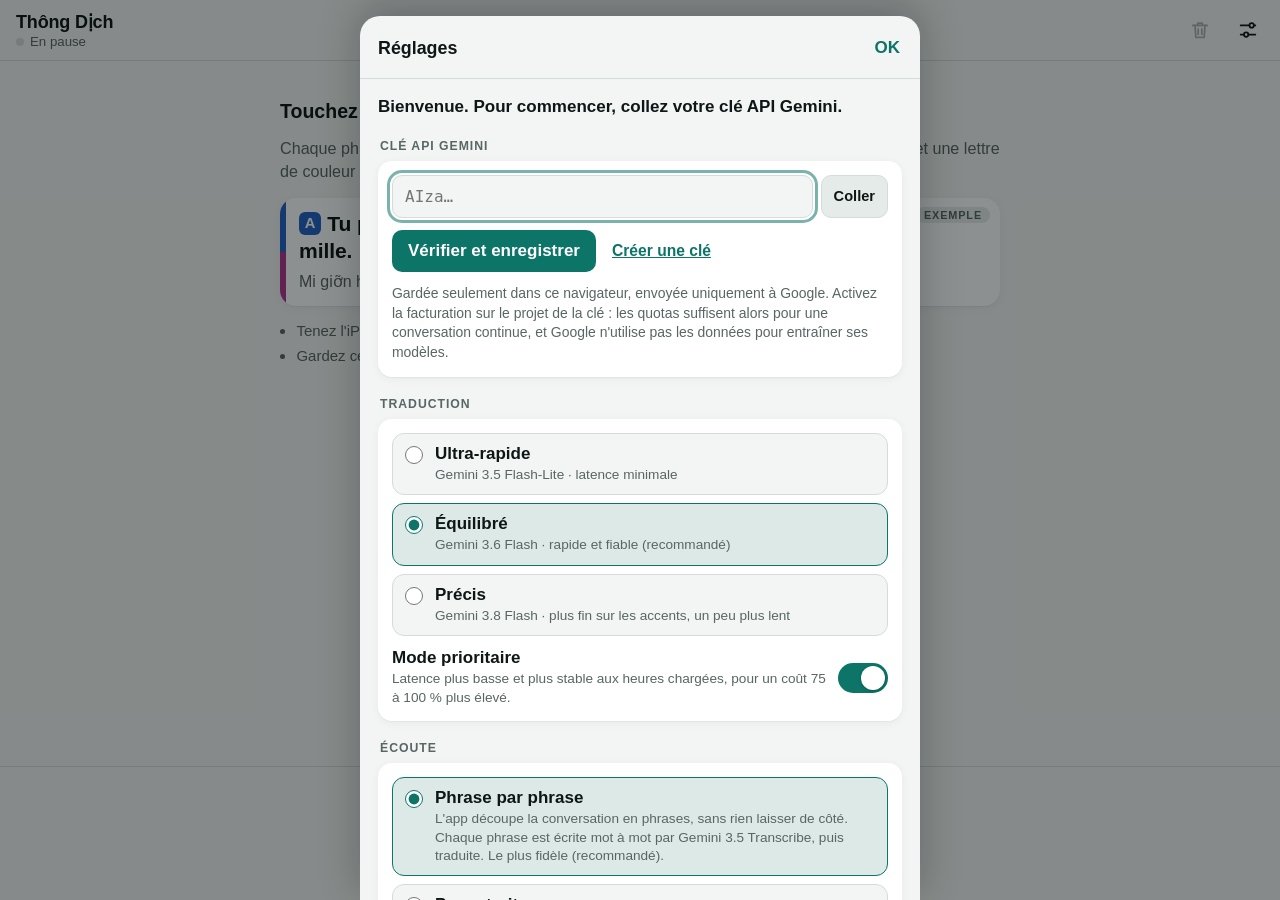
<file: index.html>
<!doctype html>
<html lang="fr">
<head>
<meta charset="utf-8">
<meta http-equiv="Content-Security-Policy" content="default-src 'none'; script-src 'sha256-i0J0Vxub9NenyXKT7gdp0qz8Z1cns3W0vZBcGZzSWgY=' 'self' blob: 'wasm-unsafe-eval' https://cdn.jsdelivr.net; style-src 'sha256-5eBryRis2RIHGa9GcDOfHjVPFv/KpFG14Dw05eIB7a0='; img-src data:; connect-src 'self' https://generativelanguage.googleapis.com wss://generativelanguage.googleapis.com https://cdn.jsdelivr.net; worker-src blob:; base-uri 'none'; form-action 'none'">
<meta name="viewport" content="width=device-width, initial-scale=1, viewport-fit=cover">
<title>Thông Dịch</title>
<meta name="description" content="Interprète en direct : vietnamien du Centre vers le français, avec Gemini.">
<meta name="theme-color" content="#f2f5f4" media="(prefers-color-scheme: light)">
<meta name="theme-color" content="#0b1211" media="(prefers-color-scheme: dark)">
<meta name="apple-mobile-web-app-capable" content="yes">
<meta name="mobile-web-app-capable" content="yes">
<meta name="apple-mobile-web-app-title" content="Thông Dịch">
<meta name="apple-mobile-web-app-status-bar-style" content="default">
<meta name="format-detection" content="telephone=no">
<link rel="apple-touch-icon" href="[data-uri]">
<link rel="icon" type="image/png" href="[data-uri]">
<style>/* Une seule colonne plein écran : en-tête, fil de la conversation, gros bouton micro en bas.
   Lisible d'un coup d'œil : traduction en grand, vietnamien en retrait. */
:root {
  --bg: #f2f5f4;
  --surface: #ffffff;
  --sunken: #e5ebe9;
  --fg: #0e1716;
  --muted: #586664;
  --hair: #d3dcd9;
  --accent: #0d7468;
  --on-accent: #ffffff;
  --live: #d6312a;
  --warn: #c2530a;
  --bad: #d6312a;
  /* Une couleur par voix (A, B, C…), lisibles sur fond clair comme sombre. */
  --v1: #2563c4;
  --v2: #b0368f;
  --v3: #8a6100;
  --v4: #1f7a4a;
  --v5: #6d45d6;
  --v6: #b4441d;
  --on-voice: #ffffff;
  --banner-bg: #fbe9e7;
  --banner-fg: #7a1a14;
  --shadow: 0 1px 1px rgba(14, 23, 22, .04), 0 2px 10px rgba(14, 23, 22, .05);
  --font: -apple-system, BlinkMacSystemFont, "SF Pro Text", "Segoe UI", Roboto, "Noto Sans", "Helvetica Neue", Arial, sans-serif;
  color-scheme: light;
}
@media (prefers-color-scheme: dark) {
  :root {
    --bg: #0b1211;
    --surface: #141d1c;
    --sunken: #1d2827;
    --fg: #e8efed;
    --muted: #97a8a4;
    --hair: #263432;
    --accent: #3cc5b1;
    --on-accent: #04211d;
    --live: #ef4a40;
    --warn: #ff8b3e;
    --bad: #ff5d52;
    --v1: #79a8ff;
    --v2: #f07fd0;
    --v3: #e8c04e;
    --v4: #5fd08f;
    --v5: #b39dff;
    --v6: #ff9a6b;
    --on-voice: #0b1211;
    --banner-bg: #3b1714;
    --banner-fg: #ffd9d5;
    --shadow: none;
    color-scheme: dark;
  }
}

[hidden] { display: none !important; }
* { box-sizing: border-box; }
html { height: 100%; font-family: var(--font); font-size: 17px; -webkit-text-size-adjust: 100%; }
/* Taille du texte réglée par l'iPhone (Réglages › Luminosité et affichage › Taille du texte). */
@supports (font: -apple-system-body) {
  html { font: -apple-system-body; font-family: var(--font); }
}
body {
  height: 100%;
  margin: 0;
  background: var(--bg);
  color: var(--fg);
  overflow: hidden;
  -webkit-tap-highlight-color: transparent;
}
button { font: inherit; color: inherit; cursor: pointer; touch-action: manipulation; }
button:focus-visible, a:focus-visible, select:focus-visible, input:focus-visible {
  outline: 3px solid color-mix(in srgb, var(--accent) 55%, transparent);
  outline-offset: 2px;
}

.app { height: 100%; display: flex; flex-direction: column; }
@supports (height: 100dvh) { .app { height: 100dvh; } }

/* En-tête */
.top {
  display: flex;
  align-items: center;
  gap: 4px;
  padding-block: calc(env(safe-area-inset-top, 0px) + 8px) 8px;
  padding-left: max(16px, env(safe-area-inset-left, 0px));
  padding-right: max(10px, env(safe-area-inset-right, 0px));
  border-bottom: 1px solid var(--hair);
  background: var(--bg);
}
.brand { flex: 1; min-width: 0; }
.brand h1 { margin: 0; font-size: 1.06rem; font-weight: 700; letter-spacing: -.01em; }
.status {
  margin: 1px 0 0;
  display: flex;
  align-items: center;
  gap: 6px;
  font-size: .78rem;
  color: var(--muted);
  min-width: 0;
}
.status span:last-child { overflow: hidden; text-overflow: ellipsis; white-space: nowrap; }
.dot { flex: none; width: 8px; height: 8px; border-radius: 50%; background: var(--hair); }
.dot.on { background: var(--live); animation: pulse 1.6s ease-in-out infinite; }
@keyframes pulse { 50% { opacity: .35; } }

.icon-btn {
  min-width: 44px;
  height: 44px;
  display: inline-flex;
  align-items: center;
  justify-content: center;
  gap: 6px;
  border: 0;
  border-radius: 12px;
  background: transparent;
  padding: 0 10px;
}
.icon-btn svg { width: 22px; height: 22px; flex: none; }
.icon-btn:disabled { opacity: .3; cursor: default; }
.icon-btn .confirm { display: none; font-size: .88rem; font-weight: 700; }
.icon-btn.armed { background: var(--live); color: #fff; }
.icon-btn.armed .confirm { display: inline; }

/* Bandeau d'erreur */
.banner {
  display: flex;
  align-items: flex-start;
  gap: 8px;
  margin: 10px max(16px, env(safe-area-inset-right, 0px)) 0 max(16px, env(safe-area-inset-left, 0px));
  padding: 10px 6px 10px 12px;
  border-radius: 12px;
  background: var(--banner-bg);
  color: var(--banner-fg);
  font-size: .88rem;
  line-height: 1.38;
}
.banner p { margin: 0; flex: 1; min-width: 0; }
.banner button { flex: none; border: 0; background: transparent; font-size: 1.25rem; line-height: 1; padding: 0 8px; }

/* Conversation */
.feed {
  flex: 1;
  min-height: 0;
  overflow-y: auto;
  overscroll-behavior: contain;
  -webkit-overflow-scrolling: touch;
  padding-block: 12px 18px;
  padding-left: max(16px, env(safe-area-inset-left, 0px));
  padding-right: max(16px, env(safe-area-inset-right, 0px));
}
.lines, .empty { max-width: 720px; margin-inline: auto; }
.lines { display: flex; flex-direction: column; gap: 10px; }

.line {
  position: relative;
  min-width: 0;
  background: var(--surface);
  border-radius: 16px;
  padding: 12px 16px 13px 19px;
  box-shadow: var(--shadow);
  overflow: hidden;
  content-visibility: auto;
  contain-intrinsic-size: auto 84px;
}
.fr {
  margin: 0;
  font-size: 1.24rem;
  line-height: 1.3;
  font-weight: 600;
  letter-spacing: -.005em;
  overflow-wrap: anywhere;
  -webkit-user-select: text;
  user-select: text;
}
.line::before { content: ""; position: absolute; top: 0; bottom: 0; left: 0; width: 6px; background: var(--stripe, transparent); }
.who {
  display: inline-block;
  min-width: 1.5em;
  margin-right: .42em;
  padding: 0 .36em;
  border-radius: 6px;
  background: var(--v1);
  color: var(--on-voice);
  font-size: .7em;
  font-weight: 800;
  line-height: 1.55;
  text-align: center;
  vertical-align: .16em;
}
.turn { display: block; }
.turn + .turn { margin-top: 4px; }
.who.v2 { background: var(--v2); }
.who.v3 { background: var(--v3); }
.who.v4 { background: var(--v4); }
.who.v5 { background: var(--v5); }
.who.v6 { background: var(--v6); }
.example::before { background: linear-gradient(var(--v1) 0 50%, var(--v2) 50% 100%); }
.fr.wait { font-size: .92rem; font-weight: 500; color: var(--muted); }
.fr.wait::after { content: " …"; animation: pulse 1.1s ease-in-out infinite; }
.vi {
  margin: 6px 0 0;
  font-size: .94rem;
  line-height: 1.38;
  color: var(--muted);
  overflow-wrap: anywhere;
  -webkit-user-select: text;
  user-select: text;
}
.fr.wait + .vi { margin-top: 4px; }
.err { display: flex; flex-wrap: wrap; align-items: center; gap: 8px 12px; }
.err p { margin: 0; flex: 1 1 14em; min-width: 0; color: var(--warn); font-size: .9rem; line-height: 1.35; }
.retry {
  border: 1px solid var(--hair);
  background: var(--sunken);
  border-radius: 999px;
  padding: 7px 15px;
  font-size: .86rem;
  font-weight: 600;
}
.note-line { margin: 2px 0; text-align: center; font-size: .78rem; color: var(--muted); }
.interim {
  max-width: 720px;
  margin: 12px auto 0;
  padding: 0 6px;
  color: var(--muted);
  font-size: .95rem;
  font-style: italic;
  line-height: 1.4;
  overflow-wrap: anywhere;
}
.interim::before {
  content: "";
  display: inline-block;
  width: 8px;
  height: 8px;
  margin-right: 8px;
  border-radius: 50%;
  background: var(--live);
  vertical-align: .08em;
  animation: pulse 1.2s ease-in-out infinite;
}

/* Écran vide */
.empty { display: grid; gap: 14px; padding-top: 3vh; }
.empty-title { margin: 0; font-size: 1.15rem; font-weight: 700; }
.empty-text { margin: 0; color: var(--muted); font-size: .95rem; line-height: 1.45; }
.example { content-visibility: visible; }
.example-tag {
  position: absolute;
  top: 9px;
  right: 10px;
  padding: 2px 8px;
  border-radius: 999px;
  background: var(--sunken);
  color: var(--muted);
  font-size: .64rem;
  font-weight: 700;
  letter-spacing: .08em;
  text-transform: uppercase;
}
.example .fr { padding-right: 72px; }
.tips { margin: 0; padding-left: 1.1em; display: grid; gap: 4px; color: var(--muted); font-size: .88rem; line-height: 1.45; }

/* Bouton micro */
.dock {
  position: relative;
  display: grid;
  justify-items: center;
  gap: 16px;
  padding-block: 12px max(12px, env(safe-area-inset-bottom, 0px));
  padding-left: max(16px, env(safe-area-inset-left, 0px));
  padding-right: max(16px, env(safe-area-inset-right, 0px));
  border-top: 1px solid var(--hair);
  background: var(--bg);
}
.mic {
  position: relative;
  width: 78px;
  height: 78px;
  display: grid;
  place-items: center;
  padding: 0;
  border: 0;
  border-radius: 50%;
  background: var(--accent);
  color: var(--on-accent);
  box-shadow: 0 6px 20px color-mix(in srgb, var(--accent) 32%, transparent);
  transition: background .15s;
}
.mic svg { position: relative; width: 32px; height: 32px; }
.mic .i-stop { display: none; }
.mic.on { background: var(--live); color: #fff; box-shadow: 0 6px 20px color-mix(in srgb, var(--live) 38%, transparent); }
.mic.on .i-mic { display: none; }
.mic.on .i-stop { display: block; }
.ring {
  position: absolute;
  inset: -7px;
  border-radius: 50%;
  border: 5px solid color-mix(in srgb, var(--live) 36%, transparent);
  opacity: 0;
  transform: scale(calc(1 + var(--lvl, 0) * .25));
  transition: transform 80ms linear, opacity .2s;
  pointer-events: none;
}
.mic.on .ring { opacity: 1; }
.hint { margin: 0; font-size: .8rem; color: var(--muted); text-align: center; }
.live-pill {
  position: absolute;
  bottom: calc(100% + 10px);
  left: 50%;
  transform: translateX(-50%);
  z-index: 5;
  border: 0;
  border-radius: 999px;
  padding: 9px 16px;
  background: var(--fg);
  color: var(--bg);
  font-size: .86rem;
  font-weight: 700;
  white-space: nowrap;
  box-shadow: 0 4px 16px rgba(0, 0, 0, .18);
}

/* Réglages */
.sheet-backdrop {
  position: fixed;
  inset: 0;
  z-index: 30;
  display: flex;
  align-items: flex-end;
  justify-content: center;
  background: rgba(4, 10, 9, .45);
}
.sheet {
  width: 100%;
  max-width: 560px;
  max-height: calc(100% - env(safe-area-inset-top, 0px) - 16px);
  display: flex;
  flex-direction: column;
  background: var(--bg);
  border-radius: 20px 20px 0 0;
  box-shadow: 0 -8px 40px rgba(0, 0, 0, .25);
  animation: rise .22s ease-out;
}
@supports (height: 100dvh) { .sheet { max-height: calc(100dvh - env(safe-area-inset-top, 0px) - 16px); } }
@keyframes rise { from { transform: translateY(28px); opacity: 0; } to { transform: none; opacity: 1; } }
.sheet-head {
  display: flex;
  align-items: center;
  justify-content: space-between;
  padding-block: 12px 10px;
  padding-left: max(18px, env(safe-area-inset-left, 0px));
  padding-right: max(10px, env(safe-area-inset-right, 0px));
  border-bottom: 1px solid var(--hair);
}
.sheet-head h2 { margin: 0; font-size: 1.05rem; }
.text-btn { border: 0; background: transparent; color: var(--accent); font-weight: 700; padding: 10px 10px; border-radius: 10px; }
.sheet-body {
  overflow-y: auto;
  overscroll-behavior: contain;
  -webkit-overflow-scrolling: touch;
  display: grid;
  gap: 20px;
  padding-block: 16px max(24px, env(safe-area-inset-bottom, 0px));
  padding-left: max(18px, env(safe-area-inset-left, 0px));
  padding-right: max(18px, env(safe-area-inset-right, 0px));
}
.welcome { margin: 0; font-size: 1rem; font-weight: 600; line-height: 1.4; }
.group { display: grid; gap: 8px; min-width: 0; }
.group h3 { margin: 0 0 0 2px; font-size: .72rem; font-weight: 700; letter-spacing: .08em; text-transform: uppercase; color: var(--muted); }
.panel { display: grid; gap: 12px; padding: 14px; border-radius: 14px; background: var(--surface); box-shadow: var(--shadow); min-width: 0; }
.field { display: flex; gap: 8px; min-width: 0; }
input[type="password"], input[type="text"], select {
  width: 100%;
  min-width: 0;
  font: inherit;
  font-size: 16px;
  padding: 11px 12px;
  border: 1px solid var(--hair);
  border-radius: 10px;
  background: var(--bg);
  color: var(--fg);
}
.field input { flex: 1; font-family: ui-monospace, "SF Mono", Menlo, Consolas, monospace; font-size: 16px; }
.small-btn {
  flex: none;
  border: 1px solid var(--hair);
  border-radius: 10px;
  background: var(--sunken);
  padding: 0 12px;
  font-size: .86rem;
  font-weight: 600;
}
.row-btns { display: flex; flex-wrap: wrap; align-items: center; gap: 10px 16px; }
.primary-btn { border: 0; border-radius: 10px; background: var(--accent); color: var(--on-accent); padding: 11px 16px; font-weight: 700; }
.row-btns a { color: var(--accent); font-weight: 600; font-size: .92rem; }
.key-status { margin: 0; font-size: .88rem; line-height: 1.35; }
.key-status:empty { display: none; }
.key-status.ok { color: var(--accent); font-weight: 600; }
.key-status.bad { color: var(--bad); }
.key-status.busy { color: var(--muted); }
.note { margin: 0; font-size: .82rem; line-height: 1.42; color: var(--muted); }
.choices { display: grid; gap: 8px; }
.choice {
  display: flex;
  align-items: flex-start;
  gap: 12px;
  padding: 10px 12px;
  border: 1.5px solid var(--hair);
  border-radius: 12px;
  background: var(--bg);
  cursor: pointer;
}
.choice:has(input:checked) { border-color: var(--accent); background: color-mix(in srgb, var(--accent) 9%, var(--bg)); }
.choice input { flex: none; width: 18px; height: 18px; margin: 2px 0 0; accent-color: var(--accent); }
.choice span { display: grid; gap: 2px; min-width: 0; }
.choice small { font-size: .8rem; line-height: 1.35; color: var(--muted); }
.toggle { position: relative; display: flex; align-items: center; gap: 12px; cursor: pointer; }
.toggle > span { flex: 1; display: grid; gap: 2px; min-width: 0; }
.toggle small { font-size: .8rem; line-height: 1.38; color: var(--muted); }
.toggle input { position: absolute; opacity: 0; width: 1px; height: 1px; }
.toggle i { flex: none; position: relative; width: 50px; height: 30px; border-radius: 999px; background: var(--hair); transition: background .2s; }
.toggle i::after {
  content: "";
  position: absolute;
  top: 3px;
  left: 3px;
  width: 24px;
  height: 24px;
  border-radius: 50%;
  background: #fff;
  box-shadow: 0 1px 3px rgba(0, 0, 0, .25);
  transition: transform .2s;
}
.toggle input:checked + i { background: var(--accent); }
.toggle input:checked + i::after { transform: translateX(20px); }
.toggle input:focus-visible + i { outline: 3px solid color-mix(in srgb, var(--accent) 55%, transparent); outline-offset: 2px; }
.slider { display: grid; gap: 4px; min-width: 0; }
.slider + .slider { padding-top: 12px; border-top: 1px solid var(--hair); }
.slider-head { display: flex; align-items: baseline; justify-content: space-between; gap: 12px; }
.slider output { font-weight: 700; color: var(--accent); font-variant-numeric: tabular-nums; }
.slider small { font-size: .8rem; line-height: 1.38; color: var(--muted); }
.slider input[type="range"] { display: block; width: 100%; height: 30px; margin: 0; accent-color: var(--accent); }
.row-btns .small-btn { padding: 8px 12px; }
.small-btn:disabled { opacity: .45; }
.tech dl { display: grid; grid-template-columns: auto 1fr; gap: 6px 14px; margin: 0; font-size: .8rem; line-height: 1.35; }
.tech dt { color: var(--muted); }
.tech dd { margin: 0; min-width: 0; overflow-wrap: anywhere; font-variant-numeric: tabular-nums; }
.version { text-align: center; }

@media (prefers-reduced-motion: reduce) {
  .dot.on, .fr.wait::after, .interim::before { animation: none; }
  .ring, .mic, .toggle i, .toggle i::after { transition: none; }
  .sheet { animation: none; }
}
</style>
</head>
<body>
<div class="app" id="app">
  <header class="top">
    <div class="brand">
      <h1>Thông Dịch</h1>
      <p class="status"><span class="dot" id="dot"></span><span id="statusText">En pause</span></p>
    </div>
    <button type="button" class="icon-btn" id="clearBtn" aria-label="Effacer la conversation" disabled>
      <svg viewBox="0 0 24 24" fill="none" stroke="currentColor" stroke-width="1.9" stroke-linecap="round" stroke-linejoin="round" aria-hidden="true"><path d="M4 7h16"/><path d="M9.5 7V4.5h5V7"/><path d="M6.5 7l1 13h9l1-13"/><path d="M10 11v5.5M14 11v5.5"/></svg>
      <span class="confirm">Effacer ?</span>
    </button>
    <button type="button" class="icon-btn" id="settingsBtn" aria-label="Réglages">
      <svg viewBox="0 0 24 24" fill="none" stroke="currentColor" stroke-width="1.9" stroke-linecap="round" aria-hidden="true"><path d="M4 7h9.5M18.5 7H20M4 17h3.5M12.5 17H20"/><circle cx="16" cy="7" r="2.4"/><circle cx="10" cy="17" r="2.4"/></svg>
    </button>
  </header>

  <div class="banner" id="banner" role="alert" hidden>
    <p id="bannerText"></p>
    <button type="button" id="bannerClose" aria-label="Fermer le message">×</button>
  </div>

  <main class="feed" id="feed" aria-label="Conversation traduite">
    <section class="empty" id="empty">
      <p class="empty-title">Touchez le micro pour écouter</p>
      <p class="empty-text">Chaque phrase entendue s'affiche ici : la traduction en grand, le vietnamien en dessous, et une lettre de couleur par personne. L'écoute continue pendant que les traductions arrivent.</p>
      <article class="line example" aria-label="Exemple de phrase traduite">
        <span class="example-tag">Exemple</span>
        <p class="fr"><span class="who v1">A</span>Tu plaisantes ? <span class="who v2">B</span>C'est deux cent mille, pas cinq cent mille.</p>
        <p class="vi" lang="vi">Mi giỡn hả? / Hai trăm chớ không phải năm trăm.</p>
      </article>
      <ul class="tips">
        <li>Tenez l'iPhone tourné vers les personnes qui parlent.</li>
        <li>Gardez cette page au premier plan : l'écran reste allumé pendant l'écoute.</li>
      </ul>
    </section>
    <div class="lines" id="lines"></div>
    <p class="interim" id="interim" lang="vi" aria-live="off" hidden></p>
  </main>

  <footer class="dock">
    <button type="button" class="live-pill" id="livePill" hidden>↓ En direct</button>
    <button type="button" class="mic" id="micBtn" aria-label="Écouter" aria-pressed="false">
      <span class="ring" aria-hidden="true"></span>
      <svg class="i-mic" viewBox="0 0 24 24" fill="none" stroke="currentColor" stroke-width="2" stroke-linecap="round" stroke-linejoin="round" aria-hidden="true"><rect x="9" y="2.5" width="6" height="11.5" rx="3"/><path d="M5 11a7 7 0 0 0 14 0"/><path d="M12 18v3.5M8.5 21.5h7"/></svg>
      <svg class="i-stop" viewBox="0 0 24 24" aria-hidden="true"><rect x="6" y="6" width="12" height="12" rx="2.5" fill="currentColor"/></svg>
    </button>
    <p class="hint" id="hint">Toucher pour écouter</p>
  </footer>
</div>

<div class="sheet-backdrop" id="sheet" hidden>
  <section class="sheet" role="dialog" aria-modal="true" aria-labelledby="sheetTitle">
    <header class="sheet-head">
      <h2 id="sheetTitle">Réglages</h2>
      <button type="button" class="text-btn" id="sheetDone">OK</button>
    </header>
    <div class="sheet-body">
      <p class="welcome" id="welcome" hidden>Bienvenue. Pour commencer, collez votre clé API Gemini.</p>

      <section class="group">
        <h3>Clé API Gemini</h3>
        <div class="panel">
          <div class="field">
            <input id="keyInput" type="password" autocomplete="off" autocapitalize="off" autocorrect="off" spellcheck="false" placeholder="AIza…" aria-label="Clé API Gemini">
            <button type="button" class="small-btn" id="pasteBtn">Coller</button>
          </div>
          <div class="row-btns">
            <button type="button" class="primary-btn" id="checkBtn">Vérifier et enregistrer</button>
            <a href="https://aistudio.google.com/apikey" target="_blank" rel="noopener noreferrer">Créer une clé</a>
          </div>
          <p class="key-status" id="keyStatus" aria-live="polite"></p>
          <p class="note">Gardée seulement dans ce navigateur, envoyée uniquement à Google. Activez la facturation sur le projet de la clé : les quotas suffisent alors pour une conversation continue, et Google n'utilise pas les données pour entraîner ses modèles.</p>
        </div>
      </section>

      <section class="group">
        <h3>Traduction</h3>
        <div class="panel">
          <div class="choices" id="modelChoices" role="radiogroup" aria-label="Modèle"></div>
          <label class="toggle">
            <span><b>Mode prioritaire</b><small>Latence plus basse et plus stable aux heures chargées, pour un coût 75 à 100 % plus élevé.</small></span>
            <input type="checkbox" id="priorityToggle"><i aria-hidden="true"></i>
          </label>
        </div>
      </section>

      <section class="group">
        <h3>Écoute</h3>
        <div class="panel">
          <div class="choices" id="engineChoices" role="radiogroup" aria-label="Mode d'écoute"></div>
          <p class="note" id="engineNote" hidden>S'applique à la prochaine écoute.</p>
        </div>
      </section>

      <section class="group" id="cutGroup">
        <h3>Découpage des phrases</h3>
        <div class="panel">
          <label class="slider" for="pauseRange">
            <span class="slider-head"><b>Fin de phrase</b><output id="pauseOut" for="pauseRange">1,0 s</output></span>
            <input type="range" id="pauseRange" min="0.3" max="2" step="0.1" aria-describedby="pauseSub">
            <small id="pauseSub">Silence après lequel la phrase part. Plus court : plus réactif, mais une phrase peut partir en deux morceaux. Quand une autre voix prend la parole, la phrase part sans attendre.</small>
          </label>
          <label class="slider" for="maxRange">
            <span class="slider-head"><b>Réplique longue</b><output id="maxOut" for="maxRange">6 s</output></span>
            <input type="range" id="maxRange" min="3" max="15" step="1" aria-describedby="maxSub">
            <small id="maxSub">Passé 6 s de parole, la phrase part à la première petite pause, au plus tard à 12 s.</small>
          </label>
          <div class="row-btns">
            <button type="button" class="small-btn" id="cutReset">Valeurs par défaut</button>
            <span class="note">S'applique tout de suite, même pendant l'écoute.</span>
          </div>
        </div>
      </section>

      <section class="group">
        <h3>Micro</h3>
        <div class="panel">
          <select id="micSelect" aria-label="Micro utilisé"></select>
          <p class="note" id="micNames" hidden>Les noms des micros apparaissent après une première écoute.</p>
          <p class="note">Le micro de l'iPhone capte bien mieux les voix autour de vous. Ceux des AirPods visent la voix de la personne qui les porte.</p>
        </div>
      </section>

      <section class="group">
        <h3>Voix</h3>
        <div class="panel">
          <label class="toggle">
            <span><b>Une couleur par personne</b><small>Les voix sont reconnues sur l'appareil, sans rien envoyer de plus (modèle de 9 Mo téléchargé une fois). Moins fiable quand plusieurs personnes parlent en même temps.</small></span>
            <input type="checkbox" id="voicesToggle"><i aria-hidden="true"></i>
          </label>
        </div>
      </section>

      <section class="group">
        <h3>Affichage</h3>
        <div class="panel">
          <label class="toggle">
            <span><b>Afficher le texte vietnamien</b></span>
            <input type="checkbox" id="viToggle"><i aria-hidden="true"></i>
          </label>
        </div>
      </section>

      <section class="group tech">
        <h3>Infos techniques</h3>
        <div class="panel"><dl id="techInfo"></dl></div>
      </section>

      <p class="note version">Sur iPhone, ajoutez la page à l'écran d'accueil (Partager › Sur l'écran d'accueil) pour l'ouvrir comme une app. · Thông Dịch web 2.5.1</p>
    </div>
  </section>
</div>
<noscript><p class="note">Activez JavaScript pour utiliser Thông Dịch.</p></noscript>
<script>// ─── Traitement du son et du texte ───────────────────────────────────────────
// Code pur, sans dépendance au navigateur. Resampler, Segmenter, Agc, Turns et Capture tournent dans
// l'AudioWorklet (thread audio) : leur source y est recopiée telle quelle, elles
// ne doivent donc rien utiliser qui soit défini en dehors d'elles.

/** Descend le flux du micro (44,1 ou 48 kHz) à 16 kHz : passe-bas 6e ordre à 7 kHz puis interpolation. */
class Resampler {
  constructor(inRate, outRate) {
    this.ratio = inRate / outRate;
    this.t = 0;
    this.prev = 0;
    this.filters = [];
    if (inRate > outRate * 1.01) {
      const fc = outRate * 0.4375;
      const qs = [0.5176, 0.7071, 1.9319];
      for (let i = 0; i < qs.length; i++) {
        const w = 2 * Math.PI * fc / inRate;
        const c = Math.cos(w);
        const a = Math.sin(w) / (2 * qs[i]);
        const a0 = 1 + a;
        this.filters.push({
          b0: (1 - c) / 2 / a0, b1: (1 - c) / a0, b2: (1 - c) / 2 / a0,
          a1: -2 * c / a0, a2: (1 - a) / a0,
          x1: 0, x2: 0, y1: 0, y2: 0
        });
      }
    }
  }

  process(input) {
    const n = input.length;
    if (!n) return new Float32Array(0);
    const x = new Float32Array(input);
    for (let f = 0; f < this.filters.length; f++) {
      const s = this.filters[f];
      let x1 = s.x1, x2 = s.x2, y1 = s.y1, y2 = s.y2;
      for (let i = 0; i < n; i++) {
        const v = x[i];
        const y = s.b0 * v + s.b1 * x1 + s.b2 * x2 - s.a1 * y1 - s.a2 * y2;
        x2 = x1; x1 = v; y2 = y1; y1 = y;
        x[i] = y;
      }
      s.x1 = x1; s.x2 = x2; s.y1 = y1; s.y2 = y2;
    }
    if (this.ratio === 1) return x;
    const out = new Float32Array(Math.ceil((n - this.t) / this.ratio) + 1);
    let k = 0;
    let t = this.t;
    while (t <= n - 1) {
      const i = Math.floor(t);
      const frac = t - i;
      const a = i < 0 ? this.prev : x[i];
      const b = i + 1 < n ? x[i + 1] : a;
      out[k++] = a + (b - a) * frac;
      t += this.ratio;
    }
    this.t = t - n;
    this.prev = x[n - 1];
    return out.subarray(0, k);
  }
}

/**
 * Découpe la parole en phrases (16 kHz mono, trames de 20 ms). Détection par énergie
 * au-dessus d'un bruit de fond adaptatif (15e percentile des 2,5 dernières secondes).
 * Portage exact de SpeechSegmenter.swift.
 */
class Segmenter {
  constructor(tuning) {
    const t = Object.assign({
      endSilence: 0.45,      // silence qui clôt une phrase
      maxSegment: 5.0,       // longueur max d'un extrait pendant un monologue
      cutSearchWindow: 1.5,  // fenêtre où chercher le point le plus calme pour couper
      preRoll: 0.4,          // audio gardé avant le début détecté (première syllabe)
      tailKeep: 0.3,         // fin de phrase gardée (particules finales prononcées bas)
      minVoiced: 0.2,        // parole effective minimale (ignore claquements, klaxons brefs)
      startMarginDB: 8,
      keepMarginDB: 5,
      absoluteFloorDB: -58,
      noiseWindow: 2.5
    }, tuning || {});
    this.t = t;
    this.N = 320;
    this.startFrames = 3;
    this.calibrationFrames = 10;
    const fd = this.N / 16000;
    this.endSilenceFrames = Math.max(1, Math.round(t.endSilence / fd));
    this.maxFrames = Math.max(20, Math.round(t.maxSegment / fd));
    this.cutWindowFrames = Math.min(this.maxFrames - 1, Math.max(1, Math.round(t.cutSearchWindow / fd)));
    this.idleCapacity = Math.max(0, Math.round(t.preRoll / fd)) + this.startFrames;
    this.tailKeepFrames = Math.max(0, Math.round(t.tailKeep / fd));
    this.minVoicedFrames = Math.max(1, Math.round(t.minVoiced / fd));
    this.historySize = Math.max(25, Math.round(t.noiseWindow / fd));

    this.buf = new Float32Array(this.N);
    this.fill = 0;
    this.history = [];
    this.cursor = 0;
    this.noiseFloor = -60;
    this.framesSeen = 0;
    this.idle = [];        // trames hors parole gardées pour le pré-roll : {f, e, v}
    this.speechRun = 0;
    this.inSpeech = false;
    this.cur = [];         // trames de la phrase en cours
    this.silenceRun = 0;
    this.peak = 0;         // niveau max (0…1) depuis la dernière lecture, pour l'interface
    this.onFrame = null;   // (parole ?, numéro de trame, niveau dB) : chaque trame, pour Turns
  }

  /** Ajoute des échantillons à 16 kHz. Renvoie les phrases terminées (Float32Array). */
  push(input) {
    const out = [];
    let i = 0;
    while (i < input.length) {
      const take = Math.min(this.N - this.fill, input.length - i);
      this.buf.set(input.subarray(i, i + take), this.fill);
      this.fill += take;
      i += take;
      if (this.fill === this.N) {
        const seg = this.frame(this.buf.slice());
        this.fill = 0;
        if (seg) out.push(seg);
      }
    }
    return out;
  }

  /** À l'arrêt : rend la phrase en cours, même incomplète. */
  flush() {
    let seg = null;
    if (this.inSpeech) {
      const end = this.cur.length - this.silenceRun + Math.min(this.silenceRun, this.tailKeepFrames);
      seg = this.make(end);
    }
    this.reset();
    this.speechRun = 0;
    this.idle = [];
    this.fill = 0;
    return seg;
  }

  frame(f) {
    let sum = 0;
    for (let k = 0; k < f.length; k++) sum += f[k] * f[k];
    const db = 20 * Math.log10(Math.max(Math.sqrt(sum / f.length), 1e-6));
    // Niveau affiché : écart au bruit de fond, pour qu'une voix lointaine fasse bouger l'anneau.
    const ui = Math.min(1, Math.max(0, (db - this.noiseFloor - 3) / 27));
    if (ui > this.peak) this.peak = ui;
    this.framesSeen++;
    this.pushHistory(db);

    // Calibration : les premières trames estiment le bruit ambiant.
    if (this.framesSeen <= this.calibrationFrames) {
      this.noiseFloor = this.percentile();
      this.pushIdle({ f: f, e: db, v: false });
      if (this.onFrame) this.onFrame(false, this.framesSeen, db);
      return null;
    }

    const t = this.t;
    const isStart = db > Math.max(this.noiseFloor + t.startMarginDB, t.absoluteFloorDB);
    const isKeep = db > Math.max(this.noiseFloor + t.keepMarginDB, t.absoluteFloorDB);
    this.noiseFloor = this.noiseFloor * 0.8 + this.percentile() * 0.2;
    if (this.onFrame) this.onFrame(isKeep, this.framesSeen, db);

    if (!this.inSpeech) {
      this.pushIdle({ f: f, e: db, v: isKeep });
      this.speechRun = isStart ? this.speechRun + 1 : 0;
      if (this.speechRun >= this.startFrames) {
        // Début de parole : la phrase démarre avec le pré-roll.
        this.inSpeech = true;
        this.cur = this.idle;
        this.idle = [];
        this.silenceRun = 0;
        this.speechRun = 0;
      }
      return null;
    }

    this.cur.push({ f: f, e: db, v: isKeep });
    this.silenceRun = isKeep ? 0 : this.silenceRun + 1;

    // Fin de phrase : assez de silence.
    if (this.silenceRun >= this.endSilenceFrames) {
      const total = this.cur.length;
      const end = total - this.silenceRun + Math.min(this.silenceRun, this.tailKeepFrames);
      const seg = this.make(end);
      // Le silence de fin sert de pré-roll à la phrase suivante.
      const keepFrom = Math.max(end, total - this.idleCapacity);
      this.idle = this.cur.slice(keepFrom);
      this.reset();
      return seg;
    }

    // Monologue trop long : coupe au point le plus calme des dernières secondes.
    if (this.cur.length >= this.maxFrames) {
      const total = this.cur.length;
      let cut = total - this.cutWindowFrames;
      for (let k = cut; k < total; k++) {
        if (this.cur[k].e < this.cur[cut].e) cut = k;
      }
      const end = cut + 1;
      const seg = this.make(end);
      this.cur = this.cur.slice(end);
      let run = 0;
      for (let k = this.cur.length - 1; k >= 0 && !this.cur[k].v; k--) run++;
      this.silenceRun = run;
      return seg;
    }
    return null;
  }

  make(count) {
    const n = Math.min(Math.max(count, 0), this.cur.length);
    let voiced = 0;
    for (let k = 0; k < n; k++) if (this.cur[k].v) voiced++;
    if (voiced < this.minVoicedFrames) return null;
    const out = new Float32Array(n * this.N);
    for (let k = 0; k < n; k++) out.set(this.cur[k].f, k * this.N);
    return out;
  }

  reset() {
    this.inSpeech = false;
    this.cur = [];
    this.silenceRun = 0;
  }

  pushIdle(fr) {
    this.idle.push(fr);
    const excess = this.idle.length - this.idleCapacity;
    if (excess > 0) this.idle.splice(0, excess);
  }

  pushHistory(db) {
    if (this.history.length < this.historySize) {
      this.history.push(db);
    } else {
      this.history[this.cursor] = db;
      this.cursor = (this.cursor + 1) % this.historySize;
    }
  }

  /** Bruit de fond = 15e percentile des niveaux récents. */
  percentile() {
    if (!this.history.length) return -60;
    const s = this.history.slice().sort(function (a, b) { return a - b; });
    const v = s[Math.floor(s.length * 15 / 100)];
    return Math.min(Math.max(v, -85), -25);
  }
}

/**
 * Gain automatique guidé par la parole, pour l'écoute continue (16 kHz, trames de 20 ms).
 * Le micro est pris brut, sans traitement d'iOS : une voix à deux ou trois mètres arrive
 * 20 à 30 dB plus bas qu'une voix collée au micro, trop bas pour que Gemini l'entende.
 * On mesure le niveau de la parole seule (trames nettement au-dessus du bruit de fond) et on
 * la ramène vers un niveau constant. Le gain ne suit que la parole et reste figé pendant les
 * silences, pour ne pas faire monter le bruit ; il baisse tout de suite sur une voix forte,
 * et un limiteur doux absorbe les attaques. Un passe-haut coupe le grondement sous ~75 Hz
 * (moteurs, vent, téléphone manipulé), qui fausserait la mesure.
 */
class Agc {
  constructor(options) {
    const o = Object.assign({
      target: -22,      // dBFS visé pour le haut de la parole (trames de 20 ms)
      maxGain: 30,      // dB au plus : voix à deux ou trois mètres
      minGain: -6,      // dB : baisse aussi une voix criée tout près du micro
      startGain: 12,    // dB avant la première parole
      rise: 0.5,        // dB par trame au moins quand le gain monte…
      riseFrac: 0.15,   // …ou cette part de l'écart : une voix lointaine est remontée en ~0,5 s
      fall: 2,          // dB par trame quand il baisse (100 dB/s)
      up: 0.25,         // suivi d'une voix plus forte (part de l'écart rattrapée par trame)
      down: 0.08,       // suivi d'une voix plus faible
      hot: -10,         // trame plus forte que ça après gain : baisse immédiate
      margin: 6,        // dB au-dessus du bruit de fond pour compter comme parole
      floor: -66,       // dBFS : en dessous, jamais de la parole
      noiseWindow: 2.5  // s : fenêtre du bruit de fond
    }, options || {});
    this.o = o;
    this.N = 320;
    this.sum = 0;
    this.n = 0;
    this.x1 = 0;
    this.y1 = 0;
    this.history = [];
    this.historySize = Math.max(25, Math.round(o.noiseWindow * 16000 / this.N));
    this.cursor = 0;
    this.level = o.target - o.startGain;   // haut de la parole, avant gain (dBFS)
    this.gainDb = o.startGain;
    this.g = Math.pow(10, o.startGain / 20);   // gain appliqué, en rampe vers gainDb
    this.step = 0;
    this.limited = 0;   // échantillons passés par le limiteur
  }

  /** Filtre et amplifie sur place ; renvoie le même tableau. */
  process(x) {
    for (let i = 0; i < x.length; i++) {
      const v = x[i] - this.x1 + 0.97 * this.y1;
      this.x1 = x[i];
      this.y1 = v;
      this.sum += v * v;
      let y = v * this.g;
      this.g += this.step;
      const a = y < 0 ? -y : y;
      if (a > 0.9) {
        y = (y < 0 ? -1 : 1) * (0.9 + 0.1 * Math.tanh((a - 0.9) / 0.1));
        this.limited++;
      }
      x[i] = y;
      if (++this.n === this.N) this.frame();
    }
    return x;
  }

  frame() {
    const o = this.o;
    const db = 10 * Math.log10(Math.max(this.sum / this.N, 1e-12));
    this.sum = 0;
    this.n = 0;
    if (this.history.length < this.historySize) this.history.push(db);
    else {
      this.history[this.cursor] = db;
      this.cursor = (this.cursor + 1) % this.historySize;
    }
    const sorted = this.history.slice().sort(function (a, b) { return a - b; });
    const noise = sorted[Math.floor(sorted.length * 15 / 100)];
    // Parole : suit vite une voix plus forte, lentement une voix plus faible.
    if (this.history.length >= 10 && db > Math.max(noise + o.margin, o.floor)) {
      this.level += (db > this.level ? o.up : o.down) * (db - this.level);
    }
    const goal = Math.min(o.maxGain, Math.max(o.minGain, o.target - this.level));
    const climb = Math.max(o.rise, o.riseFrac * (goal - this.gainDb));
    let gain = goal > this.gainDb ? Math.min(goal, this.gainDb + climb) : Math.max(goal, this.gainDb - o.fall);
    if (db + gain > o.hot) gain = Math.max(o.minGain, o.hot - db);
    this.gainDb = gain;
    this.step = (Math.pow(10, gain / 20) - this.g) / this.N;
  }
}

/**
 * Phrases de l'écoute continue : une fenêtre = une phrase ou une réplique, que Gemini transcrit
 * d'un bloc et qui est traduite d'un bloc. Elle se ferme sur une vraie pause (endSilence) ;
 * pendant un long monologue, sur la première courte pause passé softMax de parole, au plus tard
 * à hardMax. Un long silence est aussi refermé (idleMax), toujours pendant le silence.
 *
 * La parole est repérée par rapport au bruit de fond mesuré sur les 10 dernières secondes (les
 * moments les plus calmes) : après une voix forte, une réponse plus faible est entendue tout de
 * suite, au lieu d'être prise pour du silence le temps que la mesure redescende.
 */
class Turns {
  constructor(tuning) {
    this.hist = null;
    this.floor = -90;
    this.setTuning(tuning);
    this.reset(0);
  }

  /** Nouveaux réglages, sans couper la phrase en cours ni perdre la mesure du bruit de fond. */
  setTuning(tuning) {
    const t = Object.assign({
      endSilence: 1.0,   // pause qui clôt une phrase
      softMax: 6,        // passé cette durée depuis le premier mot, une courte pause suffit…
      softPause: 0.25,   // …de cette longueur
      hardMax: 12,       // durée maximale depuis le premier mot
      idleMax: 20,       // fenêtre sans parole refermée après cette durée
      minVoiced: 0.2,    // parole minimale pour qu'une fenêtre compte
      margin: 6,         // dB au-dessus du bruit de fond pour compter comme parole
      floorWindow: 10,   // s : fenêtre de mesure du bruit de fond
      absoluteFloorDB: -66
    }, tuning || {});
    const fd = 0.02;
    this.t = t;
    this.endFrames = Math.max(1, Math.round(t.endSilence / fd));
    this.softFrames = Math.max(1, Math.round(t.softMax / fd));
    this.pauseFrames = Math.max(1, Math.round(t.softPause / fd));
    this.hardFrames = Math.max(this.softFrames, Math.round(t.hardMax / fd));
    this.idleFrames = Math.max(1, Math.round(t.idleMax / fd));
    this.minVoiced = Math.max(1, Math.round(t.minVoiced / fd));
    const n = Math.max(50, Math.round(t.floorWindow / fd));
    if (!this.hist || this.hist.length !== n) {
      this.hist = new Float64Array(n);
      this.histLen = 0;
      this.histPos = 0;
    }
  }

  /** Parole dans cette trame ? (niveau en dB par rapport au bruit de fond des 10 dernières secondes) */
  isVoiced(db) {
    const h = this.hist;
    h[this.histPos] = db;
    this.histPos = (this.histPos + 1) % h.length;
    if (this.histLen < h.length) this.histLen++;
    if (this.histLen < 10) return false;
    if (this.histLen < 50 || this.histPos % 5 === 0) {
      const sorted = Array.prototype.slice.call(h, 0, this.histLen).sort(function (a, b) { return a - b; });
      this.floor = sorted[Math.floor(this.histLen * 0.05)];
    }
    return db > Math.max(this.floor + this.t.margin, this.t.absoluteFloorDB);
  }

  reset(at) {
    this.start = at;
    this.frames = 0;
    this.voiced = 0;
    this.run = 0;
    this.silence = 0;
    this.first = -1;
    this.last = -1;
    this.spoke = false;
  }

  /**
   * Trame de 20 ms finissant à `end` (position en échantillons), de niveau `db`. Rend
   * { type: 'speech' } au début de la parole, { type: 'cut' } à la fin de la fenêtre, sinon null.
   */
  frame(db, end) {
    const keep = this.isVoiced(db);
    this.lastKeep = keep;
    this.frames++;
    let event = null;
    // Une trame isolée au-dessus du bruit (claquement, klaxon bref) ne compte pas : il en faut deux de suite.
    this.run = keep ? this.run + 1 : 0;
    if (this.run >= 2) {
      if (this.first < 0) this.first = end - 640;
      this.voiced += this.run === 2 ? 2 : 1;
      this.last = end;
      this.silence = 0;
      if (!this.spoke && this.voiced >= this.minVoiced) {
        this.spoke = true;
        event = { type: 'speech', at: end };
      }
    } else {
      this.silence++;
    }
    const speech = this.voiced >= this.minVoiced;
    if (!speech) {
      // Pas encore de vraie parole : un bruit bref suivi d'une pause est oublié, et un long
      // silence est refermé (pendant le silence, donc sans couper personne).
      if (this.first >= 0 && this.silence >= this.endFrames) { this.first = -1; this.last = -1; this.voiced = 0; }
      if (this.frames >= this.idleFrames && this.silence >= this.endFrames) return this.cut(end, 'silence');
      return event;
    }
    const spoken = (end - this.first) / 320;   // trames depuis le premier mot
    if (this.silence >= this.endFrames) return this.cut(end, 'pause');
    if ((spoken >= this.softFrames && this.silence >= this.pauseFrames) || spoken >= this.hardFrames) return this.cut(end, 'longue réplique');
    return event;
  }

  /**
   * La phrase en cours est partie jusqu'à `at` sans passer par ici (autre voix repérée par
   * l'app) : la durée d'une réplique longue se compte désormais depuis `at`.
   */
  rebase(at) {
    if (!(at > this.start)) return;
    this.start = at;
    if (this.first >= 0 && this.first < at) this.first = at;
  }

  /** Ferme la fenêtre à la position `at` et en ouvre une nouvelle. */
  cut(at, why) {
    const w = {
      type: 'cut', at: at, start: this.start, first: this.first, last: this.last,
      voiced: this.voiced * 0.02, speech: this.voiced >= this.minVoiced, why: why || 'arrêt'
    };
    this.reset(at);
    return w;
  }
}

/**
 * Chaîne du micro à 16 kHz, commune à l'AudioWorklet et au mode de secours (ScriptProcessor).
 * Par extraits : rend chaque phrase découpée (« segment »). En continu : flux PCM 16 bits par
 * morceaux de 100 ms avec gain automatique, et marqueurs de fin de phrase (« cut ») placés
 * exactement entre deux morceaux. `post(message, transferts)` reçoit les messages pour l'app.
 */
class Capture {
  constructor(options, post) {
    const o = options || {};
    this.post = post;
    this.stream = !!o.stream;
    this.pos = 0;          // échantillons à 16 kHz reçus depuis le début
    this.agc = new Agc();
    this.pcm = new Int16Array(1600);
    this.fill = 0;
    this.events = [];
    this.vad = [];         // parole (1) ou non (0) de chaque trame de 20 ms depuis le dernier morceau
    this.vadEnd = 0;       // position de fin de la dernière de ces trames
    this.count = 0;
    this.retune(o.tuning, o.turns);
  }

  retune(tuning, turns) {
    const self = this;
    this.seg = new Segmenter(tuning);
    this.segBase = this.pos;
    this.seg.onFrame = function (keep, n, db) { self.frame(db, self.segBase + n * 320); };
    this.turns = new Turns(turns);
    this.turns.reset(this.pos);
  }

  frame(db, end) {
    if (!this.stream) return;
    const e = this.turns.frame(db, end);
    this.vad.push(this.turns.lastKeep ? 1 : 0);
    this.vadEnd = end;
    if (e) this.events.push(e);
  }

  /** Échantillons à 16 kHz (modifiés sur place en continu). */
  process(down) {
    const base = this.pos;
    const segs = this.seg.push(down);
    if (this.stream) {
      this.agc.process(down);
      let k = 0;
      for (let i = 0; i < down.length; i++) {
        const v = down[i] > 1 ? 1 : down[i] < -1 ? -1 : down[i];
        this.pcm[this.fill++] = v < 0 ? v * 32768 : v * 32767;
        const at = base + i + 1;
        if (this.fill === 1600) this.sendPcm(at);
        while (k < this.events.length && this.events[k].at <= at) {
          const e = this.events[k++];
          if (e.type === 'cut') this.sendPcm(at);
          this.post(e);
        }
      }
      while (k < this.events.length) this.post(this.events[k++]);
      this.events.length = 0;
    } else {
      for (const s of segs) this.post({ type: 'segment', samples: s }, [s.buffer]);
    }
    this.pos = base + down.length;
    this.count += down.length;
    if (this.count >= 800) {
      this.post({ type: 'level', v: this.seg.peak, gain: this.stream ? this.agc.gainDb : null });
      this.seg.peak = 0;
      this.count = 0;
    }
  }

  sendPcm(at) {
    if (!this.fill) return;
    let data;
    if (this.fill === this.pcm.length) {
      data = this.pcm;
      this.pcm = new Int16Array(1600);
    } else {
      data = this.pcm.slice(0, this.fill);
    }
    this.fill = 0;
    // Décisions parole / silence des trames finies depuis le morceau précédent (pour l'app).
    const vad = Uint8Array.from(this.vad);
    this.vad.length = 0;
    this.post({ type: 'pcm', data: data, end: at, vad: vad, vadEnd: this.vadEnd }, [data.buffer]);
  }

  /** Commandes de l'app : stream (continu ou extraits), flush (rendre la phrase en cours), tune. */
  command(m) {
    if (m.type === 'stream') {
      this.stream = !!m.on;
      this.turns.reset(this.pos);
      return;
    }
    if (m.type === 'tune' && this.stream) {
      // En continu : les nouveaux seuils valent tout de suite, phrase en cours comprise.
      this.turns.setTuning(m.turns);
      return;
    }
    if (m.type === 'rebase') { this.turns.rebase(m.at); return; }
    if (m.type !== 'flush' && m.type !== 'tune') return;
    if (this.stream) {
      this.sendPcm(this.pos);
      this.post(this.turns.cut(this.pos));
    } else {
      const s = this.seg.flush();
      // La trame entamée est abandonnée : on recale la position des trames suivantes.
      this.segBase = this.pos - this.seg.framesSeen * 320;
      if (s) this.post({ type: 'segment', samples: s }, [s.buffer]);
    }
    if (m.type === 'tune') this.retune(m.tuning, m.turns);
    else this.post({ type: 'flushed', id: m.id });
  }
}

/** WAV PCM 16 bits mono. Remonte les voix lointaines (gain plafonné à ×16). */
function encodeWAV(samples, rate) {
  let peak = 0;
  for (let i = 0; i < samples.length; i++) {
    const a = Math.abs(samples[i]);
    if (a > peak) peak = a;
  }
  const gain = peak > 0.0005 ? Math.min(0.89 / peak, 16) : 1;
  const n = samples.length;
  const buf = new ArrayBuffer(44 + n * 2);
  const v = new DataView(buf);
  const text = (o, s) => { for (let i = 0; i < s.length; i++) v.setUint8(o + i, s.charCodeAt(i)); };
  text(0, 'RIFF'); v.setUint32(4, 36 + n * 2, true); text(8, 'WAVE');
  text(12, 'fmt '); v.setUint32(16, 16, true); v.setUint16(20, 1, true); v.setUint16(22, 1, true);
  v.setUint32(24, rate, true); v.setUint32(28, rate * 2, true); v.setUint16(32, 2, true); v.setUint16(34, 16, true);
  text(36, 'data'); v.setUint32(40, n * 2, true);
  for (let i = 0; i < n; i++) {
    const s = Math.max(-1, Math.min(1, samples[i] * gain));
    v.setInt16(44 + i * 2, Math.round(s * 32767), true);
  }
  return new Uint8Array(buf);
}

function toBase64(bytes) {
  if (typeof bytes.toBase64 === 'function') return bytes.toBase64();
  let bin = '';
  for (let i = 0; i < bytes.length; i += 0x8000) {
    bin += String.fromCharCode.apply(null, bytes.subarray(i, i + 0x8000));
  }
  return btoa(bin);
}

/** Vide ou seulement de la ponctuation (« - », « […] », « … »). */
function isBlank(text) {
  return /^[\s\-–—.…\[\]()?]*$/.test(text || '');
}

/** Aucune parole : vide, ponctuation, ou seulement des bruits notés entre crochets ou parenthèses ([vỗ tay], (cười)…). */
function isNoiseOnly(text) {
  return isBlank(String(text || '').replace(/\[[^\]]*\]|\([^)]*\)/g, ' '));
}

/** Lit « VI: … / FR: … / TON: … », y compris une réponse partielle pendant le streaming. */
function parseResponse(raw) {
  const label = (name, line) => {
    if (line.length < name.length || line.slice(0, name.length).toUpperCase() !== name) return null;
    const rest = line.slice(name.length).replace(/^ +/, '');
    if (rest[0] !== ':' && rest[0] !== '：') return null;
    return rest.slice(1).trim();
  };
  let field = null;
  const vi = [], fr = [];
  let tone = '';
  for (const rawLine of String(raw || '').split(/\r\n|[\n\r\u2028\u2029\u0085\v\f]/)) {
    const line = rawLine.split('**').join('').trim();
    let value;
    if ((value = label('VI', line)) !== null) { field = 'vi'; vi.push(value); }
    else if ((value = label('FR', line)) !== null) { field = 'fr'; fr.push(value); }
    else if ((value = label('TON', line)) !== null) { field = 'ton'; tone += value; }
    else if (line) {
      if (field === 'vi') vi.push(line);
      else if (field === 'fr') fr.push(line);
    }
  }
  const join = (parts) => parts.filter(Boolean).join(' ').trim();
  const digit = tone.match(/\d/);
  const value = digit ? Number(digit[0]) : NaN;
  return { vi: join(vi), fr: join(fr), tone: value >= 0 && value <= 3 ? value : null };
}

if (typeof module !== 'undefined') {
  module.exports = { Resampler, Segmenter, Agc, Turns, Capture, encodeWAV, toBase64, isBlank, isNoiseOnly, parseResponse };
}

// ─── Reconnaissance des voix ─────────────────────────────────────────────────
// Chaque phrase captée donne une « empreinte vocale » (CAM++, calculée sur l'iPhone dans
// un worker). Les empreintes proches sont regroupées : une voix = une couleur.
// Fbank est recopiée dans le worker : elle ne doit rien utiliser de défini ailleurs.

/** Bancs de filtres mel 80 bandes, compatibles Kaldi (25 ms / 10 ms, fenêtre de Povey). */
class Fbank {
  constructor() {
    this.len = 400;
    this.shift = 160;
    this.nfft = 512;
    this.bins = 80;
    const win = new Float64Array(this.len);
    for (let i = 0; i < this.len; i++) win[i] = Math.pow(0.5 - 0.5 * Math.cos(2 * Math.PI * i / (this.len - 1)), 0.85);
    this.win = win;
    // Filtres triangulaires sur l'échelle mel de Kaldi, de 20 Hz à 7 600 Hz.
    const mel = (f) => 1127 * Math.log(1 + f / 700);
    const lo = mel(20), hi = mel(16000 / 2 - 400), delta = (hi - lo) / (this.bins + 1);
    const half = this.nfft / 2, width = 16000 / this.nfft;
    this.banks = [];
    for (let b = 0; b < this.bins; b++) {
      const left = lo + b * delta, center = left + delta, right = center + delta;
      const w = [];
      let first = -1;
      for (let k = 0; k < half; k++) {
        const m = mel(width * k);
        if (m > left && m < right) {
          if (first < 0) first = k;
          w.push(m <= center ? (m - left) / (center - left) : (right - m) / (right - center));
        }
      }
      this.banks.push({ first, w: Float64Array.from(w) });
    }
    // Tables de la FFT 512 points.
    this.cos = new Float64Array(half);
    this.sin = new Float64Array(half);
    for (let i = 0; i < half; i++) { this.cos[i] = Math.cos(2 * Math.PI * i / this.nfft); this.sin[i] = Math.sin(2 * Math.PI * i / this.nfft); }
    this.rev = new Uint16Array(this.nfft);
    const bits = Math.log2(this.nfft);
    for (let i = 0; i < this.nfft; i++) {
      let r = 0;
      for (let j = 0; j < bits; j++) r = (r << 1) | ((i >> j) & 1);
      this.rev[i] = r;
    }
  }

  /** Log-mel bruts, Float32Array de T × 80 (10 ms par trame). */
  compute(x) {
    const n = x.length;
    if (n < this.len) return { data: new Float32Array(0), frames: 0 };
    const frames = 1 + Math.floor((n - this.len) / this.shift);
    const out = new Float32Array(frames * this.bins);
    const re = new Float64Array(this.nfft), im = new Float64Array(this.nfft);
    const frame = new Float64Array(this.len);
    const power = new Float64Array(this.nfft / 2 + 1);
    for (let f = 0; f < frames; f++) {
      const off = f * this.shift;
      let dc = 0;
      for (let i = 0; i < this.len; i++) { frame[i] = x[off + i]; dc += frame[i]; }
      dc /= this.len;
      for (let i = 0; i < this.len; i++) frame[i] -= dc;
      for (let i = this.len - 1; i > 0; i--) frame[i] -= 0.97 * frame[i - 1];
      frame[0] -= 0.97 * frame[0];
      re.fill(0); im.fill(0);
      for (let i = 0; i < this.len; i++) re[this.rev[i]] = frame[i] * this.win[i];
      for (let size = 2; size <= this.nfft; size <<= 1) {
        const halfSize = size >> 1, step = this.nfft / size;
        for (let start = 0; start < this.nfft; start += size) {
          for (let j = 0; j < halfSize; j++) {
            const c = this.cos[j * step], s = -this.sin[j * step];
            const a = start + j, b = a + halfSize;
            const tr = re[b] * c - im[b] * s, ti = re[b] * s + im[b] * c;
            re[b] = re[a] - tr; im[b] = im[a] - ti;
            re[a] += tr; im[a] += ti;
          }
        }
      }
      for (let k = 0; k <= this.nfft / 2; k++) power[k] = re[k] * re[k] + im[k] * im[k];
      for (let b = 0; b < this.bins; b++) {
        const bank = this.banks[b];
        let e = 0;
        for (let k = 0; k < bank.w.length; k++) e += bank.w[k] * power[bank.first + k];
        out[f * this.bins + b] = Math.log(Math.max(e, 1.1920929e-7));
      }
    }
    return { data: out, frames };
  }

  /**
   * Découpe un extrait en fenêtres de 1,5 s (pas de 0,75 s), moyenne retirée dans chaque
   * fenêtre, prêtes à passer ensemble dans le modèle : {data, n, frames, spans:[[début, fin] en s]}.
   * Les fenêtres presque silencieuses sont écartées.
   */
  windows(x) {
    const { data, frames } = this.compute(x);
    if (frames < 50) return { data: new Float32Array(0), n: 0, frames: 0, spans: [] };
    const W = Math.min(150, frames), hop = 75, B = this.bins;
    const starts = [];
    for (let s = 0; s + W <= frames; s += hop) starts.push(s);
    if (starts[starts.length - 1] + W < frames) starts.push(frames - W);
    // Énergie de chaque fenêtre (moyenne des log-mel) pour écarter les passages sans voix.
    const level = starts.map((s) => {
      let sum = 0;
      for (let f = s; f < s + W; f++) for (let b = 0; b < B; b++) sum += data[f * B + b];
      return sum / (W * B);
    });
    const top = Math.max.apply(null, level);
    const keep = starts.filter((s, i) => level[i] > top - 3);
    const out = new Float32Array(keep.length * W * B);
    const mean = new Float64Array(B);
    keep.forEach((s, i) => {
      mean.fill(0);
      for (let f = s; f < s + W; f++) for (let b = 0; b < B; b++) mean[b] += data[f * B + b];
      for (let b = 0; b < B; b++) mean[b] /= W;
      for (let f = 0; f < W; f++) for (let b = 0; b < B; b++) out[(i * W + f) * B + b] = data[(s + f) * B + b] - mean[b];
    });
    return { data: out, n: keep.length, frames: W, spans: keep.map((s) => [s / 100, (s + W) / 100]) };
  }
}

/** Garde la partie parlée d'un extrait (coupe le silence au début et à la fin). */
function voicedPart(x) {
  const hop = 160, n = Math.floor(x.length / hop);
  if (n < 3) return x;
  const db = new Float64Array(n);
  let max = -200;
  for (let i = 0; i < n; i++) {
    let s = 0;
    for (let k = i * hop; k < (i + 1) * hop; k++) s += x[k] * x[k];
    db[i] = 10 * Math.log10(s / hop + 1e-12);
    if (db[i] > max) max = db[i];
  }
  let a = 0, b = n - 1;
  while (a < n && db[a] < max - 35) a++;
  while (b > a && db[b] < max - 35) b--;
  const from = Math.max(0, (a - 10) * hop), to = Math.min(x.length, (b + 11) * hop);
  return x.subarray(from, to);
}

/**
 * Regroupement en ligne : chaque fenêtre de 1,5 s rejoint la voix la plus proche si elle
 * lui ressemble assez. Une nouvelle voix naît quand au moins deux fenêtres se ressemblent
 * entre elles sans ressembler à aucune voix connue (une fenêtre isolée reste sans couleur).
 * Les voix devenues trop proches sont fusionnées.
 */
class VoiceClusters {
  constructor(options) {
    this.o = Object.assign({ join: 0.4, margin: 0.35, pair: 0.45, merge: 0.55, max: 6 }, options || {});
    this.list = [];
    this.pending = [];   // fenêtres orphelines récentes, candidates à une nouvelle voix
    this.nextId = 1;
  }

  static dot(a, b) {
    let s = 0;
    for (let i = 0; i < a.length; i++) s += a[i] * b[i];
    return s;
  }

  static normalize(v) {
    let n = 0;
    for (let i = 0; i < v.length; i++) n += v[i] * v[i];
    n = Math.sqrt(n) || 1;
    const out = new Float32Array(v.length);
    for (let i = 0; i < v.length; i++) out[i] = v[i] / n;
    return out;
  }

  best(e) {
    let best = null, score = -1;
    for (const c of this.list) {
      const s = VoiceClusters.dot(e, c.centroid);
      if (s > score) { score = s; best = c; }
    }
    return { best, score };
  }

  /**
   * Seuil d'une voix : plus ses fenêtres se ressemblent entre elles (voix nette, peu de
   * bruit), plus il faut lui ressembler pour la rejoindre. |somme| / nombre = similarité
   * moyenne des fenêtres à leur centre.
   */
  threshold(c) {
    if (c.weight < 3) return this.o.join;
    let n = 0;
    for (let i = 0; i < c.sum.length; i++) n += c.sum[i] * c.sum[i];
    return Math.max(this.o.join, Math.sqrt(n) / c.weight - this.o.margin);
  }

  /** Une voix par fenêtre (identifiant ou null), dans l'ordre des fenêtres. */
  assign(embeddings) {
    const ids = [];
    const fresh = [];
    for (const raw of embeddings) {
      const e = VoiceClusters.normalize(raw);
      const { best, score } = this.best(e);
      if (best && score >= this.threshold(best)) {
        this.add(best, e);
        ids.push(best.id);
      } else {
        ids.push(null);
        fresh.push({ e, index: ids.length - 1 });
      }
    }
    // Fenêtres orphelines : une nouvelle voix si deux d'entre elles se ressemblent.
    const pool = this.pending.concat(fresh.map((f) => ({ e: f.e, index: f.index, current: true })));
    for (let i = 0; i < pool.length && this.list.length < this.o.max; i++) {
      if (pool[i].used) continue;
      const group = [pool[i]];
      for (let j = i + 1; j < pool.length; j++) {
        if (!pool[j].used && VoiceClusters.dot(pool[i].e, pool[j].e) >= this.o.pair) group.push(pool[j]);
      }
      if (group.length < 2) continue;
      const c = { id: this.nextId++, sum: new Float32Array(pool[i].e.length), weight: 0, centroid: pool[i].e };
      for (const g of group) {
        this.add(c, g.e);
        g.used = true;
        if (g.current) ids[g.index] = c.id;
      }
      this.list.push(c);
    }
    // Les orphelines restantes attendent (les 8 plus récentes).
    this.pending = pool.filter((p) => !p.used).map((p) => ({ e: p.e })).slice(-8);
    return ids;
  }

  add(c, e) {
    for (let i = 0; i < e.length; i++) c.sum[i] += e[i];
    c.weight++;
    c.centroid = VoiceClusters.normalize(c.sum);
  }

  /** Fusionne les voix devenues trop proches. Renvoie {ancien id: id gardé}. */
  mergeClose() {
    const merged = {};
    for (;;) {
      let pair = null, score = this.o.merge;
      for (let i = 0; i < this.list.length; i++) {
        for (let j = i + 1; j < this.list.length; j++) {
          const s = VoiceClusters.dot(this.list[i].centroid, this.list[j].centroid);
          if (s > score) { score = s; pair = [this.list[i], this.list[j]]; }
        }
      }
      if (!pair) break;
      const [keep, drop] = pair[0].id < pair[1].id ? pair : [pair[1], pair[0]];
      for (let i = 0; i < keep.sum.length; i++) keep.sum[i] += drop.sum[i];
      keep.weight += drop.weight;
      keep.centroid = VoiceClusters.normalize(keep.sum);
      this.list = this.list.filter((c) => c !== drop);
      merged[drop.id] = keep.id;
      for (const k of Object.keys(merged)) if (merged[k] === drop.id) merged[k] = keep.id;
    }
    return merged;
  }

  reset() {
    this.list = [];
    this.pending = [];
    this.nextId = 1;
  }
}

/** Suite des voix d'une phrase : [A, A, null, B, B] → [A, B]. */
function voiceRuns(ids) {
  const runs = [];
  for (const id of ids) if (id !== null && runs[runs.length - 1] !== id) runs.push(id);
  return runs;
}

/**
 * Tours de parole d'une phrase : on coupe là où la voix change, au point le plus calme entre les
 * deux voix, pour traduire chaque personne à part. Un tour d'une seule fenêtre (≈ 1,5 s : « ừ »,
 * « dạ ») reste avec ses voisins, et aucune partie ne fait moins d'une seconde.
 * ids : voix de chaque fenêtre (null = inconnue) ; spans : [début, fin] de chaque fenêtre, en
 * échantillons de x. Rend [{a, b, ids}] : une seule partie s'il n'y a rien à couper.
 */
function speakerParts(x, ids, spans, rate) {
  const whole = [{ a: 0, b: x.length, ids: ids.slice() }];
  if (ids.length < 4 || spans.length !== ids.length) return whole;
  // Suites de fenêtres de la même voix ; une fenêtre inconnue suit le tour en cours.
  const runs = [];
  ids.forEach((id, i) => {
    const last = runs[runs.length - 1];
    if (last && (id === null || id === last.id)) last.idx.push(i);
    else if (id !== null) runs.push({ id, idx: [i] });
  });
  const count = (r) => r.idx.filter((i) => ids[i] === r.id).length;
  const turns = [];
  for (const r of runs) {
    const prev = turns[turns.length - 1];
    if (prev && (prev.id === r.id || count(r) < 2)) prev.idx.push(...r.idx);
    else turns.push({ id: r.id, idx: r.idx.slice() });
  }
  if (turns.length > 1 && count(turns[0]) < 2) {
    turns[1].idx = turns[0].idx.concat(turns[1].idx);
    turns.shift();
  }
  if (turns.length < 2) return whole;
  const center = (i) => (spans[i][0] + spans[i][1]) / 2;
  const bounds = [0];
  for (let k = 0; k + 1 < turns.length; k++) {
    const own = (t) => t.idx.filter((i) => ids[i] === t.id);
    const c0 = center(Math.max.apply(null, own(turns[k]))), c1 = center(Math.min.apply(null, own(turns[k + 1])));
    const lo = Math.max(0, Math.min(c0, c1) - 0.25 * rate), hi = Math.min(x.length, Math.max(c0, c1) + 0.25 * rate);
    bounds.push(quietest(x, lo, hi));
  }
  bounds.push(x.length);
  // Une partie de moins d'une seconde rejoint sa voisine la plus courte (la coupe est retirée).
  for (let k = 0; bounds.length > 2 && k + 1 < bounds.length;) {
    if (bounds[k + 1] - bounds[k] >= rate) { k++; continue; }
    const last = bounds.length - 2;
    const drop = k === 0 ? 1 : k === last ? k : (bounds[k] - bounds[k - 1] <= bounds[k + 2] - bounds[k + 1] ? k : k + 1);
    bounds.splice(drop, 1);
    k = 0;
  }
  if (bounds.length <= 2) return whole;
  const parts = [];
  for (let k = 0; k + 1 < bounds.length; k++) {
    const a = bounds[k], b = bounds[k + 1];
    const own = ids.filter((id, i) => center(i) >= a && center(i) < b);
    // Voix principale de la partie (les fenêtres à cheval sur la coupe portent parfois la voisine).
    const tally = new Map();
    for (const id of own) if (id !== null) tally.set(id, (tally.get(id) || 0) + 1);
    let main = null, most = 0, known = 0;
    for (const [id, n] of tally) { known += n; if (n > most) { most = n; main = id; } }
    parts.push({ a, b, ids: main !== null && most >= 0.6 * known ? [main] : own });
  }
  return parts;
}

/** Milieu de la tranche de 20 ms la plus calme entre lo et hi (échantillons à 16 kHz). */
function quietest(x, lo, hi) {
  let best = Math.round((lo + hi) / 2), min = Infinity;
  for (let s = Math.round(lo); s + 320 <= hi; s += 160) {
    let e = 0;
    for (let k = s; k < s + 320; k++) e += x[k] * x[k];
    if (e < min) { min = e; best = s + 160; }
  }
  return best;
}

/**
 * Changement de voix en cours de phrase, d'après les empreintes des fenêtres de 1,5 s calculées
 * au fil de l'écoute (list : {c: centre en échantillons, e: empreinte normalisée}, depuis le début
 * de la phrase). La voix du début est celle des premières fenêtres ; on cherche la première paire
 * de fenêtres qui se ressemblent entre elles et nettement pas à ce début. Rend {lo, hi} : la zone
 * où chercher le point de coupe (la fenêtre d'avant peut mêler les deux voix), ou null.
 */
function speakerChange(list, rate) {
  const n = list.length;
  if (n < 4) return null;
  const dot = VoiceClusters.dot;
  const mean = (items) => {
    const sum = new Float32Array(items[0].e.length);
    for (const it of items) for (let i = 0; i < sum.length; i++) sum[i] += it.e[i];
    return VoiceClusters.normalize(sum);
  };
  const head = dot(list[0].e, list[1].e) >= 0.5 ? list.slice(0, 2) : list.slice(0, 3);
  const start = mean(head);
  // Voix déjà reconnues (identifiants de VoiceClusters, seuils adaptés à chaque voix) : deux
  // fenêtres d'une autre voix que celle du début suffisent, même si les deux voix se ressemblent.
  const startId = head[0].id !== undefined && head[0].id !== null && head.every((h) => h.id === head[0].id) ? head[0].id : null;
  const lastId = list[n - 1].id;
  if (startId !== null && lastId !== undefined && lastId !== null && lastId !== startId && list[n - 2].id === lastId) {
    let j = head.length;
    while (j < n - 1 && list[j].id !== lastId) j++;
    return { lo: list[j - 1].c - 0.25 * rate, hi: list[j].c + 0.25 * rate };
  }
  for (let k = head.length; k + 1 < n; k++) {
    if (dot(list[k].e, list[k + 1].e) < 0.5) continue;
    const next = mean([list[k], list[k + 1]]);
    if (dot(start, next) >= 0.4) continue;
    // Point de bascule : la première fenêtre plus proche de la nouvelle voix que de celle du début
    // (la détection peut arriver une fenêtre trop tard quand les deux voix se ressemblent un peu).
    let j = head.length;
    while (j < k && dot(list[j].e, start) >= dot(list[j].e, next)) j++;
    return { lo: list[j - 1].c - 0.25 * rate, hi: list[j].c + 0.25 * rate };
  }
  return null;
}

if (typeof module !== 'undefined') {
  module.exports = { Fbank, voicedPart, VoiceClusters, voiceRuns, speakerParts, quietest, speakerChange };
}

// ─── Thông Dịch : interprète vietnamien (Centre) → français ──────────────────
// L'écoute et la traduction sont indépendantes : le découpage en phrases tourne sur
// le thread audio (AudioWorklet) et chaque phrase part aussitôt vers Gemini, en
// parallèle des précédentes. Rien n'est perdu pendant qu'une traduction est en cours.

const PROMPT = "Tu es traducteur vietnamien → français. Tu reçois un court extrait audio capté par le micro d'un téléphone : des gens qui parlent autour, avec l'accent du Sud (Saigon), du Centre ou du Nord, souvent à plusieurs et avec du bruit.\n\nC'est une conversation orale : des personnes présentes qui se parlent entre elles, de vive voix (récit, discussion, dispute), pas un texte écrit. Chaque phrase répond souvent à la précédente ou s'adresse à quelqu'un de présent.\n\nTa seule tâche : transcrire ce qui est dit, puis le traduire fidèlement. Tu ne juges pas, tu n'interprètes ni les intentions ni les émotions, tu ne commentes pas.\n\nLIGNE VI (transcription)\n- Vietnamien avec diacritiques, tel que prononcé, en gardant les mots régionaux et familiers.\n- Plusieurs personnes : sépare les répliques par « / ». Si elles parlent en même temps, transcris d'abord la voix la plus claire ; un passage trop mêlé pour être compris devient […], sans fondre les phrases ensemble.\n- Passage inaudible : […]. N'invente jamais rien.\n- Léa : prénom d'une personne présente (une Française), prononcé « Lia ». Écris-le « Léa » (« Lia ơi », « con Lia », « chị Lia »…), jamais comme un mot vietnamien (lìa…).\n- Ignore les bruits, les rires, les applaudissements et la musique : ne les note pas.\n- Ignore aussi ce qui est dit en anglais ou en français : ne le transcris pas et ne le traduis pas.\n\nLIGNE FR (traduction)\n- Traduis exactement ce qui est dit : même sens, même niveau de langue, ni plus ni moins. En français parlé, courant et naturel, comme on le dirait à l'oral, sans mot à mot ni tournure écrite.\n- « Léa » reste « Léa » : c'est un prénom, ne le traduis pas.\n- N'ajoute ni émotion, ni intensité, ni exclamation, ni juron absents des mots prononcés. Une phrase neutre reste neutre, même dite fort ou vite : ne déduis aucune humeur du volume, du débit ou de l'accent.\n- Les particules finales (nè, nha, hen, nhen, mà, hỉ, hè, tề, nờ, nghe, à, hả, ơi…) sont des marques ordinaires de l'oral : elles n'indiquent ni agacement ni agressivité.\n- Tao/mày (tau/mi au Centre) sont des pronoms familiers ordinaires entre amis, en famille ou entre égaux : traduis-les par « je » et « tu », sans y voir d'hostilité. Anh, em, chị, cô, chú, bác, ông, bà, o, mệ : tu ou vous selon la relation ; ổng, bả, ảnh, chỉ, nó, hắn : il ou elle.\n- Une insulte ou une menace dite avec des mots explicites se traduit telle quelle, sans l'adoucir ni l'amplifier.\n- Chiffres, sommes, heures, lieux, noms : exacts. Argent à l'oral, les milliers sont souvent sous-entendus (« hai trăm » = 200 000 đ, « năm chục » = 50 000 đ) ; argot : « xị » ou « lít » = 100 000 đ, « củ » = 1 000 000 đ.\n- Passage ambigu : donne la lecture la plus probable suivie de (?).\n- L'extrait peut commencer ou finir au milieu d'une phrase : traduis le fragment tel quel, sans le compléter.\n- Autre langue que le vietnamien, l'anglais ou le français : transcris-la et traduis-la quand même en français.\n- Le contexte précédent, s'il est fourni, sert à comprendre de quoi on parle, qui s'adresse à qui, et à lever les ambiguïtés : ne le retraduis pas.\n\nPARLER DU SUD (Saigon)\n- Les tons hỏi et ngã se confondent ; v, d et gi se prononcent souvent comme un « y » : déduis le mot du contexte.\n- Mots fréquents : hông, hổng = không ; dzậy = vậy ; dzô, vô = vào ; dìa = về ; nè = này (« tiens », « regarde ») ; hồi sáng = sáng nay ; hồi nãy = lúc nãy ; bữa nay = hôm nay ; mắc = đắt ; mắc cười = buồn cười ; xài = dùng, tiêu ; kêu = gọi ; tụi = bọn ; ổng, bả, ảnh, chỉ = ông ấy, bà ấy, anh ấy, chị ấy ; bển = bên đó ; chén = bát ; muỗng = thìa ; trái = quả ; heo = lợn ; nhậu = boire entre amis ; « cái quần (què) » = rejet moqueur (« mon œil », « n'importe quoi »).\n\nPARLERS DU CENTRE (Huế, Quảng Trị, Quảng Bình, Nghệ An, Hà Tĩnh, Đà Nẵng, Quảng Nam, Quảng Ngãi, Bình Định)\n- Les tons hỏi, ngã et nặng se confondent souvent : déduis le mot du contexte.\n- Mots fréquents : mô = đâu, tê = kia, ni = này, nớ = đó, răng = sao, rứa = vậy/thế, ri = thế này, chi = gì, chừ = bây giờ, mần = làm, nỏ = không, ưng = thích, tau = tao, mi = mày, hắn = nó, bọn bay = chúng mày, mạ = mẹ, o = cô, mệ = bà, eng = anh, ả = chị, nác = nước, trốc = đầu, chộ = thấy, nhởi = chơi, bổ = ngã, đọi = bát.\n- Accent quảng (Đà Nẵng, Quảng Nam) : voyelles déformées (« Quảng Nôm » = Quảng Nam).\n\nFORMAT STRICT : deux lignes, rien d'autre, pas de markdown.\nVI: <transcription>\nFR: <traduction>\n\nAucune parole vietnamienne intelligible (bruit, rires, applaudissements, musique, silence, ou seulement de l'anglais ou du français) : réponds uniquement par la ligne VI: -";

const MODELS = [
  { id: 'gemini-3.5-flash-lite', title: 'Ultra-rapide', sub: 'Gemini 3.5 Flash-Lite · latence minimale', thinking: 'minimal' },
  { id: 'gemini-3.6-flash', title: 'Équilibré', sub: 'Gemini 3.6 Flash · rapide et fiable (recommandé)', thinking: 'minimal' },
  { id: 'gemini-3.8-flash', title: 'Précis', sub: 'Gemini 3.8 Flash · plus fin sur les accents, un peu plus lent', thinking: 'low' }
];
const DEFAULT_MODEL = 'gemini-3.6-flash';
const API = 'https://generativelanguage.googleapis.com/v1beta';
const FORCE_SCRIPT_PROCESSOR = /[?&]audio=script\b/.test(location.search);

// ─── Réglages (gardés dans ce navigateur seulement) ──────────────────────────
const store = {
  get(key, fallback) {
    try {
      const raw = localStorage.getItem('td.' + key);
      return raw === null ? fallback : JSON.parse(raw);
    } catch (e) { return fallback; }
  },
  set(key, value) {
    try { localStorage.setItem('td.' + key, JSON.stringify(value)); } catch (e) { /* stockage indisponible */ }
  }
};

// Découpage des phrases (réglettes). L'ancien choix « Rapide » donne ses valeurs de départ.
const CUT_DEFAULTS = { pause: 1.0, maxLen: 6 };
const wasFast = store.get('cut', 'complete') === 'fast';
const S = {
  apiKey: store.get('apiKey', ''),
  model: store.get('model', DEFAULT_MODEL),
  priority: store.get('priority', true),
  showVi: store.get('showVi', true),
  pause: store.get('pause', wasFast ? 0.6 : CUT_DEFAULTS.pause),
  maxLen: store.get('maxLen', wasFast ? 4 : CUT_DEFAULTS.maxLen),
  listen: store.get('listen', 'phrases'),
  micId: store.get('micId', ''),
  micLabel: store.get('micLabel', ''),
  voices: store.get('voices', true)
};
if (!MODELS.some((m) => m.id === S.model)) S.model = DEFAULT_MODEL;
const clampNum = (v, lo, hi, def) => (typeof v === 'number' && isFinite(v) ? Math.min(hi, Math.max(lo, v)) : def);
S.pause = Math.round(clampNum(S.pause, 0.3, 2, CUT_DEFAULTS.pause) * 10) / 10;
S.maxLen = Math.round(clampNum(S.maxLen, 3, 15, CUT_DEFAULTS.maxLen));
function save(key, value) { S[key] = value; store.set(key, value); }

function userText(all) {
  const context = all.filter((c) => c.fr);
  if (!context.length) return "Transcris et traduis l'extrait audio suivant.";
  const recent = context.map((c) => 'VI: ' + c.vi + '\nFR: ' + c.fr).join('\n');
  return 'Contexte récent (pour comprendre de quoi on parle, ne pas retraduire) :\n' + recent +
    "\n\nTranscris et traduis l'extrait audio suivant.";
}

// ─── Client Gemini ───────────────────────────────────────────────────────────
// Un seul appel par phrase : l'audio part avec la consigne, Gemini renvoie en streaming
// la transcription puis la traduction. Si l'API refuse un paramètre optionnel, on passe
// à une configuration plus simple (une seule fois, avant le premier succès).
const CONFIGS = [
  { api: 'interactions', tier: true, safety: true, thinking: true, label: 'Interactions API' },
  { api: 'interactions', tier: false, safety: true, thinking: true, label: 'Interactions API (sans mode prioritaire)' },
  { api: 'interactions', tier: false, safety: false, thinking: true, label: 'Interactions API (simplifiée)' },
  { api: 'generate', tier: false, safety: true, thinking: true, label: 'generateContent' },
  { api: 'generate', tier: false, safety: false, thinking: false, label: 'generateContent (simplifiée)' }
];
let cfgIndex = 0;
const tech = { note: '', mode: '', rate: 0, gain: null, asr: null, ttfb: null, total: null, probe: null };

class GemError extends Error {
  constructor(kind, message, status) {
    super(message || kind);
    this.kind = kind;       // http | stream | empty | network | timeout
    this.status = status || 0;
    this.quota = null;      // limite atteinte (429) : voir quotaInfo
  }
}

/** Erreur HTTP de Gemini, avec le détail de la limite atteinte s'il s'agit d'un 429. */
function httpError(raw, status) {
  const err = new GemError('http', errorText(raw), status);
  if (status === 429) err.quota = quotaInfo(raw);
  return err;
}

/**
 * Limite atteinte (429) : par minute ou par jour, sa valeur, le délai conseillé avant de
 * réessayer, et s'il s'agit de l'offre gratuite (facturation non activée).
 */
function quotaInfo(raw) {
  const q = { perDay: false, perMinute: false, free: false, limit: 0, retryMs: 0 };
  let e = null;
  try { const j = JSON.parse(raw); e = (Array.isArray(j) ? j[0] : j).error || null; } catch (x) { /* pas du JSON */ }
  const msg = String((e && e.message) || raw || '');
  const ids = [msg];
  for (const d of (e && Array.isArray(e.details) ? e.details : [])) {
    for (const v of (d && Array.isArray(d.violations) ? d.violations : [])) {
      ids.push(String(v.quotaId || '') + ' ' + String(v.quotaMetric || ''));
      if (!q.limit && Number(v.quotaValue)) q.limit = Number(v.quotaValue);
    }
    if (d && typeof d.retryDelay === 'string' && !q.retryMs) q.retryMs = Math.round(parseFloat(d.retryDelay) * 1000) || 0;
  }
  const all = ids.join(' ');
  q.perDay = /per.?day/i.test(all);
  q.perMinute = /per.?minute/i.test(all);
  q.free = /free.?tier/i.test(all);
  const lim = msg.match(/limit:\s*(\d+)/i);
  if (lim && !q.limit) q.limit = Number(lim[1]);
  const wait = msg.match(/retry in\s*([\d.]+)\s*s/i);
  if (wait && !q.retryMs) q.retryMs = Math.round(parseFloat(wait[1]) * 1000);
  return q;
}

/** Prochaine remise à zéro des limites par jour : minuit, heure de Californie. */
function quotaReset(t) {
  const day = 86400000;
  const base = Math.floor(t / day) * day;
  try {
    const fmt = new Intl.DateTimeFormat('en-US', { timeZone: 'America/Los_Angeles', hour: 'numeric', hourCycle: 'h23' });
    for (let k = 0; k < 3; k++) {
      for (const h of [7, 8]) {
        const c = base + k * day + h * 3600000;
        if (c > t && Number(fmt.format(new Date(c))) === 0) return c;
      }
    }
  } catch (x) { /* fuseau inconnu : 8 h UTC */ }
  return base + 8 * 3600000 > t ? base + 8 * 3600000 : base + day + 8 * 3600000;
}

function clockTime(t) {
  return new Date(t).toLocaleTimeString('fr-FR', { hour: '2-digit', minute: '2-digit' });
}

function currentModel() { return MODELS.find((m) => m.id === S.model) || MODELS[1]; }

function buildRequest(cfg, opts) {
  const m = currentModel();
  if (cfg.api === 'interactions') {
    const body = {
      model: m.id,
      input: [{ type: 'text', text: opts.text }],
      generation_config: { max_output_tokens: opts.maxTokens },
      store: false,
      stream: true
    };
    if (opts.system) body.system_instruction = opts.system;
    if (opts.audio) body.input.push({ type: 'audio', data: opts.audio, mime_type: 'audio/wav' });
    if (cfg.thinking) body.generation_config.thinking_level = m.thinking;
    // Une dispute contient insultes et menaces : elles doivent être traduites, pas filtrées.
    if (cfg.safety) body.safety_settings = ['harassment', 'hate_speech', 'sexually_explicit', 'dangerous_content'].map((type) => ({ type, threshold: 'off' }));
    if (cfg.tier && S.priority) body.service_tier = 'priority';
    return { url: API + '/interactions', body };
  }
  const parts = [{ text: opts.text }];
  if (opts.audio) parts.push({ inlineData: { mimeType: 'audio/wav', data: opts.audio } });
  const body = { contents: [{ role: 'user', parts }], generationConfig: { maxOutputTokens: opts.maxTokens } };
  if (opts.system) body.systemInstruction = { parts: [{ text: opts.system }] };
  if (cfg.thinking) body.generationConfig.thinkingConfig = { thinkingLevel: m.thinking };
  if (cfg.safety) {
    body.safetySettings = ['HARM_CATEGORY_HARASSMENT', 'HARM_CATEGORY_HATE_SPEECH', 'HARM_CATEGORY_SEXUALLY_EXPLICIT', 'HARM_CATEGORY_DANGEROUS_CONTENT']
      .map((category) => ({ category, threshold: 'OFF' }));
  }
  return { url: API + '/models/' + m.id + ':streamGenerateContent?alt=sse', body };
}

function errorText(raw) {
  try {
    const json = JSON.parse(raw);
    const obj = Array.isArray(json) ? json[0] : json;
    if (obj && obj.error && obj.error.message) return obj.error.message;
    if (obj && obj.message) return obj.message;
  } catch (e) { /* pas du JSON */ }
  return String(raw || '').slice(0, 300);
}

/** Texte apporté par un événement SSE, quel que soit le format (Interactions ou generateContent). */
function eventText(o, sseName) {
  const type = o.event_type || sseName || '';
  if (type === 'error' || (o.error && !o.candidates)) {
    throw new GemError('stream', (o.error && o.error.message) || 'erreur inconnue');
  }
  if (type === 'interaction.completed' || type === 'interaction.complete') {
    if (o.interaction && o.interaction.status === 'failed') throw new GemError('stream', 'échec de la génération');
    return '';
  }
  const texts = (items) => (Array.isArray(items) ? items : [])
    .filter((i) => i && i.type === 'text' && typeof i.text === 'string').map((i) => i.text).join('');
  if (type === 'step.start') return o.step && o.step.type !== 'thought' ? texts(o.step.content) : '';
  if (type === 'content.start') return o.content ? texts([o.content]) : '';
  if (o.delta) return o.delta.type === 'text' && typeof o.delta.text === 'string' ? o.delta.text : '';
  if (o.candidates) {
    const c = o.candidates[0];
    const parts = c && c.content && c.content.parts;
    return Array.isArray(parts) ? parts.filter((p) => !p.thought && typeof p.text === 'string').map((p) => p.text).join('') : '';
  }
  if (o.promptFeedback && o.promptFeedback.blockReason) {
    throw new GemError('stream', 'contenu bloqué (' + o.promptFeedback.blockReason + ')');
  }
  return '';
}

async function streamOnce(cfg, opts) {
  const req = buildRequest(cfg, opts);
  const ctl = new AbortController();
  let timedOut = false;
  let idleTimer = 0;
  const arm = () => {
    clearTimeout(idleTimer);
    idleTimer = setTimeout(() => { timedOut = true; ctl.abort(); }, 20000);
  };
  const hardTimer = setTimeout(() => { timedOut = true; ctl.abort(); }, 60000);
  arm();
  let text = '';
  try {
    let res;
    try {
      res = await fetch(req.url, {
        method: 'POST',
        headers: { 'Content-Type': 'application/json', 'x-goog-api-key': S.apiKey },
        body: JSON.stringify(req.body),
        signal: ctl.signal,
        cache: 'no-store'
      });
    } catch (e) {
      throw new GemError(timedOut ? 'timeout' : 'network', e && e.message);
    }
    if (!res.ok) {
      const raw = await res.text().catch(() => '');
      throw httpError(raw, res.status);
    }
    const reader = res.body.getReader();
    const decoder = new TextDecoder();
    let buf = '';
    let eventName = '';
    let data = [];
    const dispatch = () => {
      if (!data.length) { eventName = ''; return; }
      const payload = data.join('\n');
      const name = eventName;
      data = [];
      eventName = '';
      if (payload === '[DONE]') return;
      let obj;
      try { obj = JSON.parse(payload); } catch (e) { return; }
      const added = eventText(obj, name);
      if (added) {
        text += added;
        if (opts.onText) opts.onText(text);
      }
    };
    const line = (l) => {
      if (l.endsWith('\r')) l = l.slice(0, -1);
      if (l === '') { dispatch(); return; }
      if (l[0] === ':') return;
      const colon = l.indexOf(':');
      const field = colon < 0 ? l : l.slice(0, colon);
      let value = colon < 0 ? '' : l.slice(colon + 1);
      if (value[0] === ' ') value = value.slice(1);
      if (field === 'event') eventName = value;
      else if (field === 'data') data.push(value);
    };
    for (;;) {
      let chunk;
      try { chunk = await reader.read(); } catch (e) {
        throw new GemError(timedOut ? 'timeout' : 'network', e && e.message);
      }
      if (chunk.done) break;
      arm();
      buf += decoder.decode(chunk.value, { stream: true });
      let nl;
      while ((nl = buf.indexOf('\n')) >= 0) {
        line(buf.slice(0, nl));
        buf = buf.slice(nl + 1);
      }
    }
    buf += decoder.decode();
    if (buf) line(buf);
    dispatch();
  } finally {
    clearTimeout(idleTimer);
    clearTimeout(hardTimer);
  }
  if (!text) throw new GemError('empty', 'Réponse vide de Gemini.');
  return text;
}

function isKeyError(err) {
  return err && err.kind === 'http' &&
    (err.status === 401 || err.status === 403 || (err.status === 400 && /api.?key/i.test(err.message)));
}

function isTransient(err) {
  if (!err) return false;
  if (err.kind === 'http') return err.status === 408 || err.status === 429 || err.status >= 500;
  return err.kind === 'stream' || err.kind === 'empty' || err.kind === 'network' || err.kind === 'timeout';
}

/** Paramètre refusé par l'API (et pas un problème de clé, de modèle ou d'audio déjà validé). */
function shouldSimplify(err, cfg, withAudio) {
  if (!err || err.kind !== 'http' || isKeyError(err)) return false;
  if (err.status === 404) return cfg.api === 'interactions' && err.message.indexOf(S.model) < 0;
  if (err.status !== 400) return false;
  return withAudio ? !cfg.audioProven : !cfg.proven;
}

function errorMessage(err) {
  if (!err) return 'Erreur inconnue.';
  switch (err.kind) {
    case 'network':
      return navigator.onLine === false
        ? "Pas de connexion. L'audio est gardé et repartira dès que le réseau revient."
        : 'Réseau : impossible de joindre Gemini.';
    case 'timeout': return 'Délai dépassé (réseau lent).';
    case 'stream': return 'Gemini : ' + err.message;
    case 'empty': return 'Réponse vide de Gemini.';
    case 'http':
      if (/referer|referrer/i.test(err.message)) return "Cette clé n'accepte pas les appels depuis ce site : ajoutez l'adresse de la page dans ses restrictions (Google Cloud).";
      if (isKeyError(err)) return err.status === 400 ? 'Clé API invalide : vérifiez-la dans les réglages.' : 'Clé API refusée : vérifiez-la dans les réglages.';
      if (err.status === 404) return 'Modèle introuvable : choisissez-en un autre dans les réglages.';
      if (err.status === 429) {
        // La facturation n'est en cause que pour l'offre gratuite ; sinon, c'est la limite du modèle.
        const q = err.quota || {};
        if (q.free) return "Quota gratuit de Gemini atteint : activez la facturation sur le projet de la clé (Google AI Studio).";
        if (q.perDay) return 'Limite par jour de ce modèle Gemini atteinte' + (q.limit ? ' (' + q.limit + ' requêtes)' : '') + ' : remise à zéro à ' + clockTime(quotaReset(Date.now())) + '.';
        return 'Trop de requêtes par minute pour ce modèle Gemini' + (q.limit ? ' (limite : ' + q.limit + ')' : '') + '. Nouvel essai automatique.';
      }
      if (err.status >= 500) return 'Gemini est momentanément indisponible.';
      return 'Erreur Gemini ' + err.status + ' : ' + err.message;
    default: return String(err.message || err);
  }
}

const sleep = (ms) => new Promise((r) => setTimeout(r, ms));

/** Configuration suivante qui change vraiment la requête (sans mode prioritaire, la 1re et la 2e sont identiques). */
function nextConfig(index) {
  const same = (a, b) => a.api === b.api && a.safety === b.safety && a.thinking === b.thinking && (a.tier && S.priority) === (b.tier && S.priority);
  let next = index + 1;
  while (next < CONFIGS.length - 1 && same(CONFIGS[next], CONFIGS[index])) next++;
  return next;
}

/** Appel complet : simplification automatique et nouvelles tentatives sur les erreurs passagères. */
async function gemini(opts) {
  let attempt = 0;
  let simplifications = 0;
  for (;;) {
    const index = cfgIndex;
    const cfg = CONFIGS[index];
    attempt++;
    try {
      const text = await streamOnce(cfg, opts);
      cfg.proven = true;
      if (opts.audio) cfg.audioProven = true;
      return text;
    } catch (err) {
      if (shouldSimplify(err, cfg, !!opts.audio) && simplifications < CONFIGS.length) {
        if (index === cfgIndex && cfgIndex < CONFIGS.length - 1) {
          cfgIndex = err.status === 404 ? CONFIGS.findIndex((c) => c.api === 'generate') : nextConfig(cfgIndex);
          tech.note = 'Paramètre refusé (' + err.status + ' : ' + err.message.slice(0, 120) + ')';
        }
        if (index !== cfgIndex) {
          simplifications++;
          attempt--;
          continue;
        }
      }
      if (attempt >= 3 || !isTransient(err)) throw err;
      await sleep(err.status === 429 ? 1500 * attempt : 400 * attempt);
    }
  }
}

/** Requête minuscule (texte seul) : vérifie la clé et les paramètres, et ouvre la connexion à l'avance. */
async function probe() {
  const t0 = performance.now();
  try {
    await gemini({ text: 'Réponds uniquement : OK', maxTokens: 256 });
    return { ok: true, ms: performance.now() - t0 };
  } catch (err) {
    if (err.kind === 'empty') return { ok: true, ms: performance.now() - t0 };
    return { ok: false, err };
  }
}

function warmUp() {
  if (!S.apiKey) return;
  probe().then((r) => {
    tech.probe = r;
    if (!r.ok && (isKeyError(r.err) || (r.err.kind === 'http' && (r.err.status === 404 || r.err.status === 429)))) {
      showBanner(errorMessage(r.err));
    }
    if (!sheet.hidden) renderTech();
  });
}

// ─── Interface ───────────────────────────────────────────────────────────────
const $ = (id) => document.getElementById(id);
const app = $('app');
const feed = $('feed');
const linesEl = $('lines');
const emptyEl = $('empty');
const micBtn = $('micBtn');
const hint = $('hint');
const statusText = $('statusText');
const dot = $('dot');
const clearBtn = $('clearBtn');
const livePill = $('livePill');
const banner = $('banner');
const sheet = $('sheet');

const lines = [];
let lineSeq = 0;
let listening = false;
let starting = false;
let inFlight = 0;
let follow = true;
let micName = '';
let micBusy = false;

function showBanner(text) {
  $('bannerText').textContent = text;
  banner.hidden = false;
}
function hideBanner() { banner.hidden = true; }
$('bannerClose').addEventListener('click', hideBanner);

function updateStatus() {
  let text;
  if (listening) {
    text = (micBusy ? 'Micro occupé' : (micName || 'Micro')) +
      (engine === 'live' && live.on && live.state !== 'connected' ? (live.state === 'reconnecting' ? ' · reconnexion…' : ' · connexion…') : '') +
      (inFlight ? ' · ' + inFlight + ' en cours' : '');
  } else {
    text = starting ? 'Démarrage…' : 'En pause';
  }
  statusText.textContent = text;
  dot.classList.toggle('on', listening && !micBusy);
  micBtn.classList.toggle('on', listening);
  micBtn.setAttribute('aria-label', listening ? "Arrêter l'écoute" : 'Écouter');
  micBtn.setAttribute('aria-pressed', listening ? 'true' : 'false');
  hint.textContent = listening ? 'En écoute · toucher pour arrêter' : (starting ? 'Démarrage du micro…' : 'Toucher pour écouter');
  clearBtn.disabled = !linesEl.children.length;
  emptyEl.hidden = linesEl.children.length > 0;
}

function setLevel(v) {
  micBtn.style.setProperty('--lvl', listening ? v.toFixed(3) : '0');
}

// Lignes : rendu groupé à chaque image, seuls les nœuds modifiés sont touchés.
const dirty = new Set();
let rafId = 0;
function render(line) {
  dirty.add(line);
  if (!rafId) rafId = requestAnimationFrame(flushRender);
}
function flushRender() {
  rafId = 0;
  dirty.forEach(paint);
  dirty.clear();
  if (follow) toBottom();
}

function mountLine(line) {
  const el = document.createElement('article');
  const fr = document.createElement('p');
  fr.className = 'fr';
  const vi = document.createElement('p');
  vi.className = 'vi';
  vi.lang = 'vi';
  const err = document.createElement('div');
  err.className = 'err';
  const errText = document.createElement('p');
  const retry = document.createElement('button');
  retry.type = 'button';
  retry.className = 'retry';
  retry.textContent = 'Réessayer';
  retry.addEventListener('click', () => retryLine(line));
  err.append(errText, retry);
  el.append(fr, vi, err);
  line.el = el;
  line.parts = { fr, vi, err, errText };
  linesEl.appendChild(el);
  paint(line);
  updateStatus();
  if (follow) toBottom();
}

function paint(line) {
  if (!line.el) return;
  const p = line.parts;
  line.el.className = 'line is-' + line.status;
  const failed = line.status === 'failed';
  p.err.hidden = !failed;
  p.fr.hidden = failed;
  if (failed) p.errText.textContent = line.error;
  const labels = S.voices && line.voiceIds ? voiceRuns(line.voiceIds).map(voiceLabel) : [];
  if (labels.length) {
    const n = labels.length;
    line.el.style.setProperty('--stripe', n === 1 ? 'var(--v' + labels[0].color + ')'
      : 'linear-gradient(' + labels.map((l, i) => 'var(--v' + l.color + ') ' + (i * 100 / n) + '% ' + ((i + 1) * 100 / n) + '%').join(', ') + ')');
  } else {
    line.el.style.removeProperty('--stripe');
  }
  if (line.fr) {
    renderFrench(p.fr, line.fr, labels);
    p.fr.classList.remove('wait');
  } else if (!failed) {
    p.fr.textContent = '';
    for (const l of labels) p.fr.append(voiceChip(l));
    p.fr.append('Traduction');
    p.fr.classList.add('wait');
  }
  const showVi = S.showVi && !isBlank(line.vi);
  p.vi.hidden = !showVi;
  if (showVi) p.vi.textContent = line.vi;
}

function addNote(text) {
  const note = document.createElement('p');
  note.className = 'note-line';
  note.textContent = text;
  linesEl.appendChild(note);
  updateStatus();
  if (follow) toBottom();
}

function toBottom() { feed.scrollTop = feed.scrollHeight; }

feed.addEventListener('scroll', () => {
  const atBottom = feed.scrollTop + feed.clientHeight >= feed.scrollHeight - 60;
  if (atBottom !== follow) {
    follow = atBottom;
    livePill.hidden = follow;
  }
}, { passive: true });

livePill.addEventListener('click', () => {
  follow = true;
  livePill.hidden = true;
  feed.scrollTo({ top: feed.scrollHeight, behavior: 'smooth' });
});

// Effacer : un deuxième appui confirme (dans les 3 secondes).
let clearArmed = 0;
clearBtn.addEventListener('click', () => {
  if (clearArmed) {
    clearTimeout(clearArmed);
    clearArmed = 0;
    clearBtn.classList.remove('armed');
    clearAll();
    return;
  }
  clearBtn.classList.add('armed');
  clearArmed = setTimeout(() => { clearArmed = 0; clearBtn.classList.remove('armed'); }, 3000);
});

function clearAll() {
  for (const line of lines) { line.dead = true; line.el = null; }
  lines.length = 0;
  voiceReset();
  track.list = [];   // empreintes liées aux voix effacées
  if (live.win) live.win.line = null;
  for (const w of live.wins) w.line = null;
  liveHideInterim();
  linesEl.textContent = '';
  follow = true;
  livePill.hidden = true;
  updateStatus();
}

// ─── Traduction ──────────────────────────────────────────────────────────────
function recentContext(line) {
  const index = lines.indexOf(line);
  const cutoff = line.createdAt - 180000;
  const out = [];
  for (let k = index - 1; k >= 0 && out.length < 6; k--) {
    const prev = lines[k];
    if (prev.createdAt < cutoff) break;
    if (prev.dead || !prev.vi || isBlank(prev.vi)) continue;
    out.unshift({ vi: prev.vi, fr: prev.status === 'done' ? prev.fr : '', who: speakerTag(prev) });
  }
  return out;
}

async function translate(line) {
  if (!line.audio || line.dead) return;
  if (!S.apiKey) {
    Object.assign(line, { status: 'failed', error: 'Ajoutez votre clé API Gemini dans les réglages.', autoRetry: false });
    render(line);
    return;
  }
  Object.assign(line, { status: 'waiting', error: '', autoRetry: false, vi: '', fr: '' });
  render(line);
  inFlight++;
  updateStatus();
  const t0 = performance.now();
  let first = 0;
  try {
    const raw = await gemini({
      system: PROMPT,
      text: userText(recentContext(line)),
      audio: line.audio,
      maxTokens: 1024,
      onText: (text) => {
        if (!first) first = performance.now();
        if (line.dead) return;
        const parsed = parseResponse(text);
        line.vi = parsed.vi;
        line.fr = parsed.fr;
        line.status = 'streaming';
        render(line);
      }
    });
    tech.ttfb = first ? first - t0 : null;
    tech.total = performance.now() - t0;
    finishLine(line, raw);
    if (line.log) Object.assign(line.log, { flash: tech.total, flashWords: line.dead ? 0 : wordCount(line.vi), error: '' });
    if (line.rescue) phraseRescued(line);
    retryFailed();
  } catch (err) {
    if (line.log) line.log.error = 'Flash\u00a0: ' + (err.status ? 'erreur ' + err.status : errorMessage(err));
    if (!line.dead) {
      // Clé refusée : l'audio est gardé et repartira dès qu'une clé valide sera enregistrée.
      Object.assign(line, { status: 'failed', error: errorMessage(err), autoRetry: isTransient(err) || isKeyError(err) });
      render(line);
    }
    if (isKeyError(err)) showBanner(errorMessage(err));
  } finally {
    inFlight--;
    updateStatus();
  }
}

function finishLine(line, raw) {
  if (line.dead) return;
  const parsed = parseResponse(raw);
  if (isNoiseOnly(parsed.vi) && isNoiseOnly(parsed.fr)) {
    // Bruit, rires, applaudissements, musique, silence : la ligne disparaît.
    removeLine(line);
    return;
  }
  Object.assign(line, {
    vi: parsed.vi,
    fr: parsed.fr || '(pas de traduction)',
    status: 'done',
    audio: null
  });
  render(line);
}

function removeLine(line) {
  line.dead = true;
  const i = lines.indexOf(line);
  if (i >= 0) lines.splice(i, 1);
  if (line.el) line.el.remove();
  line.el = null;
  updateStatus();
}

function retryLine(line) {
  if (line.status !== 'failed') return;
  if (line.kind === 'live') translateText(line);
  else if (line.kind === 'phrase' && line.vi) translateText(line);
  else if (line.kind === 'phrase' && engine !== 'clips' && canTranscribe()) transcribePhrase(line);
  else { line.kind = 'clip'; translate(line); }
}

/** Le réseau est revenu : on relance les phrases perdues pendant la coupure. */
function retryFailed() {
  for (const line of lines) {
    if (line.status === 'failed' && line.autoRetry && (line.kind === 'live' || line.kind === 'phrase' || line.audio)) retryLine(line);
  }
}
window.addEventListener('online', retryFailed);

// ─── Voix : une couleur par personne ─────────────────────────────────────────
// L'empreinte vocale de chaque phrase est calculée sur l'appareil (CAM++, ONNX Runtime Web,
// dans un worker) pendant que Gemini traduit. Rien de plus n'est envoyé sur le réseau.
// ONNX Runtime Web : copie publiée à côté de la page (dossier ort/) si elle existe, sinon jsDelivr.
const ORT_DIRS = [new URL('ort/', location.href).href, 'https://cdn.jsdelivr.net/npm/onnxruntime-web@1.22.0/dist/'];
const VOICE_MODEL = 'voix.onnx';
const VOICE_WORKER = [
  Fbank.toString(),
  voicedPart.toString(),
  `const fb = new Fbank();
let ort = null;
let ready = null;
async function runtime(dirs) {
  let last = null;
  for (const dir of dirs) {
    try {
      const m = await import(dir + 'ort.wasm.min.mjs');
      m.env.wasm.wasmPaths = dir;
      m.env.wasm.numThreads = 1;
      return m;
    } catch (e) { last = e; }
  }
  throw new Error('moteur ONNX introuvable (' + ((last && last.message) || last) + ')');
}
async function load(url, dirs) {
  ort = await runtime(dirs);
  let res = null;
  try {
    const cache = await caches.open('td-voix-1');
    res = await cache.match(url);
    if (!res) {
      const fresh = await fetch(url);
      if (!fresh.ok) throw new Error('modèle introuvable (' + fresh.status + ')');
      await cache.put(url, fresh.clone()).catch(() => {});
      res = fresh;
    }
  } catch (e) {
    if (e && /introuvable/.test(e.message)) throw e;
    res = await fetch(url);
    if (!res.ok) throw new Error('modèle introuvable (' + res.status + ')');
  }
  const buf = await res.arrayBuffer();
  const session = await ort.InferenceSession.create(buf, { executionProviders: ['wasm'], graphOptimizationLevel: 'all' });
  return { session, size: buf.byteLength };
}
self.onmessage = async (e) => {
  const m = e.data;
  if (m.type === 'init') {
    ready = load(m.url, m.ort);
    ready.then((r) => postMessage({ type: 'ready', size: r.size }), (err) => postMessage({ type: 'error', message: String((err && err.message) || err) }));
    return;
  }
  if (m.type === 'embed1') {
    let e = null;
    const t0 = performance.now();
    try {
      const { session } = await ready;
      const w = fb.windows(m.samples);
      if (w.n) {
        const out = await session.run({ [session.inputNames[0]]: new ort.Tensor('float32', w.data.subarray(0, w.frames * 80), [1, w.frames, 80]) });
        e = out[session.outputNames[0]].data.slice();
      }
    } catch (err) { /* modèle indisponible */ }
    postMessage({ type: 'embedding1', id: m.id, e, ms: performance.now() - t0 });
    return;
  }
  if (m.type === 'embed') {
    const list = [], spans = [];
    const t0 = performance.now();
    try {
      const { session } = await ready;
      const part = voicedPart(m.samples);
      const off = (part.byteOffset - m.samples.byteOffset) / 4;
      const w = fb.windows(part);
      if (w.n) {
        const out = await session.run({ [session.inputNames[0]]: new ort.Tensor('float32', w.data, [w.n, w.frames, 80]) });
        const all = out[session.outputNames[0]].data, d = all.length / w.n;
        for (let i = 0; i < w.n; i++) {
          list.push(all.slice(i * d, (i + 1) * d));
          spans.push([off + Math.round(w.spans[i][0] * 16000), off + Math.round(w.spans[i][1] * 16000)]);
        }
      }
    } catch (err) { /* modèle indisponible : la phrase reste sans couleur */ }
    postMessage({ type: 'embeddings', id: m.id, list, spans, ms: performance.now() - t0 });
  }
};`
].join('\n');

const voice = { worker: null, state: 'off', error: '', size: 0, ms: 0, seq: 0, waiting: new Map(), clusters: new VoiceClusters(), labels: new Map() };

function voiceStart() {
  if (!S.voices || voice.worker || typeof Worker === 'undefined') return;
  try {
    const url = URL.createObjectURL(new Blob([VOICE_WORKER], { type: 'text/javascript' }));
    voice.worker = new Worker(url, { type: 'module' });
    voice.worker.onmessage = (e) => voiceMessage(e.data);
    voice.worker.onerror = (e) => { voice.state = 'error'; voice.error = (e && e.message) || 'le calcul des voix a échoué'; if (!sheet.hidden) renderTech(); };
    voice.state = 'loading';
    voice.worker.postMessage({ type: 'init', url: new URL(VOICE_MODEL, location.href).href, ort: ORT_DIRS });
  } catch (e) {
    voice.state = 'error';
    voice.error = String((e && e.message) || e);
  }
}

function voiceStop() {
  if (voice.worker) voice.worker.terminate();
  voice.worker = null;
  voice.state = 'off';
  voice.waiting.clear();
}

function voiceEmbed(line, samples) {
  if (!S.voices || !voice.worker || voice.state === 'error') return;
  const id = ++voice.seq;
  voice.waiting.set(id, line);
  voice.worker.postMessage({ type: 'embed', id, samples }, [samples.buffer]);
}

/** Voix de chaque fenêtre ; les voix devenues trop proches sont fusionnées partout. */
function voiceAssign(list) {
  const ids = voice.clusters.assign(list);
  const merged = voice.clusters.mergeClose();
  if (Object.keys(merged).length) {
    const remap = (id) => (id !== null && merged[id] ? merged[id] : id);
    for (const other of lines) {
      if (!other.voiceIds) continue;
      other.voiceIds = other.voiceIds.map(remap);
      render(other);
    }
    for (const t of track.list) t.id = remap(t.id);
    return ids.map(remap);
  }
  return ids;
}

function voiceMessage(m) {
  if (m.type === 'ready') {
    voice.state = 'ready';
    voice.size = m.size;
  } else if (m.type === 'error') {
    voice.state = 'error';
    voice.error = m.message;
  } else if (m.type === 'embedding1') {
    const target = voice.waiting.get(m.id);
    voice.waiting.delete(m.id);
    if (m.e && typeof m.ms === 'number') track.ms = track.ms ? 0.8 * track.ms + 0.2 * m.ms : m.ms;
    if (target && target.track !== undefined) trackResult(target.track, m.e);
    return;
  } else if (m.type === 'embeddings') {
    voice.ms = m.ms;
    const line = voice.waiting.get(m.id);
    voice.waiting.delete(m.id);
    if (!line || line.dead || !m.list.length) return;
    line.voiceIds = voiceAssign(m.list);
    render(line);
  }
  if (!sheet.hidden) renderTech();
}

function voiceReset() {
  voice.clusters.reset();
  voice.labels.clear();
  voice.waiting.clear();
}

/** Lettre et couleur d'une voix, dans l'ordre d'apparition (A, B, C…). */
function voiceLabel(id) {
  if (!voice.labels.has(id)) {
    const n = voice.labels.size;
    voice.labels.set(id, { letter: String.fromCharCode(65 + (n % 26)), color: (n % 6) + 1 });
  }
  return voice.labels.get(id);
}

function voiceChip(label) {
  const chip = document.createElement('span');
  chip.className = 'who v' + label.color;
  chip.textContent = label.letter;
  chip.setAttribute('aria-label', 'Voix ' + label.letter);
  return chip;
}

/** Traduction avec la lettre de chaque voix ; « / » sépare les répliques quand Gemini en entend plusieurs. */
function renderFrench(el, text, labels) {
  el.textContent = '';
  const turns = text.split(/\s+\/\s+/);
  if (labels.length > 1 && turns.length === labels.length) {
    turns.forEach((turn, i) => {
      const row = document.createElement('span');
      row.className = 'turn';
      row.append(voiceChip(labels[i]), frenchSpacing(turn));
      el.append(row);
    });
    return;
  }
  for (const l of labels) el.append(voiceChip(l));
  el.append(frenchSpacing(text));
}

// ─── Écoute continue : Gemini 3.5 Transcribe Live ────────────────────────────
// Le micro part en continu (PCM 16 kHz) vers un modèle fait pour la transcription. C'est l'app
// qui découpe la parole en phrases (fenêtres closes sur une vraie pause, voir Turns) et qui le
// dit au serveur (activité manuelle) : la détection de parole de Google, faite pour quelqu'un
// qui parle à son téléphone, ignorait les voix éloignées et coupait à la moindre hésitation.
// Chaque fenêtre donne une ligne, traduite en texte seul dès que sa transcription est arrivée.
// Une session dure au plus 10 minutes : la suivante s'ouvre avant et prend le relais entre deux
// phrases. Si le serveur refuse ces options, on revient à sa détection, puis au mode par extraits.
const LIVE_URL = 'wss://generativelanguage.googleapis.com/ws/google.ai.generativelanguage.v1beta.GenerativeService.BidiGenerateContent';
const LIVE_MODEL = 'models/gemini-3.5-transcribe-live';
const LIVE_ROTATE_MS = 9 * 60 * 1000;
const RATE = 16000;
// Du plus complet au plus simple : on descend d'un cran si le serveur refuse la configuration.
const LIVE_LEVELS = [
  { manual: true, vocab: true },
  { manual: true, vocab: false },
  { manual: false, vocab: false }
];
// Mots du Centre et du Sud à bien reconnaître (la documentation conseille 100 termes au plus).
const LIVE_VOCAB = [
  'Léa', 'Lia', 'mô', 'tê', 'răng', 'rứa', 'chừ', 'mần', 'nỏ', 'ưng', 'mạ', 'mệ', 'nác', 'trốc', 'chộ', 'tau', 'hắn', 'bọ', 'ôn',
  'đi mô', 'ở mô', 'mần chi', 'nói chi', 'làm chi', 'cái chi', 'chi rứa', 'răng rứa', 'rứa hả', 'rứa thì',
  'bữa ni', 'chỗ ni', 'cái ni', 'cái nớ', 'bên tê', 'bây chừ', 'mi nói', 'mi đi',
  'hông', 'hổng', 'dzậy', 'dzô', 'dìa', 'bển', 'ổng', 'bả', 'mắc quá', 'xị', 'củ'
];

const TRANSLATE_PROMPT = `Tu es traducteur vietnamien → français. On te donne la transcription automatique de ce qui vient d'être dit autour d'une personne qui ne parle pas vietnamien : accent du Sud (Saigon), du Centre ou du Nord, souvent une conversation à plusieurs, avec du bruit. La transcription peut contenir des erreurs.

C'est une conversation orale : des personnes présentes qui se parlent entre elles, de vive voix (récit, discussion, dispute), pas un texte écrit. Chaque phrase répond souvent à la précédente ou s'adresse à quelqu'un de présent : suis le fil de la conversation donné en contexte.

Ta seule tâche : traduire la phrase en français, fidèlement. Tu ne juges pas, tu n'interprètes ni les intentions ni les émotions, tu ne commentes pas.

- Même sens, même niveau de langue, ni plus ni moins. Français parlé, courant et naturel, comme on le dirait à l'oral, sans mot à mot ni tournure écrite.
- Léa : prénom d'une personne présente (une Française), prononcé « Lia ». Dans la transcription, Lia, Li-a, Lê A, Lea, Léa, ou lia, lìa, lía employés comme un nom ou pour appeler quelqu'un (« Lia ơi », « con Lia », « chị Lia », « bé Lia ») désignent Léa : écris « Léa », ne le traduis pas comme un mot vietnamien.
- N'ajoute ni émotion, ni intensité, ni exclamation, ni juron absents du texte.
- Mot sans doute mal transcrit : prends le sens le plus vraisemblable d'après la phrase et le contexte, suivi de (?). Passage qui n'a aucun sens : traduis ce qui est sûr et mets […] pour le reste. N'invente rien.
- Phrases de plusieurs personnes mêlées : traduis séparément chaque morceau compréhensible, séparés par « / », sans les fondre en une seule phrase.
- Phrase incomplète : traduis le fragment tel quel, sans le compléter.
- Particules finales (nè, nha, hen, mà, hả, ơi, hỉ, tề, nghe…) : marques ordinaires de l'oral, sans agacement ni agressivité. Tao/mày (tau/mi au Centre) : « je » et « tu » familiers, sans hostilité. Anh, chị, em, cô, chú, bác, ông, bà : tu ou vous selon la relation ; ổng, bả, ảnh, chỉ, nó, hắn : il ou elle.
- Insulte ou menace dite avec des mots explicites : traduis-la telle quelle, sans l'adoucir ni l'amplifier.
- Chiffres, sommes, heures, lieux, noms : exacts. À l'oral, les milliers sont souvent sous-entendus (« hai trăm » = 200 000 đ, « năm chục » = 50 000 đ) ; argot : « xị » ou « lít » = 100 000 đ, « củ » = 1 000 000 đ.
- Sud : hông, hổng = không ; dzậy = vậy ; dzô = vào ; dìa = về ; nè = này ; hồi sáng = sáng nay ; hồi nãy = lúc nãy ; mắc = đắt ; xài = dùng ; kêu = gọi ; tụi = bọn ; bển = bên đó ; « cái quần (què) » = rejet moqueur (« mon œil », « n'importe quoi »).
- Centre : mô = đâu, tê = kia, ni = này, nớ = đó, răng = sao, rứa = vậy, chi = gì, chừ = bây giờ, mần = làm, nỏ = không, ưng = thích, hắn = nó, mạ = mẹ, o = cô, mệ = bà, nác = nước, trốc = đầu, chộ = thấy.
- Le fil de la conversation sert à comprendre de quoi on parle et qui s'adresse à qui : ne le retraduis pas. Les lettres entre crochets ([A], [B]…) indiquent qui parle (repérage automatique, parfois faux) : ne les recopie pas.
- Passages en anglais ou en français : ne les traduis pas. Texte entièrement en anglais ou en français, ou sans parole réelle : réponds uniquement -

Réponds uniquement par la traduction française, sur une ligne, sans guillemets ni étiquette.`;

let engine = 'clips';
const live = {
  on: false, current: null, next: null, sessions: new Set(), queue: [],
  worked: false, retries: 0, state: 'off', error: '', note: '',
  level: 0, heard: false, misses: 0,
  win: null, wins: [], winSeq: 0, switchWithin: 20000,
  interimTimer: 0, rotateTimer: 0, switchTimer: 0, seq: 0
};

/** Lettres propres au vietnamien (absentes du français et de l'anglais). */
const VIET_ONLY = /[áảãạăằắẳẵặấầẩẫậđẻẽẹếềểễệìíỉĩịòóỏõọốồổỗộơờớởỡợúủũụưừứửữựỳýỷỹỵ]/i;
function isForeignSpeech(text, code) {
  if (code) {
    if (/^vi/i.test(code)) return false;
    if (/^(en|fr)/i.test(code)) return true;
  }
  return !VIET_ONLY.test(text);
}

function durationSeconds(d) {
  if (d === undefined || d === null) return null;
  if (typeof d === 'number') return d;
  if (typeof d === 'string') { const v = parseFloat(d); return Number.isFinite(v) ? v : null; }
  if (typeof d === 'object') { const v = Number(d.seconds || 0) + Number(d.nanos || 0) / 1e9; return Number.isFinite(v) ? v : null; }
  return null;
}

const wsOpen = (s) => !!(s && s.ws && s.ws.readyState === 1);
function wsSend(s, msg) {
  try { if (wsOpen(s)) s.ws.send(JSON.stringify(msg)); } catch (e) { /* fermée : la reconnexion suit */ }
}

function liveStart() {
  for (const old of live.sessions) { old.closing = true; try { old.ws.close(); } catch (e) { /* déjà fermée */ } }
  clearTimeout(live.switchTimer);
  Object.assign(live, {
    on: true, current: null, next: null, queue: [], worked: false, retries: 0,
    state: 'connecting', error: '', note: '', heard: false, misses: 0, wins: []
  });
  live.win = winOpen(0);
  live.sessions = new Set();
  liveOpen('current');
}

function liveOpen(role) {
  const level = LIVE_LEVELS[live.level];
  const session = { id: ++live.seq, ws: null, ready: false, base: null, closing: false, setupTimer: 0, manual: level.manual, activity: false };
  live.sessions.add(session);
  if (role === 'next') live.next = session; else live.current = session;
  let ws;
  try {
    ws = new WebSocket(LIVE_URL + '?key=' + encodeURIComponent(S.apiKey));
  } catch (e) {
    setTimeout(() => liveClosed(session, { code: 0, reason: 'connexion impossible' }), 0);
    return session;
  }
  session.ws = ws;
  ws.onopen = () => {
    const transcription = { languageCodes: ['vi-VN', 'en-US'] };
    if (level.vocab) transcription.customVocabulary = LIVE_VOCAB;
    const setup = { model: LIVE_MODEL, generationConfig: { responseModalities: ['TEXT'] }, inputAudioTranscription: transcription };
    // L'app signale elle-même début et fin de chaque phrase : la détection de Google est coupée.
    if (level.manual) setup.realtimeInputConfig = { automaticActivityDetection: { disabled: true } };
    ws.send(JSON.stringify({ setup }));
  };
  ws.onmessage = (e) => {
    if (typeof e.data === 'string') liveMessage(session, e.data);
    else if (e.data && typeof e.data.text === 'function') e.data.text().then((t) => liveMessage(session, t));
    else if (e.data instanceof ArrayBuffer) liveMessage(session, new TextDecoder().decode(e.data));
  };
  ws.onerror = () => { /* la fermeture suit et donne la raison */ };
  ws.onclose = (e) => liveClosed(session, e);
  session.setupTimer = setTimeout(() => {
    if (!session.ready) { try { ws.close(4000, 'pas de réponse du serveur'); } catch (e) { /* déjà fermée */ } }
  }, 8000);
  return session;
}

function liveMessage(session, text) {
  let msg;
  try { msg = JSON.parse(text); } catch (e) { return; }
  if (msg.setupComplete) {
    session.ready = true;
    clearTimeout(session.setupTimer);
    Object.assign(live, { worked: true, retries: 0, state: 'connected', error: '' });
    if (session === live.next) {
      // Relève prête : elle prend la main à la prochaine fin de phrase (au plus tard après un délai).
      if (!live.current || !live.current.ready || !wsOpen(live.current)) { liveSwitch(); liveFlushQueue(); }
      else {
        clearTimeout(live.switchTimer);
        live.switchTimer = setTimeout(() => { liveSwitch(); liveFlushQueue(); }, live.switchWithin);
      }
    } else if (session === live.current) {
      liveBegin(session);
    }
    updateStatus();
    if (!sheet.hidden) renderTech();
    return;
  }
  if (msg.goAway) {
    if (session === live.current) liveRotate(durationSeconds(msg.goAway.timeLeft));
    return;
  }
  const c = msg.serverContent;
  if (!c) return;
  live.heard = true;   // le serveur répond : l'activité manuelle fonctionne
  if (c.interimInputTranscription && c.interimInputTranscription.text) liveInterim(c.interimInputTranscription.text);
  if (c.inputTranscription && c.inputTranscription.text) liveFinal(session, c.inputTranscription);
  if (c.turnComplete && session.manual) {
    // Activité manuelle : la phrase finie la plus ancienne a reçu toute sa transcription.
    const w = live.wins.find((x) => !x.sealed && x.line);
    if (w) winSeal(w);
  }
}

/** La session devient celle qui reçoit l'audio. */
function liveBegin(session) {
  if (session.manual && !session.activity) {
    wsSend(session, { realtimeInput: { activityStart: {} } });
    session.activity = true;
  }
  liveFlushQueue();
  clearTimeout(live.rotateTimer);
  live.rotateTimer = setTimeout(() => liveRotate(), LIVE_ROTATE_MS);
}

/** Morceau d'audio venu du micro (100 ms, ou moins juste avant une fin de phrase). */
function liveSend(chunk) {
  if (!live.on) return;
  live.queue.push(chunk);
  if (live.queue.length > 400) live.queue.shift();   // ~30 s au plus pendant une reconnexion
  liveFlushQueue();
}

/** Envoie l'audio et les fins de phrase en attente, dans l'ordre, à la session courante. */
function liveFlushQueue() {
  while (live.queue.length) {
    const s = live.current;
    if (!s || !s.ready || !wsOpen(s)) return;
    const item = live.queue.shift();
    if (item.cut) liveBoundary(s);
    else liveWrite(s, item);
  }
}

function liveWrite(session, chunk) {
  if (session.base === null) session.base = chunk.end - chunk.data.length;
  wsSend(session, {
    realtimeInput: { audio: { data: toBase64(new Uint8Array(chunk.data.buffer, chunk.data.byteOffset, chunk.data.byteLength)), mimeType: 'audio/pcm;rate=16000' } }
  });
}

/** Fin de phrase côté serveur : on clôt l'activité, puis on en ouvre une autre (ou la relève prend la main). */
function liveBoundary(s) {
  if (s.manual && s.activity) {
    wsSend(s, { realtimeInput: { activityEnd: {} } });
    s.activity = false;
  }
  if (live.next && live.next.ready && wsOpen(live.next)) liveSwitch();
  else if (s.manual) {
    wsSend(s, { realtimeInput: { activityStart: {} } });
    s.activity = true;
  }
}

/** Relève avant la limite de 10 minutes (ou à l'annonce du serveur). */
function liveRotate(timeLeft) {
  if (!live.on) return;
  live.switchWithin = timeLeft ? Math.max(300, (timeLeft - 1.5) * 1000) : 20000;
  if (live.next) {
    if (live.next.ready) { clearTimeout(live.switchTimer); live.switchTimer = setTimeout(() => { liveSwitch(); liveFlushQueue(); }, live.switchWithin); }
    return;
  }
  liveOpen('next');
}

function liveSwitch() {
  const next = live.next;
  if (!next || !next.ready) return;
  clearTimeout(live.switchTimer);
  const old = live.current;
  live.current = next;
  live.next = null;
  if (old) liveEnd(old);
  liveBegin(next);
}

/** Fin propre : le serveur finalise la phrase en cours, puis la session se ferme. */
function liveEnd(session) {
  if (session.closing) return;
  session.closing = true;
  if (session.manual) {
    if (session.activity) wsSend(session, { realtimeInput: { activityEnd: {} } });
    session.activity = false;
  } else {
    wsSend(session, { realtimeInput: { audioStreamEnd: true } });
  }
  setTimeout(() => { try { session.ws.close(1000, 'fin'); } catch (e) { /* fermée */ } }, 3000);
}

function liveClosed(session, e) {
  clearTimeout(session.setupTimer);
  live.sessions.delete(session);
  if (session.closing || !live.on) return;
  const reason = (e && e.reason) || ('fermeture ' + ((e && e.code) || '?'));
  if (session === live.next) {
    live.next = null;
    setTimeout(() => liveRotate(), 5000);
    return;
  }
  if (session !== live.current) return;
  live.current = null;
  if (!session.ready && !live.worked) {
    // Refusé dès l'ouverture : on retire d'abord les options (vocabulaire, activité manuelle),
    // puis on passe au mode par extraits si le modèle lui-même est indisponible.
    const config = /realtime|activity|vocabular|unknown name|cannot find field|unrecognized|invalid json/i.test(reason);
    const fatal = !config && /not found|not supported|permission|api.?key|unauthenticated|billing|quota|exhausted/i.test(reason);
    if (!fatal && live.level < LIVE_LEVELS.length - 1) {
      live.level++;
      live.note = 'option refusée par le serveur (' + reason + ')';
      liveOpen('current');
      return;
    }
    liveFallback(reason);
    return;
  }
  if (++live.retries > 4) { liveFallback(reason); return; }
  Object.assign(live, { state: 'reconnecting', error: reason });
  updateStatus();
  setTimeout(() => { if (live.on && !live.current) liveOpen('current'); }, Math.min(4000, 250 * Math.pow(2, live.retries)));
}

/** Au retour au premier plan : rouvrir si iOS a coupé la connexion. */
function liveEnsure() {
  if (!live.on) return;
  const s = live.current;
  if (!s || (s.ws && s.ws.readyState > 1)) {
    if (s) { s.closing = true; live.sessions.delete(s); }
    live.current = null;
    liveOpen('current');
  }
}

/** Nouvelle session au niveau courant (après un changement de niveau). */
function liveReconnect() {
  for (const s of [live.current, live.next]) {
    if (!s) continue;
    s.closing = true;
    live.sessions.delete(s);
    try { s.ws.close(1000, 'changement de réglage'); } catch (e) { /* fermée */ }
  }
  clearTimeout(live.switchTimer);
  live.current = null;
  live.next = null;
  liveOpen('current');
}

function liveFallback(reason) {
  live.on = false;
  Object.assign(live, { state: 'error', error: reason });
  for (const s of live.sessions) { s.closing = true; try { s.ws.close(); } catch (e) { /* fermée */ } }
  live.sessions = new Set();
  live.current = null;
  live.next = null;
  clearTimeout(live.rotateTimer);
  clearTimeout(live.switchTimer);
  liveHideInterim();
  engine = 'clips';
  // L'audio pas encore transcrit (phrase en cours, phrases restées sans réponse) est encore en
  // mémoire : il part avec la prochaine phrase, par extraits. Rien n'est perdu.
  let from = live.win ? live.win.start : ring.pos;
  for (const w of live.wins) if (!w.sealed && !w.line && w.speech) from = Math.min(from, w.start);
  const pending = live.queue.find((c) => c.data);
  if (pending) from = Math.min(from, pending.end - pending.data.length);
  live.queue = [];
  if (live.win && live.win.line && !live.win.line.dead && live.win.line.status !== 'done') removeLine(live.win.line);
  live.win = null;
  pw.start = Math.max(from, ring.pos - 60 * RATE, 0);
  track.next = ring.pos + 0.75 * RATE;
  showBanner('Écoute en direct indisponible (' + reason + "). L'app traduit par extraits.");
  updateStatus();
}

async function liveStop() {
  clearTimeout(live.rotateTimer);
  clearTimeout(live.switchTimer);
  if (live.on) await flushCapture();   // la phrase en cours est close et part au serveur
  live.on = false;
  liveHideInterim();
  const s = live.current;
  if (s && s.ready && wsOpen(s)) {
    liveEnd(s);
    // Laisse arriver la dernière transcription (2,5 s au plus).
    const t0 = performance.now();
    while (performance.now() - t0 < 2500 && live.wins.some((w) => w.speech && !w.line && !w.sealed)) await sleep(100);
    await sleep(300);
  }
  for (const x of live.sessions) { x.closing = true; try { x.ws.close(1000, 'fin'); } catch (e) { /* fermée */ } }
  live.sessions = new Set();
  live.current = null;
  live.next = null;
  live.state = 'off';
}

function liveInterim(text) {
  const el = $('interim');
  el.textContent = text;
  el.hidden = false;
  emptyEl.hidden = true;
  clearTimeout(live.interimTimer);
  live.interimTimer = setTimeout(liveHideInterim, 4000);
  if (follow) toBottom();
}

function liveHideInterim() {
  clearTimeout(live.interimTimer);
  const el = $('interim');
  el.hidden = true;
  el.textContent = '';
  emptyEl.hidden = linesEl.children.length > 0;
}

// ─── Phrases (fenêtres) ──────────────────────────────────────────────────────
// Une fenêtre va d'une fin de phrase à la suivante (positions en échantillons, depuis le début
// de l'écoute). Toutes les transcriptions qui y tombent forment une seule ligne.
function winOpen(start) {
  return { id: ++live.winSeq, start, end: null, first: -1, last: -1, voiced: 0, speech: false, line: null, closedAt: 0, sealed: false, timer: 0 };
}

/** La parole a commencé dans la fenêtre ouverte. */
function liveSpeech() {
  if (live.win) live.win.speech = true;
}

/** Fin de phrase détectée par l'app, à sa place exacte dans le flux. */
function liveCut(c) {
  if (!live.on) return;
  const w = live.win;
  if (w) {
    Object.assign(w, { start: Math.min(w.start, c.start), end: c.at, first: c.first, last: c.last, voiced: c.voiced, speech: c.speech, closedAt: performance.now() });
    winClosed(w);
  }
  live.win = winOpen(c.at);
  live.queue.push({ cut: true });
  liveFlushQueue();
}

function winClosed(w) {
  live.wins.push(w);
  w.timer = setTimeout(() => winSeal(w), w.speech ? 6000 : 1500);
  const line = w.line;
  if (line && !line.dead) {
    line.span = winSpan(w);
    translateText(line);   // la phrase est complète : traduction définitive
    liveVoice(line);
  }
}

/** La fenêtre ne recevra plus de transcription. */
function winSeal(w) {
  if (w.sealed) return;
  w.sealed = true;
  clearTimeout(w.timer);
  const i = live.wins.indexOf(w);
  if (i >= 0) live.wins.splice(i, 1);
  if (!w.line && w.speech && w.voiced >= 1) liveMiss();
}

function winSpan(w) {
  return [w.first >= 0 ? w.first : w.start, w.last >= 0 ? w.last : (w.end === null ? ring.pos : w.end)];
}

/** Fenêtre d'une transcription : par ses horodatages, sinon par l'ordre d'arrivée. */
function winFor(session, tr) {
  const open = live.win;
  const pending = live.wins.filter((w) => !w.sealed);
  const a = durationSeconds(tr.startOffset), b = durationSeconds(tr.endOffset);
  if (a !== null && b !== null && b >= a && session.base !== null) {
    const mid = session.base + Math.round((a + b) / 2 * RATE);
    const hit = pending.find((w) => mid >= w.start && mid < w.end);
    if (hit) return hit;
    if (open && mid >= open.start && mid <= ring.pos + RATE) return open;
  }
  // Sans horodatage utilisable : la plus ancienne phrase finie qui attend encore sa transcription
  // (en activité manuelle, le serveur ne transcrit qu'en fin de phrase), sinon la phrase en cours.
  const waiting = pending.find((w) => w.speech && !w.line);
  if (waiting && (session.manual || !open || !open.speech)) return waiting;
  return open || pending[pending.length - 1];
}

function liveFinal(session, tr) {
  const text = String(tr.text || '').replace(/\s+/g, ' ').trim();
  if (!text || isNoiseOnly(text)) return;
  liveHideInterim();
  if (isForeignSpeech(text, tr.languageCode)) return;   // anglais ou français : rien à traduire
  const w = winFor(session, tr);
  if (!w) return;
  for (const old of live.wins.slice()) if (old.id < w.id) winSeal(old);
  let line = w.line && !w.line.dead ? w.line : null;
  if (line) {
    line.vi += ' ' + text;
    render(line);
  } else {
    line = {
      id: ++lineSeq, kind: 'live', win: w, createdAt: Date.now(), vi: text, fr: '', doneVi: '',
      status: 'waiting', error: '', autoRetry: false, voiceIds: null, span: winSpan(w)
    };
    w.line = line;
    lines.push(line);
    mountLine(line);
  }
  if (w.end !== null) {
    // Phrase finie : traduction (ou mise à jour si un morceau arrive en retard), couleur de la voix.
    line.span = winSpan(w);
    translateText(line);
    liveVoice(line);
  } else if (Date.now() - line.createdAt >= 4000) {
    translateText(line);   // long monologue : traduction provisoire, refaite à la fin de la phrase
  }
}

/** Phrase parlée restée sans transcription. Quatre en activité manuelle sans aucune réponse du
 * serveur : il ne suit pas ce mode, on revient à sa propre détection de parole. */
function liveMiss() {
  if (!LIVE_LEVELS[live.level].manual || live.heard || !live.on) return;
  if (++live.misses < 4) return;
  live.level = LIVE_LEVELS.length - 1;
  live.note = 'découpage par l\'app sans réponse du serveur : retour à la détection de Google';
  liveReconnect();
  if (!sheet.hidden) renderTech();
}

/** Audio d'une phrase, retrouvé dans les 90 dernières secondes, pour la couleur de la voix. */
function liveVoice(line) {
  if (!S.voices || !voice.worker || voice.state === 'error' || line.voiceSent || !line.span) return;
  const out = ringAudio(line.span[0] - Math.round(0.15 * RATE), line.span[1] + Math.round(0.15 * RATE), 20 * RATE);
  if (out && out.length >= 0.6 * RATE) {
    line.voiceSent = true;
    voiceEmbed(line, out);
  }
}

// ─── Mémoire audio commune ───────────────────────────────────────────────────
// Les 90 dernières secondes envoyées par le micro (PCM 16 kHz, après gain automatique) et la
// décision parole / silence de chaque trame de 20 ms : pour l'audio de chaque phrase, la couleur
// des voix et le repérage des changements de voix. Positions en échantillons depuis le début.
const ring = { chunks: [], pos: 0, vad: [] };
function ringPush(chunk) {
  ring.chunks.push(chunk);
  while (ring.chunks.length && chunk.end - ring.chunks[0].end > 90 * RATE) ring.chunks.shift();
  ring.pos = chunk.end;
  const v = chunk.vad;
  if (v && v.length) {
    for (let i = 0; i < v.length; i++) ring.vad.push({ e: chunk.vadEnd - (v.length - 1 - i) * 320, v: v[i] });
    while (ring.vad.length && chunk.vadEnd - ring.vad[0].e > 90 * RATE) ring.vad.shift();
  }
}
function ringReset() { ring.chunks = []; ring.pos = 0; ring.vad = []; }
/** Échantillons [a, b) encore en mémoire (au plus `max`, depuis le début), ou null. */
function ringAudio(a, b, max) {
  a = Math.max(0, Math.round(a));
  b = Math.min(ring.pos, Math.round(b));
  if (max && b - a > max) b = a + max;
  if (b <= a) return null;
  const out = new Float32Array(b - a);
  let filled = 0;
  for (const c of ring.chunks) {
    const cs = c.end - c.data.length;
    if (c.end <= a || cs >= b) continue;
    const from = Math.max(a, cs), to = Math.min(b, c.end);
    for (let i = from; i < to; i++) out[i - a] = c.data[i - cs] / 32768;
    filled += to - from;
  }
  return filled ? out : null;
}
/** Part des trames de parole entre a et b. */
function ringVoiced(a, b) {
  let n = 0, voiced = 0;
  for (let i = ring.vad.length - 1; i >= 0; i--) {
    const f = ring.vad[i];
    if (f.e <= a) break;
    if (f.e <= b) { n++; voiced += f.v; }
  }
  return n ? voiced / n : 0;
}
/** Début de la première trame de parole entre a et b, ou -1. */
function ringFirstVoiced(a, b) {
  for (const f of ring.vad) if (f.e > a && f.e <= b && f.v) return f.e - 320;
  return -1;
}

// ─── Voix au fil de l'écoute (phrase par phrase, par extraits) ───────────────
// Toutes les 0,75 s, l'empreinte vocale de la dernière 1,5 s de parole est calculée sur
// l'appareil. On sait ainsi à tout moment qui parle : quand une autre personne prend la parole,
// la réplique précédente part tout de suite, sans attendre une pause ; et chaque ligne reçoit la
// couleur de sa voix, sans calcul supplémentaire.
const track = { next: 0, list: [], busy: 0, ms: 0 };
function trackReset() { track.next = 1.5 * RATE; track.list = []; track.busy = 0; }

function trackStep() {
  if (!S.voices || voice.state !== 'ready' || !voice.worker) return;
  while (ring.pos >= track.next) {
    const end = track.next;
    track.next += 0.75 * RATE;
    if (track.busy >= 2 || ring.pos - end > 0.75 * RATE) continue;   // calcul en retard : on saute
    if (ringVoiced(end - 1.5 * RATE, end) < 0.4) continue;            // pas assez de parole
    const clip = ringAudio(end - 1.5 * RATE, end);
    if (!clip) continue;
    track.busy++;
    const id = ++voice.seq;
    voice.waiting.set(id, { track: end });
    voice.worker.postMessage({ type: 'embed1', id, samples: clip }, [clip.buffer]);
  }
}

/** Empreinte de la fenêtre de 1,5 s finissant à `end`. */
function trackResult(end, e) {
  track.busy = Math.max(0, track.busy - 1);
  if (!e || engine === 'live' || !listening) return;
  const entry = { c: end - 0.75 * RATE, e: VoiceClusters.normalize(e), id: voiceAssign([e])[0] };
  track.list.push(entry);
  while (track.list.length && end - track.list[0].c > 90 * RATE) track.list.shift();
  trackColor(entry);
  // Une autre personne a pris la parole : la réplique précédente part tout de suite.
  const since = track.list.filter((t) => t.c - 0.75 * RATE >= pw.start);
  const change = speakerChange(since, RATE);
  if (!change) return;
  const lo = Math.max(pw.start + 0.5 * RATE, change.lo), hi = Math.min(ring.pos, change.hi);
  const audio = hi - lo >= 0.1 * RATE ? ringAudio(lo, hi) : null;
  if (!audio) return;
  const cut = Math.round(lo + quietest(audio, 0, audio.length));
  const from = pw.start;
  pw.start = cut;
  capCommand({ type: 'rebase', at: cut });   // la réplique suivante compte sa durée depuis ici
  phraseEmit(from, cut, 'autre voix');
}

/** Lignes parties avant que les empreintes de leur voix soient prêtes : colorées dès qu'elles arrivent. */
function trackColor(entry) {
  for (let k = lines.length - 1, n = 0; k >= 0 && n < 10; k--, n++) {
    const l = lines[k];
    if (l.voiceIds || l.dead || !l.span || l.kind === 'live') continue;
    if (entry.c < l.span[0] || entry.c >= l.span[1]) continue;
    l.voiceIds = mainVoice(track.list.filter((t) => t.c >= l.span[0] && t.c < l.span[1]).map((t) => t.id));
    if (l.voiceIds) render(l);
  }
}

/**
 * Ligne partie sans couleur : le suivi des voix la colore dès que ses empreintes arrivent. Sinon
 * (suivi pas encore démarré, ou rien après 2,5 s), empreinte de la phrase entière : plus long,
 * et pendant ce calcul le suivi des voix attend, d'où ce délai.
 */
function voiceLater(line) {
  if (!S.voices || !voice.worker || voice.state === 'error') return;
  if (voice.state !== 'ready') { liveVoice(line); return; }
  setTimeout(() => { if (!line.voiceIds && !line.dead) liveVoice(line); }, 2500);
}

// ─── Phrase par phrase, par extraits ─────────────────────────────────────────
// L'app découpe la conversation en répliques, bout à bout, sans trou : à chaque vraie pause
// (fenêtres de Turns), et dès qu'une autre voix prend la parole. Chaque réplique part en entier
// dans sa propre requête : rien n'est perdu entre deux, le modèle entend toute la phrase, et
// les répliques avancent toutes en même temps, sans s'attendre.
// - Phrase par phrase : Gemini 3.5 Transcribe écrit la réplique, puis le texte est traduit.
// - Par extraits : Gemini Flash reçoit l'audio, transcrit et traduit d'un coup.
// Si Gemini 3.5 Transcribe est indisponible, ou ne rend rien là où Flash entend des mots, la
// suite passe par extraits, sans changer le découpage.
// Gemini 3.5 Transcribe a des limites basses (au palier 1 : 10 requêtes par minute, 100 par
// jour) : au-delà, chaque réplique part directement à Flash, et l'app tient le compte pour ne pas
// dépasser la limite apprise du premier refus (429). Une réplique refusée, ou trop longue à
// revenir, est reprise par Flash tout de suite : aucune ne reste en échec pour une limite.
const TRANSCRIBE_MODEL = 'gemini-3.5-transcribe';
// Langues attendues : le vietnamien, et l'anglais et le français, bien écrits pour être ensuite
// laissés de côté par la traduction (sinon ils ressortent en faux vietnamien).
const phr = {
  vocab: true, langs: ['vi-VN', 'en-US', 'fr-FR'], note: '', rescued: 0,
  sent: [],                                   // envois des 60 dernières secondes
  rpm: 0,                                     // limite par minute apprise d'un refus (0 : inconnue)
  pausedUntil: store.get('transcribePause', 0), // limite atteinte : Flash seul jusqu'à cette heure
  quota: ''                                   // dernière limite atteinte, pour Infos techniques
};
if (phr.pausedUntil > Date.now()) phr.quota = 'limite par jour atteinte';
const pw = { start: 0 };     // début de la réplique en cours (position)
const RESCUE_VOICED = 1.0;   // s de parole : au-delà, une transcription vide est vérifiée par Flash

/** Fin de phrase repérée par Turns (pause, phrase trop longue, arrêt de l'écoute). */
function phraseCut(c) {
  const from = pw.start;
  pw.start = c.at;
  if (c.speech && c.last > from + 0.2 * RATE) phraseEmit(from, c.at, c.why || 'pause');
}

/** Envoie la réplique [a, b) : une ligne, ou une par voix si plusieurs personnes s'y suivent. */
function phraseEmit(a, b, why) {
  const first = ringFirstVoiced(a, b);
  if (first < 0) return;                       // aucune parole
  if (first - a > 3 * RATE) a = first - RATE;  // long silence au début : on garde 1 s avant le premier mot
  const samples = ringAudio(a, b);
  if (!samples || samples.length < 0.3 * RATE) return;
  const inside = track.list.filter((t) => t.c >= a && t.c < b);
  let parts = [{ a: 0, b: samples.length, ids: inside.map((t) => t.id) }];
  if (inside.length >= 4) {
    parts = speakerParts(samples, inside.map((t) => t.id), inside.map((t) => [t.c - 0.75 * RATE - a, t.c + 0.75 * RATE - a]), RATE);
  }
  for (const p of parts) {
    const part = parts.length > 1 ? samples.subarray(p.a, p.b) : samples;
    const span = [a + p.a, a + p.b];
    const voiced = ringVoiced(span[0], span[1]) * part.length / RATE;
    phraseLine(toBase64(encodeWAV(part, RATE)), mainVoice(p.ids), span, parts.length > 1 ? why + ' + autre voix' : why, part.length / RATE, voiced);
  }
}

/** Voix d'une ligne : la principale si elle domine nettement, sinon toutes. */
function mainVoice(ids) {
  const known = (ids || []).filter((id) => id !== null);
  if (!known.length) return null;
  const tally = new Map();
  for (const id of known) tally.set(id, (tally.get(id) || 0) + 1);
  let main = null, most = 0;
  for (const [id, n] of tally) if (n > most) { most = n; main = id; }
  return most >= 0.7 * known.length ? [main] : known;
}

function phraseLine(audio, ids, span, why, sec, voiced) {
  // Limite de Gemini 3.5 Transcribe atteinte : la réplique part directement à Flash.
  const overQuota = engine === 'phrases' && !canTranscribe();
  const line = {
    id: ++lineSeq, kind: engine === 'clips' || overQuota ? 'clip' : 'phrase', createdAt: Date.now(), audio,
    vi: '', fr: '', doneVi: '', status: 'waiting', error: '', autoRetry: false,
    voiceIds: ids && ids.length ? ids : null, span, voiced: voiced || 0, sec
  };
  journalAdd(line, why, sec);
  if (overQuota && line.log) line.log.quota = true;
  lines.push(line);
  mountLine(line);
  if (line.kind === 'clip') translate(line);
  else transcribePhrase(line);
  if (!line.voiceIds) voiceLater(line);
}

// ─── Journal des dernières répliques (Réglages › Infos techniques) ─────────────
// Pour comprendre en situation réelle ce qui ralentit ou ce qui manque : durée, parole entendue,
// raison de la coupure, temps de transcription et de traduction, réponse vide (et sa forme),
// erreur. Rien n'en sort de l'appareil.
const journal = [];
function journalAdd(line, why, sec) {
  line.log = {
    t: new Date(), sec, voiced: line.voiced, why, via: line.kind === 'clip' ? 'flash' : 'transcribe', quota: false,
    asr: null, asrError: '', words: null, shape: '', rescue: '', flash: null, flashWords: null, tr: null, error: ''
  };
  journal.push(line.log);
  if (journal.length > 30) journal.shift();
}

function wordCount(text) {
  const t = String(text || '').trim();
  return t ? t.split(/\s+/).length : 0;
}

async function transcribePhrase(line) {
  if (line.dead || line.transcribing || !line.audio) return;
  if (!S.apiKey) {
    Object.assign(line, { status: 'failed', error: 'Ajoutez votre clé API Gemini dans les réglages.', autoRetry: false });
    render(line);
    return;
  }
  line.transcribing = true;
  Object.assign(line, { status: 'waiting', error: '', autoRetry: false });
  render(line);
  inFlight++;
  updateStatus();
  const t0 = performance.now();
  try {
    const r = await transcribe(line.audio, line.sec || 10);
    tech.asr = performance.now() - t0;
    const vi = String(r.text || '').replace(/\s+/g, ' ').trim();
    const words = isNoiseOnly(vi) ? 0 : wordCount(vi);
    if (line.log) Object.assign(line.log, { asr: tech.asr, words, shape: words ? '' : r.shape, error: '' });
    if (line.dead) return;
    if (!words) {
      // Rien d'écrit : du bruit, le plus souvent. Mais si l'on a nettement entendu parler,
      // Gemini Flash réécoute la phrase (transcription et traduction d'un coup).
      line.transcribing = false;
      if (line.voiced >= RESCUE_VOICED) phraseRescue(line, 'vide');
      else removeLine(line);
      return;
    }
    phr.rescued = 0;
    line.vi = vi;
    line.audio = null;
    render(line);
    translateText(line);
    retryFailed();
  } catch (err) {
    if (line.dead) return;
    if (line.log) {
      line.log.asrError = err.status ? 'erreur ' + err.status : errorMessage(err);
      line.log.error = 'transcription\u00a0: ' + line.log.asrError;
    }
    if (err.fallback) { line.transcribing = false; phraseFallback(err); return; }
    const offline = err.kind === 'network' && navigator.onLine === false;
    if (!isKeyError(err) && !offline) {
      // Limite atteinte, délai dépassé, serveur occupé : Flash reprend la réplique tout de suite.
      if (err.status === 429) transcribeQuota(err.quota || {});
      line.transcribing = false;
      phraseRescue(line, err.status === 429 ? 'limite' : 'erreur');
      return;
    }
    Object.assign(line, { status: 'failed', error: errorMessage(err), autoRetry: isTransient(err) || isKeyError(err) });
    render(line);
    if (isKeyError(err)) showBanner(errorMessage(err));
  } finally {
    line.transcribing = false;
    inFlight--;
    updateStatus();
  }
}

/** Gemini Flash reprend une réplique que Gemini 3.5 Transcribe a rendue vide (`vide`), a refusée pour une limite (`limite`) ou n'a pas su rendre (`erreur`). */
function phraseRescue(line, why) {
  line.kind = 'clip';
  line.rescue = why;
  if (line.log) line.log.rescue = why;
  translate(line);
}

/** Gemini 3.5 Transcribe peut-il prendre une réplique de plus sans dépasser sa limite ? */
function canTranscribe() {
  const now = Date.now();
  if (now < phr.pausedUntil) return false;
  while (phr.sent.length && now - phr.sent[0] > 60000) phr.sent.shift();
  return !phr.rpm || phr.sent.length < Math.max(1, phr.rpm - 1);   // une requête de marge
}

/** Refus pour limite atteinte (429) : par jour, Flash seul jusqu'à la remise à zéro ; par minute, on retient la limite. */
function transcribeQuota(q) {
  const now = Date.now();
  if (q.perDay) {
    phr.pausedUntil = quotaReset(now);
    phr.quota = 'limite par jour atteinte' + (q.limit ? ' (' + q.limit + ' requêtes)' : '');
    store.set('transcribePause', phr.pausedUntil);
  } else {
    const recent = phr.sent.filter((t) => now - t < 60000).length;
    phr.rpm = q.limit || phr.rpm || Math.max(1, recent - 1);
    phr.pausedUntil = now + Math.min(60000, q.retryMs || 15000);
    phr.quota = 'limite de ' + phr.rpm + ' requêtes par minute';
  }
  if (!sheet.hidden) renderTech();
}

/** État de Gemini 3.5 Transcribe pour Infos techniques. */
function transcribeStatus() {
  const now = Date.now();
  const n = phr.sent.filter((t) => now - t < 60000).length;
  const parts = [n + ' requête' + (n > 1 ? 's' : '') + ' dans la dernière minute' + (phr.rpm ? ' sur ' + phr.rpm + ' permises' : '')];
  if (phr.quota) parts.push(phr.quota);
  if (now < phr.pausedUntil) parts.push('répliques envoyées à Flash jusqu\'à ' + clockTime(phr.pausedUntil));
  else if (phr.rpm) parts.push('au-delà, répliques envoyées à Flash');
  return parts.join(' · ');
}

/**
 * Flash a entendu des mots là où Gemini 3.5 Transcribe n'a rien écrit. Deux fois de suite, sans
 * transcription réussie entre les deux : Transcribe ne marche pas en ce moment, la suite part
 * directement à Flash (même découpage).
 */
function phraseRescued(line) {
  if (line.rescue !== 'vide' || line.dead || isNoiseOnly(line.vi) || !wordCount(line.vi)) return;
  if (++phr.rescued < 2 || engine !== 'phrases') return;
  engine = 'clips';
  phr.note = 'Gemini 3.5 Transcribe rendait des transcriptions vides là où Gemini Flash entendait des mots : les phrases partent à Flash';
  showBanner("Gemini 3.5 Transcribe ne rend rien en ce moment : l'app passe par Gemini Flash, qui transcrit et traduit d'un coup.");
  updateStatus();
  if (!sheet.hidden) renderTech();
}

/**
 * Transcription d'une phrase. Requête refusée (400) : on retire d'abord ce que le message
 * d'erreur désigne, sinon le français, puis la liste de mots. Limite atteinte (429) ou délai
 * dépassé : pas de nouvel essai, Flash reprend la réplique ; serveur en erreur : un seul.
 */
async function transcribe(audio, sec) {
  for (let attempt = 1; ; attempt++) {
    try {
      return await transcribeOnce(audio, phr.vocab, phr.langs, Math.max(8000, 4000 + sec * 1000));
    } catch (err) {
      if (err.kind === 'http' && !isKeyError(err) && (err.status === 400 || err.status === 404)) {
        const vocabBlamed = /vocab/i.test(err.message);
        if (err.status === 400 && phr.langs.length > 2 && !vocabBlamed) {
          phr.langs = ['vi-VN', 'en-US'];
          phr.note = 'français retiré des langues attendues (' + err.message.slice(0, 120) + ')';
          attempt--;
          continue;
        }
        if (err.status === 400 && phr.vocab) {
          phr.vocab = false;
          phr.note = 'liste de mots refusée (' + err.message.slice(0, 120) + ')';
          attempt--;
          continue;
        }
        err.fallback = true;   // modèle ou requête refusés : la suite part à Flash
        throw err;
      }
      if (err.status === 429 || err.kind === 'timeout' || attempt >= 2 || !isTransient(err)) throw err;
      await sleep(400);
    }
  }
}

async function transcribeOnce(audio, vocab, langs, timeoutMs) {
  const config = { languageCodes: langs };
  if (vocab) config.customVocabulary = LIVE_VOCAB;
  const body = {
    contents: [{ role: 'user', parts: [{ inlineData: { mimeType: 'audio/wav', data: audio } }] }],
    generationConfig: { audioTranscriptionConfig: config }
  };
  const ctl = new AbortController();
  let timedOut = false;
  const timer = setTimeout(() => { timedOut = true; ctl.abort(); }, timeoutMs || 25000);
  let res, raw;
  phr.sent.push(Date.now());
  try {
    res = await fetch(API + '/models/' + TRANSCRIBE_MODEL + ':generateContent', {
      method: 'POST',
      headers: { 'Content-Type': 'application/json', 'x-goog-api-key': S.apiKey },
      body: JSON.stringify(body),
      signal: ctl.signal,
      cache: 'no-store'
    });
    raw = await res.text();
  } catch (e) {
    throw new GemError(timedOut ? 'timeout' : 'network', e && e.message);
  } finally {
    clearTimeout(timer);
  }
  if (!res.ok) throw httpError(raw, res.status);
  let json;
  try { json = JSON.parse(raw); } catch (e) { throw new GemError('stream', 'réponse illisible'); }
  const c = json.candidates && json.candidates[0];
  if (!c && json.promptFeedback && json.promptFeedback.blockReason) throw new GemError('stream', 'contenu bloqué (' + json.promptFeedback.blockReason + ')');
  return transcriptOf(json);
}

/**
 * Texte d'une réponse de Gemini 3.5 Transcribe. Le modèle le range dans une partie à part,
 * `audioTranscription` (`text`, ou ses mots un par un), la partie `text` restant vide ; une
 * partie `text` remplie ne sert qu'à défaut. `shape` décrit la réponse pour le journal.
 */
function transcriptOf(json) {
  const c = json && json.candidates && json.candidates[0];
  const parts = c && c.content && Array.isArray(c.content.parts) ? c.content.parts : [];
  const heard = [], texts = [];
  for (const p of parts) {
    if (!p || p.thought) continue;
    const t = p.audioTranscription;
    if (t && typeof t.text === 'string' && t.text.trim()) heard.push(t.text.trim());
    else if (t && Array.isArray(t.words) && t.words.length) {
      heard.push(t.words.map((w) => (w && (w.word || w.text)) || '').join(' ').trim());
    }
    if (typeof p.text === 'string' && p.text.trim()) texts.push(p.text.trim());
  }
  const shape = (parts.length ? parts.map((p) => Object.keys(p || {}).join('+') || '{}').join(', ') : 'aucune partie') +
    (c && c.finishReason ? ' · ' + c.finishReason : '');
  return { text: (heard.length ? heard : texts).join(' '), shape };
}

/** Gemini 3.5 Transcribe refusé ou introuvable : les phrases en attente et la suite partent à Flash. */
function phraseFallback(err) {
  if (engine === 'phrases') {
    engine = 'clips';
    showBanner('Gemini 3.5 Transcribe indisponible (' + err.message.slice(0, 120) + "). L'app passe par Gemini Flash, qui transcrit et traduit d'un coup.");
  }
  phr.note = 'Gemini 3.5 Transcribe indisponible (' + err.message.slice(0, 120) + ') : les phrases partent à Gemini Flash';
  for (const line of lines.slice()) {
    if (line.kind === 'phrase' && !line.vi && line.audio && !line.dead && !line.transcribing) {
      line.kind = 'clip';
      if (line.log) line.log.rescue = true;
      translate(line);
    }
  }
  updateStatus();
  if (!sheet.hidden) renderTech();
}

function cleanFrench(text) {
  return String(text || '').replace(/\s*\n+\s*/g, ' ').replace(/^\s*(\[[A-Z]\]\s*)?FR\s*[:：]\s*/i, '').replace(/^\s*\[[A-Z]\]\s*/, '').replace(/^["«“]\s*|\s*["»”]$/g, '').trim();
}

/** Lettres des voix d'une ligne (« A », « A+B »), ou ''. */
function speakerTag(line) {
  return S.voices && line.voiceIds ? voiceRuns(line.voiceIds).map((id) => voiceLabel(id).letter).join('+') : '';
}

/** Le fil de la conversation (phrases déjà transcrites, traduites ou non), puis la phrase à traduire. */
function translateUserText(context, line) {
  const tag = (who) => (who ? '[' + who + '] ' : '');
  const thread = context.map((c) => tag(c.who) + 'VI: ' + c.vi + (c.fr ? '\n' + tag(c.who) + 'FR: ' + c.fr : '')).join('\n');
  const who = speakerTag(line);
  return (thread ? 'Fil de la conversation (ne pas retraduire) :\n' + thread + '\n\n' : '') +
    (who ? 'Qui parle : [' + who + ']\n' : '') + 'Phrase à traduire :\n' + line.vi;
}

/** Traduction d'une phrase transcrite (texte seul : plus rapide qu'avec l'audio). */
async function translateText(line) {
  if (line.dead) return;
  if (line.translating) { line.again = true; return; }
  if (!S.apiKey) {
    Object.assign(line, { status: 'failed', error: 'Ajoutez votre clé API Gemini dans les réglages.', autoRetry: false });
    render(line);
    return;
  }
  if (line.vi === line.doneVi && line.status === 'done') return;   // déjà traduite telle quelle
  line.translating = true;
  line.again = false;
  // Mise à jour d'une phrase déjà traduite (morceau arrivé ensuite) : l'ancienne traduction reste
  // affichée jusqu'à la nouvelle, sans clignoter.
  const update = !!line.fr;
  Object.assign(line, { status: update ? 'done' : 'waiting', error: '', autoRetry: false });
  render(line);
  inFlight++;
  updateStatus();
  const vi = line.vi;
  const t0 = performance.now();
  let first = 0;
  try {
    const raw = await gemini({
      system: TRANSLATE_PROMPT,
      text: translateUserText(recentContext(line), { vi, voiceIds: line.voiceIds }),
      maxTokens: 512,
      onText: (text) => {
        if (!first) first = performance.now();
        if (update || line.dead || line.vi !== vi) return;
        line.fr = cleanFrench(text);
        line.status = 'streaming';
        render(line);
      }
    });
    tech.ttfb = first ? first - t0 : null;
    tech.total = performance.now() - t0;
    if (line.log) line.log.tr = tech.total;
    if (!line.dead && line.vi === vi && !line.again) {
      const fr = cleanFrench(raw);
      if (fr === '-' || isNoiseOnly(fr)) {
        // Rien à traduire (anglais, bruit) : la ligne disparaît, sauf si la phrase continue.
        if (line.win && line.win.end === null) { Object.assign(line, { fr: '', status: 'waiting' }); render(line); }
        else removeLine(line);
      } else {
        Object.assign(line, { fr, status: 'done', doneVi: vi });
        render(line);
      }
    }
    retryFailed();
  } catch (err) {
    if (line.log) line.log.error = 'traduction\u00a0: ' + (err.status ? 'erreur ' + err.status : errorMessage(err));
    if (!line.dead) {
      // Mise à jour ratée : l'ancienne traduction reste, la suivante réessaiera.
      if (update) line.status = 'done';
      else Object.assign(line, { status: 'failed', error: errorMessage(err), autoRetry: isTransient(err) || isKeyError(err) });
      render(line);
    }
    if (isKeyError(err)) showBanner(errorMessage(err));
  } finally {
    line.translating = false;
    inFlight--;
    updateStatus();
    if (line.again && !line.dead) translateText(line);
  }
}

// ─── Micro ───────────────────────────────────────────────────────────────────
const WORKLET_SOURCE = [
  Resampler.toString(),
  Segmenter.toString(),
  Agc.toString(),
  Turns.toString(),
  Capture.toString(),
  `class TDCapture extends AudioWorkletProcessor {
  constructor(options) {
    super();
    const o = (options && options.processorOptions) || {};
    const port = this.port;
    this.rs = new Resampler(sampleRate, 16000);
    this.cap = new Capture(o, function (m, transfer) { port.postMessage(m, transfer || []); });
    port.onmessage = (e) => this.cap.command(e.data || {});
  }
  process(inputs) {
    const input = inputs[0];
    if (input && input.length) this.cap.process(this.rs.process(input[0]));
    return true;
  }
}
registerProcessor('td-capture', TDCapture);`
].join('\n');

// Découpage (réglettes, mêmes valeurs dans les trois modes) : une phrase part après `pause`
// secondes de silence ; un long monologue part à la première petite pause passé `maxLen`
// secondes de parole, au plus tard au double. Une autre voix coupe aussi la phrase.
function currentTurns() {
  return { endSilence: S.pause, softMax: S.maxLen, softPause: Math.min(0.25, S.pause / 2), hardMax: 2 * S.maxLen };
}

/** Commande pour la chaîne du micro, qu'elle tourne dans l'AudioWorklet ou en secours. */
function capCommand(m) {
  if (cap.node) cap.node.port.postMessage(m);
  else if (cap.feed) cap.feed.command(m);
}

/** Nouveau découpage pendant l'écoute : il vaut tout de suite, phrase en cours comprise. */
function applyTuning() {
  if (listening) capCommand({ type: 'tune', turns: currentTurns() });
}

const cap = { ctx: null, stream: null, src: null, node: null, sp: null, feed: null, sink: null, url: '', lastAudio: 0, failures: 0 };
const flushWaiters = new Map();
let flushSeq = 0;
let recovering = false;
let hiddenAt = 0;
let heardWhileHidden = false;
let mutedSince = 0;

function onCapture(msg) {
  cap.lastAudio = performance.now();
  if (document.hidden) heardWhileHidden = true;
  if (msg.type === 'level') { setLevel(msg.v); tech.gain = msg.gain; }
  else if (msg.type === 'pcm') { ringPush(msg); if (engine === 'live') liveSend(msg); else trackStep(); }
  else if (msg.type === 'cut') { if (engine === 'live') liveCut(msg); else phraseCut(msg); }
  else if (msg.type === 'speech') { if (engine === 'live') liveSpeech(msg); }
  else if (msg.type === 'flushed') {
    const done = flushWaiters.get(msg.id);
    flushWaiters.delete(msg.id);
    if (done) done();
  }
}

const getMic = (audio) => navigator.mediaDevices.getUserMedia({ audio, video: false });

async function openStream() {
  const base = { echoCancellation: false, noiseSuppression: false, autoGainControl: false, channelCount: 1 };
  let stream = null;
  if (S.micId) {
    try { stream = await getMic(Object.assign({}, base, { deviceId: { exact: S.micId } })); } catch (e) {
      if (e.name === 'NotAllowedError' || e.name === 'SecurityError') throw e;
    }
  }
  if (!stream) stream = await getMic(base);
  // Les identifiants de micro changent d'une session à l'autre : on retrouve le choix par son nom.
  const track = stream.getAudioTracks()[0];
  if (S.micLabel && track && track.label !== S.micLabel) {
    try {
      const devices = await navigator.mediaDevices.enumerateDevices();
      const wanted = devices.find((d) => d.kind === 'audioinput' && d.label === S.micLabel);
      if (wanted) {
        const again = await getMic(Object.assign({}, base, { deviceId: { exact: wanted.deviceId } }));
        stream.getTracks().forEach((t) => t.stop());
        stream = again;
        save('micId', wanted.deviceId);
      }
    } catch (e) { /* on garde le micro par défaut */ }
  }
  return stream;
}

async function buildGraph(ctx) {
  cap.sink = ctx.createGain();
  cap.sink.gain.value = 0;
  cap.sink.connect(ctx.destination);
  if (ctx.audioWorklet && typeof AudioWorkletNode !== 'undefined' && !FORCE_SCRIPT_PROCESSOR) {
    try {
      if (!cap.url) cap.url = URL.createObjectURL(new Blob([WORKLET_SOURCE], { type: 'text/javascript' }));
      await ctx.audioWorklet.addModule(cap.url);
      const node = new AudioWorkletNode(ctx, 'td-capture', {
        numberOfInputs: 1, numberOfOutputs: 1, outputChannelCount: [1],
        channelCount: 1, channelCountMode: 'explicit', channelInterpretation: 'speakers',
        processorOptions: { turns: currentTurns(), stream: true }
      });
      node.port.onmessage = (e) => onCapture(e.data);
      node.connect(cap.sink);
      cap.node = node;
      tech.mode = 'AudioWorklet';
    } catch (e) {
      cap.node = null;
    }
  }
  if (!cap.node) {
    // Secours : même traitement, sur le thread principal.
    const sp = ctx.createScriptProcessor(2048, 1, 1);
    const rs = new Resampler(ctx.sampleRate, 16000);
    const feed = new Capture({ turns: currentTurns(), stream: true }, (m) => onCapture(m));
    cap.feed = feed;
    sp.onaudioprocess = (e) => {
      if (cap.feed === feed) feed.process(rs.process(e.inputBuffer.getChannelData(0)));
    };
    sp.connect(cap.sink);
    cap.sp = sp;
    tech.mode = 'ScriptProcessor';
  }
  tech.rate = ctx.sampleRate;
}

function attachStream(stream) {
  cap.stream = stream;
  cap.src = cap.ctx.createMediaStreamSource(stream);
  cap.src.connect(cap.node || cap.sp);
  const track = stream.getAudioTracks()[0];
  micName = shortMicName(track && track.label);
  mutedSince = track && track.muted ? performance.now() : 0;
  micBusy = false;
  if (track) {
    track.onended = () => { if (listening) recover(); };
    track.onmute = () => { mutedSince = performance.now(); };
    track.onunmute = () => { mutedSince = 0; micBusy = false; updateStatus(); };
  }
}

function shortMicName(label) {
  if (!label) return 'Micro';
  const clean = label.replace(/^(Default|Par défaut)\s*-\s*/i, '').replace(/\s*\([^)]*\)\s*$/, '');
  return clean.length > 30 ? clean.slice(0, 29) + '…' : clean;
}

function micError(e) {
  const name = e && e.name;
  if (name === 'NotAllowedError' || name === 'SecurityError') {
    return "Le micro est bloqué pour ce site. Autorisez-le (Safari : menu de la page › Réglages du site web › Micro, ou Réglages iOS › Apps › Safari › Micro), puis réessayez.";
  }
  if (name === 'NotFoundError' || name === 'OverconstrainedError') return 'Aucun micro trouvé.';
  if (name === 'NotReadableError' || name === 'AbortError') return 'Le micro est utilisé par une autre app (appel en cours ?). Réessayez.';
  return 'Impossible de démarrer le micro : ' + ((e && (e.message || e.name)) || 'erreur inconnue');
}

/** Rend la phrase en cours (extrait, ou fin de phrase en continu) ; attend l'accusé du micro. */
function flushCapture() {
  return new Promise((resolve) => {
    if (!cap.node && !cap.feed) { resolve(); return; }
    const id = ++flushSeq;
    flushWaiters.set(id, resolve);
    capCommand({ type: 'flush', id });
    setTimeout(() => { if (flushWaiters.delete(id)) resolve(); }, 400);
  });
}

async function startListening() {
  if (listening || starting) return;
  if (!S.apiKey) { openSettings(true); return; }
  if (!navigator.mediaDevices || !navigator.mediaDevices.getUserMedia) {
    showBanner(window.isSecureContext ? "Ce navigateur ne donne pas accès au micro." : "Le micro n'est accessible que sur une page sécurisée (https).");
    return;
  }
  starting = true;
  engine = ENGINES.some((e) => e.id === S.listen) ? S.listen : 'phrases';
  ringReset();
  trackReset();
  pw.start = 0;
  phr.rescued = 0;
  phr.note = '';
  updateStatus();
  lockScreen();   // demandé pendant le toucher : Safari l'accorde plus volontiers
  // L'AudioContext doit naître pendant le toucher (règle de Safari), avant toute attente.
  const AC = window.AudioContext || window.webkitAudioContext;
  let ctx;
  try { ctx = new AC({ latencyHint: 'interactive' }); } catch (e) { ctx = new AC(); }
  cap.ctx = ctx;
  const resumed = ctx.resume().catch(() => {});
  try {
    const stream = await openStream();
    await resumed;
    await buildGraph(ctx);
    attachStream(stream);
    if (ctx.state !== 'running') await ctx.resume().catch(() => {});
    ctx.onstatechange = () => { if (listening && !document.hidden && ctx.state !== 'running' && ctx.state !== 'closed') ctx.resume().catch(() => {}); };
    listening = true;
    cap.lastAudio = performance.now();
    cap.failures = 0;
    hideBanner();
    lockScreen();
    if (engine === 'live') liveStart();
    warmUp();
    voiceStart();
  } catch (e) {
    try { ctx.close(); } catch (x) { /* déjà fermé */ }
    Object.assign(cap, { ctx: null, node: null, sp: null, feed: null, sink: null, src: null, stream: null });
    unlockScreen();
    showBanner(micError(e));
  } finally {
    starting = false;
    updateStatus();
  }
}

async function stopListening() {
  if (!listening) return;
  listening = false;
  micBusy = false;
  setLevel(0);
  updateStatus();
  unlockScreen();
  if (engine === 'live') await liveStop();
  else await flushCapture().catch(() => {});
  try { if (cap.src) cap.src.disconnect(); } catch (e) { /* déjà déconnecté */ }
  if (cap.stream) cap.stream.getTracks().forEach((t) => t.stop());
  try { if (cap.node) cap.node.port.onmessage = null; } catch (e) { /* rien */ }
  try { if (cap.ctx) await cap.ctx.close(); } catch (e) { /* déjà fermé */ }
  Object.assign(cap, { ctx: null, node: null, sp: null, feed: null, sink: null, src: null, stream: null });
  updateStatus();
}

/** Le micro s'est arrêté (iOS, autre app, changement de micro) : on le rouvre. */
async function recover() {
  if (recovering || !listening || !cap.ctx) return;
  recovering = true;
  try {
    try { if (cap.src) cap.src.disconnect(); } catch (e) { /* rien */ }
    if (cap.stream) cap.stream.getTracks().forEach((t) => t.stop());
    const stream = await openStream();
    if (!listening || !cap.ctx) { stream.getTracks().forEach((t) => t.stop()); return; }
    attachStream(stream);
    if (cap.ctx.state !== 'running') await cap.ctx.resume().catch(() => {});
    cap.lastAudio = performance.now();
    cap.failures = 0;
    updateStatus();
  } catch (e) {
    cap.failures++;
    if (cap.failures >= 3 || (e && e.name === 'NotAllowedError')) {
      await stopListening();
      showBanner(micError(e));
    }
  } finally {
    recovering = false;
  }
}

// Surveillance : relance le micro s'il ne livre plus rien (interruption iOS, appel, Siri…).
setInterval(() => {
  if (!listening || document.hidden || recovering || !cap.ctx) return;
  if (cap.ctx.state !== 'running') {
    cap.ctx.resume().catch(() => {});
    if (performance.now() - cap.lastAudio > 4000) showBanner("L'écoute est en pause : touchez l'écran pour la reprendre.");
    return;
  }
  const track = cap.stream && cap.stream.getAudioTracks()[0];
  if (track && track.muted && mutedSince) {
    if (!micBusy) { micBusy = true; updateStatus(); }
    if (performance.now() - mutedSince > 4000) { mutedSince = performance.now(); recover(); }
    return;
  }
  if (!track || track.readyState === 'ended' || performance.now() - cap.lastAudio > 3000) recover();
}, 1000);

// Un toucher n'importe où relance l'audio si Safari l'a suspendu.
document.addEventListener('pointerdown', () => {
  if (listening && !wakeLock) lockScreen();
  if (listening && cap.ctx && cap.ctx.state !== 'running') {
    cap.ctx.resume().then(() => { if (cap.ctx && cap.ctx.state === 'running') hideBanner(); }).catch(() => {});
  }
}, true);

document.addEventListener('visibilitychange', () => {
  if (!listening) return;
  if (document.hidden) {
    hiddenAt = Date.now();
    heardWhileHidden = false;
    flushCapture();
    return;
  }
  lockScreen();
  if (cap.ctx && cap.ctx.state !== 'running') cap.ctx.resume().catch(() => {});
  cap.lastAudio = performance.now();
  if (engine === 'live') liveEnsure();
  if (hiddenAt) {
    const gap = (Date.now() - hiddenAt) / 1000;
    hiddenAt = 0;
    // Sur iPhone le micro s'arrête quand la page passe en arrière-plan ; ailleurs il continue.
    if (gap >= 2 && !heardWhileHidden) addNote('Écoute coupée pendant ' + formatGap(gap) + ' (écran verrouillé ou autre app)');
    warmUp();
  }
});

function formatGap(sec) {
  if (sec < 60) return Math.round(sec) + '\u00a0s';
  const m = Math.floor(sec / 60);
  const s = Math.round(sec % 60);
  return m + '\u00a0min' + (s ? ' ' + s + '\u00a0s' : '');
}

/** Typographie française : espace insécable avant ? ! : ; » et après «, pour qu'aucun signe ne reste seul en début de ligne. */
function frenchSpacing(text) {
  return text.replace(/ ([?!:;»])/g, '\u00a0$1').replace(/« /g, '«\u00a0');
}

// Écran toujours allumé pendant l'écoute (Safari arrête le micro quand l'écran se verrouille).
let wakeLock = null;
async function lockScreen() {
  if (!('wakeLock' in navigator) || wakeLock || document.hidden) return;
  try {
    wakeLock = await navigator.wakeLock.request('screen');
    wakeLock.addEventListener('release', () => { wakeLock = null; });
  } catch (e) { wakeLock = null; }
}
function unlockScreen() {
  try { if (wakeLock) wakeLock.release(); } catch (e) { /* déjà libéré */ }
  wakeLock = null;
}

micBtn.addEventListener('click', () => {
  if (listening) stopListening();
  else startListening();
});

document.addEventListener('keydown', (e) => {
  if (e.code !== 'Space' || !sheet.hidden || e.target.closest('input, select, textarea, button, a')) return;
  e.preventDefault();
  micBtn.click();
});

// ─── Réglages ────────────────────────────────────────────────────────────────
const keyInput = $('keyInput');
const keyStatus = $('keyStatus');

function openSettings(welcome) {
  $('welcome').hidden = !welcome;
  keyInput.value = S.apiKey;
  setKeyStatus('', '');
  renderModels();
  renderEngines();
  renderCuts();
  $('priorityToggle').checked = S.priority;
  $('viToggle').checked = S.showVi;
  $('voicesToggle').checked = S.voices;
  fillMics();
  renderTech();
  sheet.hidden = false;
  document.body.classList.add('sheet-open');
  if (welcome) setTimeout(() => keyInput.focus(), 60);
}

function closeSettings() {
  const key = keyInput.value.trim();
  if (key && key !== S.apiKey) saveKey(key, false);
  sheet.hidden = true;
  document.body.classList.remove('sheet-open');
}

$('settingsBtn').addEventListener('click', () => openSettings(false));
$('sheetDone').addEventListener('click', closeSettings);
sheet.addEventListener('click', (e) => { if (e.target === sheet) closeSettings(); });
document.addEventListener('keydown', (e) => { if (e.key === 'Escape' && !sheet.hidden) closeSettings(); });

function setKeyStatus(text, kind) {
  keyStatus.textContent = text;
  keyStatus.className = 'key-status' + (kind ? ' ' + kind : '');
}

function resetConfigs() {
  cfgIndex = 0;
  tech.note = '';
  for (const c of CONFIGS) { c.proven = false; c.audioProven = false; }
}

async function saveKey(key, showResult) {
  save('apiKey', key);
  resetConfigs();
  if (showResult) setKeyStatus('Vérification…', 'busy');
  const r = await probe();
  tech.probe = r;
  if (r.ok) {
    if (showResult) setKeyStatus('✓ Clé valide · Gemini répond en ' + seconds(r.ms), 'ok');
    hideBanner();
    retryFailed();
  } else {
    const msg = isKeyError(r.err) ? "Clé refusée par Google. Vérifiez qu'elle a été copiée en entier." : errorMessage(r.err);
    if (showResult) setKeyStatus(msg, 'bad');
    else showBanner(msg);
  }
  if (!sheet.hidden) renderTech();
}

$('checkBtn').addEventListener('click', () => {
  const key = keyInput.value.trim();
  if (!key) { setKeyStatus('Collez d\'abord la clé.', 'bad'); keyInput.focus(); return; }
  saveKey(key, true);
});

$('pasteBtn').addEventListener('click', async () => {
  try {
    const text = (await navigator.clipboard.readText()).trim();
    if (text) {
      keyInput.value = text;
      setKeyStatus('', '');
    }
  } catch (e) {
    keyInput.focus();
    setKeyStatus('Appuyez longuement dans le champ puis « Coller ».', '');
  }
});

const ENGINES = [
  { id: 'phrases', title: 'Phrase par phrase', sub: "L'app découpe la conversation en phrases, sans rien laisser de côté. Chaque phrase est écrite mot à mot par Gemini 3.5 Transcribe, puis traduite. Le plus fidèle (recommandé)." },
  { id: 'clips', title: 'Par extraits', sub: "Même découpage. Chaque phrase part en audio au modèle choisi plus haut, qui transcrit et traduit d'un coup : une étape de moins." },
  { id: 'live', title: 'En direct', sub: "Gemini 3.5 Transcribe Live écrit le vietnamien pendant qu'on parle. Plus réactif, mais il peut manquer le début d'une phrase après une pause." }
];
function renderEngines() {
  const box = $('engineChoices');
  box.textContent = '';
  for (const en of ENGINES) {
    const label = document.createElement('label');
    label.className = 'choice';
    const input = document.createElement('input');
    input.type = 'radio';
    input.name = 'engine';
    input.value = en.id;
    input.id = 'engine-' + en.id;
    input.checked = en.id === (ENGINES.some((e) => e.id === S.listen) ? S.listen : 'phrases');
    input.addEventListener('change', () => {
      save('listen', en.id);
      $('engineNote').hidden = !listening;
    });
    const text = document.createElement('span');
    const title = document.createElement('b');
    title.textContent = en.title;
    const sub = document.createElement('small');
    sub.textContent = en.sub;
    text.append(title, sub);
    label.append(input, text);
    box.appendChild(label);
  }
  $('engineNote').hidden = true;
}

// Réglettes du découpage : elles valent tout de suite, même pendant l'écoute.
const pauseRange = $('pauseRange');
const maxRange = $('maxRange');
function renderCuts() {
  pauseRange.value = String(S.pause);
  maxRange.value = String(S.maxLen);
  showCuts();
}
function showCuts() {
  $('pauseOut').textContent = S.pause.toFixed(1).replace('.', ',') + ' s';
  $('maxOut').textContent = S.maxLen + ' s';
  $('maxSub').textContent = 'Passé ' + S.maxLen + ' s de parole, la phrase part à la première petite pause, au plus tard à ' + 2 * S.maxLen + ' s.';
  $('cutReset').disabled = S.pause === CUT_DEFAULTS.pause && S.maxLen === CUT_DEFAULTS.maxLen;
}
pauseRange.addEventListener('input', () => {
  save('pause', Math.round(Number(pauseRange.value) * 10) / 10);
  showCuts();
  applyTuning();
});
maxRange.addEventListener('input', () => {
  save('maxLen', Math.round(Number(maxRange.value)));
  showCuts();
  applyTuning();
});
$('cutReset').addEventListener('click', () => {
  save('pause', CUT_DEFAULTS.pause);
  save('maxLen', CUT_DEFAULTS.maxLen);
  renderCuts();
  applyTuning();
});

function renderModels() {
  const box = $('modelChoices');
  box.textContent = '';
  for (const m of MODELS) {
    const label = document.createElement('label');
    label.className = 'choice';
    const input = document.createElement('input');
    input.type = 'radio';
    input.name = 'model';
    input.value = m.id;
    input.id = 'model-' + m.id;
    input.checked = m.id === S.model;
    input.addEventListener('change', () => {
      save('model', m.id);
      resetConfigs();
      if (S.apiKey) warmUp();
    });
    const text = document.createElement('span');
    const title = document.createElement('b');
    title.textContent = m.title;
    const sub = document.createElement('small');
    sub.textContent = m.sub;
    text.append(title, sub);
    label.append(input, text);
    box.appendChild(label);
  }
}

$('priorityToggle').addEventListener('change', (e) => save('priority', e.target.checked));
$('voicesToggle').addEventListener('change', (e) => {
  save('voices', e.target.checked);
  if (e.target.checked) { if (listening) voiceStart(); } else voiceStop();
  lines.forEach(render);
  renderTech();
});
$('viToggle').addEventListener('change', (e) => {
  save('showVi', e.target.checked);
  lines.forEach(render);
});

async function fillMics() {
  const select = $('micSelect');
  select.textContent = '';
  const def = document.createElement('option');
  def.value = '';
  def.textContent = 'Micro par défaut';
  select.appendChild(def);
  let devices = [];
  try { devices = (await navigator.mediaDevices.enumerateDevices()).filter((d) => d.kind === 'audioinput' && d.deviceId && d.deviceId !== 'default'); } catch (e) { devices = []; }
  let unnamed = 0;
  devices.forEach((d, i) => {
    const o = document.createElement('option');
    o.value = d.deviceId;
    o.textContent = d.label || 'Micro ' + (i + 1);
    if (!d.label) unnamed++;
    o.dataset.label = d.label;
    select.appendChild(o);
  });
  const match = devices.find((d) => (S.micLabel && d.label === S.micLabel) || d.deviceId === S.micId);
  select.value = match ? match.deviceId : '';
  $('micNames').hidden = !(unnamed && !listening);
}

$('micSelect').addEventListener('change', (e) => {
  const option = e.target.selectedOptions[0];
  save('micId', e.target.value);
  save('micLabel', e.target.value ? (option.dataset.label || '') : '');
  if (listening) recover();
});

function seconds(ms) {
  return (ms / 1000).toFixed(1).replace('.', ',') + '\u00a0s';
}

function liveStatusText() {
  if (listening && engine === 'phrases') return 'phrase par phrase · Gemini 3.5 Transcribe, puis traduction par ' + currentModel().sub.split(' · ')[0] + (phr.vocab ? '' : ' (sans liste de mots)');
  if (engine === 'live' && live.on) {
    if (live.state === 'connected') return 'en direct · Gemini 3.5 Transcribe Live connecté · phrases découpées par ' + (LIVE_LEVELS[live.level].manual ? "l'app" : 'Google');
    if (live.state === 'reconnecting') return 'en direct · reconnexion (' + live.error + ')';
    return 'en direct · connexion…';
  }
  if (listening && engine === 'clips') {
    const why = S.listen === 'live' && live.state === 'error' ? ' (en direct indisponible : ' + live.error + ')' : S.listen === 'phrases' && phr.note ? ' (' + phr.note + ')' : '';
    return 'par extraits · ' + currentModel().sub.split(' · ')[0] + ' transcrit et traduit' + why;
  }
  return ({ phrases: 'phrase par phrase', live: 'en direct', clips: 'par extraits' }[S.listen] || 'phrase par phrase') + ' (au démarrage de l\'écoute)';
}

function voiceStatus() {
  if (!S.voices) return 'désactivées';
  if (voice.state === 'off') return 'au démarrage de l\'écoute';
  if (voice.state === 'loading') return 'chargement du modèle…';
  if (voice.state === 'error') return 'indisponibles : ' + voice.error;
  const n = voice.clusters.list.length;
  const parts = [n ? n + ' voix reconnue' + (n > 1 ? 's' : '') : 'prêtes', 'modèle ' + (voice.size / 1e6).toFixed(1).replace('.', ',') + ' Mo'];
  // Suivi : une empreinte toutes les 0,75 s. Plus lent que ça, l'appareil en saute.
  if (track.ms) parts.push('suivi ' + Math.round(track.ms) + ' ms par empreinte' + (track.ms > 700 ? ' (appareil lent : changement de voix repéré plus tard)' : ''));
  if (voice.ms) parts.push('phrase entière ' + Math.round(voice.ms) + ' ms');
  return parts.join(' · ');
}

/** Une ligne du journal : durée, parole entendue, coupure, transcription, Flash, traduction. */
function journalText(j) {
  const plural = (n, w) => n + '\u00a0' + w + (n > 1 ? 's' : '');
  const parts = [seconds(j.sec * 1000) + (j.voiced ? ' (parole ' + seconds(j.voiced * 1000) + ')' : ''), 'coupée\u00a0: ' + j.why];
  if (j.via === 'transcribe') {
    parts.push(j.asr === null ? (j.asrError ? (j.error ? '' : 'transcription\u00a0: ' + j.asrError) : j.error ? '' : 'transcription…')
      : 'transcription ' + seconds(j.asr) + (j.words ? ' (' + plural(j.words, 'mot') + ')' : ' (vide' + (j.shape ? '\u00a0: ' + j.shape : '') + ')'));
  }
  if (j.via === 'flash' || j.rescue) {
    const label = j.rescue === 'vide' ? 'réécoutée par Flash' : j.rescue === 'limite' ? 'limite de Transcribe, reprise par Flash'
      : j.rescue ? 'reprise par Flash' : j.quota ? 'Flash (limite de Transcribe)' : 'Flash';
    parts.push(j.flash === null ? (j.error ? '' : label + '…')
      : label + ' ' + seconds(j.flash) + (j.flashWords ? ' (' + plural(j.flashWords, 'mot') + ')' : ' (rien entendu)'));
  }
  if (j.tr !== null) parts.push('traduction ' + seconds(j.tr));
  if (j.error) parts.push(j.error);
  return parts.filter(Boolean).join(' · ');
}

function renderTech() {
  const rows = [
    ['Écoute', liveStatusText()],
    ['Connexion', CONFIGS[cfgIndex].label + (S.priority && CONFIGS[cfgIndex].tier ? ' · prioritaire' : '')],
    ['Audio', tech.mode ? tech.mode + ' · ' + tech.rate + ' Hz → 16 kHz' : 'pas encore démarré'],
    ['Gain du micro', typeof tech.gain === 'number' ? (tech.gain >= 0 ? '+' : '−') + Math.abs(Math.round(tech.gain)) + ' dB, automatique' : 'automatique (×16 au plus par phrase)'],
    ['Dernière phrase', tech.total ? (tech.asr ? 'transcription ' + seconds(tech.asr) + ' · ' : '') + (tech.ttfb ? 'premiers mots ' + seconds(tech.ttfb) + ' · ' : '') + 'traduction ' + seconds(tech.total) : '—'],
    ['Écran allumé', 'wakeLock' in navigator ? (wakeLock ? 'actif' : 'pendant l\'écoute') : 'non pris en charge'],
    ['Découpage', 'fin de phrase après ' + seconds(S.pause * 1000) + ' de silence · réplique longue coupée vers ' + S.maxLen + ' s (au plus ' + 2 * S.maxLen + ' s)'],
    ['Voix', voiceStatus()]
  ];
  if (tech.probe && !tech.probe.ok) rows.push(['Dernier test', errorMessage(tech.probe.err)]);
  if (live.note) rows.push(['Écoute (note)', live.note]);
  if (S.listen === 'phrases' || phr.sent.length || phr.quota) rows.push(['Transcribe', transcribeStatus()]);
  if (phr.note) rows.push(['Transcription (note)', phr.note]);
  if (tech.note) rows.push(['Note', tech.note]);
  // Dernières répliques, de la plus récente à la plus ancienne.
  for (const j of journal.slice(-8).reverse()) {
    rows.push([j.t.toLocaleTimeString('fr-FR', { hour: '2-digit', minute: '2-digit', second: '2-digit' }), journalText(j)]);
  }
  const dl = $('techInfo');
  dl.textContent = '';
  for (const [k, v] of rows) {
    const dt = document.createElement('dt');
    dt.textContent = k;
    const dd = document.createElement('dd');
    dd.textContent = v;
    dl.append(dt, dd);
  }
}

// ─── Démarrage ───────────────────────────────────────────────────────────────
updateStatus();
if (!S.apiKey) openSettings(true);
</script>
</body>
</html>
</file>
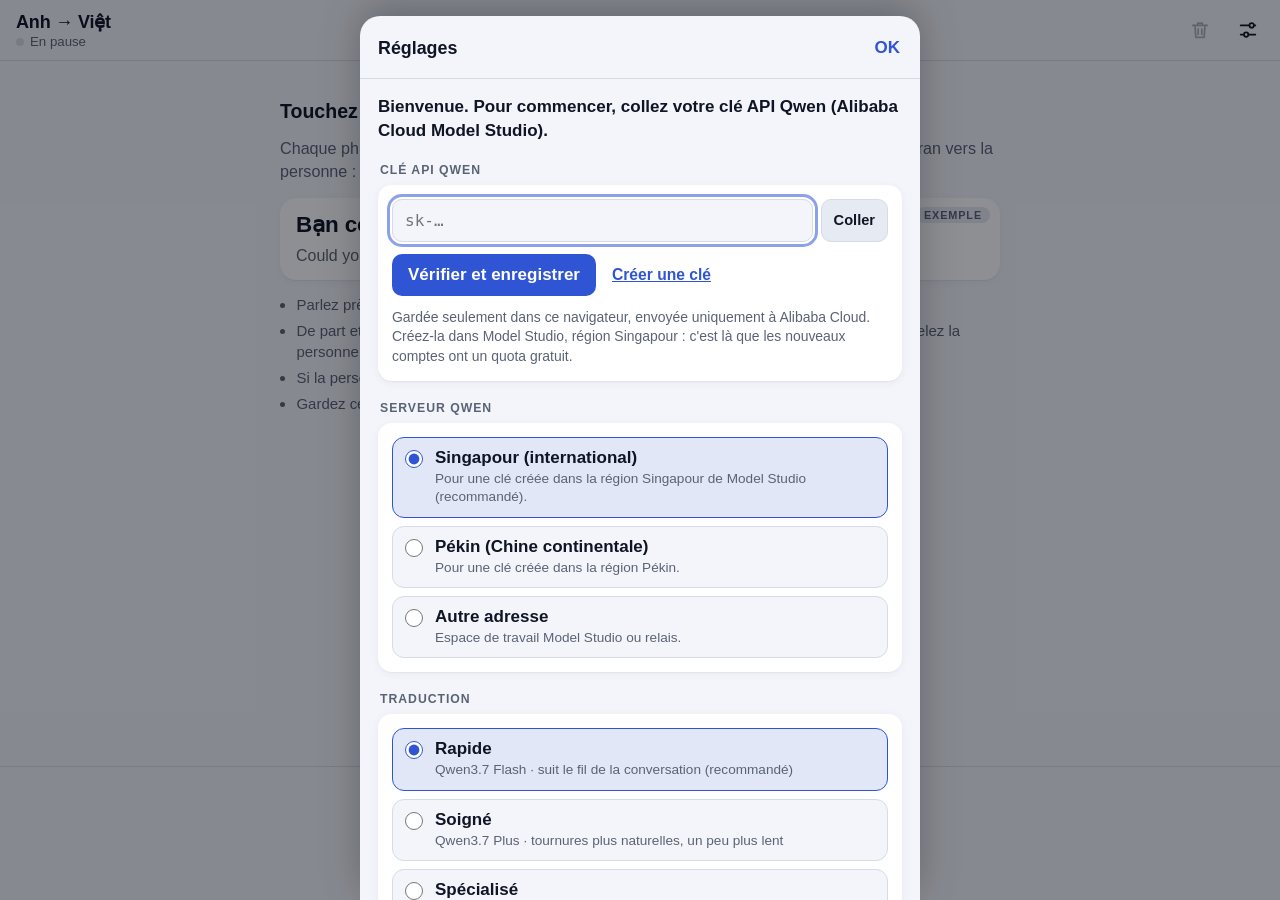
<file: anh-viet/index.html>
<!doctype html>
<html lang="fr">
<head>
<meta charset="utf-8">
<meta http-equiv="Content-Security-Policy" content="default-src 'none'; script-src 'sha256-pLxGlSHSlQwMMjU9OUiJHFWN7cWRMXPe4nDKgc/JtZw=' blob:; style-src 'sha256-Z6kYbNGCnK4ZmxvFS6r4qPymQqj4+/VbgAEBZEyUe2M='; img-src data:; connect-src https://*.aliyuncs.com https://*.workers.dev; base-uri 'none'; form-action 'none'">
<meta name="viewport" content="width=device-width, initial-scale=1, viewport-fit=cover">
<title>Anh → Việt</title>
<meta name="description" content="Interprète en direct : anglais vers vietnamien, avec Qwen.">
<meta name="theme-color" content="#f3f5fa" media="(prefers-color-scheme: light)">
<meta name="theme-color" content="#0b0f19" media="(prefers-color-scheme: dark)">
<meta name="apple-mobile-web-app-capable" content="yes">
<meta name="mobile-web-app-capable" content="yes">
<meta name="apple-mobile-web-app-title" content="Anh–Việt">
<meta name="apple-mobile-web-app-status-bar-style" content="default">
<meta name="format-detection" content="telephone=no">
<link rel="apple-touch-icon" href="[data-uri]">
<link rel="icon" type="image/png" href="[data-uri]">
<style>/* Une seule colonne plein écran : en-tête, fil de la conversation, gros bouton micro en bas.
   Lisible d'un coup d'œil par la personne en face : vietnamien en grand, anglais en retrait. */
:root {
  --bg: #f3f5fa;
  --surface: #ffffff;
  --sunken: #e6eaf3;
  --fg: #0f1524;
  --muted: #5a6375;
  --hair: #d5dbe7;
  --accent: #2f55d4;
  --on-accent: #ffffff;
  --live: #d6312a;
  --warn: #c2530a;
  --bad: #d6312a;
  --banner-bg: #fbe9e7;
  --banner-fg: #7a1a14;
  --shadow: 0 1px 1px rgba(15, 21, 36, .04), 0 2px 10px rgba(15, 21, 36, .05);
  --font: -apple-system, BlinkMacSystemFont, "SF Pro Text", "Segoe UI", Roboto, "Noto Sans", "Helvetica Neue", Arial, sans-serif;
  color-scheme: light;
}
@media (prefers-color-scheme: dark) {
  :root {
    --bg: #0b0f19;
    --surface: #141a28;
    --sunken: #1c2333;
    --fg: #e9edf6;
    --muted: #9aa4b8;
    --hair: #273047;
    --accent: #8aa9ff;
    --on-accent: #0a1330;
    --live: #ef4a40;
    --warn: #ff8b3e;
    --bad: #ff5d52;
    --banner-bg: #3b1714;
    --banner-fg: #ffd9d5;
    --shadow: none;
    color-scheme: dark;
  }
}

[hidden] { display: none !important; }
* { box-sizing: border-box; }
html { height: 100%; font-family: var(--font); font-size: 17px; -webkit-text-size-adjust: 100%; }
/* Taille du texte réglée par l'iPhone (Réglages › Luminosité et affichage › Taille du texte). */
@supports (font: -apple-system-body) {
  html { font: -apple-system-body; font-family: var(--font); }
}
body {
  height: 100%;
  margin: 0;
  background: var(--bg);
  color: var(--fg);
  overflow: hidden;
  -webkit-tap-highlight-color: transparent;
}
button { font: inherit; color: inherit; cursor: pointer; touch-action: manipulation; }
button:focus-visible, a:focus-visible, select:focus-visible, input:focus-visible {
  outline: 3px solid color-mix(in srgb, var(--accent) 55%, transparent);
  outline-offset: 2px;
}

.app { height: 100%; display: flex; flex-direction: column; }
@supports (height: 100dvh) { .app { height: 100dvh; } }

/* En-tête */
.top {
  display: flex;
  align-items: center;
  gap: 4px;
  padding-block: calc(env(safe-area-inset-top, 0px) + 8px) 8px;
  padding-left: max(16px, env(safe-area-inset-left, 0px));
  padding-right: max(10px, env(safe-area-inset-right, 0px));
  border-bottom: 1px solid var(--hair);
  background: var(--bg);
}
.brand { flex: 1; min-width: 0; }
.brand h1 { margin: 0; font-size: 1.06rem; font-weight: 700; letter-spacing: -.01em; }
.status {
  margin: 1px 0 0;
  display: flex;
  align-items: center;
  gap: 6px;
  font-size: .78rem;
  color: var(--muted);
  min-width: 0;
}
.status span:last-child { overflow: hidden; text-overflow: ellipsis; white-space: nowrap; }
.dot { flex: none; width: 8px; height: 8px; border-radius: 50%; background: var(--hair); }
.dot.on { background: var(--live); animation: pulse 1.6s ease-in-out infinite; }
@keyframes pulse { 50% { opacity: .35; } }

.icon-btn {
  min-width: 44px;
  height: 44px;
  display: inline-flex;
  align-items: center;
  justify-content: center;
  gap: 6px;
  border: 0;
  border-radius: 12px;
  background: transparent;
  padding: 0 10px;
}
.icon-btn svg { width: 22px; height: 22px; flex: none; }
.icon-btn:disabled { opacity: .3; cursor: default; }
.icon-btn .confirm { display: none; font-size: .88rem; font-weight: 700; }
.icon-btn.armed { background: var(--live); color: #fff; }
.icon-btn.armed .confirm { display: inline; }

/* Bandeau d'erreur */
.banner {
  display: flex;
  align-items: flex-start;
  gap: 8px;
  margin: 10px max(16px, env(safe-area-inset-right, 0px)) 0 max(16px, env(safe-area-inset-left, 0px));
  padding: 10px 6px 10px 12px;
  border-radius: 12px;
  background: var(--banner-bg);
  color: var(--banner-fg);
  font-size: .88rem;
  line-height: 1.38;
}
.banner p { margin: 0; flex: 1; min-width: 0; }
.banner button { flex: none; border: 0; background: transparent; font-size: 1.25rem; line-height: 1; padding: 0 8px; }

/* Conversation */
.feed {
  flex: 1;
  min-height: 0;
  overflow-y: auto;
  overscroll-behavior: contain;
  -webkit-overflow-scrolling: touch;
  padding-block: 12px 18px;
  padding-left: max(16px, env(safe-area-inset-left, 0px));
  padding-right: max(16px, env(safe-area-inset-right, 0px));
}
.lines, .empty { max-width: 720px; margin-inline: auto; }
.lines { display: flex; flex-direction: column; gap: 10px; }

.line {
  position: relative;
  min-width: 0;
  background: var(--surface);
  border-radius: 16px;
  padding: 12px 16px 13px;
  box-shadow: var(--shadow);
  overflow: hidden;
  content-visibility: auto;
  contain-intrinsic-size: auto 84px;
}
/* Vietnamien : ce que lit la personne en face. */
.tr {
  margin: 0;
  font-size: 1.32rem;
  line-height: 1.3;
  font-weight: 600;
  letter-spacing: -.005em;
  overflow-wrap: anywhere;
  -webkit-user-select: text;
  user-select: text;
}
.big .tr { font-size: 1.78rem; line-height: 1.24; }
.tr.wait, .big .tr.wait { font-size: .92rem; font-weight: 500; color: var(--muted); }
.tr.wait::after { content: " …"; animation: pulse 1.1s ease-in-out infinite; }
/* Anglais : la transcription de ce qui a été dit. */
.src {
  margin: 6px 0 0;
  font-size: .94rem;
  line-height: 1.38;
  color: var(--muted);
  overflow-wrap: anywhere;
  -webkit-user-select: text;
  user-select: text;
}
.tr.wait + .src { margin-top: 4px; }
.err { display: flex; flex-wrap: wrap; align-items: center; gap: 8px 12px; }
.err p { margin: 0; flex: 1 1 14em; min-width: 0; color: var(--warn); font-size: .9rem; line-height: 1.35; }
.err + .src, .is-failed .src { margin-top: 8px; }
.retry {
  border: 1px solid var(--hair);
  background: var(--sunken);
  border-radius: 999px;
  padding: 7px 15px;
  font-size: .86rem;
  font-weight: 600;
}
.note-line { margin: 2px 0; text-align: center; font-size: .78rem; color: var(--muted); }

/* Écran vide */
.empty { display: grid; gap: 14px; padding-top: 3vh; }
.empty-title { margin: 0; font-size: 1.15rem; font-weight: 700; }
.empty-text { margin: 0; color: var(--muted); font-size: .95rem; line-height: 1.45; }
.example { content-visibility: visible; }
.example-tag {
  position: absolute;
  top: 9px;
  right: 10px;
  padding: 2px 8px;
  border-radius: 999px;
  background: var(--sunken);
  color: var(--muted);
  font-size: .64rem;
  font-weight: 700;
  letter-spacing: .08em;
  text-transform: uppercase;
}
.example .tr { padding-right: 72px; }
.tips { margin: 0; padding-left: 1.1em; display: grid; gap: 4px; color: var(--muted); font-size: .88rem; line-height: 1.45; }

/* Bouton micro */
.dock {
  position: relative;
  display: grid;
  grid-template-columns: 1fr auto 1fr;
  align-items: center;
  justify-items: center;
  gap: 16px 14px;
  padding-block: 12px max(12px, env(safe-area-inset-bottom, 0px));
  padding-left: max(16px, env(safe-area-inset-left, 0px));
  padding-right: max(16px, env(safe-area-inset-right, 0px));
  border-top: 1px solid var(--hair);
  background: var(--bg);
}
.mic {
  position: relative;
  width: 78px;
  height: 78px;
  display: grid;
  place-items: center;
  padding: 0;
  border: 0;
  border-radius: 50%;
  background: var(--accent);
  color: var(--on-accent);
  box-shadow: 0 6px 20px color-mix(in srgb, var(--accent) 32%, transparent);
  transition: background .15s;
}
.mic svg { position: relative; width: 32px; height: 32px; }
.mic .i-stop { display: none; }
.mic.on { background: var(--live); color: #fff; box-shadow: 0 6px 20px color-mix(in srgb, var(--live) 38%, transparent); }
.mic.on .i-mic { display: none; }
.mic.on .i-stop { display: block; }
.ring {
  position: absolute;
  inset: -7px;
  border-radius: 50%;
  border: 5px solid color-mix(in srgb, var(--live) 36%, transparent);
  opacity: 0;
  transform: scale(calc(1 + var(--lvl, 0) * .25));
  transition: transform 80ms linear, opacity .2s;
  pointer-events: none;
}
.mic.on .ring { opacity: 1; }
.hint { grid-column: 1 / -1; margin: 0; font-size: .8rem; color: var(--muted); text-align: center; }
.dock .mic { grid-column: 2; grid-row: 1; }
/* Pronoms « je » et « tu », de part et d'autre du micro. */
.pron { grid-row: 1; display: grid; justify-items: center; gap: 4px; }
.pron-je { grid-column: 1; justify-self: end; }
.pron-tu { grid-column: 3; justify-self: start; }
.pron small { font-size: .66rem; font-weight: 700; letter-spacing: .08em; text-transform: uppercase; color: var(--muted); }
.pron select {
  -webkit-appearance: none;
  appearance: none;
  width: auto;
  min-width: 76px;
  padding: 8px 26px 8px 14px;
  border-radius: 999px;
  border: 1px solid var(--hair);
  background: var(--surface) url("data:image/svg+xml,%3Csvg xmlns='http://www.w3.org/2000/svg' viewBox='0 0 10 6'%3E%3Cpath d='M1 1l4 4 4-4' fill='none' stroke='%23888' stroke-width='1.6' stroke-linecap='round' stroke-linejoin='round'/%3E%3C/svg%3E") no-repeat right 11px center / 10px 6px;
  font-size: 17px;
  font-weight: 700;
  text-align: center;
  text-align-last: center;
  box-shadow: var(--shadow);
}
.pair { display: grid; grid-template-columns: 2em 1fr; align-items: center; gap: 8px; font-weight: 600; }
.live-pill {
  position: absolute;
  bottom: calc(100% + 10px);
  left: 50%;
  transform: translateX(-50%);
  z-index: 5;
  border: 0;
  border-radius: 999px;
  padding: 9px 16px;
  background: var(--fg);
  color: var(--bg);
  font-size: .86rem;
  font-weight: 700;
  white-space: nowrap;
  box-shadow: 0 4px 16px rgba(0, 0, 0, .18);
}

/* Réglages */
.sheet-backdrop {
  position: fixed;
  inset: 0;
  z-index: 30;
  display: flex;
  align-items: flex-end;
  justify-content: center;
  background: rgba(5, 8, 16, .45);
}
.sheet {
  width: 100%;
  max-width: 560px;
  max-height: calc(100% - env(safe-area-inset-top, 0px) - 16px);
  display: flex;
  flex-direction: column;
  background: var(--bg);
  border-radius: 20px 20px 0 0;
  box-shadow: 0 -8px 40px rgba(0, 0, 0, .25);
  animation: rise .22s ease-out;
}
@supports (height: 100dvh) { .sheet { max-height: calc(100dvh - env(safe-area-inset-top, 0px) - 16px); } }
@keyframes rise { from { transform: translateY(28px); opacity: 0; } to { transform: none; opacity: 1; } }
.sheet-head {
  display: flex;
  align-items: center;
  justify-content: space-between;
  padding-block: 12px 10px;
  padding-left: max(18px, env(safe-area-inset-left, 0px));
  padding-right: max(10px, env(safe-area-inset-right, 0px));
  border-bottom: 1px solid var(--hair);
}
.sheet-head h2 { margin: 0; font-size: 1.05rem; }
.text-btn { border: 0; background: transparent; color: var(--accent); font-weight: 700; padding: 10px 10px; border-radius: 10px; }
.sheet-body {
  overflow-y: auto;
  overscroll-behavior: contain;
  -webkit-overflow-scrolling: touch;
  display: grid;
  gap: 20px;
  padding-block: 16px max(24px, env(safe-area-inset-bottom, 0px));
  padding-left: max(18px, env(safe-area-inset-left, 0px));
  padding-right: max(18px, env(safe-area-inset-right, 0px));
}
.welcome { margin: 0; font-size: 1rem; font-weight: 600; line-height: 1.4; }
.group { display: grid; gap: 8px; min-width: 0; }
.group h3 { margin: 0 0 0 2px; font-size: .72rem; font-weight: 700; letter-spacing: .08em; text-transform: uppercase; color: var(--muted); }
.panel { display: grid; gap: 12px; padding: 14px; border-radius: 14px; background: var(--surface); box-shadow: var(--shadow); min-width: 0; }
.field { display: flex; gap: 8px; min-width: 0; }
input[type="password"], input[type="text"], select {
  width: 100%;
  min-width: 0;
  font: inherit;
  font-size: 16px;
  padding: 11px 12px;
  border: 1px solid var(--hair);
  border-radius: 10px;
  background: var(--bg);
  color: var(--fg);
}
.field input { flex: 1; font-family: ui-monospace, "SF Mono", Menlo, Consolas, monospace; font-size: 16px; }
.small-btn {
  flex: none;
  border: 1px solid var(--hair);
  border-radius: 10px;
  background: var(--sunken);
  padding: 0 12px;
  font-size: .86rem;
  font-weight: 600;
}
.row-btns { display: flex; flex-wrap: wrap; align-items: center; gap: 10px 16px; }
.primary-btn { border: 0; border-radius: 10px; background: var(--accent); color: var(--on-accent); padding: 11px 16px; font-weight: 700; }
.row-btns a { color: var(--accent); font-weight: 600; font-size: .92rem; }
.key-status { margin: 0; font-size: .88rem; line-height: 1.35; overflow-wrap: anywhere; }
.key-status:empty { display: none; }
.key-status.ok { color: var(--accent); font-weight: 600; }
.key-status.bad { color: var(--bad); }
.key-status.busy { color: var(--muted); }
.note { margin: 0; font-size: .82rem; line-height: 1.42; color: var(--muted); }
.choices { display: grid; gap: 8px; }
.choice {
  display: flex;
  align-items: flex-start;
  gap: 12px;
  padding: 10px 12px;
  border: 1.5px solid var(--hair);
  border-radius: 12px;
  background: var(--bg);
  cursor: pointer;
}
.choice:has(input:checked) { border-color: var(--accent); background: color-mix(in srgb, var(--accent) 9%, var(--bg)); }
.choice input { flex: none; width: 18px; height: 18px; margin: 2px 0 0; accent-color: var(--accent); }
.choice span { display: grid; gap: 2px; min-width: 0; }
.choice small { font-size: .8rem; line-height: 1.35; color: var(--muted); }
.select-row { display: grid; gap: 8px; min-width: 0; }
.select-row + .select-row { padding-top: 12px; border-top: 1px solid var(--hair); }
.select-row > span { display: grid; gap: 2px; min-width: 0; }
.select-row small { font-size: .8rem; line-height: 1.38; color: var(--muted); }
.toggle { position: relative; display: flex; align-items: center; gap: 12px; cursor: pointer; }
.toggle + .toggle { padding-top: 12px; border-top: 1px solid var(--hair); }
.toggle > span { flex: 1; display: grid; gap: 2px; min-width: 0; }
.toggle small { font-size: .8rem; line-height: 1.38; color: var(--muted); }
.toggle input { position: absolute; opacity: 0; width: 1px; height: 1px; }
.toggle i { flex: none; position: relative; width: 50px; height: 30px; border-radius: 999px; background: var(--hair); transition: background .2s; }
.toggle i::after {
  content: "";
  position: absolute;
  top: 3px;
  left: 3px;
  width: 24px;
  height: 24px;
  border-radius: 50%;
  background: #fff;
  box-shadow: 0 1px 3px rgba(0, 0, 0, .25);
  transition: transform .2s;
}
.toggle input:checked + i { background: var(--accent); }
.toggle input:checked + i::after { transform: translateX(20px); }
.toggle input:focus-visible + i { outline: 3px solid color-mix(in srgb, var(--accent) 55%, transparent); outline-offset: 2px; }
.slider { display: grid; gap: 4px; min-width: 0; }
.slider + .slider { padding-top: 12px; border-top: 1px solid var(--hair); }
.slider-head { display: flex; align-items: baseline; justify-content: space-between; gap: 12px; }
.slider output { font-weight: 700; color: var(--accent); font-variant-numeric: tabular-nums; }
.slider small { font-size: .8rem; line-height: 1.38; color: var(--muted); }
.slider input[type="range"] { display: block; width: 100%; height: 30px; margin: 0; accent-color: var(--accent); }
.row-btns .small-btn { padding: 8px 12px; }
.small-btn:disabled { opacity: .45; }
.tech dl { display: grid; grid-template-columns: auto 1fr; gap: 6px 14px; margin: 0; font-size: .8rem; line-height: 1.35; }
.tech dt { color: var(--muted); }
.tech dd { margin: 0; min-width: 0; overflow-wrap: anywhere; font-variant-numeric: tabular-nums; }
.version { text-align: center; }

@media (prefers-reduced-motion: reduce) {
  .dot.on, .tr.wait::after { animation: none; }
  .ring, .mic, .toggle i, .toggle i::after { transition: none; }
  .sheet { animation: none; }
}
</style>
</head>
<body>
<div class="app" id="app">
  <header class="top">
    <div class="brand">
      <h1>Anh → Việt</h1>
      <p class="status"><span class="dot" id="dot"></span><span id="statusText">En pause</span></p>
    </div>
    <button type="button" class="icon-btn" id="clearBtn" aria-label="Effacer la conversation" disabled>
      <svg viewBox="0 0 24 24" fill="none" stroke="currentColor" stroke-width="1.9" stroke-linecap="round" stroke-linejoin="round" aria-hidden="true"><path d="M4 7h16"/><path d="M9.5 7V4.5h5V7"/><path d="M6.5 7l1 13h9l1-13"/><path d="M10 11v5.5M14 11v5.5"/></svg>
      <span class="confirm">Effacer ?</span>
    </button>
    <button type="button" class="icon-btn" id="settingsBtn" aria-label="Réglages">
      <svg viewBox="0 0 24 24" fill="none" stroke="currentColor" stroke-width="1.9" stroke-linecap="round" aria-hidden="true"><path d="M4 7h9.5M18.5 7H20M4 17h3.5M12.5 17H20"/><circle cx="16" cy="7" r="2.4"/><circle cx="10" cy="17" r="2.4"/></svg>
    </button>
  </header>

  <div class="banner" id="banner" role="alert" hidden>
    <p id="bannerText"></p>
    <button type="button" id="bannerClose" aria-label="Fermer le message">×</button>
  </div>

  <main class="feed" id="feed" aria-label="Conversation traduite">
    <section class="empty" id="empty">
      <p class="empty-title">Touchez le micro et parlez anglais</p>
      <p class="empty-text">Chaque phrase s'affiche en vietnamien, en grand, avec l'anglais en dessous. Tournez l'écran vers la personne : elle lit pendant que vous continuez à parler.</p>
      <article class="line example" aria-label="Exemple de phrase traduite">
        <span class="example-tag">Exemple</span>
        <p class="tr" lang="vi">Bạn có thể nói chậm lại một chút được không?</p>
        <p class="src" lang="en">Could you speak a little more slowly?</p>
      </article>
      <ul class="tips">
        <li>Parlez près du micro, avec des phrases courtes : une petite pause et la phrase part.</li>
        <li>De part et d'autre du micro, choisissez comment vous vous appelez (je) et comment vous appelez la personne (tu) : con → chú, em → chị…</li>
        <li>Si la personne répond en vietnamien, sa réponse est laissée de côté.</li>
        <li>Gardez cette page au premier plan : l'écran reste allumé pendant l'écoute.</li>
      </ul>
    </section>
    <div class="lines" id="lines"></div>
  </main>

  <footer class="dock">
    <button type="button" class="live-pill" id="livePill" hidden>↓ En direct</button>
    <label class="pron pron-je"><small>je</small><select id="jeChip" aria-label="Je, en vietnamien"></select></label>
    <button type="button" class="mic" id="micBtn" aria-label="Écouter" aria-pressed="false">
      <span class="ring" aria-hidden="true"></span>
      <svg class="i-mic" viewBox="0 0 24 24" fill="none" stroke="currentColor" stroke-width="2" stroke-linecap="round" stroke-linejoin="round" aria-hidden="true"><rect x="9" y="2.5" width="6" height="11.5" rx="3"/><path d="M5 11a7 7 0 0 0 14 0"/><path d="M12 18v3.5M8.5 21.5h7"/></svg>
      <svg class="i-stop" viewBox="0 0 24 24" aria-hidden="true"><rect x="6" y="6" width="12" height="12" rx="2.5" fill="currentColor"/></svg>
    </button>
    <label class="pron pron-tu"><small>tu</small><select id="tuChip" aria-label="Tu, en vietnamien"></select></label>
    <p class="hint" id="hint">Toucher pour écouter</p>
  </footer>
</div>

<div class="sheet-backdrop" id="sheet" hidden>
  <section class="sheet" role="dialog" aria-modal="true" aria-labelledby="sheetTitle">
    <header class="sheet-head">
      <h2 id="sheetTitle">Réglages</h2>
      <button type="button" class="text-btn" id="sheetDone">OK</button>
    </header>
    <div class="sheet-body">
      <p class="welcome" id="welcome" hidden>Bienvenue. Pour commencer, collez votre clé API Qwen (Alibaba Cloud Model Studio).</p>

      <section class="group">
        <h3>Clé API Qwen</h3>
        <div class="panel">
          <div class="field">
            <input id="keyInput" type="password" autocomplete="off" autocapitalize="off" autocorrect="off" spellcheck="false" placeholder="sk-…" aria-label="Clé API Qwen">
            <button type="button" class="small-btn" id="pasteBtn">Coller</button>
          </div>
          <div class="row-btns">
            <button type="button" class="primary-btn" id="checkBtn">Vérifier et enregistrer</button>
            <a href="https://modelstudio.console.alibabacloud.com/ap-southeast-1/settings/api-key" target="_blank" rel="noopener noreferrer">Créer une clé</a>
          </div>
          <p class="key-status" id="keyStatus" aria-live="polite"></p>
          <p class="note">Gardée seulement dans ce navigateur, envoyée uniquement à Alibaba Cloud. Créez-la dans Model Studio, région Singapour : c'est là que les nouveaux comptes ont un quota gratuit.</p>
        </div>
      </section>

      <section class="group">
        <h3>Serveur Qwen</h3>
        <div class="panel">
          <div class="choices" id="regionChoices" role="radiogroup" aria-label="Serveur Qwen"></div>
          <input id="customInput" type="text" inputmode="url" autocomplete="off" autocapitalize="off" autocorrect="off" spellcheck="false" placeholder="https://….aliyuncs.com" aria-label="Adresse du serveur" hidden>
          <p class="note" id="customNote" hidden>Adresse d'un espace de travail Model Studio (…maas.aliyuncs.com) ou d'un relais (….workers.dev).</p>
        </div>
      </section>

      <section class="group">
        <h3>Traduction</h3>
        <div class="panel">
          <div class="choices" id="modelChoices" role="radiogroup" aria-label="Modèle de traduction"></div>
          <div class="select-row">
            <span><b>« Je » et « tu » en vietnamien</b><small>Selon l'âge et la relation : con → cô, chú, bác, ông, bà · em → anh, chị · chị → em · tôi → bạn. Choisir « tu » met le « je » qui va avec, que vous pouvez changer ensuite. Aussi de part et d'autre du micro, pour changer en pleine conversation.</small></span>
            <label class="pair" for="jeSelect"><span>Je</span><select id="jeSelect"></select></label>
            <label class="pair" for="tuSelect"><span>Tu</span><select id="tuSelect"></select></label>
          </div>
        </div>
      </section>

      <section class="group">
        <h3>Écoute</h3>
        <div class="panel">
          <label class="select-row" for="langSelect">
            <span><b>Langue parlée</b><small id="langSub"></small></span>
            <select id="langSelect"></select>
          </label>
          <label class="select-row" for="vocabInput">
            <span><b>Noms et mots à bien reconnaître</b><small>Séparés par des virgules : prénoms, lieux, termes de métier.</small></span>
            <input id="vocabInput" type="text" autocomplete="off" autocapitalize="off" spellcheck="false" placeholder="Linh, Bến Thành, Grab">
          </label>
        </div>
      </section>

      <section class="group" id="cutGroup">
        <h3>Découpage des phrases</h3>
        <div class="panel">
          <label class="slider" for="pauseRange">
            <span class="slider-head"><b>Fin de phrase</b><output id="pauseOut" for="pauseRange">1,0 s</output></span>
            <input type="range" id="pauseRange" min="0.3" max="2" step="0.1" aria-describedby="pauseSub">
            <small id="pauseSub">Silence après lequel la phrase part. Plus court : plus réactif, mais une phrase peut partir en deux morceaux.</small>
          </label>
          <label class="slider" for="maxRange">
            <span class="slider-head"><b>Réplique longue</b><output id="maxOut" for="maxRange">6 s</output></span>
            <input type="range" id="maxRange" min="3" max="15" step="1" aria-describedby="maxSub">
            <small id="maxSub">Passé 6 s de parole, la phrase part à la première petite pause, au plus tard à 12 s.</small>
          </label>
          <div class="row-btns">
            <button type="button" class="small-btn" id="cutReset">Valeurs par défaut</button>
            <span class="note">S'applique tout de suite, même pendant l'écoute.</span>
          </div>
        </div>
      </section>

      <section class="group">
        <h3>Micro</h3>
        <div class="panel">
          <select id="micSelect" aria-label="Micro utilisé"></select>
          <p class="note" id="micNames" hidden>Les noms des micros apparaissent après une première écoute.</p>
        </div>
      </section>

      <section class="group">
        <h3>Affichage</h3>
        <div class="panel">
          <label class="toggle">
            <span><b>Texte vietnamien plus grand</b><small>Pour le lire de plus loin.</small></span>
            <input type="checkbox" id="bigToggle"><i aria-hidden="true"></i>
          </label>
          <label class="toggle">
            <span><b>Afficher le texte anglais</b></span>
            <input type="checkbox" id="enToggle"><i aria-hidden="true"></i>
          </label>
        </div>
      </section>

      <section class="group tech">
        <h3>Infos techniques</h3>
        <div class="panel"><dl id="techInfo"></dl></div>
      </section>

      <p class="note version">Sur iPhone, ajoutez la page à l'écran d'accueil (Partager › Sur l'écran d'accueil) pour l'ouvrir comme une app. · Anh → Việt web 1.0</p>
    </div>
  </section>
</div>
<noscript><p class="note">Activez JavaScript pour utiliser Anh → Việt.</p></noscript>
<script>// ─── Traitement du son et du texte ───────────────────────────────────────────
// Code pur, sans dépendance au navigateur. Resampler, Segmenter, Agc, Turns et Capture tournent dans
// l'AudioWorklet (thread audio) : leur source y est recopiée telle quelle, elles
// ne doivent donc rien utiliser qui soit défini en dehors d'elles.

/** Descend le flux du micro (44,1 ou 48 kHz) à 16 kHz : passe-bas 6e ordre à 7 kHz puis interpolation. */
class Resampler {
  constructor(inRate, outRate) {
    this.ratio = inRate / outRate;
    this.t = 0;
    this.prev = 0;
    this.filters = [];
    if (inRate > outRate * 1.01) {
      const fc = outRate * 0.4375;
      const qs = [0.5176, 0.7071, 1.9319];
      for (let i = 0; i < qs.length; i++) {
        const w = 2 * Math.PI * fc / inRate;
        const c = Math.cos(w);
        const a = Math.sin(w) / (2 * qs[i]);
        const a0 = 1 + a;
        this.filters.push({
          b0: (1 - c) / 2 / a0, b1: (1 - c) / a0, b2: (1 - c) / 2 / a0,
          a1: -2 * c / a0, a2: (1 - a) / a0,
          x1: 0, x2: 0, y1: 0, y2: 0
        });
      }
    }
  }

  process(input) {
    const n = input.length;
    if (!n) return new Float32Array(0);
    const x = new Float32Array(input);
    for (let f = 0; f < this.filters.length; f++) {
      const s = this.filters[f];
      let x1 = s.x1, x2 = s.x2, y1 = s.y1, y2 = s.y2;
      for (let i = 0; i < n; i++) {
        const v = x[i];
        const y = s.b0 * v + s.b1 * x1 + s.b2 * x2 - s.a1 * y1 - s.a2 * y2;
        x2 = x1; x1 = v; y2 = y1; y1 = y;
        x[i] = y;
      }
      s.x1 = x1; s.x2 = x2; s.y1 = y1; s.y2 = y2;
    }
    if (this.ratio === 1) return x;
    const out = new Float32Array(Math.ceil((n - this.t) / this.ratio) + 1);
    let k = 0;
    let t = this.t;
    while (t <= n - 1) {
      const i = Math.floor(t);
      const frac = t - i;
      const a = i < 0 ? this.prev : x[i];
      const b = i + 1 < n ? x[i + 1] : a;
      out[k++] = a + (b - a) * frac;
      t += this.ratio;
    }
    this.t = t - n;
    this.prev = x[n - 1];
    return out.subarray(0, k);
  }
}

/**
 * Découpe la parole en phrases (16 kHz mono, trames de 20 ms). Détection par énergie
 * au-dessus d'un bruit de fond adaptatif (15e percentile des 2,5 dernières secondes).
 * Portage exact de SpeechSegmenter.swift.
 */
class Segmenter {
  constructor(tuning) {
    const t = Object.assign({
      endSilence: 0.45,      // silence qui clôt une phrase
      maxSegment: 5.0,       // longueur max d'un extrait pendant un monologue
      cutSearchWindow: 1.5,  // fenêtre où chercher le point le plus calme pour couper
      preRoll: 0.4,          // audio gardé avant le début détecté (première syllabe)
      tailKeep: 0.3,         // fin de phrase gardée (particules finales prononcées bas)
      minVoiced: 0.2,        // parole effective minimale (ignore claquements, klaxons brefs)
      startMarginDB: 8,
      keepMarginDB: 5,
      absoluteFloorDB: -58,
      noiseWindow: 2.5
    }, tuning || {});
    this.t = t;
    this.N = 320;
    this.startFrames = 3;
    this.calibrationFrames = 10;
    const fd = this.N / 16000;
    this.endSilenceFrames = Math.max(1, Math.round(t.endSilence / fd));
    this.maxFrames = Math.max(20, Math.round(t.maxSegment / fd));
    this.cutWindowFrames = Math.min(this.maxFrames - 1, Math.max(1, Math.round(t.cutSearchWindow / fd)));
    this.idleCapacity = Math.max(0, Math.round(t.preRoll / fd)) + this.startFrames;
    this.tailKeepFrames = Math.max(0, Math.round(t.tailKeep / fd));
    this.minVoicedFrames = Math.max(1, Math.round(t.minVoiced / fd));
    this.historySize = Math.max(25, Math.round(t.noiseWindow / fd));

    this.buf = new Float32Array(this.N);
    this.fill = 0;
    this.history = [];
    this.cursor = 0;
    this.noiseFloor = -60;
    this.framesSeen = 0;
    this.idle = [];        // trames hors parole gardées pour le pré-roll : {f, e, v}
    this.speechRun = 0;
    this.inSpeech = false;
    this.cur = [];         // trames de la phrase en cours
    this.silenceRun = 0;
    this.peak = 0;         // niveau max (0…1) depuis la dernière lecture, pour l'interface
    this.onFrame = null;   // (parole ?, numéro de trame, niveau dB) : chaque trame, pour Turns
  }

  /** Ajoute des échantillons à 16 kHz. Renvoie les phrases terminées (Float32Array). */
  push(input) {
    const out = [];
    let i = 0;
    while (i < input.length) {
      const take = Math.min(this.N - this.fill, input.length - i);
      this.buf.set(input.subarray(i, i + take), this.fill);
      this.fill += take;
      i += take;
      if (this.fill === this.N) {
        const seg = this.frame(this.buf.slice());
        this.fill = 0;
        if (seg) out.push(seg);
      }
    }
    return out;
  }

  /** À l'arrêt : rend la phrase en cours, même incomplète. */
  flush() {
    let seg = null;
    if (this.inSpeech) {
      const end = this.cur.length - this.silenceRun + Math.min(this.silenceRun, this.tailKeepFrames);
      seg = this.make(end);
    }
    this.reset();
    this.speechRun = 0;
    this.idle = [];
    this.fill = 0;
    return seg;
  }

  frame(f) {
    let sum = 0;
    for (let k = 0; k < f.length; k++) sum += f[k] * f[k];
    const db = 20 * Math.log10(Math.max(Math.sqrt(sum / f.length), 1e-6));
    // Niveau affiché : écart au bruit de fond, pour qu'une voix lointaine fasse bouger l'anneau.
    const ui = Math.min(1, Math.max(0, (db - this.noiseFloor - 3) / 27));
    if (ui > this.peak) this.peak = ui;
    this.framesSeen++;
    this.pushHistory(db);

    // Calibration : les premières trames estiment le bruit ambiant.
    if (this.framesSeen <= this.calibrationFrames) {
      this.noiseFloor = this.percentile();
      this.pushIdle({ f: f, e: db, v: false });
      if (this.onFrame) this.onFrame(false, this.framesSeen, db);
      return null;
    }

    const t = this.t;
    const isStart = db > Math.max(this.noiseFloor + t.startMarginDB, t.absoluteFloorDB);
    const isKeep = db > Math.max(this.noiseFloor + t.keepMarginDB, t.absoluteFloorDB);
    this.noiseFloor = this.noiseFloor * 0.8 + this.percentile() * 0.2;
    if (this.onFrame) this.onFrame(isKeep, this.framesSeen, db);

    if (!this.inSpeech) {
      this.pushIdle({ f: f, e: db, v: isKeep });
      this.speechRun = isStart ? this.speechRun + 1 : 0;
      if (this.speechRun >= this.startFrames) {
        // Début de parole : la phrase démarre avec le pré-roll.
        this.inSpeech = true;
        this.cur = this.idle;
        this.idle = [];
        this.silenceRun = 0;
        this.speechRun = 0;
      }
      return null;
    }

    this.cur.push({ f: f, e: db, v: isKeep });
    this.silenceRun = isKeep ? 0 : this.silenceRun + 1;

    // Fin de phrase : assez de silence.
    if (this.silenceRun >= this.endSilenceFrames) {
      const total = this.cur.length;
      const end = total - this.silenceRun + Math.min(this.silenceRun, this.tailKeepFrames);
      const seg = this.make(end);
      // Le silence de fin sert de pré-roll à la phrase suivante.
      const keepFrom = Math.max(end, total - this.idleCapacity);
      this.idle = this.cur.slice(keepFrom);
      this.reset();
      return seg;
    }

    // Monologue trop long : coupe au point le plus calme des dernières secondes.
    if (this.cur.length >= this.maxFrames) {
      const total = this.cur.length;
      let cut = total - this.cutWindowFrames;
      for (let k = cut; k < total; k++) {
        if (this.cur[k].e < this.cur[cut].e) cut = k;
      }
      const end = cut + 1;
      const seg = this.make(end);
      this.cur = this.cur.slice(end);
      let run = 0;
      for (let k = this.cur.length - 1; k >= 0 && !this.cur[k].v; k--) run++;
      this.silenceRun = run;
      return seg;
    }
    return null;
  }

  make(count) {
    const n = Math.min(Math.max(count, 0), this.cur.length);
    let voiced = 0;
    for (let k = 0; k < n; k++) if (this.cur[k].v) voiced++;
    if (voiced < this.minVoicedFrames) return null;
    const out = new Float32Array(n * this.N);
    for (let k = 0; k < n; k++) out.set(this.cur[k].f, k * this.N);
    return out;
  }

  reset() {
    this.inSpeech = false;
    this.cur = [];
    this.silenceRun = 0;
  }

  pushIdle(fr) {
    this.idle.push(fr);
    const excess = this.idle.length - this.idleCapacity;
    if (excess > 0) this.idle.splice(0, excess);
  }

  pushHistory(db) {
    if (this.history.length < this.historySize) {
      this.history.push(db);
    } else {
      this.history[this.cursor] = db;
      this.cursor = (this.cursor + 1) % this.historySize;
    }
  }

  /** Bruit de fond = 15e percentile des niveaux récents. */
  percentile() {
    if (!this.history.length) return -60;
    const s = this.history.slice().sort(function (a, b) { return a - b; });
    const v = s[Math.floor(s.length * 15 / 100)];
    return Math.min(Math.max(v, -85), -25);
  }
}

/**
 * Gain automatique guidé par la parole, pour l'écoute continue (16 kHz, trames de 20 ms).
 * Le micro est pris brut, sans traitement d'iOS : une voix à deux ou trois mètres arrive
 * 20 à 30 dB plus bas qu'une voix collée au micro, trop bas pour que Gemini l'entende.
 * On mesure le niveau de la parole seule (trames nettement au-dessus du bruit de fond) et on
 * la ramène vers un niveau constant. Le gain ne suit que la parole et reste figé pendant les
 * silences, pour ne pas faire monter le bruit ; il baisse tout de suite sur une voix forte,
 * et un limiteur doux absorbe les attaques. Un passe-haut coupe le grondement sous ~75 Hz
 * (moteurs, vent, téléphone manipulé), qui fausserait la mesure.
 */
class Agc {
  constructor(options) {
    const o = Object.assign({
      target: -22,      // dBFS visé pour le haut de la parole (trames de 20 ms)
      maxGain: 30,      // dB au plus : voix à deux ou trois mètres
      minGain: -6,      // dB : baisse aussi une voix criée tout près du micro
      startGain: 12,    // dB avant la première parole
      rise: 0.5,        // dB par trame au moins quand le gain monte…
      riseFrac: 0.15,   // …ou cette part de l'écart : une voix lointaine est remontée en ~0,5 s
      fall: 2,          // dB par trame quand il baisse (100 dB/s)
      up: 0.25,         // suivi d'une voix plus forte (part de l'écart rattrapée par trame)
      down: 0.08,       // suivi d'une voix plus faible
      hot: -10,         // trame plus forte que ça après gain : baisse immédiate
      margin: 6,        // dB au-dessus du bruit de fond pour compter comme parole
      floor: -66,       // dBFS : en dessous, jamais de la parole
      noiseWindow: 2.5  // s : fenêtre du bruit de fond
    }, options || {});
    this.o = o;
    this.N = 320;
    this.sum = 0;
    this.n = 0;
    this.x1 = 0;
    this.y1 = 0;
    this.history = [];
    this.historySize = Math.max(25, Math.round(o.noiseWindow * 16000 / this.N));
    this.cursor = 0;
    this.level = o.target - o.startGain;   // haut de la parole, avant gain (dBFS)
    this.gainDb = o.startGain;
    this.g = Math.pow(10, o.startGain / 20);   // gain appliqué, en rampe vers gainDb
    this.step = 0;
    this.limited = 0;   // échantillons passés par le limiteur
  }

  /** Filtre et amplifie sur place ; renvoie le même tableau. */
  process(x) {
    for (let i = 0; i < x.length; i++) {
      const v = x[i] - this.x1 + 0.97 * this.y1;
      this.x1 = x[i];
      this.y1 = v;
      this.sum += v * v;
      let y = v * this.g;
      this.g += this.step;
      const a = y < 0 ? -y : y;
      if (a > 0.9) {
        y = (y < 0 ? -1 : 1) * (0.9 + 0.1 * Math.tanh((a - 0.9) / 0.1));
        this.limited++;
      }
      x[i] = y;
      if (++this.n === this.N) this.frame();
    }
    return x;
  }

  frame() {
    const o = this.o;
    const db = 10 * Math.log10(Math.max(this.sum / this.N, 1e-12));
    this.sum = 0;
    this.n = 0;
    if (this.history.length < this.historySize) this.history.push(db);
    else {
      this.history[this.cursor] = db;
      this.cursor = (this.cursor + 1) % this.historySize;
    }
    const sorted = this.history.slice().sort(function (a, b) { return a - b; });
    const noise = sorted[Math.floor(sorted.length * 15 / 100)];
    // Parole : suit vite une voix plus forte, lentement une voix plus faible.
    if (this.history.length >= 10 && db > Math.max(noise + o.margin, o.floor)) {
      this.level += (db > this.level ? o.up : o.down) * (db - this.level);
    }
    const goal = Math.min(o.maxGain, Math.max(o.minGain, o.target - this.level));
    const climb = Math.max(o.rise, o.riseFrac * (goal - this.gainDb));
    let gain = goal > this.gainDb ? Math.min(goal, this.gainDb + climb) : Math.max(goal, this.gainDb - o.fall);
    if (db + gain > o.hot) gain = Math.max(o.minGain, o.hot - db);
    this.gainDb = gain;
    this.step = (Math.pow(10, gain / 20) - this.g) / this.N;
  }
}

/**
 * Phrases de l'écoute continue : une fenêtre = une phrase ou une réplique, que Gemini transcrit
 * d'un bloc et qui est traduite d'un bloc. Elle se ferme sur une vraie pause (endSilence) ;
 * pendant un long monologue, sur la première courte pause passé softMax de parole, au plus tard
 * à hardMax. Un long silence est aussi refermé (idleMax), toujours pendant le silence.
 *
 * La parole est repérée par rapport au bruit de fond mesuré sur les 10 dernières secondes (les
 * moments les plus calmes) : après une voix forte, une réponse plus faible est entendue tout de
 * suite, au lieu d'être prise pour du silence le temps que la mesure redescende.
 */
class Turns {
  constructor(tuning) {
    this.hist = null;
    this.floor = -90;
    this.setTuning(tuning);
    this.reset(0);
  }

  /** Nouveaux réglages, sans couper la phrase en cours ni perdre la mesure du bruit de fond. */
  setTuning(tuning) {
    const t = Object.assign({
      endSilence: 1.0,   // pause qui clôt une phrase
      softMax: 6,        // passé cette durée depuis le premier mot, une courte pause suffit…
      softPause: 0.25,   // …de cette longueur
      hardMax: 12,       // durée maximale depuis le premier mot
      idleMax: 20,       // fenêtre sans parole refermée après cette durée
      minVoiced: 0.2,    // parole minimale pour qu'une fenêtre compte
      margin: 6,         // dB au-dessus du bruit de fond pour compter comme parole
      floorWindow: 10,   // s : fenêtre de mesure du bruit de fond
      absoluteFloorDB: -66
    }, tuning || {});
    const fd = 0.02;
    this.t = t;
    this.endFrames = Math.max(1, Math.round(t.endSilence / fd));
    this.softFrames = Math.max(1, Math.round(t.softMax / fd));
    this.pauseFrames = Math.max(1, Math.round(t.softPause / fd));
    this.hardFrames = Math.max(this.softFrames, Math.round(t.hardMax / fd));
    this.idleFrames = Math.max(1, Math.round(t.idleMax / fd));
    this.minVoiced = Math.max(1, Math.round(t.minVoiced / fd));
    const n = Math.max(50, Math.round(t.floorWindow / fd));
    if (!this.hist || this.hist.length !== n) {
      this.hist = new Float64Array(n);
      this.histLen = 0;
      this.histPos = 0;
    }
  }

  /** Parole dans cette trame ? (niveau en dB par rapport au bruit de fond des 10 dernières secondes) */
  isVoiced(db) {
    const h = this.hist;
    h[this.histPos] = db;
    this.histPos = (this.histPos + 1) % h.length;
    if (this.histLen < h.length) this.histLen++;
    if (this.histLen < 10) return false;
    if (this.histLen < 50 || this.histPos % 5 === 0) {
      const sorted = Array.prototype.slice.call(h, 0, this.histLen).sort(function (a, b) { return a - b; });
      this.floor = sorted[Math.floor(this.histLen * 0.05)];
    }
    return db > Math.max(this.floor + this.t.margin, this.t.absoluteFloorDB);
  }

  reset(at) {
    this.start = at;
    this.frames = 0;
    this.voiced = 0;
    this.run = 0;
    this.silence = 0;
    this.first = -1;
    this.last = -1;
    this.spoke = false;
  }

  /**
   * Trame de 20 ms finissant à `end` (position en échantillons), de niveau `db`. Rend
   * { type: 'speech' } au début de la parole, { type: 'cut' } à la fin de la fenêtre, sinon null.
   */
  frame(db, end) {
    const keep = this.isVoiced(db);
    this.lastKeep = keep;
    this.frames++;
    let event = null;
    // Une trame isolée au-dessus du bruit (claquement, klaxon bref) ne compte pas : il en faut deux de suite.
    this.run = keep ? this.run + 1 : 0;
    if (this.run >= 2) {
      if (this.first < 0) this.first = end - 640;
      this.voiced += this.run === 2 ? 2 : 1;
      this.last = end;
      this.silence = 0;
      if (!this.spoke && this.voiced >= this.minVoiced) {
        this.spoke = true;
        event = { type: 'speech', at: end };
      }
    } else {
      this.silence++;
    }
    const speech = this.voiced >= this.minVoiced;
    if (!speech) {
      // Pas encore de vraie parole : un bruit bref suivi d'une pause est oublié, et un long
      // silence est refermé (pendant le silence, donc sans couper personne).
      if (this.first >= 0 && this.silence >= this.endFrames) { this.first = -1; this.last = -1; this.voiced = 0; }
      if (this.frames >= this.idleFrames && this.silence >= this.endFrames) return this.cut(end, 'silence');
      return event;
    }
    const spoken = (end - this.first) / 320;   // trames depuis le premier mot
    if (this.silence >= this.endFrames) return this.cut(end, 'pause');
    if ((spoken >= this.softFrames && this.silence >= this.pauseFrames) || spoken >= this.hardFrames) return this.cut(end, 'longue réplique');
    return event;
  }

  /**
   * La phrase en cours est partie jusqu'à `at` sans passer par ici (autre voix repérée par
   * l'app) : la durée d'une réplique longue se compte désormais depuis `at`.
   */
  rebase(at) {
    if (!(at > this.start)) return;
    this.start = at;
    if (this.first >= 0 && this.first < at) this.first = at;
  }

  /** Ferme la fenêtre à la position `at` et en ouvre une nouvelle. */
  cut(at, why) {
    const w = {
      type: 'cut', at: at, start: this.start, first: this.first, last: this.last,
      voiced: this.voiced * 0.02, speech: this.voiced >= this.minVoiced, why: why || 'arrêt'
    };
    this.reset(at);
    return w;
  }
}

/**
 * Chaîne du micro à 16 kHz, commune à l'AudioWorklet et au mode de secours (ScriptProcessor).
 * Par extraits : rend chaque phrase découpée (« segment »). En continu : flux PCM 16 bits par
 * morceaux de 100 ms avec gain automatique, et marqueurs de fin de phrase (« cut ») placés
 * exactement entre deux morceaux. `post(message, transferts)` reçoit les messages pour l'app.
 */
class Capture {
  constructor(options, post) {
    const o = options || {};
    this.post = post;
    this.stream = !!o.stream;
    this.pos = 0;          // échantillons à 16 kHz reçus depuis le début
    this.agc = new Agc();
    this.pcm = new Int16Array(1600);
    this.fill = 0;
    this.events = [];
    this.vad = [];         // parole (1) ou non (0) de chaque trame de 20 ms depuis le dernier morceau
    this.vadEnd = 0;       // position de fin de la dernière de ces trames
    this.count = 0;
    this.retune(o.tuning, o.turns);
  }

  retune(tuning, turns) {
    const self = this;
    this.seg = new Segmenter(tuning);
    this.segBase = this.pos;
    this.seg.onFrame = function (keep, n, db) { self.frame(db, self.segBase + n * 320); };
    this.turns = new Turns(turns);
    this.turns.reset(this.pos);
  }

  frame(db, end) {
    if (!this.stream) return;
    const e = this.turns.frame(db, end);
    this.vad.push(this.turns.lastKeep ? 1 : 0);
    this.vadEnd = end;
    if (e) this.events.push(e);
  }

  /** Échantillons à 16 kHz (modifiés sur place en continu). */
  process(down) {
    const base = this.pos;
    const segs = this.seg.push(down);
    if (this.stream) {
      this.agc.process(down);
      let k = 0;
      for (let i = 0; i < down.length; i++) {
        const v = down[i] > 1 ? 1 : down[i] < -1 ? -1 : down[i];
        this.pcm[this.fill++] = v < 0 ? v * 32768 : v * 32767;
        const at = base + i + 1;
        if (this.fill === 1600) this.sendPcm(at);
        while (k < this.events.length && this.events[k].at <= at) {
          const e = this.events[k++];
          if (e.type === 'cut') this.sendPcm(at);
          this.post(e);
        }
      }
      while (k < this.events.length) this.post(this.events[k++]);
      this.events.length = 0;
    } else {
      for (const s of segs) this.post({ type: 'segment', samples: s }, [s.buffer]);
    }
    this.pos = base + down.length;
    this.count += down.length;
    if (this.count >= 800) {
      this.post({ type: 'level', v: this.seg.peak, gain: this.stream ? this.agc.gainDb : null });
      this.seg.peak = 0;
      this.count = 0;
    }
  }

  sendPcm(at) {
    if (!this.fill) return;
    let data;
    if (this.fill === this.pcm.length) {
      data = this.pcm;
      this.pcm = new Int16Array(1600);
    } else {
      data = this.pcm.slice(0, this.fill);
    }
    this.fill = 0;
    // Décisions parole / silence des trames finies depuis le morceau précédent (pour l'app).
    const vad = Uint8Array.from(this.vad);
    this.vad.length = 0;
    this.post({ type: 'pcm', data: data, end: at, vad: vad, vadEnd: this.vadEnd }, [data.buffer]);
  }

  /** Commandes de l'app : stream (continu ou extraits), flush (rendre la phrase en cours), tune. */
  command(m) {
    if (m.type === 'stream') {
      this.stream = !!m.on;
      this.turns.reset(this.pos);
      return;
    }
    if (m.type === 'tune' && this.stream) {
      // En continu : les nouveaux seuils valent tout de suite, phrase en cours comprise.
      this.turns.setTuning(m.turns);
      return;
    }
    if (m.type === 'rebase') { this.turns.rebase(m.at); return; }
    if (m.type !== 'flush' && m.type !== 'tune') return;
    if (this.stream) {
      this.sendPcm(this.pos);
      this.post(this.turns.cut(this.pos));
    } else {
      const s = this.seg.flush();
      // La trame entamée est abandonnée : on recale la position des trames suivantes.
      this.segBase = this.pos - this.seg.framesSeen * 320;
      if (s) this.post({ type: 'segment', samples: s }, [s.buffer]);
    }
    if (m.type === 'tune') this.retune(m.tuning, m.turns);
    else this.post({ type: 'flushed', id: m.id });
  }
}

/** WAV PCM 16 bits mono. Remonte les voix lointaines (gain plafonné à ×16). */
function encodeWAV(samples, rate) {
  let peak = 0;
  for (let i = 0; i < samples.length; i++) {
    const a = Math.abs(samples[i]);
    if (a > peak) peak = a;
  }
  const gain = peak > 0.0005 ? Math.min(0.89 / peak, 16) : 1;
  const n = samples.length;
  const buf = new ArrayBuffer(44 + n * 2);
  const v = new DataView(buf);
  const text = (o, s) => { for (let i = 0; i < s.length; i++) v.setUint8(o + i, s.charCodeAt(i)); };
  text(0, 'RIFF'); v.setUint32(4, 36 + n * 2, true); text(8, 'WAVE');
  text(12, 'fmt '); v.setUint32(16, 16, true); v.setUint16(20, 1, true); v.setUint16(22, 1, true);
  v.setUint32(24, rate, true); v.setUint32(28, rate * 2, true); v.setUint16(32, 2, true); v.setUint16(34, 16, true);
  text(36, 'data'); v.setUint32(40, n * 2, true);
  for (let i = 0; i < n; i++) {
    const s = Math.max(-1, Math.min(1, samples[i] * gain));
    v.setInt16(44 + i * 2, Math.round(s * 32767), true);
  }
  return new Uint8Array(buf);
}

function toBase64(bytes) {
  if (typeof bytes.toBase64 === 'function') return bytes.toBase64();
  let bin = '';
  for (let i = 0; i < bytes.length; i += 0x8000) {
    bin += String.fromCharCode.apply(null, bytes.subarray(i, i + 0x8000));
  }
  return btoa(bin);
}

/** Vide ou seulement de la ponctuation (« - », « […] », « … »). */
function isBlank(text) {
  return /^[\s\-–—.…\[\]()?]*$/.test(text || '');
}

/** Aucune parole : vide, ponctuation, ou seulement des bruits notés entre crochets ou parenthèses ([vỗ tay], (cười)…). */
function isNoiseOnly(text) {
  return isBlank(String(text || '').replace(/\[[^\]]*\]|\([^)]*\)/g, ' '));
}

/** Lit « VI: … / FR: … / TON: … », y compris une réponse partielle pendant le streaming. */
function parseResponse(raw) {
  const label = (name, line) => {
    if (line.length < name.length || line.slice(0, name.length).toUpperCase() !== name) return null;
    const rest = line.slice(name.length).replace(/^ +/, '');
    if (rest[0] !== ':' && rest[0] !== '：') return null;
    return rest.slice(1).trim();
  };
  let field = null;
  const vi = [], fr = [];
  let tone = '';
  for (const rawLine of String(raw || '').split(/\r\n|[\n\r\u2028\u2029\u0085\v\f]/)) {
    const line = rawLine.split('**').join('').trim();
    let value;
    if ((value = label('VI', line)) !== null) { field = 'vi'; vi.push(value); }
    else if ((value = label('FR', line)) !== null) { field = 'fr'; fr.push(value); }
    else if ((value = label('TON', line)) !== null) { field = 'ton'; tone += value; }
    else if (line) {
      if (field === 'vi') vi.push(line);
      else if (field === 'fr') fr.push(line);
    }
  }
  const join = (parts) => parts.filter(Boolean).join(' ').trim();
  const digit = tone.match(/\d/);
  const value = digit ? Number(digit[0]) : NaN;
  return { vi: join(vi), fr: join(fr), tone: value >= 0 && value <= 3 ? value : null };
}

if (typeof module !== 'undefined') {
  module.exports = { Resampler, Segmenter, Agc, Turns, Capture, encodeWAV, toBase64, isBlank, isNoiseOnly, parseResponse };
}

// ─── Anh → Việt : interprète anglais → vietnamien, avec Qwen ─────────────────
// Même principe que Thông Dịch : le découpage en phrases tourne sur le thread audio
// (AudioWorklet) et chaque phrase part aussitôt, en parallèle des précédentes. Qwen3-ASR-Flash
// l'écrit (en anglais, ou en français), puis un modèle Qwen la traduit en vietnamien avec le fil
// de la conversation. Rien n'est perdu pendant qu'une phrase est en cours.
//
// Les appels passent par l'API « DashScope » de Model Studio (…/api/v1/services/aigc/…), en
// JSON, sans streaming et sans en-tête particulier : la forme que Model Studio accepte depuis
// une page web, d'après les essais d'autres projets (« Vérifier et enregistrer » le confirme).
// Son API compatible OpenAI, elle, n'envoie pas les en-têtes CORS : une page web ne peut pas la lire.

const RATE = 16000;
const ASR_MODEL = 'qwen3-asr-flash';
const PATHS = {
  mm: '/api/v1/services/aigc/multimodal-generation/generation',    // audio, et modèles Qwen3.5 et suivants
  text: '/api/v1/services/aigc/text-generation/generation'         // modèles texte (Qwen-MT)
};
const REGIONS = [
  { id: 'sg', title: 'Singapour (international)', sub: 'Pour une clé créée dans la région Singapour de Model Studio (recommandé).', base: 'https://dashscope-intl.aliyuncs.com' },
  { id: 'cn', title: 'Pékin (Chine continentale)', sub: 'Pour une clé créée dans la région Pékin.', base: 'https://dashscope.aliyuncs.com' },
  { id: 'custom', title: 'Autre adresse', sub: "Espace de travail Model Studio ou relais.", base: '' }
];
// Modèles de traduction. Si un modèle n'existe pas pour ce compte ou cette région, l'app passe
// au suivant de sa liste de secours, sans rien perdre.
const MODELS = [
  { id: 'qwen3.7-flash', api: 'mm', title: 'Rapide', sub: 'Qwen3.7 Flash · suit le fil de la conversation (recommandé)', fallback: ['qwen3.6-flash', 'qwen3.5-flash'] },
  { id: 'qwen3.7-plus', api: 'mm', title: 'Soigné', sub: 'Qwen3.7 Plus · tournures plus naturelles, un peu plus lent', fallback: ['qwen3.6-plus', 'qwen3.7-flash', 'qwen3.6-flash'] },
  { id: 'qwen-mt-flash', api: 'text', mt: true, title: 'Spécialisé', sub: 'Qwen-MT Flash · modèle de traduction, phrase par phrase, sans le fil', fallback: ['qwen-mt-plus', 'qwen3.7-flash'] }
];
// Pronoms : le vietnamien dit « je » et « tu » selon l'âge et la relation. On choisit comment on
// s'appelle (je) et comment on appelle la personne en face (tu) ; choisir « tu » met le « je » qui
// va avec (con → chú…), qu'on peut changer ensuite.
const JE = [
  { id: 'tôi', label: 'tôi · neutre' },
  { id: 'con', label: 'con · à cô, chú, bác, ông, bà' },
  { id: 'em', label: 'em · à anh, chị' },
  { id: 'chị', label: 'chị · à plus jeune' },
  { id: 'auto', label: 'Qwen choisit' }
];
const TU = [
  { id: 'bạn', pair: 'tôi', label: 'bạn · neutre', who: 'someone of about the same age, or a stranger' },
  { id: 'anh', pair: 'em', label: 'anh · homme un peu plus âgé', who: 'a man a little older than the speaker' },
  { id: 'chị', pair: 'em', label: 'chị · femme un peu plus âgée', who: 'a woman a little older than the speaker' },
  { id: 'em', pair: 'chị', label: 'em · plus jeune', who: 'someone younger than the speaker' },
  { id: 'cô', pair: 'con', label: 'cô · femme, âge des parents', who: 'a woman of the speaker’s parents’ generation' },
  { id: 'chú', pair: 'con', label: 'chú · homme, âge des parents', who: 'a man of the speaker’s parents’ generation, younger than her father' },
  { id: 'bác', pair: 'con', label: 'bác · plus âgé que les parents', who: 'a man or a woman older than the speaker’s parents' },
  { id: 'ông', pair: 'con', label: 'ông · homme âgé', who: 'an elderly man' },
  { id: 'bà', pair: 'con', label: 'bà · femme âgée', who: 'an elderly woman' },
  { id: 'auto', pair: 'auto', label: 'Qwen choisit', who: '' }
];
const LANGS = [
  { id: 'auto', label: 'Anglais ou français (auto)', sub: "Recommandé : la langue est reconnue à chaque phrase, et les réponses en vietnamien de la personne en face sont laissées de côté." },
  { id: 'en', label: 'Toujours l’anglais', sub: "Reconnaissance un peu plus sûre si personne d'autre ne parle. Une réponse en vietnamien serait alors mal comprise." }
];
const FORCE_SCRIPT_PROCESSOR = /[?&]audio=script\b/.test(location.search);

// ─── Réglages (gardés dans ce navigateur seulement) ──────────────────────────
// Préfixe propre à cette app : Thông Dịch, sur le même site, garde les siens à part.
const store = {
  get(key, fallback) {
    try {
      const raw = localStorage.getItem('av.' + key);
      return raw === null ? fallback : JSON.parse(raw);
    } catch (e) { return fallback; }
  },
  set(key, value) {
    try { localStorage.setItem('av.' + key, JSON.stringify(value)); } catch (e) { /* stockage indisponible */ }
  }
};

const CUT_DEFAULTS = { pause: 1.0, maxLen: 6 };
const S = {
  apiKey: store.get('apiKey', ''),
  region: store.get('region', 'sg'),
  customBase: store.get('customBase', ''),
  model: store.get('model', MODELS[0].id),
  je: store.get('je', 'tôi'),
  tu: store.get('tu', 'bạn'),
  lang: store.get('lang', 'auto'),
  vocab: store.get('vocab', ''),
  pause: store.get('pause', CUT_DEFAULTS.pause),
  maxLen: store.get('maxLen', CUT_DEFAULTS.maxLen),
  showEn: store.get('showEn', true),
  big: store.get('big', false),
  micId: store.get('micId', ''),
  micLabel: store.get('micLabel', '')
};
if (!REGIONS.some((r) => r.id === S.region)) S.region = 'sg';
if (!MODELS.some((m) => m.id === S.model)) S.model = MODELS[0].id;
if (!JE.some((p) => p.id === S.je)) S.je = 'tôi';
if (!TU.some((p) => p.id === S.tu)) S.tu = 'bạn';
if (!LANGS.some((l) => l.id === S.lang)) S.lang = 'auto';
const clampNum = (v, lo, hi, def) => (typeof v === 'number' && isFinite(v) ? Math.min(hi, Math.max(lo, v)) : def);
S.pause = Math.round(clampNum(S.pause, 0.3, 2, CUT_DEFAULTS.pause) * 10) / 10;
S.maxLen = Math.round(clampNum(S.maxLen, 3, 15, CUT_DEFAULTS.maxLen));
function save(key, value) { S[key] = value; store.set(key, value); }

// ─── Client Qwen (Model Studio, API DashScope) ───────────────────────────────
const tech = { mode: '', rate: 0, gain: null, asr: null, tr: null, probe: null };

class QwenError extends Error {
  constructor(kind, message, status, code) {
    super(message);
    this.kind = kind;          // http, network, timeout, parse, config
    this.status = status || 0;
    this.code = code || '';
  }
}

/** Adresse du serveur : celle de la région, ou une adresse saisie (vérifiée), sans le chemin d'API. */
function apiBase() {
  if (S.region === 'custom') return cleanBase(S.customBase);
  return (REGIONS.find((r) => r.id === S.region) || REGIONS[0]).base;
}

function cleanBase(url) {
  let u = String(url || '').trim();
  if (!u) return '';
  if (!/^https:\/\//i.test(u)) u = 'https://' + u.replace(/^[a-z]+:\/\//i, '');
  try {
    const p = new URL(u);
    // La politique de sécurité de la page n'autorise que ces domaines.
    if (!/(^|\.)aliyuncs\.com$|\.workers\.dev$/i.test(p.hostname)) return '';
    const path = p.pathname.replace(/\/+$/, '').replace(/\/(api\/v1|compatible-mode\/v1)(\/.*)?$/i, '');
    return p.origin + path;
  } catch (e) { return ''; }
}

const sleep = (ms) => new Promise((r) => setTimeout(r, ms));

/** POST JSON vers Model Studio. Rend la réponse décodée, ou lève une QwenError. */
async function qwenPost(api, body, timeoutMs) {
  const base = apiBase();
  if (!base) throw new QwenError('config', 'Adresse du serveur Qwen invalide (Réglages › Serveur Qwen).');
  const ctrl = new AbortController();
  const timer = setTimeout(() => ctrl.abort(), timeoutMs);
  let res, raw;
  try {
    res = await fetch(base + PATHS[api], {
      method: 'POST',
      headers: { Authorization: 'Bearer ' + S.apiKey, 'Content-Type': 'application/json' },
      body: JSON.stringify(body),
      credentials: 'omit',
      signal: ctrl.signal
    });
    raw = await res.text();
  } catch (e) {
    const late = ctrl.signal.aborted;
    throw new QwenError(late ? 'timeout' : 'network', late ? 'Délai dépassé.' : 'Réseau indisponible.');
  } finally {
    clearTimeout(timer);
  }
  let json = null;
  try { json = JSON.parse(raw); } catch (e) { /* pas du JSON */ }
  if (!res.ok || (json && json.code && !json.output)) {
    const code = (json && json.code) || '';
    const message = (json && json.message) || String(raw || '').slice(0, 200) || 'HTTP ' + res.status;
    throw new QwenError('http', message, res.status, code);
  }
  if (!json || !json.output) throw new QwenError('parse', 'Réponse illisible de Qwen.');
  return json;
}

const isKeyError = (e) => !!e && e.kind === 'http' && (e.status === 401 || /InvalidApiKey/i.test(e.code));
const isAccountError = (e) => !!e && e.kind === 'http' && /Arrearage|FreeTierOnly|Overdue|AccountStatus/i.test(e.code + ' ' + e.message);
const isModelError = (e) => !!e && e.kind === 'http' && !isKeyError(e) && !isAccountError(e) &&
  (e.status === 404 || ((e.status === 400 || e.status === 403) && /model|enable_thinking|AccessDenied|not (exist|found|support)/i.test(e.code + ' ' + e.message)));
const isTransient = (e) => !!e && (e.kind === 'network' || e.kind === 'timeout' || (e.kind === 'http' && (e.status === 429 || e.status >= 500)));

function errorMessage(err) {
  if (!err) return 'Erreur inconnue.';
  if (err.kind === 'config' || err.kind === 'parse') return err.message;
  if (err.kind === 'timeout') return 'Délai dépassé (réseau lent).';
  if (err.kind === 'network') {
    return navigator.onLine === false ? 'Pas de connexion internet.'
      : 'Qwen ne répond pas depuis cette page (réseau coupé, ou appel refusé par le serveur).';
  }
  const t = err.code + ' ' + err.message;
  if (isKeyError(err)) return "Clé refusée par Qwen : vérifiez qu'elle est complète et qu'elle vient de la région choisie dans « Serveur Qwen ».";
  if (/FreeTierOnly/i.test(t)) return 'Quota gratuit épuisé : dans Model Studio, désactivez « Free tier only » pour continuer en payant.';
  if (/Arrearage|Overdue/i.test(t)) return 'Compte Alibaba Cloud en impayé : rechargez-le ou ajoutez un moyen de paiement.';
  if (err.status === 429) return 'Trop de requêtes en même temps chez Qwen : nouvel essai automatique.';
  if (/DataInspection/i.test(t)) return 'Passage refusé par le filtre de contenu de Qwen.';
  if (isModelError(err)) return 'Modèle indisponible pour ce compte ou cette région (' + err.message + ').';
  if (err.status >= 500) return 'Qwen est momentanément indisponible (erreur ' + err.status + ').';
  return 'Erreur ' + err.status + ' : ' + err.message;
}

/** Erreur en quelques mots, pour le journal. */
function shortError(err) {
  if (!err) return 'erreur';
  if (err.kind === 'http') return (err.code || 'erreur') + ' ' + err.status;
  return { network: 'réseau', timeout: 'délai dépassé', parse: 'réponse illisible', config: 'adresse invalide' }[err.kind] || 'erreur';
}

/** Un essai de plus sur une erreur passagère (réseau, surcharge, trop de requêtes). */
async function withRetry(fn) {
  try { return await fn(); } catch (e) {
    if (!isTransient(e) || (e.kind === 'network' && navigator.onLine === false)) throw e;
    await sleep(e.status === 429 ? 1500 : 400);
    return fn();
  }
}

/** Texte de la réponse : `content` est une liste de { text } (modèles multimodaux) ou une chaîne. */
function contentText(json) {
  const out = json && json.output;
  const choice = out && out.choices && out.choices[0];
  const c = choice && choice.message ? choice.message.content : out && out.text;
  if (typeof c === 'string') return c;
  if (Array.isArray(c)) return c.map((p) => (p && typeof p.text === 'string' ? p.text : '')).join('');
  return '';
}

/** Langue reconnue par Qwen3-ASR (« en », « fr », « vi »…), ou ''. */
function detectedLang(json) {
  const choice = json && json.output && json.output.choices && json.output.choices[0];
  const notes = choice && choice.message && choice.message.annotations;
  const info = Array.isArray(notes) && notes.find((a) => a && a.language);
  return info ? String(info.language).toLowerCase() : '';
}

function vocabList() {
  return String(S.vocab || '').split(/[,;\n]/).map((w) => w.trim().slice(0, 40)).filter(Boolean).slice(0, 40);
}

// ─── Transcription : Qwen3-ASR-Flash ─────────────────────────────────────────
async function transcribe(audio, sec) {
  const messages = [];
  const vocab = vocabList();
  // Contexte de Qwen3-ASR : liste de noms et de termes, pour les écrire juste.
  if (vocab.length) messages.push({ role: 'system', content: [{ text: vocab.join(', ') }] });
  messages.push({ role: 'user', content: [{ audio: 'data:audio/wav;base64,' + audio }] });
  const asrOptions = { enable_itn: true };   // nombres en chiffres
  if (S.lang === 'en') asrOptions.language = 'en';
  const body = { model: ASR_MODEL, input: { messages }, parameters: { asr_options: asrOptions } };
  const json = await withRetry(() => qwenPost('mm', body, Math.max(8000, 4000 + sec * 1000)));
  return { text: contentText(json).trim(), lang: detectedLang(json) };
}

// ─── Traduction ──────────────────────────────────────────────────────────────
const trState = { dead: new Set(), used: '', note: '' };

function chosenModel() { return MODELS.find((m) => m.id === S.model) || MODELS[0]; }
function modelInfo(id) {
  return MODELS.find((m) => m.id === id) || { id, api: /^qwen-mt-/.test(id) ? 'text' : 'mm', mt: /^qwen-mt-/.test(id) };
}
/** Le modèle choisi, ou le premier de ses secours encore disponible. */
function activeModel() {
  const chain = [S.model].concat(chosenModel().fallback || []);
  const id = chain.find((m) => !trState.dead.has(m)) || S.model;
  return modelInfo(id);
}
/** « qwen3.6-flash » → « Qwen3.6 Flash », « qwen-mt-plus » → « Qwen-MT Plus ». */
function modelName(id) {
  const m = MODELS.find((x) => x.id === id);
  if (m) return m.sub.split(' · ')[0];
  const cap = (w) => w.charAt(0).toUpperCase() + w.slice(1);
  const s = String(id);
  if (/^qwen-mt-/.test(s)) return 'Qwen-MT ' + cap(s.slice(8));
  return s.replace(/^qwen([\d.]+)-(\w+)$/, (x, v, n) => 'Qwen' + v + ' ' + cap(n));
}

/** Consigne des pronoms, d'après les choix « je » et « tu ». */
function pronounRule() {
  if (S.je === 'auto' && S.tu === 'auto') {
    return 'choose natural Vietnamese pronouns from the context and keep them consistent; when unsure, use “tôi” and “bạn”.';
  }
  const tu = TU.find((p) => p.id === S.tu) || TU[0];
  const me = S.je === 'auto' ? 'choose from the context how the speaker calls herself'
    : 'the speaker calls herself “' + S.je + '” (for I, me and my)';
  const you = tu.id === 'auto' ? 'choose from the context how to address the listener'
    : 'address the listener as “' + tu.id + '”, ' + tu.who + ' (for you and your; for several listeners, the usual plural)';
  const polite = ['con', 'em'].includes(S.je) || ['anh', 'chị', 'cô', 'chú', 'bác', 'ông', 'bà'].includes(tu.id);
  return me + '; ' + you + '.' +
    (polite ? ' Be polite, as with an elder: use “dạ” and “ạ” where Vietnamese speakers naturally would, without changing the meaning.' : '') +
    ' Keep these pronouns in every sentence.';
}
/** Jeu de pronoms en vigueur : le fil de la conversation ne mélange pas deux jeux. */
function pronounKey() { return S.je + '/' + S.tu; }

function systemPrompt() {
  const vocab = vocabList();
  return [
    'You are a live interpreter in Ho Chi Minh City. Someone is speaking, usually in English (sometimes in French), to Vietnamese people. You receive the automatic transcript of what they just said, one sentence or phrase at a time, and translate it into Vietnamese so the listeners can read it on a phone screen.',
    '',
    'Rules:',
    '- Faithful and complete: keep every idea, question, number, name and nuance. Never add, explain, summarize, or answer the speaker.',
    '- Natural, everyday spoken Vietnamese as people speak it in Saigon, with correct diacritics. No slang unless the speaker uses slang.',
    '- Pronouns: ' + pronounRule(),
    '- The transcript may contain recognition errors, miss punctuation or stop mid-sentence: use the recent conversation to understand it, but translate only the new text.',
    '- Keep names of people, places and brands unchanged' + (vocab.length ? ' (for example: ' + vocab.join(', ') + ')' : '') + '.',
    '- Parts already in Vietnamese are the listeners answering: leave them out. If nothing is left to translate (only Vietnamese, or only hesitation sounds such as um, uh, hmm), answer exactly: -',
    '- Answer with the Vietnamese translation only: no quotes, labels, notes or alternatives.'
  ].join('\n');
}

function userPrompt(context, text) {
  const thread = context.map((c) => 'Speaker: ' + c.en + '\nVietnamese: ' + c.vi).join('\n');
  return (thread ? 'Recent conversation (context only, do not translate it again):\n' + thread + '\n\n' : '') +
    'Translate into Vietnamese:\n' + text;
}

/** Consigne de Qwen-MT (« domains ») : il ne prend ni message système ni fil de conversation. */
function mtDomain() {
  const vocab = vocabList();
  return 'Live spoken conversation with Vietnamese people in Ho Chi Minh City, translated sentence by sentence for them to read: natural, everyday spoken Vietnamese. Pronouns: ' +
    pronounRule() + (vocab.length ? ' Keep these names unchanged: ' + vocab.join(', ') + '.' : '');
}

function translateBody(model, text, context) {
  if (model.mt) {
    return {
      model: model.id,
      input: { messages: [{ role: 'user', content: text }] },
      parameters: {
        result_format: 'message',
        translation_options: { source_lang: S.lang === 'en' ? 'English' : 'auto', target_lang: 'Vietnamese', domains: mtDomain() }
      }
    };
  }
  return {
    model: model.id,
    input: {
      messages: [
        { role: 'system', content: [{ text: systemPrompt() }] },
        { role: 'user', content: [{ text: userPrompt(context, text) }] }
      ]
    },
    parameters: { result_format: 'message', enable_thinking: false, temperature: 0.3, max_tokens: 600 }
  };
}

/** Traduit `text` ; passe au modèle de secours si celui-ci n'existe pas pour ce compte. */
async function translateText(text, context) {
  for (;;) {
    const model = activeModel();
    try {
      const json = await withRetry(() => qwenPost(model.api, translateBody(model, text, context), 12000));
      trState.used = model.id;
      return cleanVi(contentText(json));
    } catch (e) {
      const chain = [S.model].concat(chosenModel().fallback || []);
      if (isModelError(e) && chain.some((id) => id !== model.id && !trState.dead.has(id))) {
        trState.dead.add(model.id);
        trState.note = modelName(model.id) + ' indisponible (' + shortError(e) + ') : remplacé par ' + modelName(activeModel().id);
        continue;
      }
      throw e;
    }
  }
}

function cleanVi(text) {
  return String(text || '')
    .replace(/^\s*```[a-z]*\s*|\s*```\s*$/gi, '')
    .replace(/^\s*(VI|Vietnamese|Tiếng Việt|Bản dịch)\s*[:：]\s*/i, '')
    .replace(/\s*\n+\s*/g, ' ')
    .replace(/^["“«]\s*|\s*["”»]$/g, '')
    .trim();
}

/** Seulement des hésitations (« uh », « um », « hmm », « euh »…) ou rien. */
function isFiller(text) {
  const words = String(text || '').toLowerCase().replace(/[^\p{L}\s']/gu, ' ').split(/\s+/).filter(Boolean);
  return words.every((w) => /^(u+h+|u+m+|h+m+|m+h*m+|a+h+|e+r+m*|o+h+|hu+h|e+h+|eu+h+)$/.test(w));
}

// Lettres propres au vietnamien (â, ê, ô, à… existent aussi en français).
const VIET_ONLY = /[áảãạăằắẳẵặấầẩẫậđẻẽẹếềểễệìíỉĩịòóỏõọốồổỗộơờớởỡợúủũụưừứửữựỳýỷỹỵ]/i;
/**
 * Réplique entièrement en vietnamien (la personne en face qui répond) : la moitié des mots au
 * moins portent un accent vietnamien. Une phrase mêlée part à la traduction, qui laisse de côté
 * les morceaux déjà en vietnamien.
 */
function isVietnamese(text, lang) {
  if (lang && lang !== 'vi') return false;
  const words = String(text || '').split(/\s+/).filter((w) => /\p{L}/u.test(w));
  return words.length > 0 && words.filter((w) => VIET_ONLY.test(w)).length / words.length >= 0.5;
}

// ─── Interface ───────────────────────────────────────────────────────────────
const $ = (id) => document.getElementById(id);
const feed = $('feed');
const linesEl = $('lines');
const emptyEl = $('empty');
const micBtn = $('micBtn');
const hint = $('hint');
const statusText = $('statusText');
const dot = $('dot');
const clearBtn = $('clearBtn');
const livePill = $('livePill');
const banner = $('banner');
const sheet = $('sheet');

const lines = [];
let lineSeq = 0;
let listening = false;
let starting = false;
let inFlight = 0;
let follow = true;
let micName = '';
let micBusy = false;

document.body.classList.toggle('big', S.big);

function showBanner(text) {
  $('bannerText').textContent = text;
  banner.hidden = false;
}
function hideBanner() { banner.hidden = true; }
$('bannerClose').addEventListener('click', hideBanner);

function updateStatus() {
  let text;
  if (listening) text = (micBusy ? 'Micro occupé' : (micName || 'Micro')) + (inFlight ? ' · ' + inFlight + ' en cours' : '');
  else text = starting ? 'Démarrage…' : 'En pause';
  statusText.textContent = text;
  dot.classList.toggle('on', listening && !micBusy);
  micBtn.classList.toggle('on', listening);
  micBtn.setAttribute('aria-label', listening ? "Arrêter l'écoute" : 'Écouter');
  micBtn.setAttribute('aria-pressed', listening ? 'true' : 'false');
  hint.textContent = listening ? 'En écoute · toucher pour arrêter' : (starting ? 'Démarrage du micro…' : 'Toucher pour écouter');
  clearBtn.disabled = !linesEl.children.length;
  emptyEl.hidden = linesEl.children.length > 0;
}

function setLevel(v) {
  micBtn.style.setProperty('--lvl', listening ? v.toFixed(3) : '0');
}

// Lignes : rendu groupé à chaque image, seuls les nœuds modifiés sont touchés.
const dirty = new Set();
let rafId = 0;
function render(line) {
  dirty.add(line);
  if (!rafId) rafId = requestAnimationFrame(flushRender);
}
function flushRender() {
  rafId = 0;
  dirty.forEach(paint);
  dirty.clear();
  if (follow) toBottom();
}

function mountLine(line) {
  const el = document.createElement('article');
  const tr = document.createElement('p');
  tr.className = 'tr';
  tr.lang = 'vi';
  const err = document.createElement('div');
  err.className = 'err';
  const errText = document.createElement('p');
  const retry = document.createElement('button');
  retry.type = 'button';
  retry.className = 'retry';
  retry.textContent = 'Réessayer';
  retry.addEventListener('click', () => retryLine(line));
  err.append(errText, retry);
  const src = document.createElement('p');
  src.className = 'src';
  src.lang = 'en';
  el.append(tr, err, src);
  line.el = el;
  line.parts = { tr, err, errText, src };
  linesEl.appendChild(el);
  paint(line);
  updateStatus();
  if (follow) toBottom();
}

function paint(line) {
  if (!line.el) return;
  const p = line.parts;
  line.el.className = 'line is-' + line.status;
  const failed = line.status === 'failed';
  p.err.hidden = !failed;
  p.tr.hidden = failed;
  if (failed) p.errText.textContent = line.error;
  if (line.status === 'done') {
    p.tr.textContent = line.vi;
    p.tr.classList.remove('wait');
  } else if (!failed) {
    p.tr.textContent = line.status === 'asr' ? 'Transcription' : 'Traduction';
    p.tr.classList.add('wait');
  }
  // L'anglais : toujours visible sur une ligne en échec, pour savoir ce qui n'est pas passé.
  const showSrc = !!line.en && (S.showEn || failed);
  p.src.hidden = !showSrc;
  if (showSrc) {
    p.src.textContent = line.en;
    p.src.lang = line.lang && /^[a-z]{2}$/.test(line.lang) ? line.lang : 'en';
  }
}

function addNote(text) {
  const note = document.createElement('p');
  note.className = 'note-line';
  note.textContent = text;
  linesEl.appendChild(note);
  updateStatus();
  if (follow) toBottom();
}

function toBottom() { feed.scrollTop = feed.scrollHeight; }

feed.addEventListener('scroll', () => {
  const atBottom = feed.scrollTop + feed.clientHeight >= feed.scrollHeight - 60;
  if (atBottom !== follow) {
    follow = atBottom;
    livePill.hidden = follow;
  }
}, { passive: true });

livePill.addEventListener('click', () => {
  follow = true;
  livePill.hidden = true;
  feed.scrollTo({ top: feed.scrollHeight, behavior: 'smooth' });
});

// Effacer : un deuxième appui confirme (dans les 3 secondes).
let clearArmed = 0;
clearBtn.addEventListener('click', () => {
  if (clearArmed) {
    clearTimeout(clearArmed);
    clearArmed = 0;
    clearBtn.classList.remove('armed');
    clearAll();
    return;
  }
  clearBtn.classList.add('armed');
  clearArmed = setTimeout(() => { clearArmed = 0; clearBtn.classList.remove('armed'); }, 3000);
});

function clearAll() {
  for (const line of lines) { line.dead = true; line.el = null; }
  lines.length = 0;
  linesEl.textContent = '';
  follow = true;
  livePill.hidden = true;
  updateStatus();
}

function removeLine(line) {
  line.dead = true;
  const i = lines.indexOf(line);
  if (i >= 0) lines.splice(i, 1);
  if (line.el) line.el.remove();
  line.el = null;
  updateStatus();
}

function failLine(line, err, autoRetry) {
  Object.assign(line, { status: 'failed', error: typeof err === 'string' ? err : errorMessage(err), autoRetry: !!autoRetry });
  render(line);
}

// ─── Phrases ─────────────────────────────────────────────────────────────────
// L'app découpe la parole en phrases, bout à bout, sans trou : à chaque vraie pause (fenêtres de
// Turns, réglettes « Découpage »). Chaque phrase part en entier dans sa propre requête : rien
// n'est perdu entre deux, et les phrases avancent toutes en même temps, sans s'attendre.
const pw = { start: 0 };   // début de la phrase en cours (position en échantillons)

/** Fin de phrase repérée par Turns (pause, phrase trop longue, arrêt de l'écoute). */
function phraseCut(c) {
  const from = pw.start;
  pw.start = c.at;
  if (c.speech && c.last > from + 0.2 * RATE) phraseEmit(from, c.at, c.why || 'pause');
}

function phraseEmit(a, b, why) {
  const first = ringFirstVoiced(a, b);
  if (first < 0) return;                       // aucune parole
  if (first - a > 3 * RATE) a = first - RATE;  // long silence au début : on garde 1 s avant le premier mot
  const samples = ringAudio(a, b);
  if (!samples || samples.length < 0.3 * RATE) return;
  const sec = samples.length / RATE;
  const line = {
    id: ++lineSeq, createdAt: Date.now(), audio: toBase64(encodeWAV(samples, RATE)), sec,
    voiced: ringVoiced(a, b) * sec, en: '', vi: '', lang: '', status: 'asr', error: '', autoRetry: false
  };
  journalAdd(line, why);
  lines.push(line);
  mountLine(line);
  transcribeLine(line);
}

async function transcribeLine(line) {
  if (line.dead || line.busy || !line.audio) return;
  if (!S.apiKey) { failLine(line, 'Ajoutez votre clé API Qwen dans les réglages.', false); return; }
  line.busy = true;
  Object.assign(line, { status: 'asr', error: '', autoRetry: false });
  render(line);
  inFlight++;
  updateStatus();
  const t0 = performance.now();
  let next = false;
  try {
    const r = await transcribe(line.audio, line.sec);
    tech.asr = performance.now() - t0;
    Object.assign(line.log, { asr: tech.asr, words: wordCount(r.text), lang: r.lang, error: '' });
    if (line.dead) return;
    if (!r.text || isNoiseOnly(r.text) || isFiller(r.text)) {
      line.log.drop = r.text ? 'hésitation' : 'rien entendu';
      removeLine(line);
    } else if (S.lang !== 'en' && isVietnamese(r.text, r.lang)) {
      line.log.drop = 'réponse en vietnamien, laissée de côté';
      removeLine(line);
    } else {
      Object.assign(line, { en: r.text, lang: r.lang, audio: null });
      next = true;
    }
    retryFailed();
  } catch (err) {
    line.log.error = 'transcription : ' + shortError(err);
    if (!line.dead) failLine(line, err, isTransient(err) || isKeyError(err) || isAccountError(err));
    if (isKeyError(err) || isAccountError(err)) showBanner(errorMessage(err));
  } finally {
    line.busy = false;
    inFlight--;
    updateStatus();
    if (!sheet.hidden) renderTech();
  }
  if (next) translateLine(line);
}

/** Le fil de la conversation : les phrases déjà traduites des 3 dernières minutes, avec les mêmes pronoms. */
function recentContext(line) {
  const index = lines.indexOf(line);
  const cutoff = line.createdAt - 180000;
  const out = [];
  for (let k = index - 1; k >= 0 && out.length < 6; k--) {
    const prev = lines[k];
    if (prev.createdAt < cutoff) break;
    if (prev.dead || prev.status !== 'done' || !prev.en || prev.pron !== line.pron) continue;
    out.unshift({ en: prev.en, vi: prev.vi });
  }
  return out;
}

async function translateLine(line) {
  if (line.dead || line.busy || !line.en) return;
  if (!S.apiKey) { failLine(line, 'Ajoutez votre clé API Qwen dans les réglages.', false); return; }
  line.busy = true;
  Object.assign(line, { status: 'tr', error: '', autoRetry: false, pron: pronounKey() });
  render(line);
  inFlight++;
  updateStatus();
  const t0 = performance.now();
  try {
    const vi = await translateText(line.en, recentContext(line));
    tech.tr = performance.now() - t0;
    Object.assign(line.log, { tr: tech.tr, model: trState.used, error: '' });
    if (line.dead) return;
    if (!vi || vi === '-' || isNoiseOnly(vi)) {
      line.log.drop = 'rien à traduire';
      removeLine(line);
    } else {
      Object.assign(line, { vi, status: 'done' });
      render(line);
    }
    retryFailed();
  } catch (err) {
    line.log.error = 'traduction : ' + shortError(err);
    if (!line.dead) failLine(line, err, isTransient(err) || isKeyError(err) || isAccountError(err));
    if (isKeyError(err) || isAccountError(err)) showBanner(errorMessage(err));
  } finally {
    line.busy = false;
    inFlight--;
    updateStatus();
    if (!sheet.hidden) renderTech();
  }
}

function retryLine(line) {
  if (line.status !== 'failed' || line.busy || line.dead) return;
  if (line.en) translateLine(line);
  else transcribeLine(line);
}

/** Un appel a réussi, ou le réseau est revenu : on relance les phrases restées en échec. */
function retryFailed() {
  for (const line of lines) if (line.status === 'failed' && line.autoRetry) retryLine(line);
}
window.addEventListener('online', retryFailed);

// ─── Journal des dernières phrases (Réglages › Infos techniques) ─────────────
// Pour comprendre en situation réelle ce qui ralentit ou ce qui manque : durée, parole entendue,
// raison de la coupure, temps de transcription et de traduction, erreur. Rien n'en sort de l'appareil.
const journal = [];
function journalAdd(line, why) {
  line.log = { t: new Date(), sec: line.sec, voiced: line.voiced, why, asr: null, words: null, lang: '', tr: null, model: '', drop: '', error: '' };
  journal.push(line.log);
  if (journal.length > 30) journal.shift();
}

function wordCount(text) {
  const t = String(text || '').trim();
  return t ? t.split(/\s+/).length : 0;
}

// ─── Mémoire audio ───────────────────────────────────────────────────────────
// Les 90 dernières secondes envoyées par le micro (PCM 16 kHz, après gain automatique) et la
// décision parole / silence de chaque trame de 20 ms. Positions en échantillons depuis le début.
const ring = { chunks: [], pos: 0, vad: [] };
function ringPush(chunk) {
  ring.chunks.push(chunk);
  while (ring.chunks.length && chunk.end - ring.chunks[0].end > 90 * RATE) ring.chunks.shift();
  ring.pos = chunk.end;
  const v = chunk.vad;
  if (v && v.length) {
    for (let i = 0; i < v.length; i++) ring.vad.push({ e: chunk.vadEnd - (v.length - 1 - i) * 320, v: v[i] });
    while (ring.vad.length && chunk.vadEnd - ring.vad[0].e > 90 * RATE) ring.vad.shift();
  }
}
function ringReset() { ring.chunks = []; ring.pos = 0; ring.vad = []; }
/** Échantillons [a, b) encore en mémoire, ou null. */
function ringAudio(a, b) {
  a = Math.max(0, Math.round(a));
  b = Math.min(ring.pos, Math.round(b));
  if (b <= a) return null;
  const out = new Float32Array(b - a);
  let filled = 0;
  for (const c of ring.chunks) {
    const cs = c.end - c.data.length;
    if (c.end <= a || cs >= b) continue;
    const from = Math.max(a, cs), to = Math.min(b, c.end);
    for (let i = from; i < to; i++) out[i - a] = c.data[i - cs] / 32768;
    filled += to - from;
  }
  return filled ? out : null;
}
/** Part des trames de parole entre a et b. */
function ringVoiced(a, b) {
  let n = 0, voiced = 0;
  for (let i = ring.vad.length - 1; i >= 0; i--) {
    const f = ring.vad[i];
    if (f.e <= a) break;
    if (f.e <= b) { n++; voiced += f.v; }
  }
  return n ? voiced / n : 0;
}
/** Début de la première trame de parole entre a et b, ou -1. */
function ringFirstVoiced(a, b) {
  for (const f of ring.vad) if (f.e > a && f.e <= b && f.v) return f.e - 320;
  return -1;
}

// ─── Micro ───────────────────────────────────────────────────────────────────
const WORKLET_SOURCE = [
  Resampler.toString(),
  Segmenter.toString(),
  Agc.toString(),
  Turns.toString(),
  Capture.toString(),
  `class AVCapture extends AudioWorkletProcessor {
  constructor(options) {
    super();
    const o = (options && options.processorOptions) || {};
    const port = this.port;
    this.rs = new Resampler(sampleRate, 16000);
    this.cap = new Capture(o, function (m, transfer) { port.postMessage(m, transfer || []); });
    port.onmessage = (e) => this.cap.command(e.data || {});
  }
  process(inputs) {
    const input = inputs[0];
    if (input && input.length) this.cap.process(this.rs.process(input[0]));
    return true;
  }
}
registerProcessor('av-capture', AVCapture);`
].join('\n');

// Découpage (réglettes) : une phrase part après `pause` secondes de silence ; un long monologue
// part à la première petite pause passé `maxLen` secondes de parole, au plus tard au double.
function currentTurns() {
  return { endSilence: S.pause, softMax: S.maxLen, softPause: Math.min(0.25, S.pause / 2), hardMax: 2 * S.maxLen };
}

/** Commande pour la chaîne du micro, qu'elle tourne dans l'AudioWorklet ou en secours. */
function capCommand(m) {
  if (cap.node) cap.node.port.postMessage(m);
  else if (cap.feed) cap.feed.command(m);
}

/** Nouveau découpage pendant l'écoute : il vaut tout de suite, phrase en cours comprise. */
function applyTuning() {
  if (listening) capCommand({ type: 'tune', turns: currentTurns() });
}

const cap = { ctx: null, stream: null, src: null, node: null, sp: null, feed: null, sink: null, url: '', lastAudio: 0, failures: 0 };
const flushWaiters = new Map();
let flushSeq = 0;
let recovering = false;
let hiddenAt = 0;
let heardWhileHidden = false;
let mutedSince = 0;

function onCapture(msg) {
  cap.lastAudio = performance.now();
  if (document.hidden) heardWhileHidden = true;
  if (msg.type === 'level') { setLevel(msg.v); tech.gain = msg.gain; }
  else if (msg.type === 'pcm') ringPush(msg);
  else if (msg.type === 'cut') phraseCut(msg);
  else if (msg.type === 'flushed') {
    const done = flushWaiters.get(msg.id);
    flushWaiters.delete(msg.id);
    if (done) done();
  }
}

const getMic = (audio) => navigator.mediaDevices.getUserMedia({ audio, video: false });

async function openStream() {
  const base = { echoCancellation: false, noiseSuppression: false, autoGainControl: false, channelCount: 1 };
  let stream = null;
  if (S.micId) {
    try { stream = await getMic(Object.assign({}, base, { deviceId: { exact: S.micId } })); } catch (e) {
      if (e.name === 'NotAllowedError' || e.name === 'SecurityError') throw e;
    }
  }
  if (!stream) stream = await getMic(base);
  // Les identifiants de micro changent d'une session à l'autre : on retrouve le choix par son nom.
  const track = stream.getAudioTracks()[0];
  if (S.micLabel && track && track.label !== S.micLabel) {
    try {
      const devices = await navigator.mediaDevices.enumerateDevices();
      const wanted = devices.find((d) => d.kind === 'audioinput' && d.label === S.micLabel);
      if (wanted) {
        const again = await getMic(Object.assign({}, base, { deviceId: { exact: wanted.deviceId } }));
        stream.getTracks().forEach((t) => t.stop());
        stream = again;
        save('micId', wanted.deviceId);
      }
    } catch (e) { /* on garde le micro par défaut */ }
  }
  return stream;
}

async function buildGraph(ctx) {
  cap.sink = ctx.createGain();
  cap.sink.gain.value = 0;
  cap.sink.connect(ctx.destination);
  if (ctx.audioWorklet && typeof AudioWorkletNode !== 'undefined' && !FORCE_SCRIPT_PROCESSOR) {
    try {
      if (!cap.url) cap.url = URL.createObjectURL(new Blob([WORKLET_SOURCE], { type: 'text/javascript' }));
      await ctx.audioWorklet.addModule(cap.url);
      const node = new AudioWorkletNode(ctx, 'av-capture', {
        numberOfInputs: 1, numberOfOutputs: 1, outputChannelCount: [1],
        channelCount: 1, channelCountMode: 'explicit', channelInterpretation: 'speakers',
        processorOptions: { turns: currentTurns(), stream: true }
      });
      node.port.onmessage = (e) => onCapture(e.data);
      node.connect(cap.sink);
      cap.node = node;
      tech.mode = 'AudioWorklet';
    } catch (e) {
      cap.node = null;
    }
  }
  if (!cap.node) {
    // Secours : même traitement, sur le thread principal.
    const sp = ctx.createScriptProcessor(2048, 1, 1);
    const rs = new Resampler(ctx.sampleRate, 16000);
    const feedCap = new Capture({ turns: currentTurns(), stream: true }, (m) => onCapture(m));
    cap.feed = feedCap;
    sp.onaudioprocess = (e) => {
      if (cap.feed === feedCap) feedCap.process(rs.process(e.inputBuffer.getChannelData(0)));
    };
    sp.connect(cap.sink);
    cap.sp = sp;
    tech.mode = 'ScriptProcessor';
  }
  tech.rate = ctx.sampleRate;
}

function attachStream(stream) {
  cap.stream = stream;
  cap.src = cap.ctx.createMediaStreamSource(stream);
  cap.src.connect(cap.node || cap.sp);
  const track = stream.getAudioTracks()[0];
  micName = shortMicName(track && track.label);
  mutedSince = track && track.muted ? performance.now() : 0;
  micBusy = false;
  if (track) {
    track.onended = () => { if (listening) recover(); };
    track.onmute = () => { mutedSince = performance.now(); };
    track.onunmute = () => { mutedSince = 0; micBusy = false; updateStatus(); };
  }
}

function shortMicName(label) {
  if (!label) return 'Micro';
  const clean = label.replace(/^(Default|Par défaut)\s*-\s*/i, '').replace(/\s*\([^)]*\)\s*$/, '');
  return clean.length > 30 ? clean.slice(0, 29) + '…' : clean;
}

function micError(e) {
  const name = e && e.name;
  if (name === 'NotAllowedError' || name === 'SecurityError') {
    return "Le micro est bloqué pour ce site. Autorisez-le (Safari : menu de la page › Réglages du site web › Micro, ou Réglages iOS › Apps › Safari › Micro), puis réessayez.";
  }
  if (name === 'NotFoundError' || name === 'OverconstrainedError') return 'Aucun micro trouvé.';
  if (name === 'NotReadableError' || name === 'AbortError') return 'Le micro est utilisé par une autre app (appel en cours ?). Réessayez.';
  return 'Impossible de démarrer le micro : ' + ((e && (e.message || e.name)) || 'erreur inconnue');
}

/** Rend la phrase en cours ; attend l'accusé du micro. */
function flushCapture() {
  return new Promise((resolve) => {
    if (!cap.node && !cap.feed) { resolve(); return; }
    const id = ++flushSeq;
    flushWaiters.set(id, resolve);
    capCommand({ type: 'flush', id });
    setTimeout(() => { if (flushWaiters.delete(id)) resolve(); }, 400);
  });
}

/** Ouvre la connexion vers Qwen avant la première phrase (rien n'est envoyé). */
let warmedAt = 0;
function warmUp() {
  const base = apiBase();
  if (!base || Date.now() - warmedAt < 60000) return;
  warmedAt = Date.now();
  const link = document.createElement('link');
  link.rel = 'preconnect';
  link.href = base;
  link.crossOrigin = 'anonymous';   // même type de connexion que les appels (sans cookies)
  document.head.appendChild(link);
  setTimeout(() => link.remove(), 30000);
}

async function startListening() {
  if (listening || starting) return;
  if (!S.apiKey) { openSettings(true); return; }
  if (!navigator.mediaDevices || !navigator.mediaDevices.getUserMedia) {
    showBanner(window.isSecureContext ? "Ce navigateur ne donne pas accès au micro." : "Le micro n'est accessible que sur une page sécurisée (https).");
    return;
  }
  starting = true;
  ringReset();
  pw.start = 0;
  updateStatus();
  lockScreen();   // demandé pendant le toucher : Safari l'accorde plus volontiers
  // L'AudioContext doit naître pendant le toucher (règle de Safari), avant toute attente.
  const AC = window.AudioContext || window.webkitAudioContext;
  let ctx;
  try { ctx = new AC({ latencyHint: 'interactive' }); } catch (e) { ctx = new AC(); }
  cap.ctx = ctx;
  const resumed = ctx.resume().catch(() => {});
  warmUp();
  try {
    const stream = await openStream();
    await resumed;
    await buildGraph(ctx);
    attachStream(stream);
    if (ctx.state !== 'running') await ctx.resume().catch(() => {});
    ctx.onstatechange = () => { if (listening && !document.hidden && ctx.state !== 'running' && ctx.state !== 'closed') ctx.resume().catch(() => {}); };
    listening = true;
    cap.lastAudio = performance.now();
    cap.failures = 0;
    hideBanner();
    lockScreen();
  } catch (e) {
    try { ctx.close(); } catch (x) { /* déjà fermé */ }
    Object.assign(cap, { ctx: null, node: null, sp: null, feed: null, sink: null, src: null, stream: null });
    unlockScreen();
    showBanner(micError(e));
  } finally {
    starting = false;
    updateStatus();
  }
}

async function stopListening() {
  if (!listening) return;
  listening = false;
  micBusy = false;
  setLevel(0);
  updateStatus();
  unlockScreen();
  await flushCapture().catch(() => {});
  try { if (cap.src) cap.src.disconnect(); } catch (e) { /* déjà déconnecté */ }
  if (cap.stream) cap.stream.getTracks().forEach((t) => t.stop());
  try { if (cap.node) cap.node.port.onmessage = null; } catch (e) { /* rien */ }
  try { if (cap.ctx) await cap.ctx.close(); } catch (e) { /* déjà fermé */ }
  Object.assign(cap, { ctx: null, node: null, sp: null, feed: null, sink: null, src: null, stream: null });
  updateStatus();
}

/** Le micro s'est arrêté (iOS, autre app, changement de micro) : on le rouvre. */
async function recover() {
  if (recovering || !listening || !cap.ctx) return;
  recovering = true;
  try {
    try { if (cap.src) cap.src.disconnect(); } catch (e) { /* rien */ }
    if (cap.stream) cap.stream.getTracks().forEach((t) => t.stop());
    const stream = await openStream();
    if (!listening || !cap.ctx) { stream.getTracks().forEach((t) => t.stop()); return; }
    attachStream(stream);
    if (cap.ctx.state !== 'running') await cap.ctx.resume().catch(() => {});
    cap.lastAudio = performance.now();
    cap.failures = 0;
    updateStatus();
  } catch (e) {
    cap.failures++;
    if (cap.failures >= 3 || (e && e.name === 'NotAllowedError')) {
      await stopListening();
      showBanner(micError(e));
    }
  } finally {
    recovering = false;
  }
}

// Surveillance : relance le micro s'il ne livre plus rien (interruption iOS, appel, Siri…).
setInterval(() => {
  if (!listening || document.hidden || recovering || !cap.ctx) return;
  if (cap.ctx.state !== 'running') {
    cap.ctx.resume().catch(() => {});
    if (performance.now() - cap.lastAudio > 4000) showBanner("L'écoute est en pause : touchez l'écran pour la reprendre.");
    return;
  }
  const track = cap.stream && cap.stream.getAudioTracks()[0];
  if (track && track.muted && mutedSince) {
    if (!micBusy) { micBusy = true; updateStatus(); }
    if (performance.now() - mutedSince > 4000) { mutedSince = performance.now(); recover(); }
    return;
  }
  if (!track || track.readyState === 'ended' || performance.now() - cap.lastAudio > 3000) recover();
}, 1000);

// Un toucher n'importe où relance l'audio si Safari l'a suspendu.
document.addEventListener('pointerdown', () => {
  if (listening && !wakeLock) lockScreen();
  if (listening && cap.ctx && cap.ctx.state !== 'running') {
    cap.ctx.resume().then(() => { if (cap.ctx && cap.ctx.state === 'running') hideBanner(); }).catch(() => {});
  }
}, true);

document.addEventListener('visibilitychange', () => {
  if (!listening) return;
  if (document.hidden) {
    hiddenAt = Date.now();
    heardWhileHidden = false;
    flushCapture();
    return;
  }
  lockScreen();
  if (cap.ctx && cap.ctx.state !== 'running') cap.ctx.resume().catch(() => {});
  cap.lastAudio = performance.now();
  if (hiddenAt) {
    const gap = (Date.now() - hiddenAt) / 1000;
    hiddenAt = 0;
    // Sur iPhone le micro s'arrête quand la page passe en arrière-plan ; ailleurs il continue.
    if (gap >= 2 && !heardWhileHidden) addNote('Écoute coupée pendant ' + formatGap(gap) + ' (écran verrouillé ou autre app)');
    warmUp();
  }
});

function formatGap(sec) {
  if (sec < 60) return Math.round(sec) + ' s';
  const m = Math.floor(sec / 60);
  const s = Math.round(sec % 60);
  return m + ' min' + (s ? ' ' + s + ' s' : '');
}

// Écran toujours allumé pendant l'écoute (Safari arrête le micro quand l'écran se verrouille).
let wakeLock = null;
async function lockScreen() {
  if (!('wakeLock' in navigator) || wakeLock || document.hidden) return;
  try {
    wakeLock = await navigator.wakeLock.request('screen');
    wakeLock.addEventListener('release', () => { wakeLock = null; });
  } catch (e) { wakeLock = null; }
}
function unlockScreen() {
  try { if (wakeLock) wakeLock.release(); } catch (e) { /* déjà libéré */ }
  wakeLock = null;
}

micBtn.addEventListener('click', () => {
  if (listening) stopListening();
  else startListening();
});

document.addEventListener('keydown', (e) => {
  if (e.code !== 'Space' || !sheet.hidden || e.target.closest('input, select, textarea, button, a')) return;
  e.preventDefault();
  micBtn.click();
});

// ─── Réglages ────────────────────────────────────────────────────────────────
const keyInput = $('keyInput');
const keyStatus = $('keyStatus');
const customInput = $('customInput');

function openSettings(welcome) {
  $('welcome').hidden = !welcome;
  keyInput.value = S.apiKey;
  setKeyStatus('', '');
  renderChoices('regionChoices', 'region', REGIONS, S.region, onRegion);
  renderCustom();
  renderChoices('modelChoices', 'model', MODELS, S.model, (id) => { save('model', id); trState.dead.clear(); trState.note = ''; });
  renderSelect('langSelect', LANGS, S.lang);
  showLangSub();
  $('vocabInput').value = S.vocab;
  renderCuts();
  $('enToggle').checked = S.showEn;
  $('bigToggle').checked = S.big;
  fillMics();
  renderTech();
  sheet.hidden = false;
  document.body.classList.add('sheet-open');
  if (welcome) setTimeout(() => keyInput.focus(), 60);
}

function closeSettings() {
  const key = keyInput.value.trim();
  if (key && key !== S.apiKey) saveKey(key, false);
  sheet.hidden = true;
  document.body.classList.remove('sheet-open');
}

$('settingsBtn').addEventListener('click', () => openSettings(false));
$('sheetDone').addEventListener('click', closeSettings);
sheet.addEventListener('click', (e) => { if (e.target === sheet) closeSettings(); });
document.addEventListener('keydown', (e) => { if (e.key === 'Escape' && !sheet.hidden) closeSettings(); });

function setKeyStatus(text, kind) {
  keyStatus.textContent = text;
  keyStatus.className = 'key-status' + (kind ? ' ' + kind : '');
}

// Vérification de la clé : une transcription d'un court silence et une traduction d'une phrase,
// en même temps. Elle teste aussi que le serveur répond bien à une page web.
const SILENCE = toBase64(encodeWAV(new Float32Array(RATE / 2), RATE));
const PROBE_TEXT = 'Hello, nice to meet you.';

async function probe() {
  const t0 = performance.now();
  const [a, t] = await Promise.allSettled([
    transcribe(SILENCE, 0.5).then(() => performance.now() - t0),
    translateText(PROBE_TEXT, []).then((vi) => ({ ms: performance.now() - t0, vi }))
  ]);
  if (a.status === 'fulfilled' && t.status === 'fulfilled') return { ok: true, asrMs: a.value, trMs: t.value.ms, sample: t.value.vi };
  return { ok: false, asrErr: a.status === 'rejected' ? a.reason : null, trErr: t.status === 'rejected' ? t.reason : null };
}

function probeMessage(r) {
  const e = r.trErr || r.asrErr;
  if (isKeyError(e)) return "Clé refusée par Qwen. Vérifiez qu'elle est copiée en entier et qu'elle vient de la région choisie dans « Serveur Qwen ».";
  if (e && e.kind === 'network' && navigator.onLine !== false) {
    return "Qwen ne répond pas depuis cette page. Si internet marche, c'est que ce serveur refuse les appels venant d'une page web : essayez l'autre serveur, ou une adresse de relais (Serveur Qwen › Autre adresse).";
  }
  if (r.asrErr && !r.trErr) return 'La traduction marche, mais pas la transcription : ' + errorMessage(r.asrErr);
  if (r.trErr && !r.asrErr) return 'La transcription marche, mais pas la traduction : ' + errorMessage(r.trErr);
  return errorMessage(e);
}

async function saveKey(key, showResult) {
  save('apiKey', key);
  trState.dead.clear();
  trState.note = '';
  if (showResult) setKeyStatus('Vérification…', 'busy');
  const r = await probe();
  tech.probe = r;
  if (r.ok) {
    if (showResult) {
      setKeyStatus('✓ Clé valide · transcription ' + seconds(r.asrMs) + ' · traduction ' + seconds(r.trMs) +
        (r.sample ? ' · « ' + PROBE_TEXT + ' » → « ' + r.sample + ' »' : ''), 'ok');
    }
    hideBanner();
    retryFailed();
  } else {
    const msg = probeMessage(r);
    if (showResult) setKeyStatus(msg, 'bad');
    else showBanner(msg);
  }
  if (!sheet.hidden) renderTech();
}

$('checkBtn').addEventListener('click', () => {
  const key = keyInput.value.trim();
  if (!key) { setKeyStatus("Collez d'abord la clé.", 'bad'); keyInput.focus(); return; }
  saveKey(key, true);
});

$('pasteBtn').addEventListener('click', async () => {
  try {
    const text = (await navigator.clipboard.readText()).trim();
    if (text) {
      keyInput.value = text;
      setKeyStatus('', '');
    }
  } catch (e) {
    keyInput.focus();
    setKeyStatus('Appuyez longuement dans le champ puis « Coller ».', '');
  }
});

/** Choix à boutons radio (serveur, modèle). */
function renderChoices(boxId, name, items, current, onPick) {
  const box = $(boxId);
  box.textContent = '';
  for (const item of items) {
    const label = document.createElement('label');
    label.className = 'choice';
    const input = document.createElement('input');
    input.type = 'radio';
    input.name = name;
    input.value = item.id;
    input.checked = item.id === current;
    input.addEventListener('change', () => onPick(item.id));
    const text = document.createElement('span');
    const title = document.createElement('b');
    title.textContent = item.title;
    const sub = document.createElement('small');
    sub.textContent = item.sub;
    text.append(title, sub);
    label.append(input, text);
    box.appendChild(label);
  }
}

function renderSelect(id, items, current) {
  const select = $(id);
  select.textContent = '';
  for (const item of items) {
    const o = document.createElement('option');
    o.value = item.id;
    o.textContent = item.label;
    select.appendChild(o);
  }
  select.value = current;
}

function onRegion(id) {
  save('region', id);
  trState.dead.clear();
  trState.note = '';
  warmedAt = 0;
  renderCustom();
}

function renderCustom() {
  const custom = S.region === 'custom';
  customInput.hidden = !custom;
  $('customNote').hidden = !custom;
  if (custom) customInput.value = S.customBase;
}

customInput.addEventListener('change', () => {
  const clean = cleanBase(customInput.value);
  save('customBase', clean || customInput.value.trim());
  $('customNote').textContent = clean ? 'Appels envoyés à ' + clean + '.'
    : "Adresse refusée : seuls les domaines …aliyuncs.com (Model Studio) et ….workers.dev (relais) sont autorisés.";
});

// Pronoms : de part et d'autre du micro, et dans Réglages › Traduction. Choisir « tu » met le
// « je » qui va avec ; changer « je » ne touche pas à « tu ». Ils valent dès la phrase suivante.
const jeSelects = [$('jeChip'), $('jeSelect')];
const tuSelects = [$('tuChip'), $('tuSelect')];
function fillSelect(select, items, current, short) {
  select.textContent = '';
  for (const item of items) {
    const o = document.createElement('option');
    o.value = item.id;
    o.textContent = short ? item.id : item.label;
    select.appendChild(o);
  }
  select.value = current;
}
function renderPronouns() {
  jeSelects.forEach((el, i) => fillSelect(el, JE, S.je, i === 0));
  tuSelects.forEach((el, i) => fillSelect(el, TU, S.tu, i === 0));
}
function setPronouns(je, tu) {
  save('je', je);
  save('tu', tu);
  jeSelects.forEach((el) => { el.value = je; });
  tuSelects.forEach((el) => { el.value = tu; });
  if (!sheet.hidden) renderTech();
}
jeSelects.forEach((el) => el.addEventListener('change', () => setPronouns(el.value, S.tu)));
tuSelects.forEach((el) => el.addEventListener('change', () => {
  const tu = TU.find((p) => p.id === el.value) || TU[0];
  setPronouns(tu.pair, tu.id);
}));
renderPronouns();
$('langSelect').addEventListener('change', (e) => { save('lang', e.target.value); showLangSub(); });
function showLangSub() { $('langSub').textContent = (LANGS.find((l) => l.id === S.lang) || LANGS[0]).sub; }
$('vocabInput').addEventListener('change', (e) => save('vocab', e.target.value.trim()));

// Réglettes du découpage : elles valent tout de suite, même pendant l'écoute.
const pauseRange = $('pauseRange');
const maxRange = $('maxRange');
function renderCuts() {
  pauseRange.value = String(S.pause);
  maxRange.value = String(S.maxLen);
  showCuts();
}
function showCuts() {
  $('pauseOut').textContent = S.pause.toFixed(1).replace('.', ',') + ' s';
  $('maxOut').textContent = S.maxLen + ' s';
  $('maxSub').textContent = 'Passé ' + S.maxLen + ' s de parole, la phrase part à la première petite pause, au plus tard à ' + 2 * S.maxLen + ' s.';
  $('cutReset').disabled = S.pause === CUT_DEFAULTS.pause && S.maxLen === CUT_DEFAULTS.maxLen;
}
pauseRange.addEventListener('input', () => {
  save('pause', Math.round(Number(pauseRange.value) * 10) / 10);
  showCuts();
  applyTuning();
});
maxRange.addEventListener('input', () => {
  save('maxLen', Math.round(Number(maxRange.value)));
  showCuts();
  applyTuning();
});
$('cutReset').addEventListener('click', () => {
  save('pause', CUT_DEFAULTS.pause);
  save('maxLen', CUT_DEFAULTS.maxLen);
  renderCuts();
  applyTuning();
});

$('enToggle').addEventListener('change', (e) => {
  save('showEn', e.target.checked);
  lines.forEach(render);
});
$('bigToggle').addEventListener('change', (e) => {
  save('big', e.target.checked);
  document.body.classList.toggle('big', S.big);
});

async function fillMics() {
  const select = $('micSelect');
  select.textContent = '';
  const def = document.createElement('option');
  def.value = '';
  def.textContent = 'Micro par défaut';
  select.appendChild(def);
  let devices = [];
  try { devices = (await navigator.mediaDevices.enumerateDevices()).filter((d) => d.kind === 'audioinput' && d.deviceId && d.deviceId !== 'default'); } catch (e) { devices = []; }
  let unnamed = 0;
  devices.forEach((d, i) => {
    const o = document.createElement('option');
    o.value = d.deviceId;
    o.textContent = d.label || 'Micro ' + (i + 1);
    if (!d.label) unnamed++;
    o.dataset.label = d.label;
    select.appendChild(o);
  });
  const match = devices.find((d) => (S.micLabel && d.label === S.micLabel) || d.deviceId === S.micId);
  select.value = match ? match.deviceId : '';
  $('micNames').hidden = !(unnamed && !listening);
}

$('micSelect').addEventListener('change', (e) => {
  const option = e.target.selectedOptions[0];
  save('micId', e.target.value);
  save('micLabel', e.target.value ? (option.dataset.label || '') : '');
  if (listening) recover();
});

function seconds(ms) {
  return (ms / 1000).toFixed(1).replace('.', ',') + ' s';
}

/** Une ligne du journal : durée, parole entendue, coupure, transcription, traduction. */
function journalText(j) {
  const plural = (n, w) => n + ' ' + w + (n > 1 ? 's' : '');
  const parts = [seconds(j.sec * 1000) + (j.voiced ? ' (parole ' + seconds(j.voiced * 1000) + ')' : ''), 'coupée : ' + j.why];
  if (j.asr !== null) parts.push('transcription ' + seconds(j.asr) + (j.words ? ' (' + plural(j.words, 'mot') + (j.lang ? ', ' + j.lang : '') + ')' : ' (vide)'));
  else if (!j.error) parts.push('transcription…');
  if (j.tr !== null) parts.push('traduction ' + seconds(j.tr) + (j.model && j.model !== S.model ? ' (' + modelName(j.model) + ')' : ''));
  if (j.drop) parts.push(j.drop);
  if (j.error) parts.push(j.error);
  return parts.join(' · ');
}

function renderTech() {
  const base = apiBase();
  const rows = [
    ['Écoute', 'phrase par phrase · Qwen3-ASR-Flash écrit ' + (S.lang === 'en' ? "l'anglais" : 'la langue reconnue') + ', ' + modelName(activeModel().id) + ' traduit'],
    ['Serveur', base ? base.replace(/^https:\/\//, '') : 'adresse invalide'],
    ['Pronoms', 'je\u00a0: ' + (S.je === 'auto' ? 'au choix de Qwen' : S.je) + ' · tu\u00a0: ' + (S.tu === 'auto' ? 'au choix de Qwen' : S.tu)],
    ['Audio', tech.mode ? tech.mode + ' · ' + tech.rate + '\u00a0Hz → 16\u00a0kHz' : 'pas encore démarré'],
    ['Gain du micro', typeof tech.gain === 'number' ? (tech.gain >= 0 ? '+' : '−') + Math.abs(Math.round(tech.gain)) + ' dB, automatique' : 'automatique (×16 au plus par phrase)'],
    ['Dernière phrase', tech.asr ? 'transcription ' + seconds(tech.asr) + (tech.tr ? ' · traduction ' + seconds(tech.tr) : '') : '—'],
    ['Écran allumé', 'wakeLock' in navigator ? (wakeLock ? 'actif' : "pendant l'écoute") : 'non pris en charge'],
    ['Découpage', 'fin de phrase après ' + seconds(S.pause * 1000) + ' de silence · réplique longue coupée vers ' + S.maxLen + ' s (au plus ' + 2 * S.maxLen + ' s)']
  ];
  if (trState.note) rows.push(['Modèle', trState.note]);
  if (tech.probe && !tech.probe.ok) rows.push(['Dernier test', probeMessage(tech.probe)]);
  // Dernières phrases, de la plus récente à la plus ancienne.
  for (const j of journal.slice(-8).reverse()) {
    rows.push([j.t.toLocaleTimeString('fr-FR', { hour: '2-digit', minute: '2-digit', second: '2-digit' }), journalText(j)]);
  }
  const dl = $('techInfo');
  dl.textContent = '';
  for (const [k, v] of rows) {
    const dt = document.createElement('dt');
    dt.textContent = k;
    const dd = document.createElement('dd');
    dd.textContent = v;
    dl.append(dt, dd);
  }
}

// ─── Démarrage ───────────────────────────────────────────────────────────────
updateStatus();
if (!S.apiKey) openSettings(true);
</script>
</body>
</html>
</file>
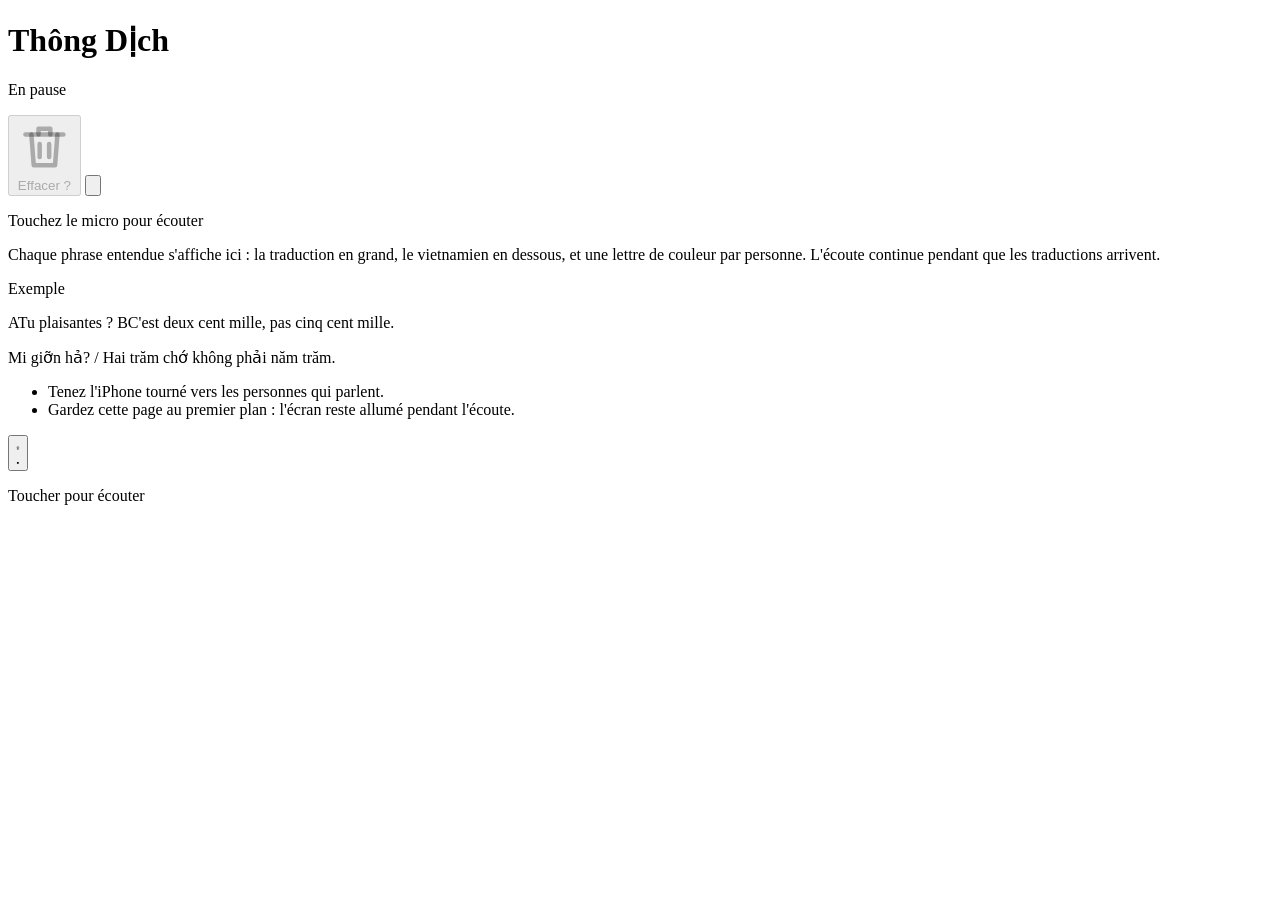
<file: src/index.html>
<!doctype html>
<html lang="fr">
<head>
<meta charset="utf-8">
<meta http-equiv="Content-Security-Policy" content="__CSP__">
<meta name="viewport" content="width=device-width, initial-scale=1, viewport-fit=cover">
<title>Thông Dịch</title>
<meta name="description" content="Interprète en direct : vietnamien du Centre vers le français, avec Gemini.">
<meta name="theme-color" content="#f2f5f4" media="(prefers-color-scheme: light)">
<meta name="theme-color" content="#0b1211" media="(prefers-color-scheme: dark)">
<meta name="apple-mobile-web-app-capable" content="yes">
<meta name="mobile-web-app-capable" content="yes">
<meta name="apple-mobile-web-app-title" content="Thông Dịch">
<meta name="apple-mobile-web-app-status-bar-style" content="default">
<meta name="format-detection" content="telephone=no">
<link rel="apple-touch-icon" href="__ICON180__">
<link rel="icon" type="image/png" href="__ICON64__">
<style>__CSS__</style>
</head>
<body>
<div class="app" id="app">
  <header class="top">
    <div class="brand">
      <h1>Thông Dịch</h1>
      <p class="status"><span class="dot" id="dot"></span><span id="statusText">En pause</span></p>
    </div>
    <button type="button" class="icon-btn" id="clearBtn" aria-label="Effacer la conversation" disabled>
      <svg viewBox="0 0 24 24" fill="none" stroke="currentColor" stroke-width="1.9" stroke-linecap="round" stroke-linejoin="round" aria-hidden="true"><path d="M4 7h16"/><path d="M9.5 7V4.5h5V7"/><path d="M6.5 7l1 13h9l1-13"/><path d="M10 11v5.5M14 11v5.5"/></svg>
      <span class="confirm">Effacer ?</span>
    </button>
    <button type="button" class="icon-btn" id="settingsBtn" aria-label="Réglages">
      <svg viewBox="0 0 24 24" fill="none" stroke="currentColor" stroke-width="1.9" stroke-linecap="round" aria-hidden="true"><path d="M4 7h9.5M18.5 7H20M4 17h3.5M12.5 17H20"/><circle cx="16" cy="7" r="2.4"/><circle cx="10" cy="17" r="2.4"/></svg>
    </button>
  </header>

  <div class="banner" id="banner" role="alert" hidden>
    <p id="bannerText"></p>
    <button type="button" id="bannerClose" aria-label="Fermer le message">×</button>
  </div>

  <main class="feed" id="feed" aria-label="Conversation traduite">
    <section class="empty" id="empty">
      <p class="empty-title">Touchez le micro pour écouter</p>
      <p class="empty-text">Chaque phrase entendue s'affiche ici : la traduction en grand, le vietnamien en dessous, et une lettre de couleur par personne. L'écoute continue pendant que les traductions arrivent.</p>
      <article class="line example" aria-label="Exemple de phrase traduite">
        <span class="example-tag">Exemple</span>
        <p class="fr"><span class="who v1">A</span>Tu plaisantes ? <span class="who v2">B</span>C'est deux cent mille, pas cinq cent mille.</p>
        <p class="vi" lang="vi">Mi giỡn hả? / Hai trăm chớ không phải năm trăm.</p>
      </article>
      <ul class="tips">
        <li>Tenez l'iPhone tourné vers les personnes qui parlent.</li>
        <li>Gardez cette page au premier plan : l'écran reste allumé pendant l'écoute.</li>
      </ul>
    </section>
    <div class="lines" id="lines"></div>
    <p class="interim" id="interim" lang="vi" aria-live="off" hidden></p>
  </main>

  <footer class="dock">
    <button type="button" class="live-pill" id="livePill" hidden>↓ En direct</button>
    <button type="button" class="mic" id="micBtn" aria-label="Écouter" aria-pressed="false">
      <span class="ring" aria-hidden="true"></span>
      <svg class="i-mic" viewBox="0 0 24 24" fill="none" stroke="currentColor" stroke-width="2" stroke-linecap="round" stroke-linejoin="round" aria-hidden="true"><rect x="9" y="2.5" width="6" height="11.5" rx="3"/><path d="M5 11a7 7 0 0 0 14 0"/><path d="M12 18v3.5M8.5 21.5h7"/></svg>
      <svg class="i-stop" viewBox="0 0 24 24" aria-hidden="true"><rect x="6" y="6" width="12" height="12" rx="2.5" fill="currentColor"/></svg>
    </button>
    <p class="hint" id="hint">Toucher pour écouter</p>
  </footer>
</div>

<div class="sheet-backdrop" id="sheet" hidden>
  <section class="sheet" role="dialog" aria-modal="true" aria-labelledby="sheetTitle">
    <header class="sheet-head">
      <h2 id="sheetTitle">Réglages</h2>
      <button type="button" class="text-btn" id="sheetDone">OK</button>
    </header>
    <div class="sheet-body">
      <p class="welcome" id="welcome" hidden>Bienvenue. Pour commencer, collez votre clé API Gemini.</p>

      <section class="group">
        <h3>Clé API Gemini</h3>
        <div class="panel">
          <div class="field">
            <input id="keyInput" type="password" autocomplete="off" autocapitalize="off" autocorrect="off" spellcheck="false" placeholder="AIza…" aria-label="Clé API Gemini">
            <button type="button" class="small-btn" id="pasteBtn">Coller</button>
          </div>
          <div class="row-btns">
            <button type="button" class="primary-btn" id="checkBtn">Vérifier et enregistrer</button>
            <a href="https://aistudio.google.com/apikey" target="_blank" rel="noopener noreferrer">Créer une clé</a>
          </div>
          <p class="key-status" id="keyStatus" aria-live="polite"></p>
          <p class="note">Gardée seulement dans ce navigateur, envoyée uniquement à Google. Activez la facturation sur le projet de la clé : les quotas suffisent alors pour une conversation continue, et Google n'utilise pas les données pour entraîner ses modèles.</p>
        </div>
      </section>

      <section class="group">
        <h3>Traduction</h3>
        <div class="panel">
          <div class="choices" id="modelChoices" role="radiogroup" aria-label="Modèle"></div>
          <label class="toggle">
            <span><b>Mode prioritaire</b><small>Latence plus basse et plus stable aux heures chargées, pour un coût 75 à 100 % plus élevé.</small></span>
            <input type="checkbox" id="priorityToggle"><i aria-hidden="true"></i>
          </label>
        </div>
      </section>

      <section class="group">
        <h3>Écoute</h3>
        <div class="panel">
          <div class="choices" id="engineChoices" role="radiogroup" aria-label="Mode d'écoute"></div>
          <p class="note" id="engineNote" hidden>S'applique à la prochaine écoute.</p>
        </div>
      </section>

      <section class="group" id="cutGroup">
        <h3>Découpage des phrases</h3>
        <div class="panel">
          <label class="slider" for="pauseRange">
            <span class="slider-head"><b>Fin de phrase</b><output id="pauseOut" for="pauseRange">1,0 s</output></span>
            <input type="range" id="pauseRange" min="0.3" max="2" step="0.1" aria-describedby="pauseSub">
            <small id="pauseSub">Silence après lequel la phrase part. Plus court : plus réactif, mais une phrase peut partir en deux morceaux. Quand une autre voix prend la parole, la phrase part sans attendre.</small>
          </label>
          <label class="slider" for="maxRange">
            <span class="slider-head"><b>Réplique longue</b><output id="maxOut" for="maxRange">6 s</output></span>
            <input type="range" id="maxRange" min="3" max="15" step="1" aria-describedby="maxSub">
            <small id="maxSub">Passé 6 s de parole, la phrase part à la première petite pause, au plus tard à 12 s.</small>
          </label>
          <div class="row-btns">
            <button type="button" class="small-btn" id="cutReset">Valeurs par défaut</button>
            <span class="note">S'applique tout de suite, même pendant l'écoute.</span>
          </div>
        </div>
      </section>

      <section class="group">
        <h3>Micro</h3>
        <div class="panel">
          <select id="micSelect" aria-label="Micro utilisé"></select>
          <p class="note" id="micNames" hidden>Les noms des micros apparaissent après une première écoute.</p>
          <p class="note">Le micro de l'iPhone capte bien mieux les voix autour de vous. Ceux des AirPods visent la voix de la personne qui les porte.</p>
        </div>
      </section>

      <section class="group">
        <h3>Voix</h3>
        <div class="panel">
          <label class="toggle">
            <span><b>Une couleur par personne</b><small>Les voix sont reconnues sur l'appareil, sans rien envoyer de plus (modèle de 9 Mo téléchargé une fois). Moins fiable quand plusieurs personnes parlent en même temps.</small></span>
            <input type="checkbox" id="voicesToggle"><i aria-hidden="true"></i>
          </label>
        </div>
      </section>

      <section class="group">
        <h3>Affichage</h3>
        <div class="panel">
          <label class="toggle">
            <span><b>Afficher le texte vietnamien</b></span>
            <input type="checkbox" id="viToggle"><i aria-hidden="true"></i>
          </label>
        </div>
      </section>

      <section class="group tech">
        <h3>Infos techniques</h3>
        <div class="panel"><dl id="techInfo"></dl></div>
      </section>

      <p class="note version">Sur iPhone, ajoutez la page à l'écran d'accueil (Partager › Sur l'écran d'accueil) pour l'ouvrir comme une app. · Thông Dịch web 2.5.1</p>
    </div>
  </section>
</div>
<noscript><p class="note">Activez JavaScript pour utiliser Thông Dịch.</p></noscript>
<script>__JS__</script>
</body>
</html>
</file>
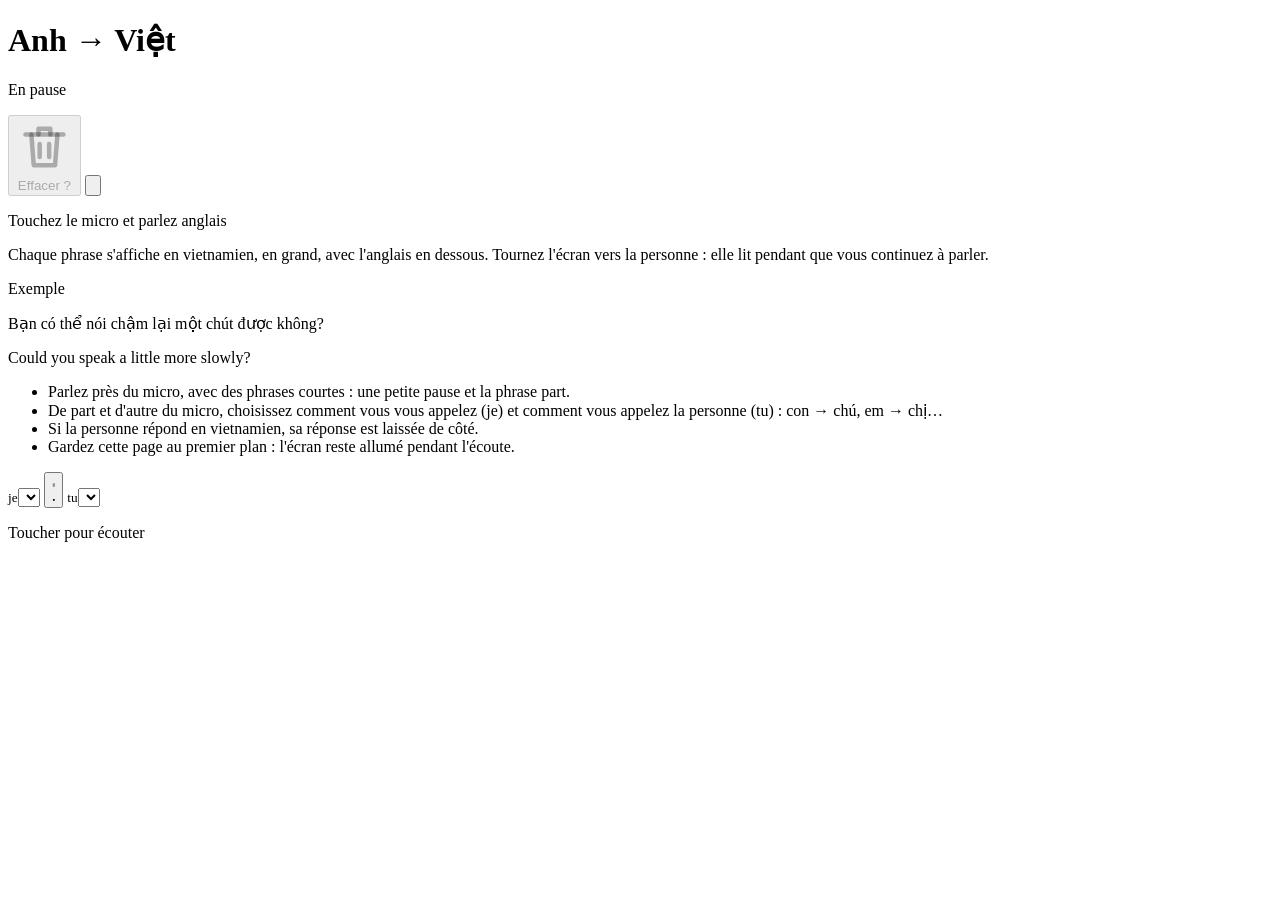
<file: anh-viet/src/index.html>
<!doctype html>
<html lang="fr">
<head>
<meta charset="utf-8">
<meta http-equiv="Content-Security-Policy" content="__CSP__">
<meta name="viewport" content="width=device-width, initial-scale=1, viewport-fit=cover">
<title>Anh → Việt</title>
<meta name="description" content="Interprète en direct : anglais vers vietnamien, avec Qwen.">
<meta name="theme-color" content="#f3f5fa" media="(prefers-color-scheme: light)">
<meta name="theme-color" content="#0b0f19" media="(prefers-color-scheme: dark)">
<meta name="apple-mobile-web-app-capable" content="yes">
<meta name="mobile-web-app-capable" content="yes">
<meta name="apple-mobile-web-app-title" content="Anh–Việt">
<meta name="apple-mobile-web-app-status-bar-style" content="default">
<meta name="format-detection" content="telephone=no">
<link rel="apple-touch-icon" href="__ICON180__">
<link rel="icon" type="image/png" href="__ICON64__">
<style>__CSS__</style>
</head>
<body>
<div class="app" id="app">
  <header class="top">
    <div class="brand">
      <h1>Anh → Việt</h1>
      <p class="status"><span class="dot" id="dot"></span><span id="statusText">En pause</span></p>
    </div>
    <button type="button" class="icon-btn" id="clearBtn" aria-label="Effacer la conversation" disabled>
      <svg viewBox="0 0 24 24" fill="none" stroke="currentColor" stroke-width="1.9" stroke-linecap="round" stroke-linejoin="round" aria-hidden="true"><path d="M4 7h16"/><path d="M9.5 7V4.5h5V7"/><path d="M6.5 7l1 13h9l1-13"/><path d="M10 11v5.5M14 11v5.5"/></svg>
      <span class="confirm">Effacer ?</span>
    </button>
    <button type="button" class="icon-btn" id="settingsBtn" aria-label="Réglages">
      <svg viewBox="0 0 24 24" fill="none" stroke="currentColor" stroke-width="1.9" stroke-linecap="round" aria-hidden="true"><path d="M4 7h9.5M18.5 7H20M4 17h3.5M12.5 17H20"/><circle cx="16" cy="7" r="2.4"/><circle cx="10" cy="17" r="2.4"/></svg>
    </button>
  </header>

  <div class="banner" id="banner" role="alert" hidden>
    <p id="bannerText"></p>
    <button type="button" id="bannerClose" aria-label="Fermer le message">×</button>
  </div>

  <main class="feed" id="feed" aria-label="Conversation traduite">
    <section class="empty" id="empty">
      <p class="empty-title">Touchez le micro et parlez anglais</p>
      <p class="empty-text">Chaque phrase s'affiche en vietnamien, en grand, avec l'anglais en dessous. Tournez l'écran vers la personne : elle lit pendant que vous continuez à parler.</p>
      <article class="line example" aria-label="Exemple de phrase traduite">
        <span class="example-tag">Exemple</span>
        <p class="tr" lang="vi">Bạn có thể nói chậm lại một chút được không?</p>
        <p class="src" lang="en">Could you speak a little more slowly?</p>
      </article>
      <ul class="tips">
        <li>Parlez près du micro, avec des phrases courtes : une petite pause et la phrase part.</li>
        <li>De part et d'autre du micro, choisissez comment vous vous appelez (je) et comment vous appelez la personne (tu) : con → chú, em → chị…</li>
        <li>Si la personne répond en vietnamien, sa réponse est laissée de côté.</li>
        <li>Gardez cette page au premier plan : l'écran reste allumé pendant l'écoute.</li>
      </ul>
    </section>
    <div class="lines" id="lines"></div>
  </main>

  <footer class="dock">
    <button type="button" class="live-pill" id="livePill" hidden>↓ En direct</button>
    <label class="pron pron-je"><small>je</small><select id="jeChip" aria-label="Je, en vietnamien"></select></label>
    <button type="button" class="mic" id="micBtn" aria-label="Écouter" aria-pressed="false">
      <span class="ring" aria-hidden="true"></span>
      <svg class="i-mic" viewBox="0 0 24 24" fill="none" stroke="currentColor" stroke-width="2" stroke-linecap="round" stroke-linejoin="round" aria-hidden="true"><rect x="9" y="2.5" width="6" height="11.5" rx="3"/><path d="M5 11a7 7 0 0 0 14 0"/><path d="M12 18v3.5M8.5 21.5h7"/></svg>
      <svg class="i-stop" viewBox="0 0 24 24" aria-hidden="true"><rect x="6" y="6" width="12" height="12" rx="2.5" fill="currentColor"/></svg>
    </button>
    <label class="pron pron-tu"><small>tu</small><select id="tuChip" aria-label="Tu, en vietnamien"></select></label>
    <p class="hint" id="hint">Toucher pour écouter</p>
  </footer>
</div>

<div class="sheet-backdrop" id="sheet" hidden>
  <section class="sheet" role="dialog" aria-modal="true" aria-labelledby="sheetTitle">
    <header class="sheet-head">
      <h2 id="sheetTitle">Réglages</h2>
      <button type="button" class="text-btn" id="sheetDone">OK</button>
    </header>
    <div class="sheet-body">
      <p class="welcome" id="welcome" hidden>Bienvenue. Pour commencer, collez votre clé API Qwen (Alibaba Cloud Model Studio).</p>

      <section class="group">
        <h3>Clé API Qwen</h3>
        <div class="panel">
          <div class="field">
            <input id="keyInput" type="password" autocomplete="off" autocapitalize="off" autocorrect="off" spellcheck="false" placeholder="sk-…" aria-label="Clé API Qwen">
            <button type="button" class="small-btn" id="pasteBtn">Coller</button>
          </div>
          <div class="row-btns">
            <button type="button" class="primary-btn" id="checkBtn">Vérifier et enregistrer</button>
            <a href="https://modelstudio.console.alibabacloud.com/ap-southeast-1/settings/api-key" target="_blank" rel="noopener noreferrer">Créer une clé</a>
          </div>
          <p class="key-status" id="keyStatus" aria-live="polite"></p>
          <p class="note">Gardée seulement dans ce navigateur, envoyée uniquement à Alibaba Cloud. Créez-la dans Model Studio, région Singapour : c'est là que les nouveaux comptes ont un quota gratuit.</p>
        </div>
      </section>

      <section class="group">
        <h3>Serveur Qwen</h3>
        <div class="panel">
          <div class="choices" id="regionChoices" role="radiogroup" aria-label="Serveur Qwen"></div>
          <input id="customInput" type="text" inputmode="url" autocomplete="off" autocapitalize="off" autocorrect="off" spellcheck="false" placeholder="https://….aliyuncs.com" aria-label="Adresse du serveur" hidden>
          <p class="note" id="customNote" hidden>Adresse d'un espace de travail Model Studio (…maas.aliyuncs.com) ou d'un relais (….workers.dev).</p>
        </div>
      </section>

      <section class="group">
        <h3>Traduction</h3>
        <div class="panel">
          <div class="choices" id="modelChoices" role="radiogroup" aria-label="Modèle de traduction"></div>
          <div class="select-row">
            <span><b>« Je » et « tu » en vietnamien</b><small>Selon l'âge et la relation : con → cô, chú, bác, ông, bà · em → anh, chị · chị → em · tôi → bạn. Choisir « tu » met le « je » qui va avec, que vous pouvez changer ensuite. Aussi de part et d'autre du micro, pour changer en pleine conversation.</small></span>
            <label class="pair" for="jeSelect"><span>Je</span><select id="jeSelect"></select></label>
            <label class="pair" for="tuSelect"><span>Tu</span><select id="tuSelect"></select></label>
          </div>
        </div>
      </section>

      <section class="group">
        <h3>Écoute</h3>
        <div class="panel">
          <label class="select-row" for="langSelect">
            <span><b>Langue parlée</b><small id="langSub"></small></span>
            <select id="langSelect"></select>
          </label>
          <label class="select-row" for="vocabInput">
            <span><b>Noms et mots à bien reconnaître</b><small>Séparés par des virgules : prénoms, lieux, termes de métier.</small></span>
            <input id="vocabInput" type="text" autocomplete="off" autocapitalize="off" spellcheck="false" placeholder="Linh, Bến Thành, Grab">
          </label>
        </div>
      </section>

      <section class="group" id="cutGroup">
        <h3>Découpage des phrases</h3>
        <div class="panel">
          <label class="slider" for="pauseRange">
            <span class="slider-head"><b>Fin de phrase</b><output id="pauseOut" for="pauseRange">1,0 s</output></span>
            <input type="range" id="pauseRange" min="0.3" max="2" step="0.1" aria-describedby="pauseSub">
            <small id="pauseSub">Silence après lequel la phrase part. Plus court : plus réactif, mais une phrase peut partir en deux morceaux.</small>
          </label>
          <label class="slider" for="maxRange">
            <span class="slider-head"><b>Réplique longue</b><output id="maxOut" for="maxRange">6 s</output></span>
            <input type="range" id="maxRange" min="3" max="15" step="1" aria-describedby="maxSub">
            <small id="maxSub">Passé 6 s de parole, la phrase part à la première petite pause, au plus tard à 12 s.</small>
          </label>
          <div class="row-btns">
            <button type="button" class="small-btn" id="cutReset">Valeurs par défaut</button>
            <span class="note">S'applique tout de suite, même pendant l'écoute.</span>
          </div>
        </div>
      </section>

      <section class="group">
        <h3>Micro</h3>
        <div class="panel">
          <select id="micSelect" aria-label="Micro utilisé"></select>
          <p class="note" id="micNames" hidden>Les noms des micros apparaissent après une première écoute.</p>
        </div>
      </section>

      <section class="group">
        <h3>Affichage</h3>
        <div class="panel">
          <label class="toggle">
            <span><b>Texte vietnamien plus grand</b><small>Pour le lire de plus loin.</small></span>
            <input type="checkbox" id="bigToggle"><i aria-hidden="true"></i>
          </label>
          <label class="toggle">
            <span><b>Afficher le texte anglais</b></span>
            <input type="checkbox" id="enToggle"><i aria-hidden="true"></i>
          </label>
        </div>
      </section>

      <section class="group tech">
        <h3>Infos techniques</h3>
        <div class="panel"><dl id="techInfo"></dl></div>
      </section>

      <p class="note version">Sur iPhone, ajoutez la page à l'écran d'accueil (Partager › Sur l'écran d'accueil) pour l'ouvrir comme une app. · Anh → Việt web 1.0</p>
    </div>
  </section>
</div>
<noscript><p class="note">Activez JavaScript pour utiliser Anh → Việt.</p></noscript>
<script>__JS__</script>
</body>
</html>
</file>
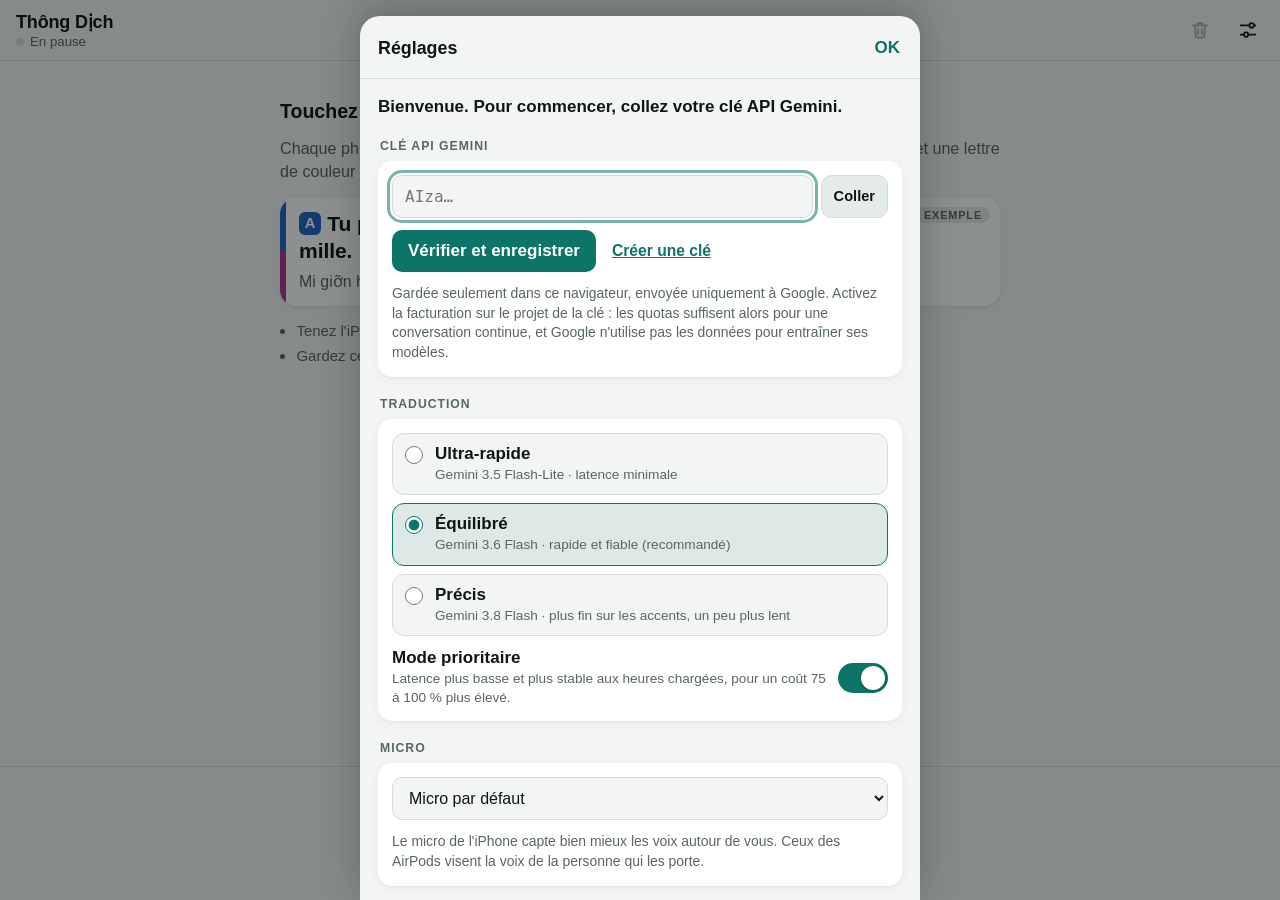
<file: index-v1.2.html>
<!doctype html>
<html lang="fr">
<head>
<meta charset="utf-8">
<meta http-equiv="Content-Security-Policy" content="default-src 'none'; script-src 'sha256-PSqqnCaN2vveM+M40gv8PBlMoPQ/4oO1DplHk9HEjuM=' 'self' blob: 'wasm-unsafe-eval' https://cdn.jsdelivr.net; style-src 'sha256-T+Mdv2G4W9i24WO7ixskcrIs7WoLif2v6ZD2ZA/Jfa0='; img-src data:; connect-src 'self' https://generativelanguage.googleapis.com https://cdn.jsdelivr.net; worker-src blob:; base-uri 'none'; form-action 'none'">
<meta name="viewport" content="width=device-width, initial-scale=1, viewport-fit=cover">
<title>Thông Dịch</title>
<meta name="description" content="Interprète en direct : vietnamien du Centre vers le français, avec Gemini.">
<meta name="theme-color" content="#f2f5f4" media="(prefers-color-scheme: light)">
<meta name="theme-color" content="#0b1211" media="(prefers-color-scheme: dark)">
<meta name="apple-mobile-web-app-capable" content="yes">
<meta name="mobile-web-app-capable" content="yes">
<meta name="apple-mobile-web-app-title" content="Thông Dịch">
<meta name="apple-mobile-web-app-status-bar-style" content="default">
<meta name="format-detection" content="telephone=no">
<link rel="apple-touch-icon" href="[data-uri]">
<link rel="icon" type="image/png" href="[data-uri]">
<style>/* Une seule colonne plein écran : en-tête, fil de la conversation, gros bouton micro en bas.
   Lisible d'un coup d'œil : traduction en grand, vietnamien en retrait. */
:root {
  --bg: #f2f5f4;
  --surface: #ffffff;
  --sunken: #e5ebe9;
  --fg: #0e1716;
  --muted: #586664;
  --hair: #d3dcd9;
  --accent: #0d7468;
  --on-accent: #ffffff;
  --live: #d6312a;
  --warn: #c2530a;
  --bad: #d6312a;
  /* Une couleur par voix (A, B, C…), lisibles sur fond clair comme sombre. */
  --v1: #2563c4;
  --v2: #b0368f;
  --v3: #8a6100;
  --v4: #1f7a4a;
  --v5: #6d45d6;
  --v6: #b4441d;
  --on-voice: #ffffff;
  --banner-bg: #fbe9e7;
  --banner-fg: #7a1a14;
  --shadow: 0 1px 1px rgba(14, 23, 22, .04), 0 2px 10px rgba(14, 23, 22, .05);
  --font: -apple-system, BlinkMacSystemFont, "SF Pro Text", "Segoe UI", Roboto, "Noto Sans", "Helvetica Neue", Arial, sans-serif;
  color-scheme: light;
}
@media (prefers-color-scheme: dark) {
  :root {
    --bg: #0b1211;
    --surface: #141d1c;
    --sunken: #1d2827;
    --fg: #e8efed;
    --muted: #97a8a4;
    --hair: #263432;
    --accent: #3cc5b1;
    --on-accent: #04211d;
    --live: #ef4a40;
    --warn: #ff8b3e;
    --bad: #ff5d52;
    --v1: #79a8ff;
    --v2: #f07fd0;
    --v3: #e8c04e;
    --v4: #5fd08f;
    --v5: #b39dff;
    --v6: #ff9a6b;
    --on-voice: #0b1211;
    --banner-bg: #3b1714;
    --banner-fg: #ffd9d5;
    --shadow: none;
    color-scheme: dark;
  }
}

[hidden] { display: none !important; }
* { box-sizing: border-box; }
html { height: 100%; font-family: var(--font); font-size: 17px; -webkit-text-size-adjust: 100%; }
/* Taille du texte réglée par l'iPhone (Réglages › Luminosité et affichage › Taille du texte). */
@supports (font: -apple-system-body) {
  html { font: -apple-system-body; font-family: var(--font); }
}
body {
  height: 100%;
  margin: 0;
  background: var(--bg);
  color: var(--fg);
  overflow: hidden;
  -webkit-tap-highlight-color: transparent;
}
button { font: inherit; color: inherit; cursor: pointer; touch-action: manipulation; }
button:focus-visible, a:focus-visible, select:focus-visible, input:focus-visible {
  outline: 3px solid color-mix(in srgb, var(--accent) 55%, transparent);
  outline-offset: 2px;
}

.app { height: 100%; display: flex; flex-direction: column; }
@supports (height: 100dvh) { .app { height: 100dvh; } }

/* En-tête */
.top {
  display: flex;
  align-items: center;
  gap: 4px;
  padding-block: calc(env(safe-area-inset-top, 0px) + 8px) 8px;
  padding-left: max(16px, env(safe-area-inset-left, 0px));
  padding-right: max(10px, env(safe-area-inset-right, 0px));
  border-bottom: 1px solid var(--hair);
  background: var(--bg);
}
.brand { flex: 1; min-width: 0; }
.brand h1 { margin: 0; font-size: 1.06rem; font-weight: 700; letter-spacing: -.01em; }
.status {
  margin: 1px 0 0;
  display: flex;
  align-items: center;
  gap: 6px;
  font-size: .78rem;
  color: var(--muted);
  min-width: 0;
}
.status span:last-child { overflow: hidden; text-overflow: ellipsis; white-space: nowrap; }
.dot { flex: none; width: 8px; height: 8px; border-radius: 50%; background: var(--hair); }
.dot.on { background: var(--live); animation: pulse 1.6s ease-in-out infinite; }
@keyframes pulse { 50% { opacity: .35; } }

.icon-btn {
  min-width: 44px;
  height: 44px;
  display: inline-flex;
  align-items: center;
  justify-content: center;
  gap: 6px;
  border: 0;
  border-radius: 12px;
  background: transparent;
  padding: 0 10px;
}
.icon-btn svg { width: 22px; height: 22px; flex: none; }
.icon-btn:disabled { opacity: .3; cursor: default; }
.icon-btn .confirm { display: none; font-size: .88rem; font-weight: 700; }
.icon-btn.armed { background: var(--live); color: #fff; }
.icon-btn.armed .confirm { display: inline; }

/* Bandeau d'erreur */
.banner {
  display: flex;
  align-items: flex-start;
  gap: 8px;
  margin: 10px max(16px, env(safe-area-inset-right, 0px)) 0 max(16px, env(safe-area-inset-left, 0px));
  padding: 10px 6px 10px 12px;
  border-radius: 12px;
  background: var(--banner-bg);
  color: var(--banner-fg);
  font-size: .88rem;
  line-height: 1.38;
}
.banner p { margin: 0; flex: 1; min-width: 0; }
.banner button { flex: none; border: 0; background: transparent; font-size: 1.25rem; line-height: 1; padding: 0 8px; }

/* Conversation */
.feed {
  flex: 1;
  min-height: 0;
  overflow-y: auto;
  overscroll-behavior: contain;
  -webkit-overflow-scrolling: touch;
  padding-block: 12px 18px;
  padding-left: max(16px, env(safe-area-inset-left, 0px));
  padding-right: max(16px, env(safe-area-inset-right, 0px));
}
.lines, .empty { max-width: 720px; margin-inline: auto; }
.lines { display: flex; flex-direction: column; gap: 10px; }

.line {
  position: relative;
  min-width: 0;
  background: var(--surface);
  border-radius: 16px;
  padding: 12px 16px 13px 19px;
  box-shadow: var(--shadow);
  overflow: hidden;
  content-visibility: auto;
  contain-intrinsic-size: auto 84px;
}
.fr {
  margin: 0;
  font-size: 1.24rem;
  line-height: 1.3;
  font-weight: 600;
  letter-spacing: -.005em;
  overflow-wrap: anywhere;
  -webkit-user-select: text;
  user-select: text;
}
.line::before { content: ""; position: absolute; top: 0; bottom: 0; left: 0; width: 6px; background: var(--stripe, transparent); }
.who {
  display: inline-block;
  min-width: 1.5em;
  margin-right: .42em;
  padding: 0 .36em;
  border-radius: 6px;
  background: var(--v1);
  color: var(--on-voice);
  font-size: .7em;
  font-weight: 800;
  line-height: 1.55;
  text-align: center;
  vertical-align: .16em;
}
.turn { display: block; }
.turn + .turn { margin-top: 4px; }
.who.v2 { background: var(--v2); }
.who.v3 { background: var(--v3); }
.who.v4 { background: var(--v4); }
.who.v5 { background: var(--v5); }
.who.v6 { background: var(--v6); }
.example::before { background: linear-gradient(var(--v1) 0 50%, var(--v2) 50% 100%); }
.fr.wait { font-size: .92rem; font-weight: 500; color: var(--muted); }
.fr.wait::after { content: " …"; animation: pulse 1.1s ease-in-out infinite; }
.vi {
  margin: 6px 0 0;
  font-size: .94rem;
  line-height: 1.38;
  color: var(--muted);
  overflow-wrap: anywhere;
  -webkit-user-select: text;
  user-select: text;
}
.fr.wait + .vi { margin-top: 4px; }
.err { display: flex; flex-wrap: wrap; align-items: center; gap: 8px 12px; }
.err p { margin: 0; flex: 1 1 14em; min-width: 0; color: var(--warn); font-size: .9rem; line-height: 1.35; }
.retry {
  border: 1px solid var(--hair);
  background: var(--sunken);
  border-radius: 999px;
  padding: 7px 15px;
  font-size: .86rem;
  font-weight: 600;
}
.note-line { margin: 2px 0; text-align: center; font-size: .78rem; color: var(--muted); }

/* Écran vide */
.empty { display: grid; gap: 14px; padding-top: 3vh; }
.empty-title { margin: 0; font-size: 1.15rem; font-weight: 700; }
.empty-text { margin: 0; color: var(--muted); font-size: .95rem; line-height: 1.45; }
.example { content-visibility: visible; }
.example-tag {
  position: absolute;
  top: 9px;
  right: 10px;
  padding: 2px 8px;
  border-radius: 999px;
  background: var(--sunken);
  color: var(--muted);
  font-size: .64rem;
  font-weight: 700;
  letter-spacing: .08em;
  text-transform: uppercase;
}
.example .fr { padding-right: 72px; }
.tips { margin: 0; padding-left: 1.1em; display: grid; gap: 4px; color: var(--muted); font-size: .88rem; line-height: 1.45; }

/* Bouton micro */
.dock {
  position: relative;
  display: grid;
  justify-items: center;
  gap: 16px;
  padding-block: 12px max(12px, env(safe-area-inset-bottom, 0px));
  padding-left: max(16px, env(safe-area-inset-left, 0px));
  padding-right: max(16px, env(safe-area-inset-right, 0px));
  border-top: 1px solid var(--hair);
  background: var(--bg);
}
.mic {
  position: relative;
  width: 78px;
  height: 78px;
  display: grid;
  place-items: center;
  padding: 0;
  border: 0;
  border-radius: 50%;
  background: var(--accent);
  color: var(--on-accent);
  box-shadow: 0 6px 20px color-mix(in srgb, var(--accent) 32%, transparent);
  transition: background .15s;
}
.mic svg { position: relative; width: 32px; height: 32px; }
.mic .i-stop { display: none; }
.mic.on { background: var(--live); color: #fff; box-shadow: 0 6px 20px color-mix(in srgb, var(--live) 38%, transparent); }
.mic.on .i-mic { display: none; }
.mic.on .i-stop { display: block; }
.ring {
  position: absolute;
  inset: -7px;
  border-radius: 50%;
  border: 5px solid color-mix(in srgb, var(--live) 36%, transparent);
  opacity: 0;
  transform: scale(calc(1 + var(--lvl, 0) * .25));
  transition: transform 80ms linear, opacity .2s;
  pointer-events: none;
}
.mic.on .ring { opacity: 1; }
.hint { margin: 0; font-size: .8rem; color: var(--muted); text-align: center; }
.live-pill {
  position: absolute;
  bottom: calc(100% + 10px);
  left: 50%;
  transform: translateX(-50%);
  z-index: 5;
  border: 0;
  border-radius: 999px;
  padding: 9px 16px;
  background: var(--fg);
  color: var(--bg);
  font-size: .86rem;
  font-weight: 700;
  white-space: nowrap;
  box-shadow: 0 4px 16px rgba(0, 0, 0, .18);
}

/* Réglages */
.sheet-backdrop {
  position: fixed;
  inset: 0;
  z-index: 30;
  display: flex;
  align-items: flex-end;
  justify-content: center;
  background: rgba(4, 10, 9, .45);
}
.sheet {
  width: 100%;
  max-width: 560px;
  max-height: calc(100% - env(safe-area-inset-top, 0px) - 16px);
  display: flex;
  flex-direction: column;
  background: var(--bg);
  border-radius: 20px 20px 0 0;
  box-shadow: 0 -8px 40px rgba(0, 0, 0, .25);
  animation: rise .22s ease-out;
}
@supports (height: 100dvh) { .sheet { max-height: calc(100dvh - env(safe-area-inset-top, 0px) - 16px); } }
@keyframes rise { from { transform: translateY(28px); opacity: 0; } to { transform: none; opacity: 1; } }
.sheet-head {
  display: flex;
  align-items: center;
  justify-content: space-between;
  padding-block: 12px 10px;
  padding-left: max(18px, env(safe-area-inset-left, 0px));
  padding-right: max(10px, env(safe-area-inset-right, 0px));
  border-bottom: 1px solid var(--hair);
}
.sheet-head h2 { margin: 0; font-size: 1.05rem; }
.text-btn { border: 0; background: transparent; color: var(--accent); font-weight: 700; padding: 10px 10px; border-radius: 10px; }
.sheet-body {
  overflow-y: auto;
  overscroll-behavior: contain;
  -webkit-overflow-scrolling: touch;
  display: grid;
  gap: 20px;
  padding-block: 16px max(24px, env(safe-area-inset-bottom, 0px));
  padding-left: max(18px, env(safe-area-inset-left, 0px));
  padding-right: max(18px, env(safe-area-inset-right, 0px));
}
.welcome { margin: 0; font-size: 1rem; font-weight: 600; line-height: 1.4; }
.group { display: grid; gap: 8px; min-width: 0; }
.group h3 { margin: 0 0 0 2px; font-size: .72rem; font-weight: 700; letter-spacing: .08em; text-transform: uppercase; color: var(--muted); }
.panel { display: grid; gap: 12px; padding: 14px; border-radius: 14px; background: var(--surface); box-shadow: var(--shadow); min-width: 0; }
.field { display: flex; gap: 8px; min-width: 0; }
input[type="password"], input[type="text"], select {
  width: 100%;
  min-width: 0;
  font: inherit;
  font-size: 16px;
  padding: 11px 12px;
  border: 1px solid var(--hair);
  border-radius: 10px;
  background: var(--bg);
  color: var(--fg);
}
.field input { flex: 1; font-family: ui-monospace, "SF Mono", Menlo, Consolas, monospace; font-size: 16px; }
.small-btn {
  flex: none;
  border: 1px solid var(--hair);
  border-radius: 10px;
  background: var(--sunken);
  padding: 0 12px;
  font-size: .86rem;
  font-weight: 600;
}
.row-btns { display: flex; flex-wrap: wrap; align-items: center; gap: 10px 16px; }
.primary-btn { border: 0; border-radius: 10px; background: var(--accent); color: var(--on-accent); padding: 11px 16px; font-weight: 700; }
.row-btns a { color: var(--accent); font-weight: 600; font-size: .92rem; }
.key-status { margin: 0; font-size: .88rem; line-height: 1.35; }
.key-status:empty { display: none; }
.key-status.ok { color: var(--accent); font-weight: 600; }
.key-status.bad { color: var(--bad); }
.key-status.busy { color: var(--muted); }
.note { margin: 0; font-size: .82rem; line-height: 1.42; color: var(--muted); }
.choices { display: grid; gap: 8px; }
.choice {
  display: flex;
  align-items: flex-start;
  gap: 12px;
  padding: 10px 12px;
  border: 1.5px solid var(--hair);
  border-radius: 12px;
  background: var(--bg);
  cursor: pointer;
}
.choice:has(input:checked) { border-color: var(--accent); background: color-mix(in srgb, var(--accent) 9%, var(--bg)); }
.choice input { flex: none; width: 18px; height: 18px; margin: 2px 0 0; accent-color: var(--accent); }
.choice span { display: grid; gap: 2px; min-width: 0; }
.choice small { font-size: .8rem; line-height: 1.35; color: var(--muted); }
.toggle { position: relative; display: flex; align-items: center; gap: 12px; cursor: pointer; }
.toggle > span { flex: 1; display: grid; gap: 2px; min-width: 0; }
.toggle small { font-size: .8rem; line-height: 1.38; color: var(--muted); }
.toggle input { position: absolute; opacity: 0; width: 1px; height: 1px; }
.toggle i { flex: none; position: relative; width: 50px; height: 30px; border-radius: 999px; background: var(--hair); transition: background .2s; }
.toggle i::after {
  content: "";
  position: absolute;
  top: 3px;
  left: 3px;
  width: 24px;
  height: 24px;
  border-radius: 50%;
  background: #fff;
  box-shadow: 0 1px 3px rgba(0, 0, 0, .25);
  transition: transform .2s;
}
.toggle input:checked + i { background: var(--accent); }
.toggle input:checked + i::after { transform: translateX(20px); }
.toggle input:focus-visible + i { outline: 3px solid color-mix(in srgb, var(--accent) 55%, transparent); outline-offset: 2px; }
.tech dl { display: grid; grid-template-columns: auto 1fr; gap: 6px 14px; margin: 0; font-size: .8rem; line-height: 1.35; }
.tech dt { color: var(--muted); }
.tech dd { margin: 0; min-width: 0; overflow-wrap: anywhere; font-variant-numeric: tabular-nums; }
.version { text-align: center; }

@media (prefers-reduced-motion: reduce) {
  .dot.on, .fr.wait::after { animation: none; }
  .ring, .mic, .toggle i, .toggle i::after { transition: none; }
  .sheet { animation: none; }
}
</style>
</head>
<body>
<div class="app" id="app">
  <header class="top">
    <div class="brand">
      <h1>Thông Dịch</h1>
      <p class="status"><span class="dot" id="dot"></span><span id="statusText">En pause</span></p>
    </div>
    <button type="button" class="icon-btn" id="clearBtn" aria-label="Effacer la conversation" disabled>
      <svg viewBox="0 0 24 24" fill="none" stroke="currentColor" stroke-width="1.9" stroke-linecap="round" stroke-linejoin="round" aria-hidden="true"><path d="M4 7h16"/><path d="M9.5 7V4.5h5V7"/><path d="M6.5 7l1 13h9l1-13"/><path d="M10 11v5.5M14 11v5.5"/></svg>
      <span class="confirm">Effacer ?</span>
    </button>
    <button type="button" class="icon-btn" id="settingsBtn" aria-label="Réglages">
      <svg viewBox="0 0 24 24" fill="none" stroke="currentColor" stroke-width="1.9" stroke-linecap="round" aria-hidden="true"><path d="M4 7h9.5M18.5 7H20M4 17h3.5M12.5 17H20"/><circle cx="16" cy="7" r="2.4"/><circle cx="10" cy="17" r="2.4"/></svg>
    </button>
  </header>

  <div class="banner" id="banner" role="alert" hidden>
    <p id="bannerText"></p>
    <button type="button" id="bannerClose" aria-label="Fermer le message">×</button>
  </div>

  <main class="feed" id="feed" aria-label="Conversation traduite">
    <section class="empty" id="empty">
      <p class="empty-title">Touchez le micro pour écouter</p>
      <p class="empty-text">Chaque phrase entendue s'affiche ici : la traduction en grand, le vietnamien en dessous, et une lettre de couleur par personne. L'écoute continue pendant que les traductions arrivent.</p>
      <article class="line example" aria-label="Exemple de phrase traduite">
        <span class="example-tag">Exemple</span>
        <p class="fr"><span class="who v1">A</span>Tu plaisantes ? <span class="who v2">B</span>C'est deux cent mille, pas cinq cent mille.</p>
        <p class="vi" lang="vi">Mi giỡn hả? / Hai trăm chớ không phải năm trăm.</p>
      </article>
      <ul class="tips">
        <li>Tenez l'iPhone tourné vers les personnes qui parlent.</li>
        <li>Gardez cette page au premier plan : l'écran reste allumé pendant l'écoute.</li>
      </ul>
    </section>
    <div class="lines" id="lines"></div>
  </main>

  <footer class="dock">
    <button type="button" class="live-pill" id="livePill" hidden>↓ En direct</button>
    <button type="button" class="mic" id="micBtn" aria-label="Écouter" aria-pressed="false">
      <span class="ring" aria-hidden="true"></span>
      <svg class="i-mic" viewBox="0 0 24 24" fill="none" stroke="currentColor" stroke-width="2" stroke-linecap="round" stroke-linejoin="round" aria-hidden="true"><rect x="9" y="2.5" width="6" height="11.5" rx="3"/><path d="M5 11a7 7 0 0 0 14 0"/><path d="M12 18v3.5M8.5 21.5h7"/></svg>
      <svg class="i-stop" viewBox="0 0 24 24" aria-hidden="true"><rect x="6" y="6" width="12" height="12" rx="2.5" fill="currentColor"/></svg>
    </button>
    <p class="hint" id="hint">Toucher pour écouter</p>
  </footer>
</div>

<div class="sheet-backdrop" id="sheet" hidden>
  <section class="sheet" role="dialog" aria-modal="true" aria-labelledby="sheetTitle">
    <header class="sheet-head">
      <h2 id="sheetTitle">Réglages</h2>
      <button type="button" class="text-btn" id="sheetDone">OK</button>
    </header>
    <div class="sheet-body">
      <p class="welcome" id="welcome" hidden>Bienvenue. Pour commencer, collez votre clé API Gemini.</p>

      <section class="group">
        <h3>Clé API Gemini</h3>
        <div class="panel">
          <div class="field">
            <input id="keyInput" type="password" autocomplete="off" autocapitalize="off" autocorrect="off" spellcheck="false" placeholder="AIza…" aria-label="Clé API Gemini">
            <button type="button" class="small-btn" id="pasteBtn">Coller</button>
          </div>
          <div class="row-btns">
            <button type="button" class="primary-btn" id="checkBtn">Vérifier et enregistrer</button>
            <a href="https://aistudio.google.com/apikey" target="_blank" rel="noopener noreferrer">Créer une clé</a>
          </div>
          <p class="key-status" id="keyStatus" aria-live="polite"></p>
          <p class="note">Gardée seulement dans ce navigateur, envoyée uniquement à Google. Activez la facturation sur le projet de la clé : les quotas suffisent alors pour une conversation continue, et Google n'utilise pas les données pour entraîner ses modèles.</p>
        </div>
      </section>

      <section class="group">
        <h3>Traduction</h3>
        <div class="panel">
          <div class="choices" id="modelChoices" role="radiogroup" aria-label="Modèle"></div>
          <label class="toggle">
            <span><b>Mode prioritaire</b><small>Latence plus basse et plus stable aux heures chargées, pour un coût 75 à 100 % plus élevé.</small></span>
            <input type="checkbox" id="priorityToggle"><i aria-hidden="true"></i>
          </label>
        </div>
      </section>

      <section class="group">
        <h3>Micro</h3>
        <div class="panel">
          <select id="micSelect" aria-label="Micro utilisé"></select>
          <p class="note" id="micNames" hidden>Les noms des micros apparaissent après une première écoute.</p>
          <p class="note">Le micro de l'iPhone capte bien mieux les voix autour de vous. Ceux des AirPods visent la voix de la personne qui les porte.</p>
        </div>
      </section>

      <section class="group">
        <h3>Voix</h3>
        <div class="panel">
          <label class="toggle">
            <span><b>Une couleur par personne</b><small>Les voix sont reconnues sur l'appareil, sans rien envoyer de plus (modèle de 9 Mo téléchargé une fois). Moins fiable quand plusieurs personnes parlent en même temps.</small></span>
            <input type="checkbox" id="voicesToggle"><i aria-hidden="true"></i>
          </label>
        </div>
      </section>

      <section class="group">
        <h3>Affichage</h3>
        <div class="panel">
          <label class="toggle">
            <span><b>Afficher le texte vietnamien</b></span>
            <input type="checkbox" id="viToggle"><i aria-hidden="true"></i>
          </label>
        </div>
      </section>

      <section class="group tech">
        <h3>Infos techniques</h3>
        <div class="panel"><dl id="techInfo"></dl></div>
      </section>

      <p class="note version">Sur iPhone, ajoutez la page à l'écran d'accueil (Partager › Sur l'écran d'accueil) pour l'ouvrir comme une app. · Thông Dịch web 1.2</p>
    </div>
  </section>
</div>
<noscript><p class="note">Activez JavaScript pour utiliser Thông Dịch.</p></noscript>
<script>// ─── Traitement du son et du texte ───────────────────────────────────────────
// Code pur, sans dépendance au navigateur. Resampler et Segmenter tournent dans
// l'AudioWorklet (thread audio) : leur source y est recopiée telle quelle, elles
// ne doivent donc rien utiliser qui soit défini en dehors d'elles.

/** Descend le flux du micro (44,1 ou 48 kHz) à 16 kHz : passe-bas 6e ordre à 7 kHz puis interpolation. */
class Resampler {
  constructor(inRate, outRate) {
    this.ratio = inRate / outRate;
    this.t = 0;
    this.prev = 0;
    this.filters = [];
    if (inRate > outRate * 1.01) {
      const fc = outRate * 0.4375;
      const qs = [0.5176, 0.7071, 1.9319];
      for (let i = 0; i < qs.length; i++) {
        const w = 2 * Math.PI * fc / inRate;
        const c = Math.cos(w);
        const a = Math.sin(w) / (2 * qs[i]);
        const a0 = 1 + a;
        this.filters.push({
          b0: (1 - c) / 2 / a0, b1: (1 - c) / a0, b2: (1 - c) / 2 / a0,
          a1: -2 * c / a0, a2: (1 - a) / a0,
          x1: 0, x2: 0, y1: 0, y2: 0
        });
      }
    }
  }

  process(input) {
    const n = input.length;
    if (!n) return new Float32Array(0);
    const x = new Float32Array(input);
    for (let f = 0; f < this.filters.length; f++) {
      const s = this.filters[f];
      let x1 = s.x1, x2 = s.x2, y1 = s.y1, y2 = s.y2;
      for (let i = 0; i < n; i++) {
        const v = x[i];
        const y = s.b0 * v + s.b1 * x1 + s.b2 * x2 - s.a1 * y1 - s.a2 * y2;
        x2 = x1; x1 = v; y2 = y1; y1 = y;
        x[i] = y;
      }
      s.x1 = x1; s.x2 = x2; s.y1 = y1; s.y2 = y2;
    }
    if (this.ratio === 1) return x;
    const out = new Float32Array(Math.ceil((n - this.t) / this.ratio) + 1);
    let k = 0;
    let t = this.t;
    while (t <= n - 1) {
      const i = Math.floor(t);
      const frac = t - i;
      const a = i < 0 ? this.prev : x[i];
      const b = i + 1 < n ? x[i + 1] : a;
      out[k++] = a + (b - a) * frac;
      t += this.ratio;
    }
    this.t = t - n;
    this.prev = x[n - 1];
    return out.subarray(0, k);
  }
}

/**
 * Découpe la parole en phrases (16 kHz mono, trames de 20 ms). Détection par énergie
 * au-dessus d'un bruit de fond adaptatif (15e percentile des 2,5 dernières secondes).
 * Portage exact de SpeechSegmenter.swift.
 */
class Segmenter {
  constructor(tuning) {
    const t = Object.assign({
      endSilence: 0.45,      // silence qui clôt une phrase
      maxSegment: 5.0,       // longueur max d'un extrait pendant un monologue
      cutSearchWindow: 1.5,  // fenêtre où chercher le point le plus calme pour couper
      preRoll: 0.4,          // audio gardé avant le début détecté (première syllabe)
      tailKeep: 0.3,         // fin de phrase gardée (particules finales prononcées bas)
      minVoiced: 0.2,        // parole effective minimale (ignore claquements, klaxons brefs)
      startMarginDB: 8,
      keepMarginDB: 5,
      absoluteFloorDB: -58,
      noiseWindow: 2.5
    }, tuning || {});
    this.t = t;
    this.N = 320;
    this.startFrames = 3;
    this.calibrationFrames = 10;
    const fd = this.N / 16000;
    this.endSilenceFrames = Math.max(1, Math.round(t.endSilence / fd));
    this.maxFrames = Math.max(20, Math.round(t.maxSegment / fd));
    this.cutWindowFrames = Math.min(this.maxFrames - 1, Math.max(1, Math.round(t.cutSearchWindow / fd)));
    this.idleCapacity = Math.max(0, Math.round(t.preRoll / fd)) + this.startFrames;
    this.tailKeepFrames = Math.max(0, Math.round(t.tailKeep / fd));
    this.minVoicedFrames = Math.max(1, Math.round(t.minVoiced / fd));
    this.historySize = Math.max(25, Math.round(t.noiseWindow / fd));

    this.buf = new Float32Array(this.N);
    this.fill = 0;
    this.history = [];
    this.cursor = 0;
    this.noiseFloor = -60;
    this.framesSeen = 0;
    this.idle = [];        // trames hors parole gardées pour le pré-roll : {f, e, v}
    this.speechRun = 0;
    this.inSpeech = false;
    this.cur = [];         // trames de la phrase en cours
    this.silenceRun = 0;
    this.peak = 0;         // niveau max (0…1) depuis la dernière lecture, pour l'interface
  }

  /** Ajoute des échantillons à 16 kHz. Renvoie les phrases terminées (Float32Array). */
  push(input) {
    const out = [];
    let i = 0;
    while (i < input.length) {
      const take = Math.min(this.N - this.fill, input.length - i);
      this.buf.set(input.subarray(i, i + take), this.fill);
      this.fill += take;
      i += take;
      if (this.fill === this.N) {
        const seg = this.frame(this.buf.slice());
        this.fill = 0;
        if (seg) out.push(seg);
      }
    }
    return out;
  }

  /** À l'arrêt : rend la phrase en cours, même incomplète. */
  flush() {
    let seg = null;
    if (this.inSpeech) {
      const end = this.cur.length - this.silenceRun + Math.min(this.silenceRun, this.tailKeepFrames);
      seg = this.make(end);
    }
    this.reset();
    this.speechRun = 0;
    this.idle = [];
    this.fill = 0;
    return seg;
  }

  frame(f) {
    let sum = 0;
    for (let k = 0; k < f.length; k++) sum += f[k] * f[k];
    const db = 20 * Math.log10(Math.max(Math.sqrt(sum / f.length), 1e-6));
    const ui = Math.min(1, Math.max(0, (db + 60) / 50));
    if (ui > this.peak) this.peak = ui;
    this.framesSeen++;
    this.pushHistory(db);

    // Calibration : les premières trames estiment le bruit ambiant.
    if (this.framesSeen <= this.calibrationFrames) {
      this.noiseFloor = this.percentile();
      this.pushIdle({ f: f, e: db, v: false });
      return null;
    }

    const t = this.t;
    const isStart = db > Math.max(this.noiseFloor + t.startMarginDB, t.absoluteFloorDB);
    const isKeep = db > Math.max(this.noiseFloor + t.keepMarginDB, t.absoluteFloorDB);
    this.noiseFloor = this.noiseFloor * 0.8 + this.percentile() * 0.2;

    if (!this.inSpeech) {
      this.pushIdle({ f: f, e: db, v: isKeep });
      this.speechRun = isStart ? this.speechRun + 1 : 0;
      if (this.speechRun >= this.startFrames) {
        // Début de parole : la phrase démarre avec le pré-roll.
        this.inSpeech = true;
        this.cur = this.idle;
        this.idle = [];
        this.silenceRun = 0;
        this.speechRun = 0;
      }
      return null;
    }

    this.cur.push({ f: f, e: db, v: isKeep });
    this.silenceRun = isKeep ? 0 : this.silenceRun + 1;

    // Fin de phrase : assez de silence.
    if (this.silenceRun >= this.endSilenceFrames) {
      const total = this.cur.length;
      const end = total - this.silenceRun + Math.min(this.silenceRun, this.tailKeepFrames);
      const seg = this.make(end);
      // Le silence de fin sert de pré-roll à la phrase suivante.
      const keepFrom = Math.max(end, total - this.idleCapacity);
      this.idle = this.cur.slice(keepFrom);
      this.reset();
      return seg;
    }

    // Monologue trop long : coupe au point le plus calme des dernières secondes.
    if (this.cur.length >= this.maxFrames) {
      const total = this.cur.length;
      let cut = total - this.cutWindowFrames;
      for (let k = cut; k < total; k++) {
        if (this.cur[k].e < this.cur[cut].e) cut = k;
      }
      const end = cut + 1;
      const seg = this.make(end);
      this.cur = this.cur.slice(end);
      let run = 0;
      for (let k = this.cur.length - 1; k >= 0 && !this.cur[k].v; k--) run++;
      this.silenceRun = run;
      return seg;
    }
    return null;
  }

  make(count) {
    const n = Math.min(Math.max(count, 0), this.cur.length);
    let voiced = 0;
    for (let k = 0; k < n; k++) if (this.cur[k].v) voiced++;
    if (voiced < this.minVoicedFrames) return null;
    const out = new Float32Array(n * this.N);
    for (let k = 0; k < n; k++) out.set(this.cur[k].f, k * this.N);
    return out;
  }

  reset() {
    this.inSpeech = false;
    this.cur = [];
    this.silenceRun = 0;
  }

  pushIdle(fr) {
    this.idle.push(fr);
    const excess = this.idle.length - this.idleCapacity;
    if (excess > 0) this.idle.splice(0, excess);
  }

  pushHistory(db) {
    if (this.history.length < this.historySize) {
      this.history.push(db);
    } else {
      this.history[this.cursor] = db;
      this.cursor = (this.cursor + 1) % this.historySize;
    }
  }

  /** Bruit de fond = 15e percentile des niveaux récents. */
  percentile() {
    if (!this.history.length) return -60;
    const s = this.history.slice().sort(function (a, b) { return a - b; });
    const v = s[Math.floor(s.length * 15 / 100)];
    return Math.min(Math.max(v, -85), -25);
  }
}

/** WAV PCM 16 bits mono. Remonte les voix lointaines (gain plafonné à ×8). */
function encodeWAV(samples, rate) {
  let peak = 0;
  for (let i = 0; i < samples.length; i++) {
    const a = Math.abs(samples[i]);
    if (a > peak) peak = a;
  }
  const gain = peak > 0.0005 ? Math.min(0.89 / peak, 8) : 1;
  const n = samples.length;
  const buf = new ArrayBuffer(44 + n * 2);
  const v = new DataView(buf);
  const text = (o, s) => { for (let i = 0; i < s.length; i++) v.setUint8(o + i, s.charCodeAt(i)); };
  text(0, 'RIFF'); v.setUint32(4, 36 + n * 2, true); text(8, 'WAVE');
  text(12, 'fmt '); v.setUint32(16, 16, true); v.setUint16(20, 1, true); v.setUint16(22, 1, true);
  v.setUint32(24, rate, true); v.setUint32(28, rate * 2, true); v.setUint16(32, 2, true); v.setUint16(34, 16, true);
  text(36, 'data'); v.setUint32(40, n * 2, true);
  for (let i = 0; i < n; i++) {
    const s = Math.max(-1, Math.min(1, samples[i] * gain));
    v.setInt16(44 + i * 2, Math.round(s * 32767), true);
  }
  return new Uint8Array(buf);
}

function toBase64(bytes) {
  if (typeof bytes.toBase64 === 'function') return bytes.toBase64();
  let bin = '';
  for (let i = 0; i < bytes.length; i += 0x8000) {
    bin += String.fromCharCode.apply(null, bytes.subarray(i, i + 0x8000));
  }
  return btoa(bin);
}

/** Vide ou seulement de la ponctuation (« - », « […] », « … »). */
function isBlank(text) {
  return /^[\s\-–—.…\[\]()?]*$/.test(text || '');
}

/** Lit « VI: … / FR: … / TON: … », y compris une réponse partielle pendant le streaming. */
function parseResponse(raw) {
  const label = (name, line) => {
    if (line.length < name.length || line.slice(0, name.length).toUpperCase() !== name) return null;
    const rest = line.slice(name.length).replace(/^ +/, '');
    if (rest[0] !== ':' && rest[0] !== '：') return null;
    return rest.slice(1).trim();
  };
  let field = null;
  const vi = [], fr = [];
  let tone = '';
  for (const rawLine of String(raw || '').split(/\r\n|[\n\r\u2028\u2029\u0085\v\f]/)) {
    const line = rawLine.split('**').join('').trim();
    let value;
    if ((value = label('VI', line)) !== null) { field = 'vi'; vi.push(value); }
    else if ((value = label('FR', line)) !== null) { field = 'fr'; fr.push(value); }
    else if ((value = label('TON', line)) !== null) { field = 'ton'; tone += value; }
    else if (line) {
      if (field === 'vi') vi.push(line);
      else if (field === 'fr') fr.push(line);
    }
  }
  const join = (parts) => parts.filter(Boolean).join(' ').trim();
  const digit = tone.match(/\d/);
  const value = digit ? Number(digit[0]) : NaN;
  return { vi: join(vi), fr: join(fr), tone: value >= 0 && value <= 3 ? value : null };
}

if (typeof module !== 'undefined') {
  module.exports = { Resampler, Segmenter, encodeWAV, toBase64, isBlank, parseResponse };
}

// ─── Reconnaissance des voix ─────────────────────────────────────────────────
// Chaque phrase captée donne une « empreinte vocale » (CAM++, calculée sur l'iPhone dans
// un worker). Les empreintes proches sont regroupées : une voix = une couleur.
// Fbank est recopiée dans le worker : elle ne doit rien utiliser de défini ailleurs.

/** Bancs de filtres mel 80 bandes, compatibles Kaldi (25 ms / 10 ms, fenêtre de Povey). */
class Fbank {
  constructor() {
    this.len = 400;
    this.shift = 160;
    this.nfft = 512;
    this.bins = 80;
    const win = new Float64Array(this.len);
    for (let i = 0; i < this.len; i++) win[i] = Math.pow(0.5 - 0.5 * Math.cos(2 * Math.PI * i / (this.len - 1)), 0.85);
    this.win = win;
    // Filtres triangulaires sur l'échelle mel de Kaldi, de 20 Hz à 7 600 Hz.
    const mel = (f) => 1127 * Math.log(1 + f / 700);
    const lo = mel(20), hi = mel(16000 / 2 - 400), delta = (hi - lo) / (this.bins + 1);
    const half = this.nfft / 2, width = 16000 / this.nfft;
    this.banks = [];
    for (let b = 0; b < this.bins; b++) {
      const left = lo + b * delta, center = left + delta, right = center + delta;
      const w = [];
      let first = -1;
      for (let k = 0; k < half; k++) {
        const m = mel(width * k);
        if (m > left && m < right) {
          if (first < 0) first = k;
          w.push(m <= center ? (m - left) / (center - left) : (right - m) / (right - center));
        }
      }
      this.banks.push({ first, w: Float64Array.from(w) });
    }
    // Tables de la FFT 512 points.
    this.cos = new Float64Array(half);
    this.sin = new Float64Array(half);
    for (let i = 0; i < half; i++) { this.cos[i] = Math.cos(2 * Math.PI * i / this.nfft); this.sin[i] = Math.sin(2 * Math.PI * i / this.nfft); }
    this.rev = new Uint16Array(this.nfft);
    const bits = Math.log2(this.nfft);
    for (let i = 0; i < this.nfft; i++) {
      let r = 0;
      for (let j = 0; j < bits; j++) r = (r << 1) | ((i >> j) & 1);
      this.rev[i] = r;
    }
  }

  /** Log-mel bruts, Float32Array de T × 80 (10 ms par trame). */
  compute(x) {
    const n = x.length;
    if (n < this.len) return { data: new Float32Array(0), frames: 0 };
    const frames = 1 + Math.floor((n - this.len) / this.shift);
    const out = new Float32Array(frames * this.bins);
    const re = new Float64Array(this.nfft), im = new Float64Array(this.nfft);
    const frame = new Float64Array(this.len);
    const power = new Float64Array(this.nfft / 2 + 1);
    for (let f = 0; f < frames; f++) {
      const off = f * this.shift;
      let dc = 0;
      for (let i = 0; i < this.len; i++) { frame[i] = x[off + i]; dc += frame[i]; }
      dc /= this.len;
      for (let i = 0; i < this.len; i++) frame[i] -= dc;
      for (let i = this.len - 1; i > 0; i--) frame[i] -= 0.97 * frame[i - 1];
      frame[0] -= 0.97 * frame[0];
      re.fill(0); im.fill(0);
      for (let i = 0; i < this.len; i++) re[this.rev[i]] = frame[i] * this.win[i];
      for (let size = 2; size <= this.nfft; size <<= 1) {
        const halfSize = size >> 1, step = this.nfft / size;
        for (let start = 0; start < this.nfft; start += size) {
          for (let j = 0; j < halfSize; j++) {
            const c = this.cos[j * step], s = -this.sin[j * step];
            const a = start + j, b = a + halfSize;
            const tr = re[b] * c - im[b] * s, ti = re[b] * s + im[b] * c;
            re[b] = re[a] - tr; im[b] = im[a] - ti;
            re[a] += tr; im[a] += ti;
          }
        }
      }
      for (let k = 0; k <= this.nfft / 2; k++) power[k] = re[k] * re[k] + im[k] * im[k];
      for (let b = 0; b < this.bins; b++) {
        const bank = this.banks[b];
        let e = 0;
        for (let k = 0; k < bank.w.length; k++) e += bank.w[k] * power[bank.first + k];
        out[f * this.bins + b] = Math.log(Math.max(e, 1.1920929e-7));
      }
    }
    return { data: out, frames };
  }

  /**
   * Découpe un extrait en fenêtres de 1,5 s (pas de 0,75 s), moyenne retirée dans chaque
   * fenêtre, prêtes à passer ensemble dans le modèle : {data, n, frames, spans:[[début, fin] en s]}.
   * Les fenêtres presque silencieuses sont écartées.
   */
  windows(x) {
    const { data, frames } = this.compute(x);
    if (frames < 50) return { data: new Float32Array(0), n: 0, frames: 0, spans: [] };
    const W = Math.min(150, frames), hop = 75, B = this.bins;
    const starts = [];
    for (let s = 0; s + W <= frames; s += hop) starts.push(s);
    if (starts[starts.length - 1] + W < frames) starts.push(frames - W);
    // Énergie de chaque fenêtre (moyenne des log-mel) pour écarter les passages sans voix.
    const level = starts.map((s) => {
      let sum = 0;
      for (let f = s; f < s + W; f++) for (let b = 0; b < B; b++) sum += data[f * B + b];
      return sum / (W * B);
    });
    const top = Math.max.apply(null, level);
    const keep = starts.filter((s, i) => level[i] > top - 3);
    const out = new Float32Array(keep.length * W * B);
    const mean = new Float64Array(B);
    keep.forEach((s, i) => {
      mean.fill(0);
      for (let f = s; f < s + W; f++) for (let b = 0; b < B; b++) mean[b] += data[f * B + b];
      for (let b = 0; b < B; b++) mean[b] /= W;
      for (let f = 0; f < W; f++) for (let b = 0; b < B; b++) out[(i * W + f) * B + b] = data[(s + f) * B + b] - mean[b];
    });
    return { data: out, n: keep.length, frames: W, spans: keep.map((s) => [s / 100, (s + W) / 100]) };
  }
}

/** Garde la partie parlée d'un extrait (coupe le silence au début et à la fin). */
function voicedPart(x) {
  const hop = 160, n = Math.floor(x.length / hop);
  if (n < 3) return x;
  const db = new Float64Array(n);
  let max = -200;
  for (let i = 0; i < n; i++) {
    let s = 0;
    for (let k = i * hop; k < (i + 1) * hop; k++) s += x[k] * x[k];
    db[i] = 10 * Math.log10(s / hop + 1e-12);
    if (db[i] > max) max = db[i];
  }
  let a = 0, b = n - 1;
  while (a < n && db[a] < max - 35) a++;
  while (b > a && db[b] < max - 35) b--;
  const from = Math.max(0, (a - 10) * hop), to = Math.min(x.length, (b + 11) * hop);
  return x.subarray(from, to);
}

/**
 * Regroupement en ligne : chaque fenêtre de 1,5 s rejoint la voix la plus proche si elle
 * lui ressemble assez. Une nouvelle voix naît quand au moins deux fenêtres se ressemblent
 * entre elles sans ressembler à aucune voix connue (une fenêtre isolée reste sans couleur).
 * Les voix devenues trop proches sont fusionnées.
 */
class VoiceClusters {
  constructor(options) {
    this.o = Object.assign({ join: 0.4, margin: 0.35, pair: 0.45, merge: 0.55, max: 6 }, options || {});
    this.list = [];
    this.pending = [];   // fenêtres orphelines récentes, candidates à une nouvelle voix
    this.nextId = 1;
  }

  static dot(a, b) {
    let s = 0;
    for (let i = 0; i < a.length; i++) s += a[i] * b[i];
    return s;
  }

  static normalize(v) {
    let n = 0;
    for (let i = 0; i < v.length; i++) n += v[i] * v[i];
    n = Math.sqrt(n) || 1;
    const out = new Float32Array(v.length);
    for (let i = 0; i < v.length; i++) out[i] = v[i] / n;
    return out;
  }

  best(e) {
    let best = null, score = -1;
    for (const c of this.list) {
      const s = VoiceClusters.dot(e, c.centroid);
      if (s > score) { score = s; best = c; }
    }
    return { best, score };
  }

  /**
   * Seuil d'une voix : plus ses fenêtres se ressemblent entre elles (voix nette, peu de
   * bruit), plus il faut lui ressembler pour la rejoindre. |somme| / nombre = similarité
   * moyenne des fenêtres à leur centre.
   */
  threshold(c) {
    if (c.weight < 3) return this.o.join;
    let n = 0;
    for (let i = 0; i < c.sum.length; i++) n += c.sum[i] * c.sum[i];
    return Math.max(this.o.join, Math.sqrt(n) / c.weight - this.o.margin);
  }

  /** Une voix par fenêtre (identifiant ou null), dans l'ordre des fenêtres. */
  assign(embeddings) {
    const ids = [];
    const fresh = [];
    for (const raw of embeddings) {
      const e = VoiceClusters.normalize(raw);
      const { best, score } = this.best(e);
      if (best && score >= this.threshold(best)) {
        this.add(best, e);
        ids.push(best.id);
      } else {
        ids.push(null);
        fresh.push({ e, index: ids.length - 1 });
      }
    }
    // Fenêtres orphelines : une nouvelle voix si deux d'entre elles se ressemblent.
    const pool = this.pending.concat(fresh.map((f) => ({ e: f.e, index: f.index, current: true })));
    for (let i = 0; i < pool.length && this.list.length < this.o.max; i++) {
      if (pool[i].used) continue;
      const group = [pool[i]];
      for (let j = i + 1; j < pool.length; j++) {
        if (!pool[j].used && VoiceClusters.dot(pool[i].e, pool[j].e) >= this.o.pair) group.push(pool[j]);
      }
      if (group.length < 2) continue;
      const c = { id: this.nextId++, sum: new Float32Array(pool[i].e.length), weight: 0, centroid: pool[i].e };
      for (const g of group) {
        this.add(c, g.e);
        g.used = true;
        if (g.current) ids[g.index] = c.id;
      }
      this.list.push(c);
    }
    // Les orphelines restantes attendent (les 8 plus récentes).
    this.pending = pool.filter((p) => !p.used).map((p) => ({ e: p.e })).slice(-8);
    return ids;
  }

  add(c, e) {
    for (let i = 0; i < e.length; i++) c.sum[i] += e[i];
    c.weight++;
    c.centroid = VoiceClusters.normalize(c.sum);
  }

  /** Fusionne les voix devenues trop proches. Renvoie {ancien id: id gardé}. */
  mergeClose() {
    const merged = {};
    for (;;) {
      let pair = null, score = this.o.merge;
      for (let i = 0; i < this.list.length; i++) {
        for (let j = i + 1; j < this.list.length; j++) {
          const s = VoiceClusters.dot(this.list[i].centroid, this.list[j].centroid);
          if (s > score) { score = s; pair = [this.list[i], this.list[j]]; }
        }
      }
      if (!pair) break;
      const [keep, drop] = pair[0].id < pair[1].id ? pair : [pair[1], pair[0]];
      for (let i = 0; i < keep.sum.length; i++) keep.sum[i] += drop.sum[i];
      keep.weight += drop.weight;
      keep.centroid = VoiceClusters.normalize(keep.sum);
      this.list = this.list.filter((c) => c !== drop);
      merged[drop.id] = keep.id;
      for (const k of Object.keys(merged)) if (merged[k] === drop.id) merged[k] = keep.id;
    }
    return merged;
  }

  reset() {
    this.list = [];
    this.pending = [];
    this.nextId = 1;
  }
}

/** Suite des voix d'une phrase : [A, A, null, B, B] → [A, B]. */
function voiceRuns(ids) {
  const runs = [];
  for (const id of ids) if (id !== null && runs[runs.length - 1] !== id) runs.push(id);
  return runs;
}

if (typeof module !== 'undefined') {
  module.exports = { Fbank, voicedPart, VoiceClusters, voiceRuns };
}

// ─── Thông Dịch : interprète vietnamien (Centre) → français ──────────────────
// L'écoute et la traduction sont indépendantes : le découpage en phrases tourne sur
// le thread audio (AudioWorklet) et chaque phrase part aussitôt vers Gemini, en
// parallèle des précédentes. Rien n'est perdu pendant qu'une traduction est en cours.

const PROMPT = "Tu es traducteur vietnamien → français. Tu reçois un court extrait audio capté par le micro d'un téléphone : des gens qui parlent autour, souvent avec un parler du Centre du Viêt Nam, parfois avec du bruit ou plusieurs voix.\n\nTa seule tâche : transcrire ce qui est dit, puis le traduire fidèlement. Tu ne juges pas, tu n'interprètes ni les intentions ni les émotions, tu ne commentes pas.\n\nLIGNE VI (transcription)\n- Vietnamien avec diacritiques, tel que prononcé, en gardant les mots dialectaux.\n- Plusieurs personnes : sépare les répliques par « / ».\n- Passage inaudible : […]. N'invente jamais rien.\n\nLIGNE FR (traduction)\n- Traduis exactement ce qui est dit : même sens, même niveau de langue, ni plus ni moins. En français courant et naturel, sans mot à mot.\n- N'ajoute ni émotion, ni intensité, ni exclamation, ni juron absents des mots prononcés. Une phrase neutre reste neutre, même dite fort ou vite : ne déduis aucune humeur du volume, du débit ou de l'accent.\n- Les particules finales (hỉ, hè, tề, nờ, nghe, à, hả, ơi…) sont des marques ordinaires de l'oral : elles n'indiquent ni agacement ni agressivité.\n- Dans le Centre, tau/mi (tao/mày) sont les pronoms familiers ordinaires entre amis, en famille ou entre égaux : traduis-les par « je » et « tu », sans y voir d'hostilité. Anh, em, chị, cô, chú, bác, ông, bà, o, mệ : tu ou vous selon la relation.\n- Une insulte ou une menace dite avec des mots explicites se traduit telle quelle, sans l'adoucir ni l'amplifier.\n- Chiffres, sommes, heures, lieux, noms : exacts. Argent à l'oral, les milliers sont souvent sous-entendus (« hai trăm » = 200 000 đ, « năm chục » = 50 000 đ) ; argot : « xị » ou « lít » = 100 000 đ, « củ » = 1 000 000 đ.\n- Passage ambigu : donne la lecture la plus probable suivie de (?).\n- L'extrait peut commencer ou finir au milieu d'une phrase : traduis le fragment tel quel, sans le compléter.\n- Autre langue que le vietnamien : transcris-la et traduis-la quand même en français.\n- Le contexte précédent, s'il est fourni, sert seulement à lever les ambiguïtés : ne le retraduis pas.\n\nPARLERS DU CENTRE (tu les comprends parfaitement)\n- Huế, Quảng Trị, Quảng Bình, Nghệ An, Hà Tĩnh, Đà Nẵng, Quảng Nam, Quảng Ngãi, Bình Định. Les tons hỏi, ngã et nặng se confondent souvent : déduis le mot du contexte.\n- Mots fréquents : mô = đâu, tê = kia, ni = này, nớ = đó, răng = sao, rứa = vậy/thế, ri = thế này, chi = gì, chừ = bây giờ, mần = làm, nỏ = không, ưng = thích, tau = tao, mi = mày, hắn = nó, bọn bay = chúng mày, mạ = mẹ, o = cô, mệ = bà, eng = anh, ả = chị, nác = nước, trốc = đầu, chộ = thấy, nhởi = chơi, bổ = ngã, đọi = bát.\n- Accent quảng (Đà Nẵng, Quảng Nam) : voyelles déformées (« Quảng Nôm » = Quảng Nam).\n\nFORMAT STRICT : deux lignes, rien d'autre, pas de markdown.\nVI: <transcription>\nFR: <traduction>\n\nAucune parole intelligible (bruit, musique, silence) : réponds uniquement par la ligne VI: -";

const MODELS = [
  { id: 'gemini-3.5-flash-lite', title: 'Ultra-rapide', sub: 'Gemini 3.5 Flash-Lite · latence minimale', thinking: 'minimal' },
  { id: 'gemini-3.6-flash', title: 'Équilibré', sub: 'Gemini 3.6 Flash · rapide et fiable (recommandé)', thinking: 'minimal' },
  { id: 'gemini-3.8-flash', title: 'Précis', sub: 'Gemini 3.8 Flash · plus fin sur les accents, un peu plus lent', thinking: 'low' }
];
const DEFAULT_MODEL = 'gemini-3.6-flash';
const API = 'https://generativelanguage.googleapis.com/v1beta';
const FORCE_SCRIPT_PROCESSOR = /[?&]audio=script\b/.test(location.search);

// ─── Réglages (gardés dans ce navigateur seulement) ──────────────────────────
const store = {
  get(key, fallback) {
    try {
      const raw = localStorage.getItem('td.' + key);
      return raw === null ? fallback : JSON.parse(raw);
    } catch (e) { return fallback; }
  },
  set(key, value) {
    try { localStorage.setItem('td.' + key, JSON.stringify(value)); } catch (e) { /* stockage indisponible */ }
  }
};

const S = {
  apiKey: store.get('apiKey', ''),
  model: store.get('model', DEFAULT_MODEL),
  priority: store.get('priority', true),
  showVi: store.get('showVi', true),
  micId: store.get('micId', ''),
  micLabel: store.get('micLabel', ''),
  voices: store.get('voices', true)
};
if (!MODELS.some((m) => m.id === S.model)) S.model = DEFAULT_MODEL;
function save(key, value) { S[key] = value; store.set(key, value); }

function userText(context) {
  if (!context.length) return "Transcris et traduis l'extrait audio suivant.";
  const recent = context.map((c) => 'VI: ' + c.vi + '\nFR: ' + c.fr).join('\n');
  return 'Contexte récent (pour lever les ambiguïtés, ne pas retraduire) :\n' + recent +
    "\n\nTranscris et traduis l'extrait audio suivant.";
}

// ─── Client Gemini ───────────────────────────────────────────────────────────
// Un seul appel par phrase : l'audio part avec la consigne, Gemini renvoie en streaming
// la transcription puis la traduction. Si l'API refuse un paramètre optionnel, on passe
// à une configuration plus simple (une seule fois, avant le premier succès).
const CONFIGS = [
  { api: 'interactions', tier: true, safety: true, thinking: true, label: 'Interactions API' },
  { api: 'interactions', tier: false, safety: true, thinking: true, label: 'Interactions API (sans mode prioritaire)' },
  { api: 'interactions', tier: false, safety: false, thinking: true, label: 'Interactions API (simplifiée)' },
  { api: 'generate', tier: false, safety: true, thinking: true, label: 'generateContent' },
  { api: 'generate', tier: false, safety: false, thinking: false, label: 'generateContent (simplifiée)' }
];
let cfgIndex = 0;
const tech = { note: '', mode: '', rate: 0, ttfb: null, total: null, probe: null };

class GemError extends Error {
  constructor(kind, message, status) {
    super(message || kind);
    this.kind = kind;       // http | stream | empty | network | timeout
    this.status = status || 0;
  }
}

function currentModel() { return MODELS.find((m) => m.id === S.model) || MODELS[1]; }

function buildRequest(cfg, opts) {
  const m = currentModel();
  if (cfg.api === 'interactions') {
    const body = {
      model: m.id,
      input: [{ type: 'text', text: opts.text }],
      generation_config: { max_output_tokens: opts.maxTokens },
      store: false,
      stream: true
    };
    if (opts.system) body.system_instruction = opts.system;
    if (opts.audio) body.input.push({ type: 'audio', data: opts.audio, mime_type: 'audio/wav' });
    if (cfg.thinking) body.generation_config.thinking_level = m.thinking;
    // Une dispute contient insultes et menaces : elles doivent être traduites, pas filtrées.
    if (cfg.safety) body.safety_settings = ['harassment', 'hate_speech', 'sexually_explicit', 'dangerous_content'].map((type) => ({ type, threshold: 'off' }));
    if (cfg.tier && S.priority) body.service_tier = 'priority';
    return { url: API + '/interactions', body };
  }
  const parts = [{ text: opts.text }];
  if (opts.audio) parts.push({ inlineData: { mimeType: 'audio/wav', data: opts.audio } });
  const body = { contents: [{ role: 'user', parts }], generationConfig: { maxOutputTokens: opts.maxTokens } };
  if (opts.system) body.systemInstruction = { parts: [{ text: opts.system }] };
  if (cfg.thinking) body.generationConfig.thinkingConfig = { thinkingLevel: m.thinking };
  if (cfg.safety) {
    body.safetySettings = ['HARM_CATEGORY_HARASSMENT', 'HARM_CATEGORY_HATE_SPEECH', 'HARM_CATEGORY_SEXUALLY_EXPLICIT', 'HARM_CATEGORY_DANGEROUS_CONTENT']
      .map((category) => ({ category, threshold: 'OFF' }));
  }
  return { url: API + '/models/' + m.id + ':streamGenerateContent?alt=sse', body };
}

function errorText(raw) {
  try {
    const json = JSON.parse(raw);
    const obj = Array.isArray(json) ? json[0] : json;
    if (obj && obj.error && obj.error.message) return obj.error.message;
    if (obj && obj.message) return obj.message;
  } catch (e) { /* pas du JSON */ }
  return String(raw || '').slice(0, 300);
}

/** Texte apporté par un événement SSE, quel que soit le format (Interactions ou generateContent). */
function eventText(o, sseName) {
  const type = o.event_type || sseName || '';
  if (type === 'error' || (o.error && !o.candidates)) {
    throw new GemError('stream', (o.error && o.error.message) || 'erreur inconnue');
  }
  if (type === 'interaction.completed' || type === 'interaction.complete') {
    if (o.interaction && o.interaction.status === 'failed') throw new GemError('stream', 'échec de la génération');
    return '';
  }
  const texts = (items) => (Array.isArray(items) ? items : [])
    .filter((i) => i && i.type === 'text' && typeof i.text === 'string').map((i) => i.text).join('');
  if (type === 'step.start') return o.step && o.step.type !== 'thought' ? texts(o.step.content) : '';
  if (type === 'content.start') return o.content ? texts([o.content]) : '';
  if (o.delta) return o.delta.type === 'text' && typeof o.delta.text === 'string' ? o.delta.text : '';
  if (o.candidates) {
    const c = o.candidates[0];
    const parts = c && c.content && c.content.parts;
    return Array.isArray(parts) ? parts.filter((p) => !p.thought && typeof p.text === 'string').map((p) => p.text).join('') : '';
  }
  if (o.promptFeedback && o.promptFeedback.blockReason) {
    throw new GemError('stream', 'contenu bloqué (' + o.promptFeedback.blockReason + ')');
  }
  return '';
}

async function streamOnce(cfg, opts) {
  const req = buildRequest(cfg, opts);
  const ctl = new AbortController();
  let timedOut = false;
  let idleTimer = 0;
  const arm = () => {
    clearTimeout(idleTimer);
    idleTimer = setTimeout(() => { timedOut = true; ctl.abort(); }, 20000);
  };
  const hardTimer = setTimeout(() => { timedOut = true; ctl.abort(); }, 60000);
  arm();
  let text = '';
  try {
    let res;
    try {
      res = await fetch(req.url, {
        method: 'POST',
        headers: { 'Content-Type': 'application/json', 'x-goog-api-key': S.apiKey },
        body: JSON.stringify(req.body),
        signal: ctl.signal,
        cache: 'no-store'
      });
    } catch (e) {
      throw new GemError(timedOut ? 'timeout' : 'network', e && e.message);
    }
    if (!res.ok) {
      const raw = await res.text().catch(() => '');
      throw new GemError('http', errorText(raw), res.status);
    }
    const reader = res.body.getReader();
    const decoder = new TextDecoder();
    let buf = '';
    let eventName = '';
    let data = [];
    const dispatch = () => {
      if (!data.length) { eventName = ''; return; }
      const payload = data.join('\n');
      const name = eventName;
      data = [];
      eventName = '';
      if (payload === '[DONE]') return;
      let obj;
      try { obj = JSON.parse(payload); } catch (e) { return; }
      const added = eventText(obj, name);
      if (added) {
        text += added;
        if (opts.onText) opts.onText(text);
      }
    };
    const line = (l) => {
      if (l.endsWith('\r')) l = l.slice(0, -1);
      if (l === '') { dispatch(); return; }
      if (l[0] === ':') return;
      const colon = l.indexOf(':');
      const field = colon < 0 ? l : l.slice(0, colon);
      let value = colon < 0 ? '' : l.slice(colon + 1);
      if (value[0] === ' ') value = value.slice(1);
      if (field === 'event') eventName = value;
      else if (field === 'data') data.push(value);
    };
    for (;;) {
      let chunk;
      try { chunk = await reader.read(); } catch (e) {
        throw new GemError(timedOut ? 'timeout' : 'network', e && e.message);
      }
      if (chunk.done) break;
      arm();
      buf += decoder.decode(chunk.value, { stream: true });
      let nl;
      while ((nl = buf.indexOf('\n')) >= 0) {
        line(buf.slice(0, nl));
        buf = buf.slice(nl + 1);
      }
    }
    buf += decoder.decode();
    if (buf) line(buf);
    dispatch();
  } finally {
    clearTimeout(idleTimer);
    clearTimeout(hardTimer);
  }
  if (!text) throw new GemError('empty', 'Réponse vide de Gemini.');
  return text;
}

function isKeyError(err) {
  return err && err.kind === 'http' &&
    (err.status === 401 || err.status === 403 || (err.status === 400 && /api.?key/i.test(err.message)));
}

function isTransient(err) {
  if (!err) return false;
  if (err.kind === 'http') return err.status === 408 || err.status === 429 || err.status >= 500;
  return err.kind === 'stream' || err.kind === 'empty' || err.kind === 'network' || err.kind === 'timeout';
}

/** Paramètre refusé par l'API (et pas un problème de clé, de modèle ou d'audio déjà validé). */
function shouldSimplify(err, cfg, withAudio) {
  if (!err || err.kind !== 'http' || isKeyError(err)) return false;
  if (err.status === 404) return cfg.api === 'interactions' && err.message.indexOf(S.model) < 0;
  if (err.status !== 400) return false;
  return withAudio ? !cfg.audioProven : !cfg.proven;
}

function errorMessage(err) {
  if (!err) return 'Erreur inconnue.';
  switch (err.kind) {
    case 'network':
      return navigator.onLine === false
        ? "Pas de connexion. L'audio est gardé et repartira dès que le réseau revient."
        : 'Réseau : impossible de joindre Gemini.';
    case 'timeout': return 'Délai dépassé (réseau lent).';
    case 'stream': return 'Gemini : ' + err.message;
    case 'empty': return 'Réponse vide de Gemini.';
    case 'http':
      if (/referer|referrer/i.test(err.message)) return "Cette clé n'accepte pas les appels depuis ce site : ajoutez l'adresse de la page dans ses restrictions (Google Cloud).";
      if (isKeyError(err)) return err.status === 400 ? 'Clé API invalide : vérifiez-la dans les réglages.' : 'Clé API refusée : vérifiez-la dans les réglages.';
      if (err.status === 404) return 'Modèle introuvable : choisissez-en un autre dans les réglages.';
      if (err.status === 429) return 'Quota Gemini atteint. Activez la facturation sur le projet de la clé (Google AI Studio).';
      if (err.status >= 500) return 'Gemini est momentanément indisponible.';
      return 'Erreur Gemini ' + err.status + ' : ' + err.message;
    default: return String(err.message || err);
  }
}

const sleep = (ms) => new Promise((r) => setTimeout(r, ms));

/** Configuration suivante qui change vraiment la requête (sans mode prioritaire, la 1re et la 2e sont identiques). */
function nextConfig(index) {
  const same = (a, b) => a.api === b.api && a.safety === b.safety && a.thinking === b.thinking && (a.tier && S.priority) === (b.tier && S.priority);
  let next = index + 1;
  while (next < CONFIGS.length - 1 && same(CONFIGS[next], CONFIGS[index])) next++;
  return next;
}

/** Appel complet : simplification automatique et nouvelles tentatives sur les erreurs passagères. */
async function gemini(opts) {
  let attempt = 0;
  let simplifications = 0;
  for (;;) {
    const index = cfgIndex;
    const cfg = CONFIGS[index];
    attempt++;
    try {
      const text = await streamOnce(cfg, opts);
      cfg.proven = true;
      if (opts.audio) cfg.audioProven = true;
      return text;
    } catch (err) {
      if (shouldSimplify(err, cfg, !!opts.audio) && simplifications < CONFIGS.length) {
        if (index === cfgIndex && cfgIndex < CONFIGS.length - 1) {
          cfgIndex = err.status === 404 ? CONFIGS.findIndex((c) => c.api === 'generate') : nextConfig(cfgIndex);
          tech.note = 'Paramètre refusé (' + err.status + ' : ' + err.message.slice(0, 120) + ')';
        }
        if (index !== cfgIndex) {
          simplifications++;
          attempt--;
          continue;
        }
      }
      if (attempt >= 3 || !isTransient(err)) throw err;
      await sleep(err.status === 429 ? 1500 * attempt : 400 * attempt);
    }
  }
}

/** Requête minuscule (texte seul) : vérifie la clé et les paramètres, et ouvre la connexion à l'avance. */
async function probe() {
  const t0 = performance.now();
  try {
    await gemini({ text: 'Réponds uniquement : OK', maxTokens: 256 });
    return { ok: true, ms: performance.now() - t0 };
  } catch (err) {
    if (err.kind === 'empty') return { ok: true, ms: performance.now() - t0 };
    return { ok: false, err };
  }
}

function warmUp() {
  if (!S.apiKey) return;
  probe().then((r) => {
    tech.probe = r;
    if (!r.ok && (isKeyError(r.err) || (r.err.kind === 'http' && (r.err.status === 404 || r.err.status === 429)))) {
      showBanner(errorMessage(r.err));
    }
    if (!sheet.hidden) renderTech();
  });
}

// ─── Interface ───────────────────────────────────────────────────────────────
const $ = (id) => document.getElementById(id);
const app = $('app');
const feed = $('feed');
const linesEl = $('lines');
const emptyEl = $('empty');
const micBtn = $('micBtn');
const hint = $('hint');
const statusText = $('statusText');
const dot = $('dot');
const clearBtn = $('clearBtn');
const livePill = $('livePill');
const banner = $('banner');
const sheet = $('sheet');

const lines = [];
let lineSeq = 0;
let listening = false;
let starting = false;
let inFlight = 0;
let follow = true;
let micName = '';
let micBusy = false;

function showBanner(text) {
  $('bannerText').textContent = text;
  banner.hidden = false;
}
function hideBanner() { banner.hidden = true; }
$('bannerClose').addEventListener('click', hideBanner);

function updateStatus() {
  let text;
  if (listening) {
    text = (micBusy ? 'Micro occupé' : (micName || 'Micro')) + (inFlight ? ' · ' + inFlight + ' en cours' : '');
  } else {
    text = starting ? 'Démarrage…' : 'En pause';
  }
  statusText.textContent = text;
  dot.classList.toggle('on', listening && !micBusy);
  micBtn.classList.toggle('on', listening);
  micBtn.setAttribute('aria-label', listening ? "Arrêter l'écoute" : 'Écouter');
  micBtn.setAttribute('aria-pressed', listening ? 'true' : 'false');
  hint.textContent = listening ? 'En écoute · toucher pour arrêter' : (starting ? 'Démarrage du micro…' : 'Toucher pour écouter');
  clearBtn.disabled = !linesEl.children.length;
  emptyEl.hidden = linesEl.children.length > 0;
}

function setLevel(v) {
  micBtn.style.setProperty('--lvl', listening ? v.toFixed(3) : '0');
}

// Lignes : rendu groupé à chaque image, seuls les nœuds modifiés sont touchés.
const dirty = new Set();
let rafId = 0;
function render(line) {
  dirty.add(line);
  if (!rafId) rafId = requestAnimationFrame(flushRender);
}
function flushRender() {
  rafId = 0;
  dirty.forEach(paint);
  dirty.clear();
  if (follow) toBottom();
}

function mountLine(line) {
  const el = document.createElement('article');
  const fr = document.createElement('p');
  fr.className = 'fr';
  const vi = document.createElement('p');
  vi.className = 'vi';
  vi.lang = 'vi';
  const err = document.createElement('div');
  err.className = 'err';
  const errText = document.createElement('p');
  const retry = document.createElement('button');
  retry.type = 'button';
  retry.className = 'retry';
  retry.textContent = 'Réessayer';
  retry.addEventListener('click', () => { if (line.status === 'failed') translate(line); });
  err.append(errText, retry);
  el.append(fr, vi, err);
  line.el = el;
  line.parts = { fr, vi, err, errText };
  linesEl.appendChild(el);
  paint(line);
  updateStatus();
  if (follow) toBottom();
}

function paint(line) {
  if (!line.el) return;
  const p = line.parts;
  line.el.className = 'line is-' + line.status;
  const failed = line.status === 'failed';
  p.err.hidden = !failed;
  p.fr.hidden = failed;
  if (failed) p.errText.textContent = line.error;
  const labels = S.voices && line.voiceIds ? voiceRuns(line.voiceIds).map(voiceLabel) : [];
  if (labels.length) {
    const n = labels.length;
    line.el.style.setProperty('--stripe', n === 1 ? 'var(--v' + labels[0].color + ')'
      : 'linear-gradient(' + labels.map((l, i) => 'var(--v' + l.color + ') ' + (i * 100 / n) + '% ' + ((i + 1) * 100 / n) + '%').join(', ') + ')');
  } else {
    line.el.style.removeProperty('--stripe');
  }
  if (line.fr) {
    renderFrench(p.fr, line.fr, labels);
    p.fr.classList.remove('wait');
  } else if (!failed) {
    p.fr.textContent = '';
    for (const l of labels) p.fr.append(voiceChip(l));
    p.fr.append('Traduction');
    p.fr.classList.add('wait');
  }
  const showVi = S.showVi && !isBlank(line.vi);
  p.vi.hidden = !showVi;
  if (showVi) p.vi.textContent = line.vi;
}

function addNote(text) {
  const note = document.createElement('p');
  note.className = 'note-line';
  note.textContent = text;
  linesEl.appendChild(note);
  updateStatus();
  if (follow) toBottom();
}

function toBottom() { feed.scrollTop = feed.scrollHeight; }

feed.addEventListener('scroll', () => {
  const atBottom = feed.scrollTop + feed.clientHeight >= feed.scrollHeight - 60;
  if (atBottom !== follow) {
    follow = atBottom;
    livePill.hidden = follow;
  }
}, { passive: true });

livePill.addEventListener('click', () => {
  follow = true;
  livePill.hidden = true;
  feed.scrollTo({ top: feed.scrollHeight, behavior: 'smooth' });
});

// Effacer : un deuxième appui confirme (dans les 3 secondes).
let clearArmed = 0;
clearBtn.addEventListener('click', () => {
  if (clearArmed) {
    clearTimeout(clearArmed);
    clearArmed = 0;
    clearBtn.classList.remove('armed');
    clearAll();
    return;
  }
  clearBtn.classList.add('armed');
  clearArmed = setTimeout(() => { clearArmed = 0; clearBtn.classList.remove('armed'); }, 3000);
});

function clearAll() {
  for (const line of lines) { line.dead = true; line.el = null; }
  lines.length = 0;
  voiceReset();
  linesEl.textContent = '';
  follow = true;
  livePill.hidden = true;
  updateStatus();
}

// ─── Traduction ──────────────────────────────────────────────────────────────
function enqueue(samples) {
  const line = {
    id: ++lineSeq,
    createdAt: Date.now(),
    audio: toBase64(encodeWAV(samples, 16000)),
    vi: '', fr: '',
    status: 'waiting', error: '', autoRetry: false, voiceIds: null
  };
  lines.push(line);
  mountLine(line);
  translate(line);
  voiceEmbed(line, samples);
}

function recentContext(line) {
  const index = lines.indexOf(line);
  const cutoff = line.createdAt - 120000;
  const out = [];
  for (let k = index - 1; k >= 0 && out.length < 4; k--) {
    const prev = lines[k];
    if (prev.createdAt < cutoff) break;
    if (prev.status === 'done' && prev.fr) out.unshift({ vi: prev.vi, fr: prev.fr });
  }
  return out;
}

async function translate(line) {
  if (!line.audio || line.dead) return;
  if (!S.apiKey) {
    Object.assign(line, { status: 'failed', error: 'Ajoutez votre clé API Gemini dans les réglages.', autoRetry: false });
    render(line);
    return;
  }
  Object.assign(line, { status: 'waiting', error: '', autoRetry: false, vi: '', fr: '' });
  render(line);
  inFlight++;
  updateStatus();
  const t0 = performance.now();
  let first = 0;
  try {
    const raw = await gemini({
      system: PROMPT,
      text: userText(recentContext(line)),
      audio: line.audio,
      maxTokens: 1024,
      onText: (text) => {
        if (!first) first = performance.now();
        if (line.dead) return;
        const parsed = parseResponse(text);
        line.vi = parsed.vi;
        line.fr = parsed.fr;
        line.status = 'streaming';
        render(line);
      }
    });
    tech.ttfb = first ? first - t0 : null;
    tech.total = performance.now() - t0;
    finishLine(line, raw);
    retryFailed();
  } catch (err) {
    if (!line.dead) {
      // Clé refusée : l'audio est gardé et repartira dès qu'une clé valide sera enregistrée.
      Object.assign(line, { status: 'failed', error: errorMessage(err), autoRetry: isTransient(err) || isKeyError(err) });
      render(line);
    }
    if (isKeyError(err)) showBanner(errorMessage(err));
  } finally {
    inFlight--;
    updateStatus();
  }
}

function finishLine(line, raw) {
  if (line.dead) return;
  const parsed = parseResponse(raw);
  if (isBlank(parsed.vi) && isBlank(parsed.fr)) {
    // Bruit, musique, silence : la ligne disparaît.
    line.dead = true;
    const i = lines.indexOf(line);
    if (i >= 0) lines.splice(i, 1);
    if (line.el) line.el.remove();
    line.el = null;
    updateStatus();
    return;
  }
  Object.assign(line, {
    vi: parsed.vi,
    fr: parsed.fr || '(pas de traduction)',
    status: 'done',
    audio: null
  });
  render(line);
}

/** Le réseau est revenu : on relance les phrases perdues pendant la coupure. */
function retryFailed() {
  for (const line of lines) {
    if (line.status === 'failed' && line.autoRetry && line.audio) translate(line);
  }
}
window.addEventListener('online', retryFailed);

// ─── Voix : une couleur par personne ─────────────────────────────────────────
// L'empreinte vocale de chaque phrase est calculée sur l'appareil (CAM++, ONNX Runtime Web,
// dans un worker) pendant que Gemini traduit. Rien de plus n'est envoyé sur le réseau.
// ONNX Runtime Web : copie publiée à côté de la page (dossier ort/) si elle existe, sinon jsDelivr.
const ORT_DIRS = [new URL('ort/', location.href).href, 'https://cdn.jsdelivr.net/npm/onnxruntime-web@1.22.0/dist/'];
const VOICE_MODEL = 'voix.onnx';
const VOICE_WORKER = [
  Fbank.toString(),
  voicedPart.toString(),
  `const fb = new Fbank();
let ort = null;
let ready = null;
async function runtime(dirs) {
  let last = null;
  for (const dir of dirs) {
    try {
      const m = await import(dir + 'ort.wasm.min.mjs');
      m.env.wasm.wasmPaths = dir;
      m.env.wasm.numThreads = 1;
      return m;
    } catch (e) { last = e; }
  }
  throw new Error('moteur ONNX introuvable (' + ((last && last.message) || last) + ')');
}
async function load(url, dirs) {
  ort = await runtime(dirs);
  let res = null;
  try {
    const cache = await caches.open('td-voix-1');
    res = await cache.match(url);
    if (!res) {
      const fresh = await fetch(url);
      if (!fresh.ok) throw new Error('modèle introuvable (' + fresh.status + ')');
      await cache.put(url, fresh.clone()).catch(() => {});
      res = fresh;
    }
  } catch (e) {
    if (e && /introuvable/.test(e.message)) throw e;
    res = await fetch(url);
    if (!res.ok) throw new Error('modèle introuvable (' + res.status + ')');
  }
  const buf = await res.arrayBuffer();
  const session = await ort.InferenceSession.create(buf, { executionProviders: ['wasm'], graphOptimizationLevel: 'all' });
  return { session, size: buf.byteLength };
}
self.onmessage = async (e) => {
  const m = e.data;
  if (m.type === 'init') {
    ready = load(m.url, m.ort);
    ready.then((r) => postMessage({ type: 'ready', size: r.size }), (err) => postMessage({ type: 'error', message: String((err && err.message) || err) }));
    return;
  }
  if (m.type === 'embed') {
    const list = [];
    const t0 = performance.now();
    try {
      const { session } = await ready;
      const w = fb.windows(voicedPart(m.samples));
      if (w.n) {
        const out = await session.run({ [session.inputNames[0]]: new ort.Tensor('float32', w.data, [w.n, w.frames, 80]) });
        const all = out[session.outputNames[0]].data, d = all.length / w.n;
        for (let i = 0; i < w.n; i++) list.push(all.slice(i * d, (i + 1) * d));
      }
    } catch (err) { /* modèle indisponible : la phrase reste sans couleur */ }
    postMessage({ type: 'embeddings', id: m.id, list, ms: performance.now() - t0 });
  }
};`
].join('\n');

const voice = { worker: null, state: 'off', error: '', size: 0, ms: 0, seq: 0, waiting: new Map(), clusters: new VoiceClusters(), labels: new Map() };

function voiceStart() {
  if (!S.voices || voice.worker || typeof Worker === 'undefined') return;
  try {
    const url = URL.createObjectURL(new Blob([VOICE_WORKER], { type: 'text/javascript' }));
    voice.worker = new Worker(url, { type: 'module' });
    voice.worker.onmessage = (e) => voiceMessage(e.data);
    voice.worker.onerror = (e) => { voice.state = 'error'; voice.error = (e && e.message) || 'le calcul des voix a échoué'; if (!sheet.hidden) renderTech(); };
    voice.state = 'loading';
    voice.worker.postMessage({ type: 'init', url: new URL(VOICE_MODEL, location.href).href, ort: ORT_DIRS });
  } catch (e) {
    voice.state = 'error';
    voice.error = String((e && e.message) || e);
  }
}

function voiceStop() {
  if (voice.worker) voice.worker.terminate();
  voice.worker = null;
  voice.state = 'off';
  voice.waiting.clear();
}

function voiceEmbed(line, samples) {
  if (!S.voices || !voice.worker || voice.state === 'error') return;
  const id = ++voice.seq;
  voice.waiting.set(id, line);
  voice.worker.postMessage({ type: 'embed', id, samples }, [samples.buffer]);
}

function voiceMessage(m) {
  if (m.type === 'ready') {
    voice.state = 'ready';
    voice.size = m.size;
  } else if (m.type === 'error') {
    voice.state = 'error';
    voice.error = m.message;
  } else if (m.type === 'embeddings') {
    voice.ms = m.ms;
    const line = voice.waiting.get(m.id);
    voice.waiting.delete(m.id);
    if (!line || line.dead || !m.list.length) return;
    line.voiceIds = voice.clusters.assign(m.list);
    const merged = voice.clusters.mergeClose();
    if (Object.keys(merged).length) {
      for (const other of lines) {
        if (!other.voiceIds) continue;
        other.voiceIds = other.voiceIds.map((id) => (id !== null && merged[id] ? merged[id] : id));
        render(other);
      }
    }
    render(line);
  }
  if (!sheet.hidden) renderTech();
}

function voiceReset() {
  voice.clusters.reset();
  voice.labels.clear();
  voice.waiting.clear();
}

/** Lettre et couleur d'une voix, dans l'ordre d'apparition (A, B, C…). */
function voiceLabel(id) {
  if (!voice.labels.has(id)) {
    const n = voice.labels.size;
    voice.labels.set(id, { letter: String.fromCharCode(65 + (n % 26)), color: (n % 6) + 1 });
  }
  return voice.labels.get(id);
}

function voiceChip(label) {
  const chip = document.createElement('span');
  chip.className = 'who v' + label.color;
  chip.textContent = label.letter;
  chip.setAttribute('aria-label', 'Voix ' + label.letter);
  return chip;
}

/** Traduction avec la lettre de chaque voix ; « / » sépare les répliques quand Gemini en entend plusieurs. */
function renderFrench(el, text, labels) {
  el.textContent = '';
  const turns = text.split(/\s+\/\s+/);
  if (labels.length > 1 && turns.length === labels.length) {
    turns.forEach((turn, i) => {
      const row = document.createElement('span');
      row.className = 'turn';
      row.append(voiceChip(labels[i]), frenchSpacing(turn));
      el.append(row);
    });
    return;
  }
  for (const l of labels) el.append(voiceChip(l));
  el.append(frenchSpacing(text));
}

// ─── Micro ───────────────────────────────────────────────────────────────────
const WORKLET_SOURCE = [
  Resampler.toString(),
  Segmenter.toString(),
  `class TDCapture extends AudioWorkletProcessor {
  constructor() {
    super();
    this.rs = new Resampler(sampleRate, 16000);
    this.seg = new Segmenter();
    this.count = 0;
    this.every = Math.round(sampleRate * 0.05);
    this.port.onmessage = (e) => {
      if (e.data && e.data.type === 'flush') {
        const s = this.seg.flush();
        if (s) this.port.postMessage({ type: 'segment', samples: s }, [s.buffer]);
        this.port.postMessage({ type: 'flushed', id: e.data.id });
      }
    };
  }
  process(inputs) {
    const input = inputs[0];
    if (input && input.length) {
      const segs = this.seg.push(this.rs.process(input[0]));
      for (const s of segs) this.port.postMessage({ type: 'segment', samples: s }, [s.buffer]);
      this.count += input[0].length;
      if (this.count >= this.every) {
        this.port.postMessage({ type: 'level', v: this.seg.peak });
        this.seg.peak = 0;
        this.count = 0;
      }
    }
    return true;
  }
}
registerProcessor('td-capture', TDCapture);`
].join('\n');

const cap = { ctx: null, stream: null, src: null, node: null, sp: null, dsp: null, sink: null, url: '', lastAudio: 0, failures: 0 };
const flushWaiters = new Map();
let flushSeq = 0;
let recovering = false;
let hiddenAt = 0;
let heardWhileHidden = false;
let mutedSince = 0;

function onCapture(msg) {
  cap.lastAudio = performance.now();
  if (document.hidden) heardWhileHidden = true;
  if (msg.type === 'level') setLevel(msg.v);
  else if (msg.type === 'segment') enqueue(msg.samples);
  else if (msg.type === 'flushed') {
    const done = flushWaiters.get(msg.id);
    flushWaiters.delete(msg.id);
    if (done) done();
  }
}

const getMic = (audio) => navigator.mediaDevices.getUserMedia({ audio, video: false });

async function openStream() {
  const base = { echoCancellation: false, noiseSuppression: false, autoGainControl: false, channelCount: 1 };
  let stream = null;
  if (S.micId) {
    try { stream = await getMic(Object.assign({}, base, { deviceId: { exact: S.micId } })); } catch (e) {
      if (e.name === 'NotAllowedError' || e.name === 'SecurityError') throw e;
    }
  }
  if (!stream) stream = await getMic(base);
  // Les identifiants de micro changent d'une session à l'autre : on retrouve le choix par son nom.
  const track = stream.getAudioTracks()[0];
  if (S.micLabel && track && track.label !== S.micLabel) {
    try {
      const devices = await navigator.mediaDevices.enumerateDevices();
      const wanted = devices.find((d) => d.kind === 'audioinput' && d.label === S.micLabel);
      if (wanted) {
        const again = await getMic(Object.assign({}, base, { deviceId: { exact: wanted.deviceId } }));
        stream.getTracks().forEach((t) => t.stop());
        stream = again;
        save('micId', wanted.deviceId);
      }
    } catch (e) { /* on garde le micro par défaut */ }
  }
  return stream;
}

async function buildGraph(ctx) {
  cap.sink = ctx.createGain();
  cap.sink.gain.value = 0;
  cap.sink.connect(ctx.destination);
  if (ctx.audioWorklet && typeof AudioWorkletNode !== 'undefined' && !FORCE_SCRIPT_PROCESSOR) {
    try {
      if (!cap.url) cap.url = URL.createObjectURL(new Blob([WORKLET_SOURCE], { type: 'text/javascript' }));
      await ctx.audioWorklet.addModule(cap.url);
      const node = new AudioWorkletNode(ctx, 'td-capture', {
        numberOfInputs: 1, numberOfOutputs: 1, outputChannelCount: [1],
        channelCount: 1, channelCountMode: 'explicit', channelInterpretation: 'speakers'
      });
      node.port.onmessage = (e) => onCapture(e.data);
      node.connect(cap.sink);
      cap.node = node;
      tech.mode = 'AudioWorklet';
    } catch (e) {
      cap.node = null;
    }
  }
  if (!cap.node) {
    // Secours : même traitement, sur le thread principal.
    const sp = ctx.createScriptProcessor(2048, 1, 1);
    const rs = new Resampler(ctx.sampleRate, 16000);
    const seg = new Segmenter();
    sp.onaudioprocess = (e) => {
      const segs = seg.push(rs.process(e.inputBuffer.getChannelData(0)));
      for (const s of segs) onCapture({ type: 'segment', samples: s });
      onCapture({ type: 'level', v: seg.peak });
      seg.peak = 0;
    };
    sp.connect(cap.sink);
    cap.sp = sp;
    cap.dsp = seg;
    tech.mode = 'ScriptProcessor';
  }
  tech.rate = ctx.sampleRate;
}

function attachStream(stream) {
  cap.stream = stream;
  cap.src = cap.ctx.createMediaStreamSource(stream);
  cap.src.connect(cap.node || cap.sp);
  const track = stream.getAudioTracks()[0];
  micName = shortMicName(track && track.label);
  mutedSince = track && track.muted ? performance.now() : 0;
  micBusy = false;
  if (track) {
    track.onended = () => { if (listening) recover(); };
    track.onmute = () => { mutedSince = performance.now(); };
    track.onunmute = () => { mutedSince = 0; micBusy = false; updateStatus(); };
  }
}

function shortMicName(label) {
  if (!label) return 'Micro';
  const clean = label.replace(/^(Default|Par défaut)\s*-\s*/i, '').replace(/\s*\([^)]*\)\s*$/, '');
  return clean.length > 30 ? clean.slice(0, 29) + '…' : clean;
}

function micError(e) {
  const name = e && e.name;
  if (name === 'NotAllowedError' || name === 'SecurityError') {
    return "Le micro est bloqué pour ce site. Autorisez-le (Safari : menu de la page › Réglages du site web › Micro, ou Réglages iOS › Apps › Safari › Micro), puis réessayez.";
  }
  if (name === 'NotFoundError' || name === 'OverconstrainedError') return 'Aucun micro trouvé.';
  if (name === 'NotReadableError' || name === 'AbortError') return 'Le micro est utilisé par une autre app (appel en cours ?). Réessayez.';
  return 'Impossible de démarrer le micro : ' + ((e && (e.message || e.name)) || 'erreur inconnue');
}

function flushCapture() {
  return new Promise((resolve) => {
    if (cap.node) {
      const id = ++flushSeq;
      flushWaiters.set(id, resolve);
      cap.node.port.postMessage({ type: 'flush', id });
      setTimeout(() => { if (flushWaiters.delete(id)) resolve(); }, 400);
    } else {
      if (cap.dsp) {
        const s = cap.dsp.flush();
        if (s) enqueue(s);
      }
      resolve();
    }
  });
}

async function startListening() {
  if (listening || starting) return;
  if (!S.apiKey) { openSettings(true); return; }
  if (!navigator.mediaDevices || !navigator.mediaDevices.getUserMedia) {
    showBanner(window.isSecureContext ? "Ce navigateur ne donne pas accès au micro." : "Le micro n'est accessible que sur une page sécurisée (https).");
    return;
  }
  starting = true;
  updateStatus();
  lockScreen();   // demandé pendant le toucher : Safari l'accorde plus volontiers
  // L'AudioContext doit naître pendant le toucher (règle de Safari), avant toute attente.
  const AC = window.AudioContext || window.webkitAudioContext;
  let ctx;
  try { ctx = new AC({ latencyHint: 'interactive' }); } catch (e) { ctx = new AC(); }
  cap.ctx = ctx;
  const resumed = ctx.resume().catch(() => {});
  try {
    const stream = await openStream();
    await resumed;
    await buildGraph(ctx);
    attachStream(stream);
    if (ctx.state !== 'running') await ctx.resume().catch(() => {});
    ctx.onstatechange = () => { if (listening && !document.hidden && ctx.state !== 'running' && ctx.state !== 'closed') ctx.resume().catch(() => {}); };
    listening = true;
    cap.lastAudio = performance.now();
    cap.failures = 0;
    hideBanner();
    lockScreen();
    warmUp();
    voiceStart();
  } catch (e) {
    try { ctx.close(); } catch (x) { /* déjà fermé */ }
    Object.assign(cap, { ctx: null, node: null, sp: null, dsp: null, sink: null, src: null, stream: null });
    unlockScreen();
    showBanner(micError(e));
  } finally {
    starting = false;
    updateStatus();
  }
}

async function stopListening() {
  if (!listening) return;
  listening = false;
  micBusy = false;
  setLevel(0);
  updateStatus();
  unlockScreen();
  await flushCapture().catch(() => {});
  try { if (cap.src) cap.src.disconnect(); } catch (e) { /* déjà déconnecté */ }
  if (cap.stream) cap.stream.getTracks().forEach((t) => t.stop());
  try { if (cap.node) cap.node.port.onmessage = null; } catch (e) { /* rien */ }
  try { if (cap.ctx) await cap.ctx.close(); } catch (e) { /* déjà fermé */ }
  Object.assign(cap, { ctx: null, node: null, sp: null, dsp: null, sink: null, src: null, stream: null });
  updateStatus();
}

/** Le micro s'est arrêté (iOS, autre app, changement de micro) : on le rouvre. */
async function recover() {
  if (recovering || !listening || !cap.ctx) return;
  recovering = true;
  try {
    try { if (cap.src) cap.src.disconnect(); } catch (e) { /* rien */ }
    if (cap.stream) cap.stream.getTracks().forEach((t) => t.stop());
    const stream = await openStream();
    if (!listening || !cap.ctx) { stream.getTracks().forEach((t) => t.stop()); return; }
    attachStream(stream);
    if (cap.ctx.state !== 'running') await cap.ctx.resume().catch(() => {});
    cap.lastAudio = performance.now();
    cap.failures = 0;
    updateStatus();
  } catch (e) {
    cap.failures++;
    if (cap.failures >= 3 || (e && e.name === 'NotAllowedError')) {
      await stopListening();
      showBanner(micError(e));
    }
  } finally {
    recovering = false;
  }
}

// Surveillance : relance le micro s'il ne livre plus rien (interruption iOS, appel, Siri…).
setInterval(() => {
  if (!listening || document.hidden || recovering || !cap.ctx) return;
  if (cap.ctx.state !== 'running') {
    cap.ctx.resume().catch(() => {});
    if (performance.now() - cap.lastAudio > 4000) showBanner("L'écoute est en pause : touchez l'écran pour la reprendre.");
    return;
  }
  const track = cap.stream && cap.stream.getAudioTracks()[0];
  if (track && track.muted && mutedSince) {
    if (!micBusy) { micBusy = true; updateStatus(); }
    if (performance.now() - mutedSince > 4000) { mutedSince = performance.now(); recover(); }
    return;
  }
  if (!track || track.readyState === 'ended' || performance.now() - cap.lastAudio > 3000) recover();
}, 1000);

// Un toucher n'importe où relance l'audio si Safari l'a suspendu.
document.addEventListener('pointerdown', () => {
  if (listening && !wakeLock) lockScreen();
  if (listening && cap.ctx && cap.ctx.state !== 'running') {
    cap.ctx.resume().then(() => { if (cap.ctx && cap.ctx.state === 'running') hideBanner(); }).catch(() => {});
  }
}, true);

document.addEventListener('visibilitychange', () => {
  if (!listening) return;
  if (document.hidden) {
    hiddenAt = Date.now();
    heardWhileHidden = false;
    flushCapture();
    return;
  }
  lockScreen();
  if (cap.ctx && cap.ctx.state !== 'running') cap.ctx.resume().catch(() => {});
  cap.lastAudio = performance.now();
  if (hiddenAt) {
    const gap = (Date.now() - hiddenAt) / 1000;
    hiddenAt = 0;
    // Sur iPhone le micro s'arrête quand la page passe en arrière-plan ; ailleurs il continue.
    if (gap >= 2 && !heardWhileHidden) addNote('Écoute coupée pendant ' + formatGap(gap) + ' (écran verrouillé ou autre app)');
    warmUp();
  }
});

function formatGap(sec) {
  if (sec < 60) return Math.round(sec) + '\u00a0s';
  const m = Math.floor(sec / 60);
  const s = Math.round(sec % 60);
  return m + '\u00a0min' + (s ? ' ' + s + '\u00a0s' : '');
}

/** Typographie française : espace insécable avant ? ! : ; » et après «, pour qu'aucun signe ne reste seul en début de ligne. */
function frenchSpacing(text) {
  return text.replace(/ ([?!:;»])/g, '\u00a0$1').replace(/« /g, '«\u00a0');
}

// Écran toujours allumé pendant l'écoute (Safari arrête le micro quand l'écran se verrouille).
let wakeLock = null;
async function lockScreen() {
  if (!('wakeLock' in navigator) || wakeLock || document.hidden) return;
  try {
    wakeLock = await navigator.wakeLock.request('screen');
    wakeLock.addEventListener('release', () => { wakeLock = null; });
  } catch (e) { wakeLock = null; }
}
function unlockScreen() {
  try { if (wakeLock) wakeLock.release(); } catch (e) { /* déjà libéré */ }
  wakeLock = null;
}

micBtn.addEventListener('click', () => {
  if (listening) stopListening();
  else startListening();
});

document.addEventListener('keydown', (e) => {
  if (e.code !== 'Space' || !sheet.hidden || e.target.closest('input, select, textarea, button, a')) return;
  e.preventDefault();
  micBtn.click();
});

// ─── Réglages ────────────────────────────────────────────────────────────────
const keyInput = $('keyInput');
const keyStatus = $('keyStatus');

function openSettings(welcome) {
  $('welcome').hidden = !welcome;
  keyInput.value = S.apiKey;
  setKeyStatus('', '');
  renderModels();
  $('priorityToggle').checked = S.priority;
  $('viToggle').checked = S.showVi;
  $('voicesToggle').checked = S.voices;
  fillMics();
  renderTech();
  sheet.hidden = false;
  document.body.classList.add('sheet-open');
  if (welcome) setTimeout(() => keyInput.focus(), 60);
}

function closeSettings() {
  const key = keyInput.value.trim();
  if (key && key !== S.apiKey) saveKey(key, false);
  sheet.hidden = true;
  document.body.classList.remove('sheet-open');
}

$('settingsBtn').addEventListener('click', () => openSettings(false));
$('sheetDone').addEventListener('click', closeSettings);
sheet.addEventListener('click', (e) => { if (e.target === sheet) closeSettings(); });
document.addEventListener('keydown', (e) => { if (e.key === 'Escape' && !sheet.hidden) closeSettings(); });

function setKeyStatus(text, kind) {
  keyStatus.textContent = text;
  keyStatus.className = 'key-status' + (kind ? ' ' + kind : '');
}

function resetConfigs() {
  cfgIndex = 0;
  tech.note = '';
  for (const c of CONFIGS) { c.proven = false; c.audioProven = false; }
}

async function saveKey(key, showResult) {
  save('apiKey', key);
  resetConfigs();
  if (showResult) setKeyStatus('Vérification…', 'busy');
  const r = await probe();
  tech.probe = r;
  if (r.ok) {
    if (showResult) setKeyStatus('✓ Clé valide · Gemini répond en ' + seconds(r.ms), 'ok');
    hideBanner();
    retryFailed();
  } else {
    const msg = isKeyError(r.err) ? "Clé refusée par Google. Vérifiez qu'elle a été copiée en entier." : errorMessage(r.err);
    if (showResult) setKeyStatus(msg, 'bad');
    else showBanner(msg);
  }
  if (!sheet.hidden) renderTech();
}

$('checkBtn').addEventListener('click', () => {
  const key = keyInput.value.trim();
  if (!key) { setKeyStatus('Collez d\'abord la clé.', 'bad'); keyInput.focus(); return; }
  saveKey(key, true);
});

$('pasteBtn').addEventListener('click', async () => {
  try {
    const text = (await navigator.clipboard.readText()).trim();
    if (text) {
      keyInput.value = text;
      setKeyStatus('', '');
    }
  } catch (e) {
    keyInput.focus();
    setKeyStatus('Appuyez longuement dans le champ puis « Coller ».', '');
  }
});

function renderModels() {
  const box = $('modelChoices');
  box.textContent = '';
  for (const m of MODELS) {
    const label = document.createElement('label');
    label.className = 'choice';
    const input = document.createElement('input');
    input.type = 'radio';
    input.name = 'model';
    input.value = m.id;
    input.id = 'model-' + m.id;
    input.checked = m.id === S.model;
    input.addEventListener('change', () => {
      save('model', m.id);
      resetConfigs();
      if (S.apiKey) warmUp();
    });
    const text = document.createElement('span');
    const title = document.createElement('b');
    title.textContent = m.title;
    const sub = document.createElement('small');
    sub.textContent = m.sub;
    text.append(title, sub);
    label.append(input, text);
    box.appendChild(label);
  }
}

$('priorityToggle').addEventListener('change', (e) => save('priority', e.target.checked));
$('voicesToggle').addEventListener('change', (e) => {
  save('voices', e.target.checked);
  if (e.target.checked) { if (listening) voiceStart(); } else voiceStop();
  lines.forEach(render);
  renderTech();
});
$('viToggle').addEventListener('change', (e) => {
  save('showVi', e.target.checked);
  lines.forEach(render);
});

async function fillMics() {
  const select = $('micSelect');
  select.textContent = '';
  const def = document.createElement('option');
  def.value = '';
  def.textContent = 'Micro par défaut';
  select.appendChild(def);
  let devices = [];
  try { devices = (await navigator.mediaDevices.enumerateDevices()).filter((d) => d.kind === 'audioinput' && d.deviceId && d.deviceId !== 'default'); } catch (e) { devices = []; }
  let unnamed = 0;
  devices.forEach((d, i) => {
    const o = document.createElement('option');
    o.value = d.deviceId;
    o.textContent = d.label || 'Micro ' + (i + 1);
    if (!d.label) unnamed++;
    o.dataset.label = d.label;
    select.appendChild(o);
  });
  const match = devices.find((d) => (S.micLabel && d.label === S.micLabel) || d.deviceId === S.micId);
  select.value = match ? match.deviceId : '';
  $('micNames').hidden = !(unnamed && !listening);
}

$('micSelect').addEventListener('change', (e) => {
  const option = e.target.selectedOptions[0];
  save('micId', e.target.value);
  save('micLabel', e.target.value ? (option.dataset.label || '') : '');
  if (listening) recover();
});

function seconds(ms) {
  return (ms / 1000).toFixed(1).replace('.', ',') + '\u00a0s';
}

function voiceStatus() {
  if (!S.voices) return 'désactivées';
  if (voice.state === 'off') return 'au démarrage de l\'écoute';
  if (voice.state === 'loading') return 'chargement du modèle…';
  if (voice.state === 'error') return 'indisponibles : ' + voice.error;
  const n = voice.clusters.list.length;
  return (n ? n + ' voix reconnue' + (n > 1 ? 's' : '') : 'prêtes') + ' · modèle ' + (voice.size / 1e6).toFixed(1).replace('.', ',') + '\u00a0Mo' + (voice.ms ? ' · ' + Math.round(voice.ms) + '\u00a0ms par phrase' : '');
}

function renderTech() {
  const rows = [
    ['Connexion', CONFIGS[cfgIndex].label + (S.priority && CONFIGS[cfgIndex].tier ? ' · prioritaire' : '')],
    ['Audio', tech.mode ? tech.mode + ' · ' + tech.rate + ' Hz → 16 kHz' : 'pas encore démarré'],
    ['Dernière phrase', tech.total ? (tech.ttfb ? 'premiers mots ' + seconds(tech.ttfb) + ' · ' : '') + 'complète ' + seconds(tech.total) : '—'],
    ['Écran allumé', 'wakeLock' in navigator ? (wakeLock ? 'actif' : 'pendant l\'écoute') : 'non pris en charge'],
    ['Voix', voiceStatus()]
  ];
  if (tech.probe && !tech.probe.ok) rows.push(['Dernier test', errorMessage(tech.probe.err)]);
  if (tech.note) rows.push(['Note', tech.note]);
  const dl = $('techInfo');
  dl.textContent = '';
  for (const [k, v] of rows) {
    const dt = document.createElement('dt');
    dt.textContent = k;
    const dd = document.createElement('dd');
    dd.textContent = v;
    dl.append(dt, dd);
  }
}

// ─── Démarrage ───────────────────────────────────────────────────────────────
updateStatus();
if (!S.apiKey) openSettings(true);
</script>
</body>
</html>
</file>
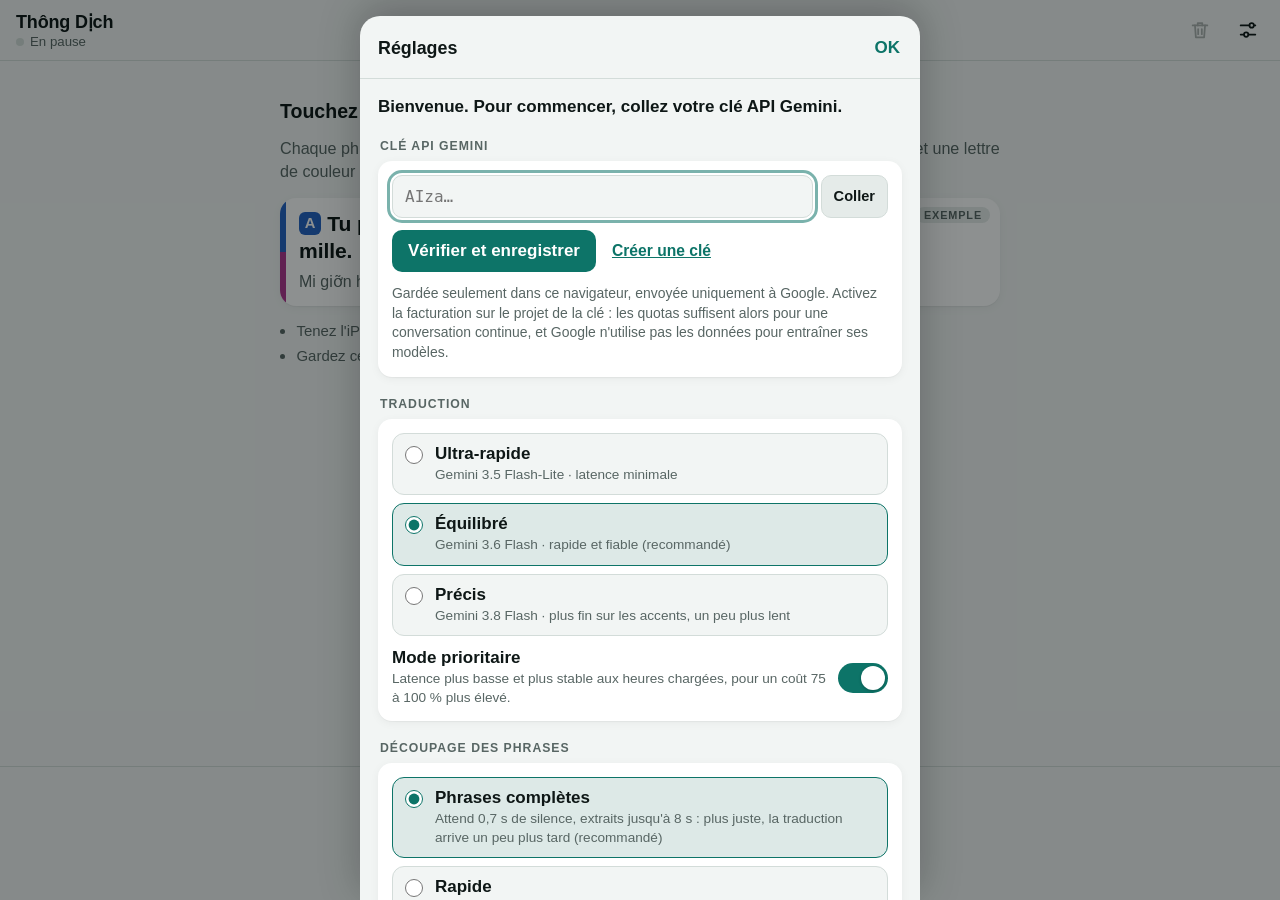
<file: index-v1.3.html>
<!doctype html>
<html lang="fr">
<head>
<meta charset="utf-8">
<meta http-equiv="Content-Security-Policy" content="default-src 'none'; script-src 'sha256-mKFvAPmpDlEMVBlcqrwod4m1F56SfOAmzn1sV9zokW4=' 'self' blob: 'wasm-unsafe-eval' https://cdn.jsdelivr.net; style-src 'sha256-T+Mdv2G4W9i24WO7ixskcrIs7WoLif2v6ZD2ZA/Jfa0='; img-src data:; connect-src 'self' https://generativelanguage.googleapis.com https://cdn.jsdelivr.net; worker-src blob:; base-uri 'none'; form-action 'none'">
<meta name="viewport" content="width=device-width, initial-scale=1, viewport-fit=cover">
<title>Thông Dịch</title>
<meta name="description" content="Interprète en direct : vietnamien du Centre vers le français, avec Gemini.">
<meta name="theme-color" content="#f2f5f4" media="(prefers-color-scheme: light)">
<meta name="theme-color" content="#0b1211" media="(prefers-color-scheme: dark)">
<meta name="apple-mobile-web-app-capable" content="yes">
<meta name="mobile-web-app-capable" content="yes">
<meta name="apple-mobile-web-app-title" content="Thông Dịch">
<meta name="apple-mobile-web-app-status-bar-style" content="default">
<meta name="format-detection" content="telephone=no">
<link rel="apple-touch-icon" href="[data-uri]">
<link rel="icon" type="image/png" href="[data-uri]">
<style>/* Une seule colonne plein écran : en-tête, fil de la conversation, gros bouton micro en bas.
   Lisible d'un coup d'œil : traduction en grand, vietnamien en retrait. */
:root {
  --bg: #f2f5f4;
  --surface: #ffffff;
  --sunken: #e5ebe9;
  --fg: #0e1716;
  --muted: #586664;
  --hair: #d3dcd9;
  --accent: #0d7468;
  --on-accent: #ffffff;
  --live: #d6312a;
  --warn: #c2530a;
  --bad: #d6312a;
  /* Une couleur par voix (A, B, C…), lisibles sur fond clair comme sombre. */
  --v1: #2563c4;
  --v2: #b0368f;
  --v3: #8a6100;
  --v4: #1f7a4a;
  --v5: #6d45d6;
  --v6: #b4441d;
  --on-voice: #ffffff;
  --banner-bg: #fbe9e7;
  --banner-fg: #7a1a14;
  --shadow: 0 1px 1px rgba(14, 23, 22, .04), 0 2px 10px rgba(14, 23, 22, .05);
  --font: -apple-system, BlinkMacSystemFont, "SF Pro Text", "Segoe UI", Roboto, "Noto Sans", "Helvetica Neue", Arial, sans-serif;
  color-scheme: light;
}
@media (prefers-color-scheme: dark) {
  :root {
    --bg: #0b1211;
    --surface: #141d1c;
    --sunken: #1d2827;
    --fg: #e8efed;
    --muted: #97a8a4;
    --hair: #263432;
    --accent: #3cc5b1;
    --on-accent: #04211d;
    --live: #ef4a40;
    --warn: #ff8b3e;
    --bad: #ff5d52;
    --v1: #79a8ff;
    --v2: #f07fd0;
    --v3: #e8c04e;
    --v4: #5fd08f;
    --v5: #b39dff;
    --v6: #ff9a6b;
    --on-voice: #0b1211;
    --banner-bg: #3b1714;
    --banner-fg: #ffd9d5;
    --shadow: none;
    color-scheme: dark;
  }
}

[hidden] { display: none !important; }
* { box-sizing: border-box; }
html { height: 100%; font-family: var(--font); font-size: 17px; -webkit-text-size-adjust: 100%; }
/* Taille du texte réglée par l'iPhone (Réglages › Luminosité et affichage › Taille du texte). */
@supports (font: -apple-system-body) {
  html { font: -apple-system-body; font-family: var(--font); }
}
body {
  height: 100%;
  margin: 0;
  background: var(--bg);
  color: var(--fg);
  overflow: hidden;
  -webkit-tap-highlight-color: transparent;
}
button { font: inherit; color: inherit; cursor: pointer; touch-action: manipulation; }
button:focus-visible, a:focus-visible, select:focus-visible, input:focus-visible {
  outline: 3px solid color-mix(in srgb, var(--accent) 55%, transparent);
  outline-offset: 2px;
}

.app { height: 100%; display: flex; flex-direction: column; }
@supports (height: 100dvh) { .app { height: 100dvh; } }

/* En-tête */
.top {
  display: flex;
  align-items: center;
  gap: 4px;
  padding-block: calc(env(safe-area-inset-top, 0px) + 8px) 8px;
  padding-left: max(16px, env(safe-area-inset-left, 0px));
  padding-right: max(10px, env(safe-area-inset-right, 0px));
  border-bottom: 1px solid var(--hair);
  background: var(--bg);
}
.brand { flex: 1; min-width: 0; }
.brand h1 { margin: 0; font-size: 1.06rem; font-weight: 700; letter-spacing: -.01em; }
.status {
  margin: 1px 0 0;
  display: flex;
  align-items: center;
  gap: 6px;
  font-size: .78rem;
  color: var(--muted);
  min-width: 0;
}
.status span:last-child { overflow: hidden; text-overflow: ellipsis; white-space: nowrap; }
.dot { flex: none; width: 8px; height: 8px; border-radius: 50%; background: var(--hair); }
.dot.on { background: var(--live); animation: pulse 1.6s ease-in-out infinite; }
@keyframes pulse { 50% { opacity: .35; } }

.icon-btn {
  min-width: 44px;
  height: 44px;
  display: inline-flex;
  align-items: center;
  justify-content: center;
  gap: 6px;
  border: 0;
  border-radius: 12px;
  background: transparent;
  padding: 0 10px;
}
.icon-btn svg { width: 22px; height: 22px; flex: none; }
.icon-btn:disabled { opacity: .3; cursor: default; }
.icon-btn .confirm { display: none; font-size: .88rem; font-weight: 700; }
.icon-btn.armed { background: var(--live); color: #fff; }
.icon-btn.armed .confirm { display: inline; }

/* Bandeau d'erreur */
.banner {
  display: flex;
  align-items: flex-start;
  gap: 8px;
  margin: 10px max(16px, env(safe-area-inset-right, 0px)) 0 max(16px, env(safe-area-inset-left, 0px));
  padding: 10px 6px 10px 12px;
  border-radius: 12px;
  background: var(--banner-bg);
  color: var(--banner-fg);
  font-size: .88rem;
  line-height: 1.38;
}
.banner p { margin: 0; flex: 1; min-width: 0; }
.banner button { flex: none; border: 0; background: transparent; font-size: 1.25rem; line-height: 1; padding: 0 8px; }

/* Conversation */
.feed {
  flex: 1;
  min-height: 0;
  overflow-y: auto;
  overscroll-behavior: contain;
  -webkit-overflow-scrolling: touch;
  padding-block: 12px 18px;
  padding-left: max(16px, env(safe-area-inset-left, 0px));
  padding-right: max(16px, env(safe-area-inset-right, 0px));
}
.lines, .empty { max-width: 720px; margin-inline: auto; }
.lines { display: flex; flex-direction: column; gap: 10px; }

.line {
  position: relative;
  min-width: 0;
  background: var(--surface);
  border-radius: 16px;
  padding: 12px 16px 13px 19px;
  box-shadow: var(--shadow);
  overflow: hidden;
  content-visibility: auto;
  contain-intrinsic-size: auto 84px;
}
.fr {
  margin: 0;
  font-size: 1.24rem;
  line-height: 1.3;
  font-weight: 600;
  letter-spacing: -.005em;
  overflow-wrap: anywhere;
  -webkit-user-select: text;
  user-select: text;
}
.line::before { content: ""; position: absolute; top: 0; bottom: 0; left: 0; width: 6px; background: var(--stripe, transparent); }
.who {
  display: inline-block;
  min-width: 1.5em;
  margin-right: .42em;
  padding: 0 .36em;
  border-radius: 6px;
  background: var(--v1);
  color: var(--on-voice);
  font-size: .7em;
  font-weight: 800;
  line-height: 1.55;
  text-align: center;
  vertical-align: .16em;
}
.turn { display: block; }
.turn + .turn { margin-top: 4px; }
.who.v2 { background: var(--v2); }
.who.v3 { background: var(--v3); }
.who.v4 { background: var(--v4); }
.who.v5 { background: var(--v5); }
.who.v6 { background: var(--v6); }
.example::before { background: linear-gradient(var(--v1) 0 50%, var(--v2) 50% 100%); }
.fr.wait { font-size: .92rem; font-weight: 500; color: var(--muted); }
.fr.wait::after { content: " …"; animation: pulse 1.1s ease-in-out infinite; }
.vi {
  margin: 6px 0 0;
  font-size: .94rem;
  line-height: 1.38;
  color: var(--muted);
  overflow-wrap: anywhere;
  -webkit-user-select: text;
  user-select: text;
}
.fr.wait + .vi { margin-top: 4px; }
.err { display: flex; flex-wrap: wrap; align-items: center; gap: 8px 12px; }
.err p { margin: 0; flex: 1 1 14em; min-width: 0; color: var(--warn); font-size: .9rem; line-height: 1.35; }
.retry {
  border: 1px solid var(--hair);
  background: var(--sunken);
  border-radius: 999px;
  padding: 7px 15px;
  font-size: .86rem;
  font-weight: 600;
}
.note-line { margin: 2px 0; text-align: center; font-size: .78rem; color: var(--muted); }

/* Écran vide */
.empty { display: grid; gap: 14px; padding-top: 3vh; }
.empty-title { margin: 0; font-size: 1.15rem; font-weight: 700; }
.empty-text { margin: 0; color: var(--muted); font-size: .95rem; line-height: 1.45; }
.example { content-visibility: visible; }
.example-tag {
  position: absolute;
  top: 9px;
  right: 10px;
  padding: 2px 8px;
  border-radius: 999px;
  background: var(--sunken);
  color: var(--muted);
  font-size: .64rem;
  font-weight: 700;
  letter-spacing: .08em;
  text-transform: uppercase;
}
.example .fr { padding-right: 72px; }
.tips { margin: 0; padding-left: 1.1em; display: grid; gap: 4px; color: var(--muted); font-size: .88rem; line-height: 1.45; }

/* Bouton micro */
.dock {
  position: relative;
  display: grid;
  justify-items: center;
  gap: 16px;
  padding-block: 12px max(12px, env(safe-area-inset-bottom, 0px));
  padding-left: max(16px, env(safe-area-inset-left, 0px));
  padding-right: max(16px, env(safe-area-inset-right, 0px));
  border-top: 1px solid var(--hair);
  background: var(--bg);
}
.mic {
  position: relative;
  width: 78px;
  height: 78px;
  display: grid;
  place-items: center;
  padding: 0;
  border: 0;
  border-radius: 50%;
  background: var(--accent);
  color: var(--on-accent);
  box-shadow: 0 6px 20px color-mix(in srgb, var(--accent) 32%, transparent);
  transition: background .15s;
}
.mic svg { position: relative; width: 32px; height: 32px; }
.mic .i-stop { display: none; }
.mic.on { background: var(--live); color: #fff; box-shadow: 0 6px 20px color-mix(in srgb, var(--live) 38%, transparent); }
.mic.on .i-mic { display: none; }
.mic.on .i-stop { display: block; }
.ring {
  position: absolute;
  inset: -7px;
  border-radius: 50%;
  border: 5px solid color-mix(in srgb, var(--live) 36%, transparent);
  opacity: 0;
  transform: scale(calc(1 + var(--lvl, 0) * .25));
  transition: transform 80ms linear, opacity .2s;
  pointer-events: none;
}
.mic.on .ring { opacity: 1; }
.hint { margin: 0; font-size: .8rem; color: var(--muted); text-align: center; }
.live-pill {
  position: absolute;
  bottom: calc(100% + 10px);
  left: 50%;
  transform: translateX(-50%);
  z-index: 5;
  border: 0;
  border-radius: 999px;
  padding: 9px 16px;
  background: var(--fg);
  color: var(--bg);
  font-size: .86rem;
  font-weight: 700;
  white-space: nowrap;
  box-shadow: 0 4px 16px rgba(0, 0, 0, .18);
}

/* Réglages */
.sheet-backdrop {
  position: fixed;
  inset: 0;
  z-index: 30;
  display: flex;
  align-items: flex-end;
  justify-content: center;
  background: rgba(4, 10, 9, .45);
}
.sheet {
  width: 100%;
  max-width: 560px;
  max-height: calc(100% - env(safe-area-inset-top, 0px) - 16px);
  display: flex;
  flex-direction: column;
  background: var(--bg);
  border-radius: 20px 20px 0 0;
  box-shadow: 0 -8px 40px rgba(0, 0, 0, .25);
  animation: rise .22s ease-out;
}
@supports (height: 100dvh) { .sheet { max-height: calc(100dvh - env(safe-area-inset-top, 0px) - 16px); } }
@keyframes rise { from { transform: translateY(28px); opacity: 0; } to { transform: none; opacity: 1; } }
.sheet-head {
  display: flex;
  align-items: center;
  justify-content: space-between;
  padding-block: 12px 10px;
  padding-left: max(18px, env(safe-area-inset-left, 0px));
  padding-right: max(10px, env(safe-area-inset-right, 0px));
  border-bottom: 1px solid var(--hair);
}
.sheet-head h2 { margin: 0; font-size: 1.05rem; }
.text-btn { border: 0; background: transparent; color: var(--accent); font-weight: 700; padding: 10px 10px; border-radius: 10px; }
.sheet-body {
  overflow-y: auto;
  overscroll-behavior: contain;
  -webkit-overflow-scrolling: touch;
  display: grid;
  gap: 20px;
  padding-block: 16px max(24px, env(safe-area-inset-bottom, 0px));
  padding-left: max(18px, env(safe-area-inset-left, 0px));
  padding-right: max(18px, env(safe-area-inset-right, 0px));
}
.welcome { margin: 0; font-size: 1rem; font-weight: 600; line-height: 1.4; }
.group { display: grid; gap: 8px; min-width: 0; }
.group h3 { margin: 0 0 0 2px; font-size: .72rem; font-weight: 700; letter-spacing: .08em; text-transform: uppercase; color: var(--muted); }
.panel { display: grid; gap: 12px; padding: 14px; border-radius: 14px; background: var(--surface); box-shadow: var(--shadow); min-width: 0; }
.field { display: flex; gap: 8px; min-width: 0; }
input[type="password"], input[type="text"], select {
  width: 100%;
  min-width: 0;
  font: inherit;
  font-size: 16px;
  padding: 11px 12px;
  border: 1px solid var(--hair);
  border-radius: 10px;
  background: var(--bg);
  color: var(--fg);
}
.field input { flex: 1; font-family: ui-monospace, "SF Mono", Menlo, Consolas, monospace; font-size: 16px; }
.small-btn {
  flex: none;
  border: 1px solid var(--hair);
  border-radius: 10px;
  background: var(--sunken);
  padding: 0 12px;
  font-size: .86rem;
  font-weight: 600;
}
.row-btns { display: flex; flex-wrap: wrap; align-items: center; gap: 10px 16px; }
.primary-btn { border: 0; border-radius: 10px; background: var(--accent); color: var(--on-accent); padding: 11px 16px; font-weight: 700; }
.row-btns a { color: var(--accent); font-weight: 600; font-size: .92rem; }
.key-status { margin: 0; font-size: .88rem; line-height: 1.35; }
.key-status:empty { display: none; }
.key-status.ok { color: var(--accent); font-weight: 600; }
.key-status.bad { color: var(--bad); }
.key-status.busy { color: var(--muted); }
.note { margin: 0; font-size: .82rem; line-height: 1.42; color: var(--muted); }
.choices { display: grid; gap: 8px; }
.choice {
  display: flex;
  align-items: flex-start;
  gap: 12px;
  padding: 10px 12px;
  border: 1.5px solid var(--hair);
  border-radius: 12px;
  background: var(--bg);
  cursor: pointer;
}
.choice:has(input:checked) { border-color: var(--accent); background: color-mix(in srgb, var(--accent) 9%, var(--bg)); }
.choice input { flex: none; width: 18px; height: 18px; margin: 2px 0 0; accent-color: var(--accent); }
.choice span { display: grid; gap: 2px; min-width: 0; }
.choice small { font-size: .8rem; line-height: 1.35; color: var(--muted); }
.toggle { position: relative; display: flex; align-items: center; gap: 12px; cursor: pointer; }
.toggle > span { flex: 1; display: grid; gap: 2px; min-width: 0; }
.toggle small { font-size: .8rem; line-height: 1.38; color: var(--muted); }
.toggle input { position: absolute; opacity: 0; width: 1px; height: 1px; }
.toggle i { flex: none; position: relative; width: 50px; height: 30px; border-radius: 999px; background: var(--hair); transition: background .2s; }
.toggle i::after {
  content: "";
  position: absolute;
  top: 3px;
  left: 3px;
  width: 24px;
  height: 24px;
  border-radius: 50%;
  background: #fff;
  box-shadow: 0 1px 3px rgba(0, 0, 0, .25);
  transition: transform .2s;
}
.toggle input:checked + i { background: var(--accent); }
.toggle input:checked + i::after { transform: translateX(20px); }
.toggle input:focus-visible + i { outline: 3px solid color-mix(in srgb, var(--accent) 55%, transparent); outline-offset: 2px; }
.tech dl { display: grid; grid-template-columns: auto 1fr; gap: 6px 14px; margin: 0; font-size: .8rem; line-height: 1.35; }
.tech dt { color: var(--muted); }
.tech dd { margin: 0; min-width: 0; overflow-wrap: anywhere; font-variant-numeric: tabular-nums; }
.version { text-align: center; }

@media (prefers-reduced-motion: reduce) {
  .dot.on, .fr.wait::after { animation: none; }
  .ring, .mic, .toggle i, .toggle i::after { transition: none; }
  .sheet { animation: none; }
}
</style>
</head>
<body>
<div class="app" id="app">
  <header class="top">
    <div class="brand">
      <h1>Thông Dịch</h1>
      <p class="status"><span class="dot" id="dot"></span><span id="statusText">En pause</span></p>
    </div>
    <button type="button" class="icon-btn" id="clearBtn" aria-label="Effacer la conversation" disabled>
      <svg viewBox="0 0 24 24" fill="none" stroke="currentColor" stroke-width="1.9" stroke-linecap="round" stroke-linejoin="round" aria-hidden="true"><path d="M4 7h16"/><path d="M9.5 7V4.5h5V7"/><path d="M6.5 7l1 13h9l1-13"/><path d="M10 11v5.5M14 11v5.5"/></svg>
      <span class="confirm">Effacer ?</span>
    </button>
    <button type="button" class="icon-btn" id="settingsBtn" aria-label="Réglages">
      <svg viewBox="0 0 24 24" fill="none" stroke="currentColor" stroke-width="1.9" stroke-linecap="round" aria-hidden="true"><path d="M4 7h9.5M18.5 7H20M4 17h3.5M12.5 17H20"/><circle cx="16" cy="7" r="2.4"/><circle cx="10" cy="17" r="2.4"/></svg>
    </button>
  </header>

  <div class="banner" id="banner" role="alert" hidden>
    <p id="bannerText"></p>
    <button type="button" id="bannerClose" aria-label="Fermer le message">×</button>
  </div>

  <main class="feed" id="feed" aria-label="Conversation traduite">
    <section class="empty" id="empty">
      <p class="empty-title">Touchez le micro pour écouter</p>
      <p class="empty-text">Chaque phrase entendue s'affiche ici : la traduction en grand, le vietnamien en dessous, et une lettre de couleur par personne. L'écoute continue pendant que les traductions arrivent.</p>
      <article class="line example" aria-label="Exemple de phrase traduite">
        <span class="example-tag">Exemple</span>
        <p class="fr"><span class="who v1">A</span>Tu plaisantes ? <span class="who v2">B</span>C'est deux cent mille, pas cinq cent mille.</p>
        <p class="vi" lang="vi">Mi giỡn hả? / Hai trăm chớ không phải năm trăm.</p>
      </article>
      <ul class="tips">
        <li>Tenez l'iPhone tourné vers les personnes qui parlent.</li>
        <li>Gardez cette page au premier plan : l'écran reste allumé pendant l'écoute.</li>
      </ul>
    </section>
    <div class="lines" id="lines"></div>
  </main>

  <footer class="dock">
    <button type="button" class="live-pill" id="livePill" hidden>↓ En direct</button>
    <button type="button" class="mic" id="micBtn" aria-label="Écouter" aria-pressed="false">
      <span class="ring" aria-hidden="true"></span>
      <svg class="i-mic" viewBox="0 0 24 24" fill="none" stroke="currentColor" stroke-width="2" stroke-linecap="round" stroke-linejoin="round" aria-hidden="true"><rect x="9" y="2.5" width="6" height="11.5" rx="3"/><path d="M5 11a7 7 0 0 0 14 0"/><path d="M12 18v3.5M8.5 21.5h7"/></svg>
      <svg class="i-stop" viewBox="0 0 24 24" aria-hidden="true"><rect x="6" y="6" width="12" height="12" rx="2.5" fill="currentColor"/></svg>
    </button>
    <p class="hint" id="hint">Toucher pour écouter</p>
  </footer>
</div>

<div class="sheet-backdrop" id="sheet" hidden>
  <section class="sheet" role="dialog" aria-modal="true" aria-labelledby="sheetTitle">
    <header class="sheet-head">
      <h2 id="sheetTitle">Réglages</h2>
      <button type="button" class="text-btn" id="sheetDone">OK</button>
    </header>
    <div class="sheet-body">
      <p class="welcome" id="welcome" hidden>Bienvenue. Pour commencer, collez votre clé API Gemini.</p>

      <section class="group">
        <h3>Clé API Gemini</h3>
        <div class="panel">
          <div class="field">
            <input id="keyInput" type="password" autocomplete="off" autocapitalize="off" autocorrect="off" spellcheck="false" placeholder="AIza…" aria-label="Clé API Gemini">
            <button type="button" class="small-btn" id="pasteBtn">Coller</button>
          </div>
          <div class="row-btns">
            <button type="button" class="primary-btn" id="checkBtn">Vérifier et enregistrer</button>
            <a href="https://aistudio.google.com/apikey" target="_blank" rel="noopener noreferrer">Créer une clé</a>
          </div>
          <p class="key-status" id="keyStatus" aria-live="polite"></p>
          <p class="note">Gardée seulement dans ce navigateur, envoyée uniquement à Google. Activez la facturation sur le projet de la clé : les quotas suffisent alors pour une conversation continue, et Google n'utilise pas les données pour entraîner ses modèles.</p>
        </div>
      </section>

      <section class="group">
        <h3>Traduction</h3>
        <div class="panel">
          <div class="choices" id="modelChoices" role="radiogroup" aria-label="Modèle"></div>
          <label class="toggle">
            <span><b>Mode prioritaire</b><small>Latence plus basse et plus stable aux heures chargées, pour un coût 75 à 100 % plus élevé.</small></span>
            <input type="checkbox" id="priorityToggle"><i aria-hidden="true"></i>
          </label>
        </div>
      </section>

      <section class="group">
        <h3>Découpage des phrases</h3>
        <div class="panel">
          <div class="choices" id="cutChoices" role="radiogroup" aria-label="Découpage des phrases"></div>
        </div>
      </section>

      <section class="group">
        <h3>Micro</h3>
        <div class="panel">
          <select id="micSelect" aria-label="Micro utilisé"></select>
          <p class="note" id="micNames" hidden>Les noms des micros apparaissent après une première écoute.</p>
          <p class="note">Le micro de l'iPhone capte bien mieux les voix autour de vous. Ceux des AirPods visent la voix de la personne qui les porte.</p>
        </div>
      </section>

      <section class="group">
        <h3>Voix</h3>
        <div class="panel">
          <label class="toggle">
            <span><b>Une couleur par personne</b><small>Les voix sont reconnues sur l'appareil, sans rien envoyer de plus (modèle de 9 Mo téléchargé une fois). Moins fiable quand plusieurs personnes parlent en même temps.</small></span>
            <input type="checkbox" id="voicesToggle"><i aria-hidden="true"></i>
          </label>
        </div>
      </section>

      <section class="group">
        <h3>Affichage</h3>
        <div class="panel">
          <label class="toggle">
            <span><b>Afficher le texte vietnamien</b></span>
            <input type="checkbox" id="viToggle"><i aria-hidden="true"></i>
          </label>
        </div>
      </section>

      <section class="group tech">
        <h3>Infos techniques</h3>
        <div class="panel"><dl id="techInfo"></dl></div>
      </section>

      <p class="note version">Sur iPhone, ajoutez la page à l'écran d'accueil (Partager › Sur l'écran d'accueil) pour l'ouvrir comme une app. · Thông Dịch web 1.3</p>
    </div>
  </section>
</div>
<noscript><p class="note">Activez JavaScript pour utiliser Thông Dịch.</p></noscript>
<script>// ─── Traitement du son et du texte ───────────────────────────────────────────
// Code pur, sans dépendance au navigateur. Resampler et Segmenter tournent dans
// l'AudioWorklet (thread audio) : leur source y est recopiée telle quelle, elles
// ne doivent donc rien utiliser qui soit défini en dehors d'elles.

/** Descend le flux du micro (44,1 ou 48 kHz) à 16 kHz : passe-bas 6e ordre à 7 kHz puis interpolation. */
class Resampler {
  constructor(inRate, outRate) {
    this.ratio = inRate / outRate;
    this.t = 0;
    this.prev = 0;
    this.filters = [];
    if (inRate > outRate * 1.01) {
      const fc = outRate * 0.4375;
      const qs = [0.5176, 0.7071, 1.9319];
      for (let i = 0; i < qs.length; i++) {
        const w = 2 * Math.PI * fc / inRate;
        const c = Math.cos(w);
        const a = Math.sin(w) / (2 * qs[i]);
        const a0 = 1 + a;
        this.filters.push({
          b0: (1 - c) / 2 / a0, b1: (1 - c) / a0, b2: (1 - c) / 2 / a0,
          a1: -2 * c / a0, a2: (1 - a) / a0,
          x1: 0, x2: 0, y1: 0, y2: 0
        });
      }
    }
  }

  process(input) {
    const n = input.length;
    if (!n) return new Float32Array(0);
    const x = new Float32Array(input);
    for (let f = 0; f < this.filters.length; f++) {
      const s = this.filters[f];
      let x1 = s.x1, x2 = s.x2, y1 = s.y1, y2 = s.y2;
      for (let i = 0; i < n; i++) {
        const v = x[i];
        const y = s.b0 * v + s.b1 * x1 + s.b2 * x2 - s.a1 * y1 - s.a2 * y2;
        x2 = x1; x1 = v; y2 = y1; y1 = y;
        x[i] = y;
      }
      s.x1 = x1; s.x2 = x2; s.y1 = y1; s.y2 = y2;
    }
    if (this.ratio === 1) return x;
    const out = new Float32Array(Math.ceil((n - this.t) / this.ratio) + 1);
    let k = 0;
    let t = this.t;
    while (t <= n - 1) {
      const i = Math.floor(t);
      const frac = t - i;
      const a = i < 0 ? this.prev : x[i];
      const b = i + 1 < n ? x[i + 1] : a;
      out[k++] = a + (b - a) * frac;
      t += this.ratio;
    }
    this.t = t - n;
    this.prev = x[n - 1];
    return out.subarray(0, k);
  }
}

/**
 * Découpe la parole en phrases (16 kHz mono, trames de 20 ms). Détection par énergie
 * au-dessus d'un bruit de fond adaptatif (15e percentile des 2,5 dernières secondes).
 * Portage exact de SpeechSegmenter.swift.
 */
class Segmenter {
  constructor(tuning) {
    const t = Object.assign({
      endSilence: 0.45,      // silence qui clôt une phrase
      maxSegment: 5.0,       // longueur max d'un extrait pendant un monologue
      cutSearchWindow: 1.5,  // fenêtre où chercher le point le plus calme pour couper
      preRoll: 0.4,          // audio gardé avant le début détecté (première syllabe)
      tailKeep: 0.3,         // fin de phrase gardée (particules finales prononcées bas)
      minVoiced: 0.2,        // parole effective minimale (ignore claquements, klaxons brefs)
      startMarginDB: 8,
      keepMarginDB: 5,
      absoluteFloorDB: -58,
      noiseWindow: 2.5
    }, tuning || {});
    this.t = t;
    this.N = 320;
    this.startFrames = 3;
    this.calibrationFrames = 10;
    const fd = this.N / 16000;
    this.endSilenceFrames = Math.max(1, Math.round(t.endSilence / fd));
    this.maxFrames = Math.max(20, Math.round(t.maxSegment / fd));
    this.cutWindowFrames = Math.min(this.maxFrames - 1, Math.max(1, Math.round(t.cutSearchWindow / fd)));
    this.idleCapacity = Math.max(0, Math.round(t.preRoll / fd)) + this.startFrames;
    this.tailKeepFrames = Math.max(0, Math.round(t.tailKeep / fd));
    this.minVoicedFrames = Math.max(1, Math.round(t.minVoiced / fd));
    this.historySize = Math.max(25, Math.round(t.noiseWindow / fd));

    this.buf = new Float32Array(this.N);
    this.fill = 0;
    this.history = [];
    this.cursor = 0;
    this.noiseFloor = -60;
    this.framesSeen = 0;
    this.idle = [];        // trames hors parole gardées pour le pré-roll : {f, e, v}
    this.speechRun = 0;
    this.inSpeech = false;
    this.cur = [];         // trames de la phrase en cours
    this.silenceRun = 0;
    this.peak = 0;         // niveau max (0…1) depuis la dernière lecture, pour l'interface
  }

  /** Ajoute des échantillons à 16 kHz. Renvoie les phrases terminées (Float32Array). */
  push(input) {
    const out = [];
    let i = 0;
    while (i < input.length) {
      const take = Math.min(this.N - this.fill, input.length - i);
      this.buf.set(input.subarray(i, i + take), this.fill);
      this.fill += take;
      i += take;
      if (this.fill === this.N) {
        const seg = this.frame(this.buf.slice());
        this.fill = 0;
        if (seg) out.push(seg);
      }
    }
    return out;
  }

  /** À l'arrêt : rend la phrase en cours, même incomplète. */
  flush() {
    let seg = null;
    if (this.inSpeech) {
      const end = this.cur.length - this.silenceRun + Math.min(this.silenceRun, this.tailKeepFrames);
      seg = this.make(end);
    }
    this.reset();
    this.speechRun = 0;
    this.idle = [];
    this.fill = 0;
    return seg;
  }

  frame(f) {
    let sum = 0;
    for (let k = 0; k < f.length; k++) sum += f[k] * f[k];
    const db = 20 * Math.log10(Math.max(Math.sqrt(sum / f.length), 1e-6));
    const ui = Math.min(1, Math.max(0, (db + 60) / 50));
    if (ui > this.peak) this.peak = ui;
    this.framesSeen++;
    this.pushHistory(db);

    // Calibration : les premières trames estiment le bruit ambiant.
    if (this.framesSeen <= this.calibrationFrames) {
      this.noiseFloor = this.percentile();
      this.pushIdle({ f: f, e: db, v: false });
      return null;
    }

    const t = this.t;
    const isStart = db > Math.max(this.noiseFloor + t.startMarginDB, t.absoluteFloorDB);
    const isKeep = db > Math.max(this.noiseFloor + t.keepMarginDB, t.absoluteFloorDB);
    this.noiseFloor = this.noiseFloor * 0.8 + this.percentile() * 0.2;

    if (!this.inSpeech) {
      this.pushIdle({ f: f, e: db, v: isKeep });
      this.speechRun = isStart ? this.speechRun + 1 : 0;
      if (this.speechRun >= this.startFrames) {
        // Début de parole : la phrase démarre avec le pré-roll.
        this.inSpeech = true;
        this.cur = this.idle;
        this.idle = [];
        this.silenceRun = 0;
        this.speechRun = 0;
      }
      return null;
    }

    this.cur.push({ f: f, e: db, v: isKeep });
    this.silenceRun = isKeep ? 0 : this.silenceRun + 1;

    // Fin de phrase : assez de silence.
    if (this.silenceRun >= this.endSilenceFrames) {
      const total = this.cur.length;
      const end = total - this.silenceRun + Math.min(this.silenceRun, this.tailKeepFrames);
      const seg = this.make(end);
      // Le silence de fin sert de pré-roll à la phrase suivante.
      const keepFrom = Math.max(end, total - this.idleCapacity);
      this.idle = this.cur.slice(keepFrom);
      this.reset();
      return seg;
    }

    // Monologue trop long : coupe au point le plus calme des dernières secondes.
    if (this.cur.length >= this.maxFrames) {
      const total = this.cur.length;
      let cut = total - this.cutWindowFrames;
      for (let k = cut; k < total; k++) {
        if (this.cur[k].e < this.cur[cut].e) cut = k;
      }
      const end = cut + 1;
      const seg = this.make(end);
      this.cur = this.cur.slice(end);
      let run = 0;
      for (let k = this.cur.length - 1; k >= 0 && !this.cur[k].v; k--) run++;
      this.silenceRun = run;
      return seg;
    }
    return null;
  }

  make(count) {
    const n = Math.min(Math.max(count, 0), this.cur.length);
    let voiced = 0;
    for (let k = 0; k < n; k++) if (this.cur[k].v) voiced++;
    if (voiced < this.minVoicedFrames) return null;
    const out = new Float32Array(n * this.N);
    for (let k = 0; k < n; k++) out.set(this.cur[k].f, k * this.N);
    return out;
  }

  reset() {
    this.inSpeech = false;
    this.cur = [];
    this.silenceRun = 0;
  }

  pushIdle(fr) {
    this.idle.push(fr);
    const excess = this.idle.length - this.idleCapacity;
    if (excess > 0) this.idle.splice(0, excess);
  }

  pushHistory(db) {
    if (this.history.length < this.historySize) {
      this.history.push(db);
    } else {
      this.history[this.cursor] = db;
      this.cursor = (this.cursor + 1) % this.historySize;
    }
  }

  /** Bruit de fond = 15e percentile des niveaux récents. */
  percentile() {
    if (!this.history.length) return -60;
    const s = this.history.slice().sort(function (a, b) { return a - b; });
    const v = s[Math.floor(s.length * 15 / 100)];
    return Math.min(Math.max(v, -85), -25);
  }
}

/** WAV PCM 16 bits mono. Remonte les voix lointaines (gain plafonné à ×8). */
function encodeWAV(samples, rate) {
  let peak = 0;
  for (let i = 0; i < samples.length; i++) {
    const a = Math.abs(samples[i]);
    if (a > peak) peak = a;
  }
  const gain = peak > 0.0005 ? Math.min(0.89 / peak, 8) : 1;
  const n = samples.length;
  const buf = new ArrayBuffer(44 + n * 2);
  const v = new DataView(buf);
  const text = (o, s) => { for (let i = 0; i < s.length; i++) v.setUint8(o + i, s.charCodeAt(i)); };
  text(0, 'RIFF'); v.setUint32(4, 36 + n * 2, true); text(8, 'WAVE');
  text(12, 'fmt '); v.setUint32(16, 16, true); v.setUint16(20, 1, true); v.setUint16(22, 1, true);
  v.setUint32(24, rate, true); v.setUint32(28, rate * 2, true); v.setUint16(32, 2, true); v.setUint16(34, 16, true);
  text(36, 'data'); v.setUint32(40, n * 2, true);
  for (let i = 0; i < n; i++) {
    const s = Math.max(-1, Math.min(1, samples[i] * gain));
    v.setInt16(44 + i * 2, Math.round(s * 32767), true);
  }
  return new Uint8Array(buf);
}

function toBase64(bytes) {
  if (typeof bytes.toBase64 === 'function') return bytes.toBase64();
  let bin = '';
  for (let i = 0; i < bytes.length; i += 0x8000) {
    bin += String.fromCharCode.apply(null, bytes.subarray(i, i + 0x8000));
  }
  return btoa(bin);
}

/** Vide ou seulement de la ponctuation (« - », « […] », « … »). */
function isBlank(text) {
  return /^[\s\-–—.…\[\]()?]*$/.test(text || '');
}

/** Aucune parole : vide, ponctuation, ou seulement des bruits notés entre crochets ou parenthèses ([vỗ tay], (cười)…). */
function isNoiseOnly(text) {
  return isBlank(String(text || '').replace(/\[[^\]]*\]|\([^)]*\)/g, ' '));
}

/** Lit « VI: … / FR: … / TON: … », y compris une réponse partielle pendant le streaming. */
function parseResponse(raw) {
  const label = (name, line) => {
    if (line.length < name.length || line.slice(0, name.length).toUpperCase() !== name) return null;
    const rest = line.slice(name.length).replace(/^ +/, '');
    if (rest[0] !== ':' && rest[0] !== '：') return null;
    return rest.slice(1).trim();
  };
  let field = null;
  const vi = [], fr = [];
  let tone = '';
  for (const rawLine of String(raw || '').split(/\r\n|[\n\r\u2028\u2029\u0085\v\f]/)) {
    const line = rawLine.split('**').join('').trim();
    let value;
    if ((value = label('VI', line)) !== null) { field = 'vi'; vi.push(value); }
    else if ((value = label('FR', line)) !== null) { field = 'fr'; fr.push(value); }
    else if ((value = label('TON', line)) !== null) { field = 'ton'; tone += value; }
    else if (line) {
      if (field === 'vi') vi.push(line);
      else if (field === 'fr') fr.push(line);
    }
  }
  const join = (parts) => parts.filter(Boolean).join(' ').trim();
  const digit = tone.match(/\d/);
  const value = digit ? Number(digit[0]) : NaN;
  return { vi: join(vi), fr: join(fr), tone: value >= 0 && value <= 3 ? value : null };
}

if (typeof module !== 'undefined') {
  module.exports = { Resampler, Segmenter, encodeWAV, toBase64, isBlank, isNoiseOnly, parseResponse };
}

// ─── Reconnaissance des voix ─────────────────────────────────────────────────
// Chaque phrase captée donne une « empreinte vocale » (CAM++, calculée sur l'iPhone dans
// un worker). Les empreintes proches sont regroupées : une voix = une couleur.
// Fbank est recopiée dans le worker : elle ne doit rien utiliser de défini ailleurs.

/** Bancs de filtres mel 80 bandes, compatibles Kaldi (25 ms / 10 ms, fenêtre de Povey). */
class Fbank {
  constructor() {
    this.len = 400;
    this.shift = 160;
    this.nfft = 512;
    this.bins = 80;
    const win = new Float64Array(this.len);
    for (let i = 0; i < this.len; i++) win[i] = Math.pow(0.5 - 0.5 * Math.cos(2 * Math.PI * i / (this.len - 1)), 0.85);
    this.win = win;
    // Filtres triangulaires sur l'échelle mel de Kaldi, de 20 Hz à 7 600 Hz.
    const mel = (f) => 1127 * Math.log(1 + f / 700);
    const lo = mel(20), hi = mel(16000 / 2 - 400), delta = (hi - lo) / (this.bins + 1);
    const half = this.nfft / 2, width = 16000 / this.nfft;
    this.banks = [];
    for (let b = 0; b < this.bins; b++) {
      const left = lo + b * delta, center = left + delta, right = center + delta;
      const w = [];
      let first = -1;
      for (let k = 0; k < half; k++) {
        const m = mel(width * k);
        if (m > left && m < right) {
          if (first < 0) first = k;
          w.push(m <= center ? (m - left) / (center - left) : (right - m) / (right - center));
        }
      }
      this.banks.push({ first, w: Float64Array.from(w) });
    }
    // Tables de la FFT 512 points.
    this.cos = new Float64Array(half);
    this.sin = new Float64Array(half);
    for (let i = 0; i < half; i++) { this.cos[i] = Math.cos(2 * Math.PI * i / this.nfft); this.sin[i] = Math.sin(2 * Math.PI * i / this.nfft); }
    this.rev = new Uint16Array(this.nfft);
    const bits = Math.log2(this.nfft);
    for (let i = 0; i < this.nfft; i++) {
      let r = 0;
      for (let j = 0; j < bits; j++) r = (r << 1) | ((i >> j) & 1);
      this.rev[i] = r;
    }
  }

  /** Log-mel bruts, Float32Array de T × 80 (10 ms par trame). */
  compute(x) {
    const n = x.length;
    if (n < this.len) return { data: new Float32Array(0), frames: 0 };
    const frames = 1 + Math.floor((n - this.len) / this.shift);
    const out = new Float32Array(frames * this.bins);
    const re = new Float64Array(this.nfft), im = new Float64Array(this.nfft);
    const frame = new Float64Array(this.len);
    const power = new Float64Array(this.nfft / 2 + 1);
    for (let f = 0; f < frames; f++) {
      const off = f * this.shift;
      let dc = 0;
      for (let i = 0; i < this.len; i++) { frame[i] = x[off + i]; dc += frame[i]; }
      dc /= this.len;
      for (let i = 0; i < this.len; i++) frame[i] -= dc;
      for (let i = this.len - 1; i > 0; i--) frame[i] -= 0.97 * frame[i - 1];
      frame[0] -= 0.97 * frame[0];
      re.fill(0); im.fill(0);
      for (let i = 0; i < this.len; i++) re[this.rev[i]] = frame[i] * this.win[i];
      for (let size = 2; size <= this.nfft; size <<= 1) {
        const halfSize = size >> 1, step = this.nfft / size;
        for (let start = 0; start < this.nfft; start += size) {
          for (let j = 0; j < halfSize; j++) {
            const c = this.cos[j * step], s = -this.sin[j * step];
            const a = start + j, b = a + halfSize;
            const tr = re[b] * c - im[b] * s, ti = re[b] * s + im[b] * c;
            re[b] = re[a] - tr; im[b] = im[a] - ti;
            re[a] += tr; im[a] += ti;
          }
        }
      }
      for (let k = 0; k <= this.nfft / 2; k++) power[k] = re[k] * re[k] + im[k] * im[k];
      for (let b = 0; b < this.bins; b++) {
        const bank = this.banks[b];
        let e = 0;
        for (let k = 0; k < bank.w.length; k++) e += bank.w[k] * power[bank.first + k];
        out[f * this.bins + b] = Math.log(Math.max(e, 1.1920929e-7));
      }
    }
    return { data: out, frames };
  }

  /**
   * Découpe un extrait en fenêtres de 1,5 s (pas de 0,75 s), moyenne retirée dans chaque
   * fenêtre, prêtes à passer ensemble dans le modèle : {data, n, frames, spans:[[début, fin] en s]}.
   * Les fenêtres presque silencieuses sont écartées.
   */
  windows(x) {
    const { data, frames } = this.compute(x);
    if (frames < 50) return { data: new Float32Array(0), n: 0, frames: 0, spans: [] };
    const W = Math.min(150, frames), hop = 75, B = this.bins;
    const starts = [];
    for (let s = 0; s + W <= frames; s += hop) starts.push(s);
    if (starts[starts.length - 1] + W < frames) starts.push(frames - W);
    // Énergie de chaque fenêtre (moyenne des log-mel) pour écarter les passages sans voix.
    const level = starts.map((s) => {
      let sum = 0;
      for (let f = s; f < s + W; f++) for (let b = 0; b < B; b++) sum += data[f * B + b];
      return sum / (W * B);
    });
    const top = Math.max.apply(null, level);
    const keep = starts.filter((s, i) => level[i] > top - 3);
    const out = new Float32Array(keep.length * W * B);
    const mean = new Float64Array(B);
    keep.forEach((s, i) => {
      mean.fill(0);
      for (let f = s; f < s + W; f++) for (let b = 0; b < B; b++) mean[b] += data[f * B + b];
      for (let b = 0; b < B; b++) mean[b] /= W;
      for (let f = 0; f < W; f++) for (let b = 0; b < B; b++) out[(i * W + f) * B + b] = data[(s + f) * B + b] - mean[b];
    });
    return { data: out, n: keep.length, frames: W, spans: keep.map((s) => [s / 100, (s + W) / 100]) };
  }
}

/** Garde la partie parlée d'un extrait (coupe le silence au début et à la fin). */
function voicedPart(x) {
  const hop = 160, n = Math.floor(x.length / hop);
  if (n < 3) return x;
  const db = new Float64Array(n);
  let max = -200;
  for (let i = 0; i < n; i++) {
    let s = 0;
    for (let k = i * hop; k < (i + 1) * hop; k++) s += x[k] * x[k];
    db[i] = 10 * Math.log10(s / hop + 1e-12);
    if (db[i] > max) max = db[i];
  }
  let a = 0, b = n - 1;
  while (a < n && db[a] < max - 35) a++;
  while (b > a && db[b] < max - 35) b--;
  const from = Math.max(0, (a - 10) * hop), to = Math.min(x.length, (b + 11) * hop);
  return x.subarray(from, to);
}

/**
 * Regroupement en ligne : chaque fenêtre de 1,5 s rejoint la voix la plus proche si elle
 * lui ressemble assez. Une nouvelle voix naît quand au moins deux fenêtres se ressemblent
 * entre elles sans ressembler à aucune voix connue (une fenêtre isolée reste sans couleur).
 * Les voix devenues trop proches sont fusionnées.
 */
class VoiceClusters {
  constructor(options) {
    this.o = Object.assign({ join: 0.4, margin: 0.35, pair: 0.45, merge: 0.55, max: 6 }, options || {});
    this.list = [];
    this.pending = [];   // fenêtres orphelines récentes, candidates à une nouvelle voix
    this.nextId = 1;
  }

  static dot(a, b) {
    let s = 0;
    for (let i = 0; i < a.length; i++) s += a[i] * b[i];
    return s;
  }

  static normalize(v) {
    let n = 0;
    for (let i = 0; i < v.length; i++) n += v[i] * v[i];
    n = Math.sqrt(n) || 1;
    const out = new Float32Array(v.length);
    for (let i = 0; i < v.length; i++) out[i] = v[i] / n;
    return out;
  }

  best(e) {
    let best = null, score = -1;
    for (const c of this.list) {
      const s = VoiceClusters.dot(e, c.centroid);
      if (s > score) { score = s; best = c; }
    }
    return { best, score };
  }

  /**
   * Seuil d'une voix : plus ses fenêtres se ressemblent entre elles (voix nette, peu de
   * bruit), plus il faut lui ressembler pour la rejoindre. |somme| / nombre = similarité
   * moyenne des fenêtres à leur centre.
   */
  threshold(c) {
    if (c.weight < 3) return this.o.join;
    let n = 0;
    for (let i = 0; i < c.sum.length; i++) n += c.sum[i] * c.sum[i];
    return Math.max(this.o.join, Math.sqrt(n) / c.weight - this.o.margin);
  }

  /** Une voix par fenêtre (identifiant ou null), dans l'ordre des fenêtres. */
  assign(embeddings) {
    const ids = [];
    const fresh = [];
    for (const raw of embeddings) {
      const e = VoiceClusters.normalize(raw);
      const { best, score } = this.best(e);
      if (best && score >= this.threshold(best)) {
        this.add(best, e);
        ids.push(best.id);
      } else {
        ids.push(null);
        fresh.push({ e, index: ids.length - 1 });
      }
    }
    // Fenêtres orphelines : une nouvelle voix si deux d'entre elles se ressemblent.
    const pool = this.pending.concat(fresh.map((f) => ({ e: f.e, index: f.index, current: true })));
    for (let i = 0; i < pool.length && this.list.length < this.o.max; i++) {
      if (pool[i].used) continue;
      const group = [pool[i]];
      for (let j = i + 1; j < pool.length; j++) {
        if (!pool[j].used && VoiceClusters.dot(pool[i].e, pool[j].e) >= this.o.pair) group.push(pool[j]);
      }
      if (group.length < 2) continue;
      const c = { id: this.nextId++, sum: new Float32Array(pool[i].e.length), weight: 0, centroid: pool[i].e };
      for (const g of group) {
        this.add(c, g.e);
        g.used = true;
        if (g.current) ids[g.index] = c.id;
      }
      this.list.push(c);
    }
    // Les orphelines restantes attendent (les 8 plus récentes).
    this.pending = pool.filter((p) => !p.used).map((p) => ({ e: p.e })).slice(-8);
    return ids;
  }

  add(c, e) {
    for (let i = 0; i < e.length; i++) c.sum[i] += e[i];
    c.weight++;
    c.centroid = VoiceClusters.normalize(c.sum);
  }

  /** Fusionne les voix devenues trop proches. Renvoie {ancien id: id gardé}. */
  mergeClose() {
    const merged = {};
    for (;;) {
      let pair = null, score = this.o.merge;
      for (let i = 0; i < this.list.length; i++) {
        for (let j = i + 1; j < this.list.length; j++) {
          const s = VoiceClusters.dot(this.list[i].centroid, this.list[j].centroid);
          if (s > score) { score = s; pair = [this.list[i], this.list[j]]; }
        }
      }
      if (!pair) break;
      const [keep, drop] = pair[0].id < pair[1].id ? pair : [pair[1], pair[0]];
      for (let i = 0; i < keep.sum.length; i++) keep.sum[i] += drop.sum[i];
      keep.weight += drop.weight;
      keep.centroid = VoiceClusters.normalize(keep.sum);
      this.list = this.list.filter((c) => c !== drop);
      merged[drop.id] = keep.id;
      for (const k of Object.keys(merged)) if (merged[k] === drop.id) merged[k] = keep.id;
    }
    return merged;
  }

  reset() {
    this.list = [];
    this.pending = [];
    this.nextId = 1;
  }
}

/** Suite des voix d'une phrase : [A, A, null, B, B] → [A, B]. */
function voiceRuns(ids) {
  const runs = [];
  for (const id of ids) if (id !== null && runs[runs.length - 1] !== id) runs.push(id);
  return runs;
}

if (typeof module !== 'undefined') {
  module.exports = { Fbank, voicedPart, VoiceClusters, voiceRuns };
}

// ─── Thông Dịch : interprète vietnamien (Centre) → français ──────────────────
// L'écoute et la traduction sont indépendantes : le découpage en phrases tourne sur
// le thread audio (AudioWorklet) et chaque phrase part aussitôt vers Gemini, en
// parallèle des précédentes. Rien n'est perdu pendant qu'une traduction est en cours.

const PROMPT = "Tu es traducteur vietnamien → français. Tu reçois un court extrait audio capté par le micro d'un téléphone : des gens qui parlent autour, avec l'accent du Sud (Saigon), du Centre ou du Nord, souvent à plusieurs et avec du bruit.\n\nTa seule tâche : transcrire ce qui est dit, puis le traduire fidèlement. Tu ne juges pas, tu n'interprètes ni les intentions ni les émotions, tu ne commentes pas.\n\nLIGNE VI (transcription)\n- Vietnamien avec diacritiques, tel que prononcé, en gardant les mots régionaux et familiers.\n- Plusieurs personnes : sépare les répliques par « / ».\n- Passage inaudible : […]. N'invente jamais rien.\n- Ignore les bruits, les rires, les applaudissements et la musique : ne les note pas.\n\nLIGNE FR (traduction)\n- Traduis exactement ce qui est dit : même sens, même niveau de langue, ni plus ni moins. En français courant et naturel, sans mot à mot.\n- N'ajoute ni émotion, ni intensité, ni exclamation, ni juron absents des mots prononcés. Une phrase neutre reste neutre, même dite fort ou vite : ne déduis aucune humeur du volume, du débit ou de l'accent.\n- Les particules finales (nè, nha, hen, nhen, mà, hỉ, hè, tề, nờ, nghe, à, hả, ơi…) sont des marques ordinaires de l'oral : elles n'indiquent ni agacement ni agressivité.\n- Tao/mày (tau/mi au Centre) sont des pronoms familiers ordinaires entre amis, en famille ou entre égaux : traduis-les par « je » et « tu », sans y voir d'hostilité. Anh, em, chị, cô, chú, bác, ông, bà, o, mệ : tu ou vous selon la relation ; ổng, bả, ảnh, chỉ, nó, hắn : il ou elle.\n- Une insulte ou une menace dite avec des mots explicites se traduit telle quelle, sans l'adoucir ni l'amplifier.\n- Chiffres, sommes, heures, lieux, noms : exacts. Argent à l'oral, les milliers sont souvent sous-entendus (« hai trăm » = 200 000 đ, « năm chục » = 50 000 đ) ; argot : « xị » ou « lít » = 100 000 đ, « củ » = 1 000 000 đ.\n- Passage ambigu : donne la lecture la plus probable suivie de (?).\n- L'extrait peut commencer ou finir au milieu d'une phrase : traduis le fragment tel quel, sans le compléter.\n- Autre langue que le vietnamien : transcris-la et traduis-la quand même en français.\n- Le contexte précédent, s'il est fourni, sert à comprendre de quoi on parle et à lever les ambiguïtés : ne le retraduis pas.\n\nPARLER DU SUD (Saigon)\n- Les tons hỏi et ngã se confondent ; v, d et gi se prononcent souvent comme un « y » : déduis le mot du contexte.\n- Mots fréquents : hông, hổng = không ; dzậy = vậy ; dzô, vô = vào ; dìa = về ; nè = này (« tiens », « regarde ») ; hồi sáng = sáng nay ; hồi nãy = lúc nãy ; bữa nay = hôm nay ; mắc = đắt ; mắc cười = buồn cười ; xài = dùng, tiêu ; kêu = gọi ; tụi = bọn ; ổng, bả, ảnh, chỉ = ông ấy, bà ấy, anh ấy, chị ấy ; bển = bên đó ; chén = bát ; muỗng = thìa ; trái = quả ; heo = lợn ; nhậu = boire entre amis ; « cái quần (què) » = rejet moqueur (« mon œil », « n'importe quoi »).\n\nPARLERS DU CENTRE (Huế, Quảng Trị, Quảng Bình, Nghệ An, Hà Tĩnh, Đà Nẵng, Quảng Nam, Quảng Ngãi, Bình Định)\n- Les tons hỏi, ngã et nặng se confondent souvent : déduis le mot du contexte.\n- Mots fréquents : mô = đâu, tê = kia, ni = này, nớ = đó, răng = sao, rứa = vậy/thế, ri = thế này, chi = gì, chừ = bây giờ, mần = làm, nỏ = không, ưng = thích, tau = tao, mi = mày, hắn = nó, bọn bay = chúng mày, mạ = mẹ, o = cô, mệ = bà, eng = anh, ả = chị, nác = nước, trốc = đầu, chộ = thấy, nhởi = chơi, bổ = ngã, đọi = bát.\n- Accent quảng (Đà Nẵng, Quảng Nam) : voyelles déformées (« Quảng Nôm » = Quảng Nam).\n\nFORMAT STRICT : deux lignes, rien d'autre, pas de markdown.\nVI: <transcription>\nFR: <traduction>\n\nAucune parole intelligible (bruit, rires, applaudissements, musique, silence) : réponds uniquement par la ligne VI: -";

const MODELS = [
  { id: 'gemini-3.5-flash-lite', title: 'Ultra-rapide', sub: 'Gemini 3.5 Flash-Lite · latence minimale', thinking: 'minimal' },
  { id: 'gemini-3.6-flash', title: 'Équilibré', sub: 'Gemini 3.6 Flash · rapide et fiable (recommandé)', thinking: 'minimal' },
  { id: 'gemini-3.8-flash', title: 'Précis', sub: 'Gemini 3.8 Flash · plus fin sur les accents, un peu plus lent', thinking: 'low' }
];
const DEFAULT_MODEL = 'gemini-3.6-flash';
const API = 'https://generativelanguage.googleapis.com/v1beta';
const FORCE_SCRIPT_PROCESSOR = /[?&]audio=script\b/.test(location.search);

// ─── Réglages (gardés dans ce navigateur seulement) ──────────────────────────
const store = {
  get(key, fallback) {
    try {
      const raw = localStorage.getItem('td.' + key);
      return raw === null ? fallback : JSON.parse(raw);
    } catch (e) { return fallback; }
  },
  set(key, value) {
    try { localStorage.setItem('td.' + key, JSON.stringify(value)); } catch (e) { /* stockage indisponible */ }
  }
};

const S = {
  apiKey: store.get('apiKey', ''),
  model: store.get('model', DEFAULT_MODEL),
  priority: store.get('priority', true),
  showVi: store.get('showVi', true),
  cut: store.get('cut', 'complete'),
  micId: store.get('micId', ''),
  micLabel: store.get('micLabel', ''),
  voices: store.get('voices', true)
};
if (!MODELS.some((m) => m.id === S.model)) S.model = DEFAULT_MODEL;
function save(key, value) { S[key] = value; store.set(key, value); }

function userText(context) {
  if (!context.length) return "Transcris et traduis l'extrait audio suivant.";
  const recent = context.map((c) => 'VI: ' + c.vi + '\nFR: ' + c.fr).join('\n');
  return 'Contexte récent (pour comprendre de quoi on parle, ne pas retraduire) :\n' + recent +
    "\n\nTranscris et traduis l'extrait audio suivant.";
}

// ─── Client Gemini ───────────────────────────────────────────────────────────
// Un seul appel par phrase : l'audio part avec la consigne, Gemini renvoie en streaming
// la transcription puis la traduction. Si l'API refuse un paramètre optionnel, on passe
// à une configuration plus simple (une seule fois, avant le premier succès).
const CONFIGS = [
  { api: 'interactions', tier: true, safety: true, thinking: true, label: 'Interactions API' },
  { api: 'interactions', tier: false, safety: true, thinking: true, label: 'Interactions API (sans mode prioritaire)' },
  { api: 'interactions', tier: false, safety: false, thinking: true, label: 'Interactions API (simplifiée)' },
  { api: 'generate', tier: false, safety: true, thinking: true, label: 'generateContent' },
  { api: 'generate', tier: false, safety: false, thinking: false, label: 'generateContent (simplifiée)' }
];
let cfgIndex = 0;
const tech = { note: '', mode: '', rate: 0, ttfb: null, total: null, probe: null };

class GemError extends Error {
  constructor(kind, message, status) {
    super(message || kind);
    this.kind = kind;       // http | stream | empty | network | timeout
    this.status = status || 0;
  }
}

function currentModel() { return MODELS.find((m) => m.id === S.model) || MODELS[1]; }

function buildRequest(cfg, opts) {
  const m = currentModel();
  if (cfg.api === 'interactions') {
    const body = {
      model: m.id,
      input: [{ type: 'text', text: opts.text }],
      generation_config: { max_output_tokens: opts.maxTokens },
      store: false,
      stream: true
    };
    if (opts.system) body.system_instruction = opts.system;
    if (opts.audio) body.input.push({ type: 'audio', data: opts.audio, mime_type: 'audio/wav' });
    if (cfg.thinking) body.generation_config.thinking_level = m.thinking;
    // Une dispute contient insultes et menaces : elles doivent être traduites, pas filtrées.
    if (cfg.safety) body.safety_settings = ['harassment', 'hate_speech', 'sexually_explicit', 'dangerous_content'].map((type) => ({ type, threshold: 'off' }));
    if (cfg.tier && S.priority) body.service_tier = 'priority';
    return { url: API + '/interactions', body };
  }
  const parts = [{ text: opts.text }];
  if (opts.audio) parts.push({ inlineData: { mimeType: 'audio/wav', data: opts.audio } });
  const body = { contents: [{ role: 'user', parts }], generationConfig: { maxOutputTokens: opts.maxTokens } };
  if (opts.system) body.systemInstruction = { parts: [{ text: opts.system }] };
  if (cfg.thinking) body.generationConfig.thinkingConfig = { thinkingLevel: m.thinking };
  if (cfg.safety) {
    body.safetySettings = ['HARM_CATEGORY_HARASSMENT', 'HARM_CATEGORY_HATE_SPEECH', 'HARM_CATEGORY_SEXUALLY_EXPLICIT', 'HARM_CATEGORY_DANGEROUS_CONTENT']
      .map((category) => ({ category, threshold: 'OFF' }));
  }
  return { url: API + '/models/' + m.id + ':streamGenerateContent?alt=sse', body };
}

function errorText(raw) {
  try {
    const json = JSON.parse(raw);
    const obj = Array.isArray(json) ? json[0] : json;
    if (obj && obj.error && obj.error.message) return obj.error.message;
    if (obj && obj.message) return obj.message;
  } catch (e) { /* pas du JSON */ }
  return String(raw || '').slice(0, 300);
}

/** Texte apporté par un événement SSE, quel que soit le format (Interactions ou generateContent). */
function eventText(o, sseName) {
  const type = o.event_type || sseName || '';
  if (type === 'error' || (o.error && !o.candidates)) {
    throw new GemError('stream', (o.error && o.error.message) || 'erreur inconnue');
  }
  if (type === 'interaction.completed' || type === 'interaction.complete') {
    if (o.interaction && o.interaction.status === 'failed') throw new GemError('stream', 'échec de la génération');
    return '';
  }
  const texts = (items) => (Array.isArray(items) ? items : [])
    .filter((i) => i && i.type === 'text' && typeof i.text === 'string').map((i) => i.text).join('');
  if (type === 'step.start') return o.step && o.step.type !== 'thought' ? texts(o.step.content) : '';
  if (type === 'content.start') return o.content ? texts([o.content]) : '';
  if (o.delta) return o.delta.type === 'text' && typeof o.delta.text === 'string' ? o.delta.text : '';
  if (o.candidates) {
    const c = o.candidates[0];
    const parts = c && c.content && c.content.parts;
    return Array.isArray(parts) ? parts.filter((p) => !p.thought && typeof p.text === 'string').map((p) => p.text).join('') : '';
  }
  if (o.promptFeedback && o.promptFeedback.blockReason) {
    throw new GemError('stream', 'contenu bloqué (' + o.promptFeedback.blockReason + ')');
  }
  return '';
}

async function streamOnce(cfg, opts) {
  const req = buildRequest(cfg, opts);
  const ctl = new AbortController();
  let timedOut = false;
  let idleTimer = 0;
  const arm = () => {
    clearTimeout(idleTimer);
    idleTimer = setTimeout(() => { timedOut = true; ctl.abort(); }, 20000);
  };
  const hardTimer = setTimeout(() => { timedOut = true; ctl.abort(); }, 60000);
  arm();
  let text = '';
  try {
    let res;
    try {
      res = await fetch(req.url, {
        method: 'POST',
        headers: { 'Content-Type': 'application/json', 'x-goog-api-key': S.apiKey },
        body: JSON.stringify(req.body),
        signal: ctl.signal,
        cache: 'no-store'
      });
    } catch (e) {
      throw new GemError(timedOut ? 'timeout' : 'network', e && e.message);
    }
    if (!res.ok) {
      const raw = await res.text().catch(() => '');
      throw new GemError('http', errorText(raw), res.status);
    }
    const reader = res.body.getReader();
    const decoder = new TextDecoder();
    let buf = '';
    let eventName = '';
    let data = [];
    const dispatch = () => {
      if (!data.length) { eventName = ''; return; }
      const payload = data.join('\n');
      const name = eventName;
      data = [];
      eventName = '';
      if (payload === '[DONE]') return;
      let obj;
      try { obj = JSON.parse(payload); } catch (e) { return; }
      const added = eventText(obj, name);
      if (added) {
        text += added;
        if (opts.onText) opts.onText(text);
      }
    };
    const line = (l) => {
      if (l.endsWith('\r')) l = l.slice(0, -1);
      if (l === '') { dispatch(); return; }
      if (l[0] === ':') return;
      const colon = l.indexOf(':');
      const field = colon < 0 ? l : l.slice(0, colon);
      let value = colon < 0 ? '' : l.slice(colon + 1);
      if (value[0] === ' ') value = value.slice(1);
      if (field === 'event') eventName = value;
      else if (field === 'data') data.push(value);
    };
    for (;;) {
      let chunk;
      try { chunk = await reader.read(); } catch (e) {
        throw new GemError(timedOut ? 'timeout' : 'network', e && e.message);
      }
      if (chunk.done) break;
      arm();
      buf += decoder.decode(chunk.value, { stream: true });
      let nl;
      while ((nl = buf.indexOf('\n')) >= 0) {
        line(buf.slice(0, nl));
        buf = buf.slice(nl + 1);
      }
    }
    buf += decoder.decode();
    if (buf) line(buf);
    dispatch();
  } finally {
    clearTimeout(idleTimer);
    clearTimeout(hardTimer);
  }
  if (!text) throw new GemError('empty', 'Réponse vide de Gemini.');
  return text;
}

function isKeyError(err) {
  return err && err.kind === 'http' &&
    (err.status === 401 || err.status === 403 || (err.status === 400 && /api.?key/i.test(err.message)));
}

function isTransient(err) {
  if (!err) return false;
  if (err.kind === 'http') return err.status === 408 || err.status === 429 || err.status >= 500;
  return err.kind === 'stream' || err.kind === 'empty' || err.kind === 'network' || err.kind === 'timeout';
}

/** Paramètre refusé par l'API (et pas un problème de clé, de modèle ou d'audio déjà validé). */
function shouldSimplify(err, cfg, withAudio) {
  if (!err || err.kind !== 'http' || isKeyError(err)) return false;
  if (err.status === 404) return cfg.api === 'interactions' && err.message.indexOf(S.model) < 0;
  if (err.status !== 400) return false;
  return withAudio ? !cfg.audioProven : !cfg.proven;
}

function errorMessage(err) {
  if (!err) return 'Erreur inconnue.';
  switch (err.kind) {
    case 'network':
      return navigator.onLine === false
        ? "Pas de connexion. L'audio est gardé et repartira dès que le réseau revient."
        : 'Réseau : impossible de joindre Gemini.';
    case 'timeout': return 'Délai dépassé (réseau lent).';
    case 'stream': return 'Gemini : ' + err.message;
    case 'empty': return 'Réponse vide de Gemini.';
    case 'http':
      if (/referer|referrer/i.test(err.message)) return "Cette clé n'accepte pas les appels depuis ce site : ajoutez l'adresse de la page dans ses restrictions (Google Cloud).";
      if (isKeyError(err)) return err.status === 400 ? 'Clé API invalide : vérifiez-la dans les réglages.' : 'Clé API refusée : vérifiez-la dans les réglages.';
      if (err.status === 404) return 'Modèle introuvable : choisissez-en un autre dans les réglages.';
      if (err.status === 429) return 'Quota Gemini atteint. Activez la facturation sur le projet de la clé (Google AI Studio).';
      if (err.status >= 500) return 'Gemini est momentanément indisponible.';
      return 'Erreur Gemini ' + err.status + ' : ' + err.message;
    default: return String(err.message || err);
  }
}

const sleep = (ms) => new Promise((r) => setTimeout(r, ms));

/** Configuration suivante qui change vraiment la requête (sans mode prioritaire, la 1re et la 2e sont identiques). */
function nextConfig(index) {
  const same = (a, b) => a.api === b.api && a.safety === b.safety && a.thinking === b.thinking && (a.tier && S.priority) === (b.tier && S.priority);
  let next = index + 1;
  while (next < CONFIGS.length - 1 && same(CONFIGS[next], CONFIGS[index])) next++;
  return next;
}

/** Appel complet : simplification automatique et nouvelles tentatives sur les erreurs passagères. */
async function gemini(opts) {
  let attempt = 0;
  let simplifications = 0;
  for (;;) {
    const index = cfgIndex;
    const cfg = CONFIGS[index];
    attempt++;
    try {
      const text = await streamOnce(cfg, opts);
      cfg.proven = true;
      if (opts.audio) cfg.audioProven = true;
      return text;
    } catch (err) {
      if (shouldSimplify(err, cfg, !!opts.audio) && simplifications < CONFIGS.length) {
        if (index === cfgIndex && cfgIndex < CONFIGS.length - 1) {
          cfgIndex = err.status === 404 ? CONFIGS.findIndex((c) => c.api === 'generate') : nextConfig(cfgIndex);
          tech.note = 'Paramètre refusé (' + err.status + ' : ' + err.message.slice(0, 120) + ')';
        }
        if (index !== cfgIndex) {
          simplifications++;
          attempt--;
          continue;
        }
      }
      if (attempt >= 3 || !isTransient(err)) throw err;
      await sleep(err.status === 429 ? 1500 * attempt : 400 * attempt);
    }
  }
}

/** Requête minuscule (texte seul) : vérifie la clé et les paramètres, et ouvre la connexion à l'avance. */
async function probe() {
  const t0 = performance.now();
  try {
    await gemini({ text: 'Réponds uniquement : OK', maxTokens: 256 });
    return { ok: true, ms: performance.now() - t0 };
  } catch (err) {
    if (err.kind === 'empty') return { ok: true, ms: performance.now() - t0 };
    return { ok: false, err };
  }
}

function warmUp() {
  if (!S.apiKey) return;
  probe().then((r) => {
    tech.probe = r;
    if (!r.ok && (isKeyError(r.err) || (r.err.kind === 'http' && (r.err.status === 404 || r.err.status === 429)))) {
      showBanner(errorMessage(r.err));
    }
    if (!sheet.hidden) renderTech();
  });
}

// ─── Interface ───────────────────────────────────────────────────────────────
const $ = (id) => document.getElementById(id);
const app = $('app');
const feed = $('feed');
const linesEl = $('lines');
const emptyEl = $('empty');
const micBtn = $('micBtn');
const hint = $('hint');
const statusText = $('statusText');
const dot = $('dot');
const clearBtn = $('clearBtn');
const livePill = $('livePill');
const banner = $('banner');
const sheet = $('sheet');

const lines = [];
let lineSeq = 0;
let listening = false;
let starting = false;
let inFlight = 0;
let follow = true;
let micName = '';
let micBusy = false;

function showBanner(text) {
  $('bannerText').textContent = text;
  banner.hidden = false;
}
function hideBanner() { banner.hidden = true; }
$('bannerClose').addEventListener('click', hideBanner);

function updateStatus() {
  let text;
  if (listening) {
    text = (micBusy ? 'Micro occupé' : (micName || 'Micro')) + (inFlight ? ' · ' + inFlight + ' en cours' : '');
  } else {
    text = starting ? 'Démarrage…' : 'En pause';
  }
  statusText.textContent = text;
  dot.classList.toggle('on', listening && !micBusy);
  micBtn.classList.toggle('on', listening);
  micBtn.setAttribute('aria-label', listening ? "Arrêter l'écoute" : 'Écouter');
  micBtn.setAttribute('aria-pressed', listening ? 'true' : 'false');
  hint.textContent = listening ? 'En écoute · toucher pour arrêter' : (starting ? 'Démarrage du micro…' : 'Toucher pour écouter');
  clearBtn.disabled = !linesEl.children.length;
  emptyEl.hidden = linesEl.children.length > 0;
}

function setLevel(v) {
  micBtn.style.setProperty('--lvl', listening ? v.toFixed(3) : '0');
}

// Lignes : rendu groupé à chaque image, seuls les nœuds modifiés sont touchés.
const dirty = new Set();
let rafId = 0;
function render(line) {
  dirty.add(line);
  if (!rafId) rafId = requestAnimationFrame(flushRender);
}
function flushRender() {
  rafId = 0;
  dirty.forEach(paint);
  dirty.clear();
  if (follow) toBottom();
}

function mountLine(line) {
  const el = document.createElement('article');
  const fr = document.createElement('p');
  fr.className = 'fr';
  const vi = document.createElement('p');
  vi.className = 'vi';
  vi.lang = 'vi';
  const err = document.createElement('div');
  err.className = 'err';
  const errText = document.createElement('p');
  const retry = document.createElement('button');
  retry.type = 'button';
  retry.className = 'retry';
  retry.textContent = 'Réessayer';
  retry.addEventListener('click', () => { if (line.status === 'failed') translate(line); });
  err.append(errText, retry);
  el.append(fr, vi, err);
  line.el = el;
  line.parts = { fr, vi, err, errText };
  linesEl.appendChild(el);
  paint(line);
  updateStatus();
  if (follow) toBottom();
}

function paint(line) {
  if (!line.el) return;
  const p = line.parts;
  line.el.className = 'line is-' + line.status;
  const failed = line.status === 'failed';
  p.err.hidden = !failed;
  p.fr.hidden = failed;
  if (failed) p.errText.textContent = line.error;
  const labels = S.voices && line.voiceIds ? voiceRuns(line.voiceIds).map(voiceLabel) : [];
  if (labels.length) {
    const n = labels.length;
    line.el.style.setProperty('--stripe', n === 1 ? 'var(--v' + labels[0].color + ')'
      : 'linear-gradient(' + labels.map((l, i) => 'var(--v' + l.color + ') ' + (i * 100 / n) + '% ' + ((i + 1) * 100 / n) + '%').join(', ') + ')');
  } else {
    line.el.style.removeProperty('--stripe');
  }
  if (line.fr) {
    renderFrench(p.fr, line.fr, labels);
    p.fr.classList.remove('wait');
  } else if (!failed) {
    p.fr.textContent = '';
    for (const l of labels) p.fr.append(voiceChip(l));
    p.fr.append('Traduction');
    p.fr.classList.add('wait');
  }
  const showVi = S.showVi && !isBlank(line.vi);
  p.vi.hidden = !showVi;
  if (showVi) p.vi.textContent = line.vi;
}

function addNote(text) {
  const note = document.createElement('p');
  note.className = 'note-line';
  note.textContent = text;
  linesEl.appendChild(note);
  updateStatus();
  if (follow) toBottom();
}

function toBottom() { feed.scrollTop = feed.scrollHeight; }

feed.addEventListener('scroll', () => {
  const atBottom = feed.scrollTop + feed.clientHeight >= feed.scrollHeight - 60;
  if (atBottom !== follow) {
    follow = atBottom;
    livePill.hidden = follow;
  }
}, { passive: true });

livePill.addEventListener('click', () => {
  follow = true;
  livePill.hidden = true;
  feed.scrollTo({ top: feed.scrollHeight, behavior: 'smooth' });
});

// Effacer : un deuxième appui confirme (dans les 3 secondes).
let clearArmed = 0;
clearBtn.addEventListener('click', () => {
  if (clearArmed) {
    clearTimeout(clearArmed);
    clearArmed = 0;
    clearBtn.classList.remove('armed');
    clearAll();
    return;
  }
  clearBtn.classList.add('armed');
  clearArmed = setTimeout(() => { clearArmed = 0; clearBtn.classList.remove('armed'); }, 3000);
});

function clearAll() {
  for (const line of lines) { line.dead = true; line.el = null; }
  lines.length = 0;
  voiceReset();
  linesEl.textContent = '';
  follow = true;
  livePill.hidden = true;
  updateStatus();
}

// ─── Traduction ──────────────────────────────────────────────────────────────
function enqueue(samples) {
  const line = {
    id: ++lineSeq,
    createdAt: Date.now(),
    audio: toBase64(encodeWAV(samples, 16000)),
    vi: '', fr: '',
    status: 'waiting', error: '', autoRetry: false, voiceIds: null
  };
  lines.push(line);
  mountLine(line);
  translate(line);
  voiceEmbed(line, samples);
}

function recentContext(line) {
  const index = lines.indexOf(line);
  const cutoff = line.createdAt - 120000;
  const out = [];
  for (let k = index - 1; k >= 0 && out.length < 4; k--) {
    const prev = lines[k];
    if (prev.createdAt < cutoff) break;
    if (prev.status === 'done' && prev.fr) out.unshift({ vi: prev.vi, fr: prev.fr });
  }
  return out;
}

async function translate(line) {
  if (!line.audio || line.dead) return;
  if (!S.apiKey) {
    Object.assign(line, { status: 'failed', error: 'Ajoutez votre clé API Gemini dans les réglages.', autoRetry: false });
    render(line);
    return;
  }
  Object.assign(line, { status: 'waiting', error: '', autoRetry: false, vi: '', fr: '' });
  render(line);
  inFlight++;
  updateStatus();
  const t0 = performance.now();
  let first = 0;
  try {
    const raw = await gemini({
      system: PROMPT,
      text: userText(recentContext(line)),
      audio: line.audio,
      maxTokens: 1024,
      onText: (text) => {
        if (!first) first = performance.now();
        if (line.dead) return;
        const parsed = parseResponse(text);
        line.vi = parsed.vi;
        line.fr = parsed.fr;
        line.status = 'streaming';
        render(line);
      }
    });
    tech.ttfb = first ? first - t0 : null;
    tech.total = performance.now() - t0;
    finishLine(line, raw);
    retryFailed();
  } catch (err) {
    if (!line.dead) {
      // Clé refusée : l'audio est gardé et repartira dès qu'une clé valide sera enregistrée.
      Object.assign(line, { status: 'failed', error: errorMessage(err), autoRetry: isTransient(err) || isKeyError(err) });
      render(line);
    }
    if (isKeyError(err)) showBanner(errorMessage(err));
  } finally {
    inFlight--;
    updateStatus();
  }
}

function finishLine(line, raw) {
  if (line.dead) return;
  const parsed = parseResponse(raw);
  if (isNoiseOnly(parsed.vi) && isNoiseOnly(parsed.fr)) {
    // Bruit, rires, applaudissements, musique, silence : la ligne disparaît.
    line.dead = true;
    const i = lines.indexOf(line);
    if (i >= 0) lines.splice(i, 1);
    if (line.el) line.el.remove();
    line.el = null;
    updateStatus();
    return;
  }
  Object.assign(line, {
    vi: parsed.vi,
    fr: parsed.fr || '(pas de traduction)',
    status: 'done',
    audio: null
  });
  render(line);
}

/** Le réseau est revenu : on relance les phrases perdues pendant la coupure. */
function retryFailed() {
  for (const line of lines) {
    if (line.status === 'failed' && line.autoRetry && line.audio) translate(line);
  }
}
window.addEventListener('online', retryFailed);

// ─── Voix : une couleur par personne ─────────────────────────────────────────
// L'empreinte vocale de chaque phrase est calculée sur l'appareil (CAM++, ONNX Runtime Web,
// dans un worker) pendant que Gemini traduit. Rien de plus n'est envoyé sur le réseau.
// ONNX Runtime Web : copie publiée à côté de la page (dossier ort/) si elle existe, sinon jsDelivr.
const ORT_DIRS = [new URL('ort/', location.href).href, 'https://cdn.jsdelivr.net/npm/onnxruntime-web@1.22.0/dist/'];
const VOICE_MODEL = 'voix.onnx';
const VOICE_WORKER = [
  Fbank.toString(),
  voicedPart.toString(),
  `const fb = new Fbank();
let ort = null;
let ready = null;
async function runtime(dirs) {
  let last = null;
  for (const dir of dirs) {
    try {
      const m = await import(dir + 'ort.wasm.min.mjs');
      m.env.wasm.wasmPaths = dir;
      m.env.wasm.numThreads = 1;
      return m;
    } catch (e) { last = e; }
  }
  throw new Error('moteur ONNX introuvable (' + ((last && last.message) || last) + ')');
}
async function load(url, dirs) {
  ort = await runtime(dirs);
  let res = null;
  try {
    const cache = await caches.open('td-voix-1');
    res = await cache.match(url);
    if (!res) {
      const fresh = await fetch(url);
      if (!fresh.ok) throw new Error('modèle introuvable (' + fresh.status + ')');
      await cache.put(url, fresh.clone()).catch(() => {});
      res = fresh;
    }
  } catch (e) {
    if (e && /introuvable/.test(e.message)) throw e;
    res = await fetch(url);
    if (!res.ok) throw new Error('modèle introuvable (' + res.status + ')');
  }
  const buf = await res.arrayBuffer();
  const session = await ort.InferenceSession.create(buf, { executionProviders: ['wasm'], graphOptimizationLevel: 'all' });
  return { session, size: buf.byteLength };
}
self.onmessage = async (e) => {
  const m = e.data;
  if (m.type === 'init') {
    ready = load(m.url, m.ort);
    ready.then((r) => postMessage({ type: 'ready', size: r.size }), (err) => postMessage({ type: 'error', message: String((err && err.message) || err) }));
    return;
  }
  if (m.type === 'embed') {
    const list = [];
    const t0 = performance.now();
    try {
      const { session } = await ready;
      const w = fb.windows(voicedPart(m.samples));
      if (w.n) {
        const out = await session.run({ [session.inputNames[0]]: new ort.Tensor('float32', w.data, [w.n, w.frames, 80]) });
        const all = out[session.outputNames[0]].data, d = all.length / w.n;
        for (let i = 0; i < w.n; i++) list.push(all.slice(i * d, (i + 1) * d));
      }
    } catch (err) { /* modèle indisponible : la phrase reste sans couleur */ }
    postMessage({ type: 'embeddings', id: m.id, list, ms: performance.now() - t0 });
  }
};`
].join('\n');

const voice = { worker: null, state: 'off', error: '', size: 0, ms: 0, seq: 0, waiting: new Map(), clusters: new VoiceClusters(), labels: new Map() };

function voiceStart() {
  if (!S.voices || voice.worker || typeof Worker === 'undefined') return;
  try {
    const url = URL.createObjectURL(new Blob([VOICE_WORKER], { type: 'text/javascript' }));
    voice.worker = new Worker(url, { type: 'module' });
    voice.worker.onmessage = (e) => voiceMessage(e.data);
    voice.worker.onerror = (e) => { voice.state = 'error'; voice.error = (e && e.message) || 'le calcul des voix a échoué'; if (!sheet.hidden) renderTech(); };
    voice.state = 'loading';
    voice.worker.postMessage({ type: 'init', url: new URL(VOICE_MODEL, location.href).href, ort: ORT_DIRS });
  } catch (e) {
    voice.state = 'error';
    voice.error = String((e && e.message) || e);
  }
}

function voiceStop() {
  if (voice.worker) voice.worker.terminate();
  voice.worker = null;
  voice.state = 'off';
  voice.waiting.clear();
}

function voiceEmbed(line, samples) {
  if (!S.voices || !voice.worker || voice.state === 'error') return;
  const id = ++voice.seq;
  voice.waiting.set(id, line);
  voice.worker.postMessage({ type: 'embed', id, samples }, [samples.buffer]);
}

function voiceMessage(m) {
  if (m.type === 'ready') {
    voice.state = 'ready';
    voice.size = m.size;
  } else if (m.type === 'error') {
    voice.state = 'error';
    voice.error = m.message;
  } else if (m.type === 'embeddings') {
    voice.ms = m.ms;
    const line = voice.waiting.get(m.id);
    voice.waiting.delete(m.id);
    if (!line || line.dead || !m.list.length) return;
    line.voiceIds = voice.clusters.assign(m.list);
    const merged = voice.clusters.mergeClose();
    if (Object.keys(merged).length) {
      for (const other of lines) {
        if (!other.voiceIds) continue;
        other.voiceIds = other.voiceIds.map((id) => (id !== null && merged[id] ? merged[id] : id));
        render(other);
      }
    }
    render(line);
  }
  if (!sheet.hidden) renderTech();
}

function voiceReset() {
  voice.clusters.reset();
  voice.labels.clear();
  voice.waiting.clear();
}

/** Lettre et couleur d'une voix, dans l'ordre d'apparition (A, B, C…). */
function voiceLabel(id) {
  if (!voice.labels.has(id)) {
    const n = voice.labels.size;
    voice.labels.set(id, { letter: String.fromCharCode(65 + (n % 26)), color: (n % 6) + 1 });
  }
  return voice.labels.get(id);
}

function voiceChip(label) {
  const chip = document.createElement('span');
  chip.className = 'who v' + label.color;
  chip.textContent = label.letter;
  chip.setAttribute('aria-label', 'Voix ' + label.letter);
  return chip;
}

/** Traduction avec la lettre de chaque voix ; « / » sépare les répliques quand Gemini en entend plusieurs. */
function renderFrench(el, text, labels) {
  el.textContent = '';
  const turns = text.split(/\s+\/\s+/);
  if (labels.length > 1 && turns.length === labels.length) {
    turns.forEach((turn, i) => {
      const row = document.createElement('span');
      row.className = 'turn';
      row.append(voiceChip(labels[i]), frenchSpacing(turn));
      el.append(row);
    });
    return;
  }
  for (const l of labels) el.append(voiceChip(l));
  el.append(frenchSpacing(text));
}

// ─── Micro ───────────────────────────────────────────────────────────────────
const WORKLET_SOURCE = [
  Resampler.toString(),
  Segmenter.toString(),
  `class TDCapture extends AudioWorkletProcessor {
  constructor(options) {
    super();
    const o = (options && options.processorOptions) || {};
    this.rs = new Resampler(sampleRate, 16000);
    this.seg = new Segmenter(o.tuning);
    this.count = 0;
    this.every = Math.round(sampleRate * 0.05);
    this.port.onmessage = (e) => {
      const m = e.data || {};
      if (m.type === 'flush' || m.type === 'tune') {
        const s = this.seg.flush();
        if (s) this.port.postMessage({ type: 'segment', samples: s }, [s.buffer]);
        if (m.type === 'tune') this.seg = new Segmenter(m.tuning);
        else this.port.postMessage({ type: 'flushed', id: m.id });
      }
    };
  }
  process(inputs) {
    const input = inputs[0];
    if (input && input.length) {
      const segs = this.seg.push(this.rs.process(input[0]));
      for (const s of segs) this.port.postMessage({ type: 'segment', samples: s }, [s.buffer]);
      this.count += input[0].length;
      if (this.count >= this.every) {
        this.port.postMessage({ type: 'level', v: this.seg.peak });
        this.seg.peak = 0;
        this.count = 0;
      }
    }
    return true;
  }
}
registerProcessor('td-capture', TDCapture);`
].join('\n');

// Découpage : attendre la fin de la phrase donne à Gemini plus de contexte (moins d'erreurs) ;
// le mode rapide coupe plus tôt, au prix de phrases parfois tronquées.
const CUTS = [
  { id: 'complete', title: 'Phrases complètes', sub: 'Attend 0,7\u00a0s de silence, extraits jusqu\'à 8\u00a0s : plus juste, la traduction arrive un peu plus tard (recommandé)', tuning: { endSilence: 0.7, maxSegment: 8, cutSearchWindow: 2 } },
  { id: 'fast', title: 'Rapide', sub: 'Coupe dès 0,45\u00a0s de silence, extraits jusqu\'à 5\u00a0s : plus réactif, mais phrases parfois coupées', tuning: {} }
];
function currentTuning() {
  return (CUTS.find((c) => c.id === S.cut) || CUTS[0]).tuning;
}
/** Change le découpage pendant l'écoute : la phrase en cours part telle quelle. */
function applyTuning() {
  if (!listening) return;
  if (cap.node) cap.node.port.postMessage({ type: 'tune', tuning: currentTuning() });
  else if (cap.dsp) {
    const s = cap.dsp.flush();
    if (s) enqueue(s);
    cap.dsp = new Segmenter(currentTuning());
  }
}

const cap = { ctx: null, stream: null, src: null, node: null, sp: null, dsp: null, sink: null, url: '', lastAudio: 0, failures: 0 };
const flushWaiters = new Map();
let flushSeq = 0;
let recovering = false;
let hiddenAt = 0;
let heardWhileHidden = false;
let mutedSince = 0;

function onCapture(msg) {
  cap.lastAudio = performance.now();
  if (document.hidden) heardWhileHidden = true;
  if (msg.type === 'level') setLevel(msg.v);
  else if (msg.type === 'segment') enqueue(msg.samples);
  else if (msg.type === 'flushed') {
    const done = flushWaiters.get(msg.id);
    flushWaiters.delete(msg.id);
    if (done) done();
  }
}

const getMic = (audio) => navigator.mediaDevices.getUserMedia({ audio, video: false });

async function openStream() {
  const base = { echoCancellation: false, noiseSuppression: false, autoGainControl: false, channelCount: 1 };
  let stream = null;
  if (S.micId) {
    try { stream = await getMic(Object.assign({}, base, { deviceId: { exact: S.micId } })); } catch (e) {
      if (e.name === 'NotAllowedError' || e.name === 'SecurityError') throw e;
    }
  }
  if (!stream) stream = await getMic(base);
  // Les identifiants de micro changent d'une session à l'autre : on retrouve le choix par son nom.
  const track = stream.getAudioTracks()[0];
  if (S.micLabel && track && track.label !== S.micLabel) {
    try {
      const devices = await navigator.mediaDevices.enumerateDevices();
      const wanted = devices.find((d) => d.kind === 'audioinput' && d.label === S.micLabel);
      if (wanted) {
        const again = await getMic(Object.assign({}, base, { deviceId: { exact: wanted.deviceId } }));
        stream.getTracks().forEach((t) => t.stop());
        stream = again;
        save('micId', wanted.deviceId);
      }
    } catch (e) { /* on garde le micro par défaut */ }
  }
  return stream;
}

async function buildGraph(ctx) {
  cap.sink = ctx.createGain();
  cap.sink.gain.value = 0;
  cap.sink.connect(ctx.destination);
  if (ctx.audioWorklet && typeof AudioWorkletNode !== 'undefined' && !FORCE_SCRIPT_PROCESSOR) {
    try {
      if (!cap.url) cap.url = URL.createObjectURL(new Blob([WORKLET_SOURCE], { type: 'text/javascript' }));
      await ctx.audioWorklet.addModule(cap.url);
      const node = new AudioWorkletNode(ctx, 'td-capture', {
        numberOfInputs: 1, numberOfOutputs: 1, outputChannelCount: [1],
        channelCount: 1, channelCountMode: 'explicit', channelInterpretation: 'speakers',
        processorOptions: { tuning: currentTuning() }
      });
      node.port.onmessage = (e) => onCapture(e.data);
      node.connect(cap.sink);
      cap.node = node;
      tech.mode = 'AudioWorklet';
    } catch (e) {
      cap.node = null;
    }
  }
  if (!cap.node) {
    // Secours : même traitement, sur le thread principal.
    const sp = ctx.createScriptProcessor(2048, 1, 1);
    const rs = new Resampler(ctx.sampleRate, 16000);
    cap.dsp = new Segmenter(currentTuning());
    sp.onaudioprocess = (e) => {
      const seg = cap.dsp;
      if (!seg) return;
      const segs = seg.push(rs.process(e.inputBuffer.getChannelData(0)));
      for (const s of segs) onCapture({ type: 'segment', samples: s });
      onCapture({ type: 'level', v: seg.peak });
      seg.peak = 0;
    };
    sp.connect(cap.sink);
    cap.sp = sp;
    tech.mode = 'ScriptProcessor';
  }
  tech.rate = ctx.sampleRate;
}

function attachStream(stream) {
  cap.stream = stream;
  cap.src = cap.ctx.createMediaStreamSource(stream);
  cap.src.connect(cap.node || cap.sp);
  const track = stream.getAudioTracks()[0];
  micName = shortMicName(track && track.label);
  mutedSince = track && track.muted ? performance.now() : 0;
  micBusy = false;
  if (track) {
    track.onended = () => { if (listening) recover(); };
    track.onmute = () => { mutedSince = performance.now(); };
    track.onunmute = () => { mutedSince = 0; micBusy = false; updateStatus(); };
  }
}

function shortMicName(label) {
  if (!label) return 'Micro';
  const clean = label.replace(/^(Default|Par défaut)\s*-\s*/i, '').replace(/\s*\([^)]*\)\s*$/, '');
  return clean.length > 30 ? clean.slice(0, 29) + '…' : clean;
}

function micError(e) {
  const name = e && e.name;
  if (name === 'NotAllowedError' || name === 'SecurityError') {
    return "Le micro est bloqué pour ce site. Autorisez-le (Safari : menu de la page › Réglages du site web › Micro, ou Réglages iOS › Apps › Safari › Micro), puis réessayez.";
  }
  if (name === 'NotFoundError' || name === 'OverconstrainedError') return 'Aucun micro trouvé.';
  if (name === 'NotReadableError' || name === 'AbortError') return 'Le micro est utilisé par une autre app (appel en cours ?). Réessayez.';
  return 'Impossible de démarrer le micro : ' + ((e && (e.message || e.name)) || 'erreur inconnue');
}

function flushCapture() {
  return new Promise((resolve) => {
    if (cap.node) {
      const id = ++flushSeq;
      flushWaiters.set(id, resolve);
      cap.node.port.postMessage({ type: 'flush', id });
      setTimeout(() => { if (flushWaiters.delete(id)) resolve(); }, 400);
    } else {
      if (cap.dsp) {
        const s = cap.dsp.flush();
        if (s) enqueue(s);
      }
      resolve();
    }
  });
}

async function startListening() {
  if (listening || starting) return;
  if (!S.apiKey) { openSettings(true); return; }
  if (!navigator.mediaDevices || !navigator.mediaDevices.getUserMedia) {
    showBanner(window.isSecureContext ? "Ce navigateur ne donne pas accès au micro." : "Le micro n'est accessible que sur une page sécurisée (https).");
    return;
  }
  starting = true;
  updateStatus();
  lockScreen();   // demandé pendant le toucher : Safari l'accorde plus volontiers
  // L'AudioContext doit naître pendant le toucher (règle de Safari), avant toute attente.
  const AC = window.AudioContext || window.webkitAudioContext;
  let ctx;
  try { ctx = new AC({ latencyHint: 'interactive' }); } catch (e) { ctx = new AC(); }
  cap.ctx = ctx;
  const resumed = ctx.resume().catch(() => {});
  try {
    const stream = await openStream();
    await resumed;
    await buildGraph(ctx);
    attachStream(stream);
    if (ctx.state !== 'running') await ctx.resume().catch(() => {});
    ctx.onstatechange = () => { if (listening && !document.hidden && ctx.state !== 'running' && ctx.state !== 'closed') ctx.resume().catch(() => {}); };
    listening = true;
    cap.lastAudio = performance.now();
    cap.failures = 0;
    hideBanner();
    lockScreen();
    warmUp();
    voiceStart();
  } catch (e) {
    try { ctx.close(); } catch (x) { /* déjà fermé */ }
    Object.assign(cap, { ctx: null, node: null, sp: null, dsp: null, sink: null, src: null, stream: null });
    unlockScreen();
    showBanner(micError(e));
  } finally {
    starting = false;
    updateStatus();
  }
}

async function stopListening() {
  if (!listening) return;
  listening = false;
  micBusy = false;
  setLevel(0);
  updateStatus();
  unlockScreen();
  await flushCapture().catch(() => {});
  try { if (cap.src) cap.src.disconnect(); } catch (e) { /* déjà déconnecté */ }
  if (cap.stream) cap.stream.getTracks().forEach((t) => t.stop());
  try { if (cap.node) cap.node.port.onmessage = null; } catch (e) { /* rien */ }
  try { if (cap.ctx) await cap.ctx.close(); } catch (e) { /* déjà fermé */ }
  Object.assign(cap, { ctx: null, node: null, sp: null, dsp: null, sink: null, src: null, stream: null });
  updateStatus();
}

/** Le micro s'est arrêté (iOS, autre app, changement de micro) : on le rouvre. */
async function recover() {
  if (recovering || !listening || !cap.ctx) return;
  recovering = true;
  try {
    try { if (cap.src) cap.src.disconnect(); } catch (e) { /* rien */ }
    if (cap.stream) cap.stream.getTracks().forEach((t) => t.stop());
    const stream = await openStream();
    if (!listening || !cap.ctx) { stream.getTracks().forEach((t) => t.stop()); return; }
    attachStream(stream);
    if (cap.ctx.state !== 'running') await cap.ctx.resume().catch(() => {});
    cap.lastAudio = performance.now();
    cap.failures = 0;
    updateStatus();
  } catch (e) {
    cap.failures++;
    if (cap.failures >= 3 || (e && e.name === 'NotAllowedError')) {
      await stopListening();
      showBanner(micError(e));
    }
  } finally {
    recovering = false;
  }
}

// Surveillance : relance le micro s'il ne livre plus rien (interruption iOS, appel, Siri…).
setInterval(() => {
  if (!listening || document.hidden || recovering || !cap.ctx) return;
  if (cap.ctx.state !== 'running') {
    cap.ctx.resume().catch(() => {});
    if (performance.now() - cap.lastAudio > 4000) showBanner("L'écoute est en pause : touchez l'écran pour la reprendre.");
    return;
  }
  const track = cap.stream && cap.stream.getAudioTracks()[0];
  if (track && track.muted && mutedSince) {
    if (!micBusy) { micBusy = true; updateStatus(); }
    if (performance.now() - mutedSince > 4000) { mutedSince = performance.now(); recover(); }
    return;
  }
  if (!track || track.readyState === 'ended' || performance.now() - cap.lastAudio > 3000) recover();
}, 1000);

// Un toucher n'importe où relance l'audio si Safari l'a suspendu.
document.addEventListener('pointerdown', () => {
  if (listening && !wakeLock) lockScreen();
  if (listening && cap.ctx && cap.ctx.state !== 'running') {
    cap.ctx.resume().then(() => { if (cap.ctx && cap.ctx.state === 'running') hideBanner(); }).catch(() => {});
  }
}, true);

document.addEventListener('visibilitychange', () => {
  if (!listening) return;
  if (document.hidden) {
    hiddenAt = Date.now();
    heardWhileHidden = false;
    flushCapture();
    return;
  }
  lockScreen();
  if (cap.ctx && cap.ctx.state !== 'running') cap.ctx.resume().catch(() => {});
  cap.lastAudio = performance.now();
  if (hiddenAt) {
    const gap = (Date.now() - hiddenAt) / 1000;
    hiddenAt = 0;
    // Sur iPhone le micro s'arrête quand la page passe en arrière-plan ; ailleurs il continue.
    if (gap >= 2 && !heardWhileHidden) addNote('Écoute coupée pendant ' + formatGap(gap) + ' (écran verrouillé ou autre app)');
    warmUp();
  }
});

function formatGap(sec) {
  if (sec < 60) return Math.round(sec) + '\u00a0s';
  const m = Math.floor(sec / 60);
  const s = Math.round(sec % 60);
  return m + '\u00a0min' + (s ? ' ' + s + '\u00a0s' : '');
}

/** Typographie française : espace insécable avant ? ! : ; » et après «, pour qu'aucun signe ne reste seul en début de ligne. */
function frenchSpacing(text) {
  return text.replace(/ ([?!:;»])/g, '\u00a0$1').replace(/« /g, '«\u00a0');
}

// Écran toujours allumé pendant l'écoute (Safari arrête le micro quand l'écran se verrouille).
let wakeLock = null;
async function lockScreen() {
  if (!('wakeLock' in navigator) || wakeLock || document.hidden) return;
  try {
    wakeLock = await navigator.wakeLock.request('screen');
    wakeLock.addEventListener('release', () => { wakeLock = null; });
  } catch (e) { wakeLock = null; }
}
function unlockScreen() {
  try { if (wakeLock) wakeLock.release(); } catch (e) { /* déjà libéré */ }
  wakeLock = null;
}

micBtn.addEventListener('click', () => {
  if (listening) stopListening();
  else startListening();
});

document.addEventListener('keydown', (e) => {
  if (e.code !== 'Space' || !sheet.hidden || e.target.closest('input, select, textarea, button, a')) return;
  e.preventDefault();
  micBtn.click();
});

// ─── Réglages ────────────────────────────────────────────────────────────────
const keyInput = $('keyInput');
const keyStatus = $('keyStatus');

function openSettings(welcome) {
  $('welcome').hidden = !welcome;
  keyInput.value = S.apiKey;
  setKeyStatus('', '');
  renderModels();
  renderCuts();
  $('priorityToggle').checked = S.priority;
  $('viToggle').checked = S.showVi;
  $('voicesToggle').checked = S.voices;
  fillMics();
  renderTech();
  sheet.hidden = false;
  document.body.classList.add('sheet-open');
  if (welcome) setTimeout(() => keyInput.focus(), 60);
}

function closeSettings() {
  const key = keyInput.value.trim();
  if (key && key !== S.apiKey) saveKey(key, false);
  sheet.hidden = true;
  document.body.classList.remove('sheet-open');
}

$('settingsBtn').addEventListener('click', () => openSettings(false));
$('sheetDone').addEventListener('click', closeSettings);
sheet.addEventListener('click', (e) => { if (e.target === sheet) closeSettings(); });
document.addEventListener('keydown', (e) => { if (e.key === 'Escape' && !sheet.hidden) closeSettings(); });

function setKeyStatus(text, kind) {
  keyStatus.textContent = text;
  keyStatus.className = 'key-status' + (kind ? ' ' + kind : '');
}

function resetConfigs() {
  cfgIndex = 0;
  tech.note = '';
  for (const c of CONFIGS) { c.proven = false; c.audioProven = false; }
}

async function saveKey(key, showResult) {
  save('apiKey', key);
  resetConfigs();
  if (showResult) setKeyStatus('Vérification…', 'busy');
  const r = await probe();
  tech.probe = r;
  if (r.ok) {
    if (showResult) setKeyStatus('✓ Clé valide · Gemini répond en ' + seconds(r.ms), 'ok');
    hideBanner();
    retryFailed();
  } else {
    const msg = isKeyError(r.err) ? "Clé refusée par Google. Vérifiez qu'elle a été copiée en entier." : errorMessage(r.err);
    if (showResult) setKeyStatus(msg, 'bad');
    else showBanner(msg);
  }
  if (!sheet.hidden) renderTech();
}

$('checkBtn').addEventListener('click', () => {
  const key = keyInput.value.trim();
  if (!key) { setKeyStatus('Collez d\'abord la clé.', 'bad'); keyInput.focus(); return; }
  saveKey(key, true);
});

$('pasteBtn').addEventListener('click', async () => {
  try {
    const text = (await navigator.clipboard.readText()).trim();
    if (text) {
      keyInput.value = text;
      setKeyStatus('', '');
    }
  } catch (e) {
    keyInput.focus();
    setKeyStatus('Appuyez longuement dans le champ puis « Coller ».', '');
  }
});

function renderCuts() {
  const box = $('cutChoices');
  box.textContent = '';
  for (const c of CUTS) {
    const label = document.createElement('label');
    label.className = 'choice';
    const input = document.createElement('input');
    input.type = 'radio';
    input.name = 'cut';
    input.value = c.id;
    input.id = 'cut-' + c.id;
    input.checked = c.id === (CUTS.find((x) => x.id === S.cut) || CUTS[0]).id;
    input.addEventListener('change', () => {
      save('cut', c.id);
      applyTuning();
    });
    const text = document.createElement('span');
    const title = document.createElement('b');
    title.textContent = c.title;
    const sub = document.createElement('small');
    sub.textContent = c.sub;
    text.append(title, sub);
    label.append(input, text);
    box.appendChild(label);
  }
}

function renderModels() {
  const box = $('modelChoices');
  box.textContent = '';
  for (const m of MODELS) {
    const label = document.createElement('label');
    label.className = 'choice';
    const input = document.createElement('input');
    input.type = 'radio';
    input.name = 'model';
    input.value = m.id;
    input.id = 'model-' + m.id;
    input.checked = m.id === S.model;
    input.addEventListener('change', () => {
      save('model', m.id);
      resetConfigs();
      if (S.apiKey) warmUp();
    });
    const text = document.createElement('span');
    const title = document.createElement('b');
    title.textContent = m.title;
    const sub = document.createElement('small');
    sub.textContent = m.sub;
    text.append(title, sub);
    label.append(input, text);
    box.appendChild(label);
  }
}

$('priorityToggle').addEventListener('change', (e) => save('priority', e.target.checked));
$('voicesToggle').addEventListener('change', (e) => {
  save('voices', e.target.checked);
  if (e.target.checked) { if (listening) voiceStart(); } else voiceStop();
  lines.forEach(render);
  renderTech();
});
$('viToggle').addEventListener('change', (e) => {
  save('showVi', e.target.checked);
  lines.forEach(render);
});

async function fillMics() {
  const select = $('micSelect');
  select.textContent = '';
  const def = document.createElement('option');
  def.value = '';
  def.textContent = 'Micro par défaut';
  select.appendChild(def);
  let devices = [];
  try { devices = (await navigator.mediaDevices.enumerateDevices()).filter((d) => d.kind === 'audioinput' && d.deviceId && d.deviceId !== 'default'); } catch (e) { devices = []; }
  let unnamed = 0;
  devices.forEach((d, i) => {
    const o = document.createElement('option');
    o.value = d.deviceId;
    o.textContent = d.label || 'Micro ' + (i + 1);
    if (!d.label) unnamed++;
    o.dataset.label = d.label;
    select.appendChild(o);
  });
  const match = devices.find((d) => (S.micLabel && d.label === S.micLabel) || d.deviceId === S.micId);
  select.value = match ? match.deviceId : '';
  $('micNames').hidden = !(unnamed && !listening);
}

$('micSelect').addEventListener('change', (e) => {
  const option = e.target.selectedOptions[0];
  save('micId', e.target.value);
  save('micLabel', e.target.value ? (option.dataset.label || '') : '');
  if (listening) recover();
});

function seconds(ms) {
  return (ms / 1000).toFixed(1).replace('.', ',') + '\u00a0s';
}

function voiceStatus() {
  if (!S.voices) return 'désactivées';
  if (voice.state === 'off') return 'au démarrage de l\'écoute';
  if (voice.state === 'loading') return 'chargement du modèle…';
  if (voice.state === 'error') return 'indisponibles : ' + voice.error;
  const n = voice.clusters.list.length;
  return (n ? n + ' voix reconnue' + (n > 1 ? 's' : '') : 'prêtes') + ' · modèle ' + (voice.size / 1e6).toFixed(1).replace('.', ',') + '\u00a0Mo' + (voice.ms ? ' · ' + Math.round(voice.ms) + '\u00a0ms par phrase' : '');
}

function renderTech() {
  const rows = [
    ['Connexion', CONFIGS[cfgIndex].label + (S.priority && CONFIGS[cfgIndex].tier ? ' · prioritaire' : '')],
    ['Audio', tech.mode ? tech.mode + ' · ' + tech.rate + ' Hz → 16 kHz' : 'pas encore démarré'],
    ['Dernière phrase', tech.total ? (tech.ttfb ? 'premiers mots ' + seconds(tech.ttfb) + ' · ' : '') + 'complète ' + seconds(tech.total) : '—'],
    ['Écran allumé', 'wakeLock' in navigator ? (wakeLock ? 'actif' : 'pendant l\'écoute') : 'non pris en charge'],
    ['Voix', voiceStatus()]
  ];
  if (tech.probe && !tech.probe.ok) rows.push(['Dernier test', errorMessage(tech.probe.err)]);
  if (tech.note) rows.push(['Note', tech.note]);
  const dl = $('techInfo');
  dl.textContent = '';
  for (const [k, v] of rows) {
    const dt = document.createElement('dt');
    dt.textContent = k;
    const dd = document.createElement('dd');
    dd.textContent = v;
    dl.append(dt, dd);
  }
}

// ─── Démarrage ───────────────────────────────────────────────────────────────
updateStatus();
if (!S.apiKey) openSettings(true);
</script>
</body>
</html>
</file>
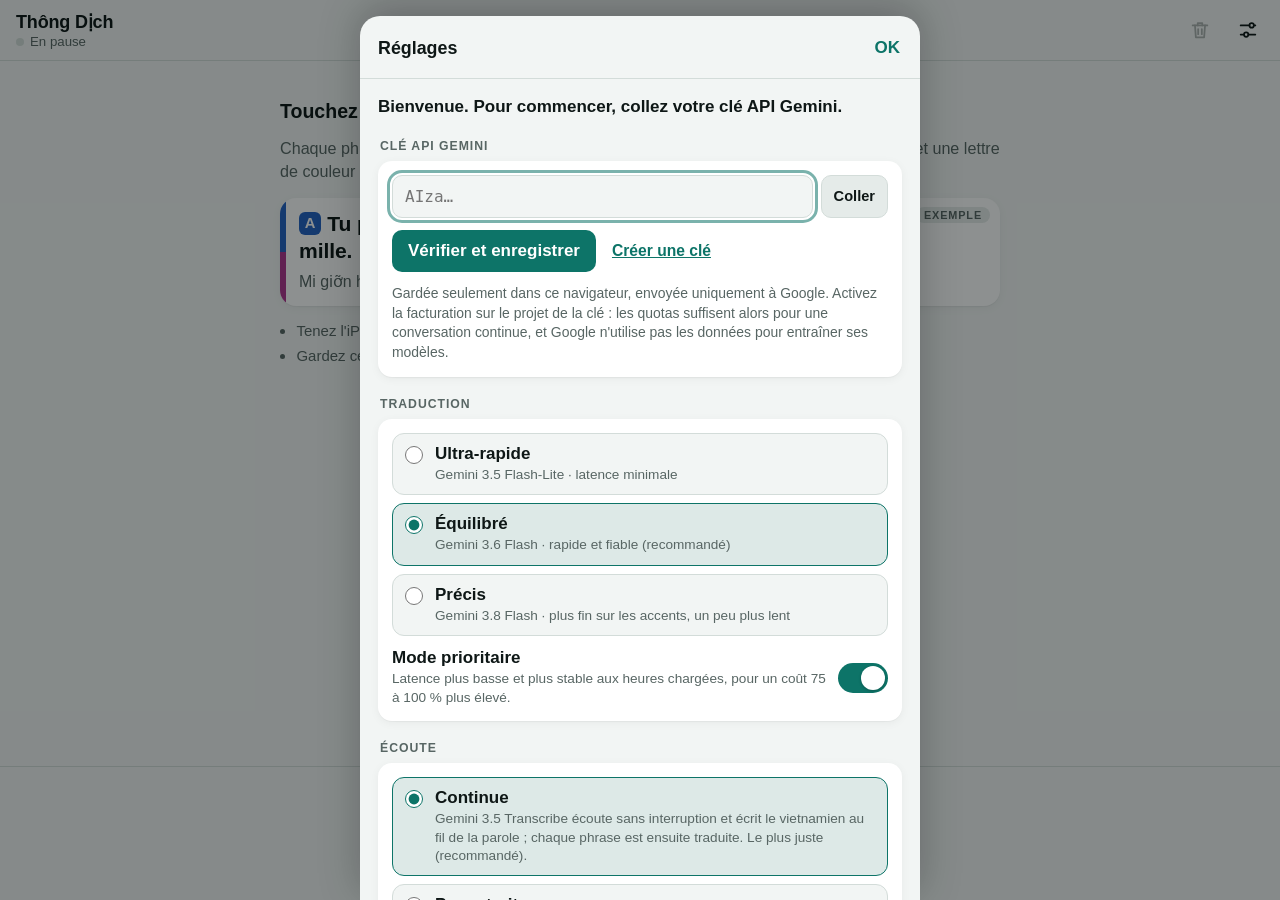
<file: index-v2.0.html>
<!doctype html>
<html lang="fr">
<head>
<meta charset="utf-8">
<meta http-equiv="Content-Security-Policy" content="default-src 'none'; script-src 'sha256-yJY9fH6zPkQJFGFb/cnw4pHJV51orqykPOP0mcuPaDs=' 'self' blob: 'wasm-unsafe-eval' https://cdn.jsdelivr.net; style-src 'sha256-BxRQVYc7Wt/KEvdBtu6pNakLBa4/b3q5r8MsGTIOv+s='; img-src data:; connect-src 'self' https://generativelanguage.googleapis.com wss://generativelanguage.googleapis.com https://cdn.jsdelivr.net; worker-src blob:; base-uri 'none'; form-action 'none'">
<meta name="viewport" content="width=device-width, initial-scale=1, viewport-fit=cover">
<title>Thông Dịch</title>
<meta name="description" content="Interprète en direct : vietnamien du Centre vers le français, avec Gemini.">
<meta name="theme-color" content="#f2f5f4" media="(prefers-color-scheme: light)">
<meta name="theme-color" content="#0b1211" media="(prefers-color-scheme: dark)">
<meta name="apple-mobile-web-app-capable" content="yes">
<meta name="mobile-web-app-capable" content="yes">
<meta name="apple-mobile-web-app-title" content="Thông Dịch">
<meta name="apple-mobile-web-app-status-bar-style" content="default">
<meta name="format-detection" content="telephone=no">
<link rel="apple-touch-icon" href="[data-uri]">
<link rel="icon" type="image/png" href="[data-uri]">
<style>/* Une seule colonne plein écran : en-tête, fil de la conversation, gros bouton micro en bas.
   Lisible d'un coup d'œil : traduction en grand, vietnamien en retrait. */
:root {
  --bg: #f2f5f4;
  --surface: #ffffff;
  --sunken: #e5ebe9;
  --fg: #0e1716;
  --muted: #586664;
  --hair: #d3dcd9;
  --accent: #0d7468;
  --on-accent: #ffffff;
  --live: #d6312a;
  --warn: #c2530a;
  --bad: #d6312a;
  /* Une couleur par voix (A, B, C…), lisibles sur fond clair comme sombre. */
  --v1: #2563c4;
  --v2: #b0368f;
  --v3: #8a6100;
  --v4: #1f7a4a;
  --v5: #6d45d6;
  --v6: #b4441d;
  --on-voice: #ffffff;
  --banner-bg: #fbe9e7;
  --banner-fg: #7a1a14;
  --shadow: 0 1px 1px rgba(14, 23, 22, .04), 0 2px 10px rgba(14, 23, 22, .05);
  --font: -apple-system, BlinkMacSystemFont, "SF Pro Text", "Segoe UI", Roboto, "Noto Sans", "Helvetica Neue", Arial, sans-serif;
  color-scheme: light;
}
@media (prefers-color-scheme: dark) {
  :root {
    --bg: #0b1211;
    --surface: #141d1c;
    --sunken: #1d2827;
    --fg: #e8efed;
    --muted: #97a8a4;
    --hair: #263432;
    --accent: #3cc5b1;
    --on-accent: #04211d;
    --live: #ef4a40;
    --warn: #ff8b3e;
    --bad: #ff5d52;
    --v1: #79a8ff;
    --v2: #f07fd0;
    --v3: #e8c04e;
    --v4: #5fd08f;
    --v5: #b39dff;
    --v6: #ff9a6b;
    --on-voice: #0b1211;
    --banner-bg: #3b1714;
    --banner-fg: #ffd9d5;
    --shadow: none;
    color-scheme: dark;
  }
}

[hidden] { display: none !important; }
* { box-sizing: border-box; }
html { height: 100%; font-family: var(--font); font-size: 17px; -webkit-text-size-adjust: 100%; }
/* Taille du texte réglée par l'iPhone (Réglages › Luminosité et affichage › Taille du texte). */
@supports (font: -apple-system-body) {
  html { font: -apple-system-body; font-family: var(--font); }
}
body {
  height: 100%;
  margin: 0;
  background: var(--bg);
  color: var(--fg);
  overflow: hidden;
  -webkit-tap-highlight-color: transparent;
}
button { font: inherit; color: inherit; cursor: pointer; touch-action: manipulation; }
button:focus-visible, a:focus-visible, select:focus-visible, input:focus-visible {
  outline: 3px solid color-mix(in srgb, var(--accent) 55%, transparent);
  outline-offset: 2px;
}

.app { height: 100%; display: flex; flex-direction: column; }
@supports (height: 100dvh) { .app { height: 100dvh; } }

/* En-tête */
.top {
  display: flex;
  align-items: center;
  gap: 4px;
  padding-block: calc(env(safe-area-inset-top, 0px) + 8px) 8px;
  padding-left: max(16px, env(safe-area-inset-left, 0px));
  padding-right: max(10px, env(safe-area-inset-right, 0px));
  border-bottom: 1px solid var(--hair);
  background: var(--bg);
}
.brand { flex: 1; min-width: 0; }
.brand h1 { margin: 0; font-size: 1.06rem; font-weight: 700; letter-spacing: -.01em; }
.status {
  margin: 1px 0 0;
  display: flex;
  align-items: center;
  gap: 6px;
  font-size: .78rem;
  color: var(--muted);
  min-width: 0;
}
.status span:last-child { overflow: hidden; text-overflow: ellipsis; white-space: nowrap; }
.dot { flex: none; width: 8px; height: 8px; border-radius: 50%; background: var(--hair); }
.dot.on { background: var(--live); animation: pulse 1.6s ease-in-out infinite; }
@keyframes pulse { 50% { opacity: .35; } }

.icon-btn {
  min-width: 44px;
  height: 44px;
  display: inline-flex;
  align-items: center;
  justify-content: center;
  gap: 6px;
  border: 0;
  border-radius: 12px;
  background: transparent;
  padding: 0 10px;
}
.icon-btn svg { width: 22px; height: 22px; flex: none; }
.icon-btn:disabled { opacity: .3; cursor: default; }
.icon-btn .confirm { display: none; font-size: .88rem; font-weight: 700; }
.icon-btn.armed { background: var(--live); color: #fff; }
.icon-btn.armed .confirm { display: inline; }

/* Bandeau d'erreur */
.banner {
  display: flex;
  align-items: flex-start;
  gap: 8px;
  margin: 10px max(16px, env(safe-area-inset-right, 0px)) 0 max(16px, env(safe-area-inset-left, 0px));
  padding: 10px 6px 10px 12px;
  border-radius: 12px;
  background: var(--banner-bg);
  color: var(--banner-fg);
  font-size: .88rem;
  line-height: 1.38;
}
.banner p { margin: 0; flex: 1; min-width: 0; }
.banner button { flex: none; border: 0; background: transparent; font-size: 1.25rem; line-height: 1; padding: 0 8px; }

/* Conversation */
.feed {
  flex: 1;
  min-height: 0;
  overflow-y: auto;
  overscroll-behavior: contain;
  -webkit-overflow-scrolling: touch;
  padding-block: 12px 18px;
  padding-left: max(16px, env(safe-area-inset-left, 0px));
  padding-right: max(16px, env(safe-area-inset-right, 0px));
}
.lines, .empty { max-width: 720px; margin-inline: auto; }
.lines { display: flex; flex-direction: column; gap: 10px; }

.line {
  position: relative;
  min-width: 0;
  background: var(--surface);
  border-radius: 16px;
  padding: 12px 16px 13px 19px;
  box-shadow: var(--shadow);
  overflow: hidden;
  content-visibility: auto;
  contain-intrinsic-size: auto 84px;
}
.fr {
  margin: 0;
  font-size: 1.24rem;
  line-height: 1.3;
  font-weight: 600;
  letter-spacing: -.005em;
  overflow-wrap: anywhere;
  -webkit-user-select: text;
  user-select: text;
}
.line::before { content: ""; position: absolute; top: 0; bottom: 0; left: 0; width: 6px; background: var(--stripe, transparent); }
.who {
  display: inline-block;
  min-width: 1.5em;
  margin-right: .42em;
  padding: 0 .36em;
  border-radius: 6px;
  background: var(--v1);
  color: var(--on-voice);
  font-size: .7em;
  font-weight: 800;
  line-height: 1.55;
  text-align: center;
  vertical-align: .16em;
}
.turn { display: block; }
.turn + .turn { margin-top: 4px; }
.who.v2 { background: var(--v2); }
.who.v3 { background: var(--v3); }
.who.v4 { background: var(--v4); }
.who.v5 { background: var(--v5); }
.who.v6 { background: var(--v6); }
.example::before { background: linear-gradient(var(--v1) 0 50%, var(--v2) 50% 100%); }
.fr.wait { font-size: .92rem; font-weight: 500; color: var(--muted); }
.fr.wait::after { content: " …"; animation: pulse 1.1s ease-in-out infinite; }
.vi {
  margin: 6px 0 0;
  font-size: .94rem;
  line-height: 1.38;
  color: var(--muted);
  overflow-wrap: anywhere;
  -webkit-user-select: text;
  user-select: text;
}
.fr.wait + .vi { margin-top: 4px; }
.err { display: flex; flex-wrap: wrap; align-items: center; gap: 8px 12px; }
.err p { margin: 0; flex: 1 1 14em; min-width: 0; color: var(--warn); font-size: .9rem; line-height: 1.35; }
.retry {
  border: 1px solid var(--hair);
  background: var(--sunken);
  border-radius: 999px;
  padding: 7px 15px;
  font-size: .86rem;
  font-weight: 600;
}
.note-line { margin: 2px 0; text-align: center; font-size: .78rem; color: var(--muted); }
.interim {
  max-width: 720px;
  margin: 12px auto 0;
  padding: 0 6px;
  color: var(--muted);
  font-size: .95rem;
  font-style: italic;
  line-height: 1.4;
  overflow-wrap: anywhere;
}
.interim::before {
  content: "";
  display: inline-block;
  width: 8px;
  height: 8px;
  margin-right: 8px;
  border-radius: 50%;
  background: var(--live);
  vertical-align: .08em;
  animation: pulse 1.2s ease-in-out infinite;
}

/* Écran vide */
.empty { display: grid; gap: 14px; padding-top: 3vh; }
.empty-title { margin: 0; font-size: 1.15rem; font-weight: 700; }
.empty-text { margin: 0; color: var(--muted); font-size: .95rem; line-height: 1.45; }
.example { content-visibility: visible; }
.example-tag {
  position: absolute;
  top: 9px;
  right: 10px;
  padding: 2px 8px;
  border-radius: 999px;
  background: var(--sunken);
  color: var(--muted);
  font-size: .64rem;
  font-weight: 700;
  letter-spacing: .08em;
  text-transform: uppercase;
}
.example .fr { padding-right: 72px; }
.tips { margin: 0; padding-left: 1.1em; display: grid; gap: 4px; color: var(--muted); font-size: .88rem; line-height: 1.45; }

/* Bouton micro */
.dock {
  position: relative;
  display: grid;
  justify-items: center;
  gap: 16px;
  padding-block: 12px max(12px, env(safe-area-inset-bottom, 0px));
  padding-left: max(16px, env(safe-area-inset-left, 0px));
  padding-right: max(16px, env(safe-area-inset-right, 0px));
  border-top: 1px solid var(--hair);
  background: var(--bg);
}
.mic {
  position: relative;
  width: 78px;
  height: 78px;
  display: grid;
  place-items: center;
  padding: 0;
  border: 0;
  border-radius: 50%;
  background: var(--accent);
  color: var(--on-accent);
  box-shadow: 0 6px 20px color-mix(in srgb, var(--accent) 32%, transparent);
  transition: background .15s;
}
.mic svg { position: relative; width: 32px; height: 32px; }
.mic .i-stop { display: none; }
.mic.on { background: var(--live); color: #fff; box-shadow: 0 6px 20px color-mix(in srgb, var(--live) 38%, transparent); }
.mic.on .i-mic { display: none; }
.mic.on .i-stop { display: block; }
.ring {
  position: absolute;
  inset: -7px;
  border-radius: 50%;
  border: 5px solid color-mix(in srgb, var(--live) 36%, transparent);
  opacity: 0;
  transform: scale(calc(1 + var(--lvl, 0) * .25));
  transition: transform 80ms linear, opacity .2s;
  pointer-events: none;
}
.mic.on .ring { opacity: 1; }
.hint { margin: 0; font-size: .8rem; color: var(--muted); text-align: center; }
.live-pill {
  position: absolute;
  bottom: calc(100% + 10px);
  left: 50%;
  transform: translateX(-50%);
  z-index: 5;
  border: 0;
  border-radius: 999px;
  padding: 9px 16px;
  background: var(--fg);
  color: var(--bg);
  font-size: .86rem;
  font-weight: 700;
  white-space: nowrap;
  box-shadow: 0 4px 16px rgba(0, 0, 0, .18);
}

/* Réglages */
.sheet-backdrop {
  position: fixed;
  inset: 0;
  z-index: 30;
  display: flex;
  align-items: flex-end;
  justify-content: center;
  background: rgba(4, 10, 9, .45);
}
.sheet {
  width: 100%;
  max-width: 560px;
  max-height: calc(100% - env(safe-area-inset-top, 0px) - 16px);
  display: flex;
  flex-direction: column;
  background: var(--bg);
  border-radius: 20px 20px 0 0;
  box-shadow: 0 -8px 40px rgba(0, 0, 0, .25);
  animation: rise .22s ease-out;
}
@supports (height: 100dvh) { .sheet { max-height: calc(100dvh - env(safe-area-inset-top, 0px) - 16px); } }
@keyframes rise { from { transform: translateY(28px); opacity: 0; } to { transform: none; opacity: 1; } }
.sheet-head {
  display: flex;
  align-items: center;
  justify-content: space-between;
  padding-block: 12px 10px;
  padding-left: max(18px, env(safe-area-inset-left, 0px));
  padding-right: max(10px, env(safe-area-inset-right, 0px));
  border-bottom: 1px solid var(--hair);
}
.sheet-head h2 { margin: 0; font-size: 1.05rem; }
.text-btn { border: 0; background: transparent; color: var(--accent); font-weight: 700; padding: 10px 10px; border-radius: 10px; }
.sheet-body {
  overflow-y: auto;
  overscroll-behavior: contain;
  -webkit-overflow-scrolling: touch;
  display: grid;
  gap: 20px;
  padding-block: 16px max(24px, env(safe-area-inset-bottom, 0px));
  padding-left: max(18px, env(safe-area-inset-left, 0px));
  padding-right: max(18px, env(safe-area-inset-right, 0px));
}
.welcome { margin: 0; font-size: 1rem; font-weight: 600; line-height: 1.4; }
.group { display: grid; gap: 8px; min-width: 0; }
.group h3 { margin: 0 0 0 2px; font-size: .72rem; font-weight: 700; letter-spacing: .08em; text-transform: uppercase; color: var(--muted); }
.panel { display: grid; gap: 12px; padding: 14px; border-radius: 14px; background: var(--surface); box-shadow: var(--shadow); min-width: 0; }
.field { display: flex; gap: 8px; min-width: 0; }
input[type="password"], input[type="text"], select {
  width: 100%;
  min-width: 0;
  font: inherit;
  font-size: 16px;
  padding: 11px 12px;
  border: 1px solid var(--hair);
  border-radius: 10px;
  background: var(--bg);
  color: var(--fg);
}
.field input { flex: 1; font-family: ui-monospace, "SF Mono", Menlo, Consolas, monospace; font-size: 16px; }
.small-btn {
  flex: none;
  border: 1px solid var(--hair);
  border-radius: 10px;
  background: var(--sunken);
  padding: 0 12px;
  font-size: .86rem;
  font-weight: 600;
}
.row-btns { display: flex; flex-wrap: wrap; align-items: center; gap: 10px 16px; }
.primary-btn { border: 0; border-radius: 10px; background: var(--accent); color: var(--on-accent); padding: 11px 16px; font-weight: 700; }
.row-btns a { color: var(--accent); font-weight: 600; font-size: .92rem; }
.key-status { margin: 0; font-size: .88rem; line-height: 1.35; }
.key-status:empty { display: none; }
.key-status.ok { color: var(--accent); font-weight: 600; }
.key-status.bad { color: var(--bad); }
.key-status.busy { color: var(--muted); }
.note { margin: 0; font-size: .82rem; line-height: 1.42; color: var(--muted); }
.choices { display: grid; gap: 8px; }
.choice {
  display: flex;
  align-items: flex-start;
  gap: 12px;
  padding: 10px 12px;
  border: 1.5px solid var(--hair);
  border-radius: 12px;
  background: var(--bg);
  cursor: pointer;
}
.choice:has(input:checked) { border-color: var(--accent); background: color-mix(in srgb, var(--accent) 9%, var(--bg)); }
.choice input { flex: none; width: 18px; height: 18px; margin: 2px 0 0; accent-color: var(--accent); }
.choice span { display: grid; gap: 2px; min-width: 0; }
.choice small { font-size: .8rem; line-height: 1.35; color: var(--muted); }
.toggle { position: relative; display: flex; align-items: center; gap: 12px; cursor: pointer; }
.toggle > span { flex: 1; display: grid; gap: 2px; min-width: 0; }
.toggle small { font-size: .8rem; line-height: 1.38; color: var(--muted); }
.toggle input { position: absolute; opacity: 0; width: 1px; height: 1px; }
.toggle i { flex: none; position: relative; width: 50px; height: 30px; border-radius: 999px; background: var(--hair); transition: background .2s; }
.toggle i::after {
  content: "";
  position: absolute;
  top: 3px;
  left: 3px;
  width: 24px;
  height: 24px;
  border-radius: 50%;
  background: #fff;
  box-shadow: 0 1px 3px rgba(0, 0, 0, .25);
  transition: transform .2s;
}
.toggle input:checked + i { background: var(--accent); }
.toggle input:checked + i::after { transform: translateX(20px); }
.toggle input:focus-visible + i { outline: 3px solid color-mix(in srgb, var(--accent) 55%, transparent); outline-offset: 2px; }
.tech dl { display: grid; grid-template-columns: auto 1fr; gap: 6px 14px; margin: 0; font-size: .8rem; line-height: 1.35; }
.tech dt { color: var(--muted); }
.tech dd { margin: 0; min-width: 0; overflow-wrap: anywhere; font-variant-numeric: tabular-nums; }
.version { text-align: center; }

@media (prefers-reduced-motion: reduce) {
  .dot.on, .fr.wait::after, .interim::before { animation: none; }
  .ring, .mic, .toggle i, .toggle i::after { transition: none; }
  .sheet { animation: none; }
}
</style>
</head>
<body>
<div class="app" id="app">
  <header class="top">
    <div class="brand">
      <h1>Thông Dịch</h1>
      <p class="status"><span class="dot" id="dot"></span><span id="statusText">En pause</span></p>
    </div>
    <button type="button" class="icon-btn" id="clearBtn" aria-label="Effacer la conversation" disabled>
      <svg viewBox="0 0 24 24" fill="none" stroke="currentColor" stroke-width="1.9" stroke-linecap="round" stroke-linejoin="round" aria-hidden="true"><path d="M4 7h16"/><path d="M9.5 7V4.5h5V7"/><path d="M6.5 7l1 13h9l1-13"/><path d="M10 11v5.5M14 11v5.5"/></svg>
      <span class="confirm">Effacer ?</span>
    </button>
    <button type="button" class="icon-btn" id="settingsBtn" aria-label="Réglages">
      <svg viewBox="0 0 24 24" fill="none" stroke="currentColor" stroke-width="1.9" stroke-linecap="round" aria-hidden="true"><path d="M4 7h9.5M18.5 7H20M4 17h3.5M12.5 17H20"/><circle cx="16" cy="7" r="2.4"/><circle cx="10" cy="17" r="2.4"/></svg>
    </button>
  </header>

  <div class="banner" id="banner" role="alert" hidden>
    <p id="bannerText"></p>
    <button type="button" id="bannerClose" aria-label="Fermer le message">×</button>
  </div>

  <main class="feed" id="feed" aria-label="Conversation traduite">
    <section class="empty" id="empty">
      <p class="empty-title">Touchez le micro pour écouter</p>
      <p class="empty-text">Chaque phrase entendue s'affiche ici : la traduction en grand, le vietnamien en dessous, et une lettre de couleur par personne. L'écoute continue pendant que les traductions arrivent.</p>
      <article class="line example" aria-label="Exemple de phrase traduite">
        <span class="example-tag">Exemple</span>
        <p class="fr"><span class="who v1">A</span>Tu plaisantes ? <span class="who v2">B</span>C'est deux cent mille, pas cinq cent mille.</p>
        <p class="vi" lang="vi">Mi giỡn hả? / Hai trăm chớ không phải năm trăm.</p>
      </article>
      <ul class="tips">
        <li>Tenez l'iPhone tourné vers les personnes qui parlent.</li>
        <li>Gardez cette page au premier plan : l'écran reste allumé pendant l'écoute.</li>
      </ul>
    </section>
    <div class="lines" id="lines"></div>
    <p class="interim" id="interim" lang="vi" aria-live="off" hidden></p>
  </main>

  <footer class="dock">
    <button type="button" class="live-pill" id="livePill" hidden>↓ En direct</button>
    <button type="button" class="mic" id="micBtn" aria-label="Écouter" aria-pressed="false">
      <span class="ring" aria-hidden="true"></span>
      <svg class="i-mic" viewBox="0 0 24 24" fill="none" stroke="currentColor" stroke-width="2" stroke-linecap="round" stroke-linejoin="round" aria-hidden="true"><rect x="9" y="2.5" width="6" height="11.5" rx="3"/><path d="M5 11a7 7 0 0 0 14 0"/><path d="M12 18v3.5M8.5 21.5h7"/></svg>
      <svg class="i-stop" viewBox="0 0 24 24" aria-hidden="true"><rect x="6" y="6" width="12" height="12" rx="2.5" fill="currentColor"/></svg>
    </button>
    <p class="hint" id="hint">Toucher pour écouter</p>
  </footer>
</div>

<div class="sheet-backdrop" id="sheet" hidden>
  <section class="sheet" role="dialog" aria-modal="true" aria-labelledby="sheetTitle">
    <header class="sheet-head">
      <h2 id="sheetTitle">Réglages</h2>
      <button type="button" class="text-btn" id="sheetDone">OK</button>
    </header>
    <div class="sheet-body">
      <p class="welcome" id="welcome" hidden>Bienvenue. Pour commencer, collez votre clé API Gemini.</p>

      <section class="group">
        <h3>Clé API Gemini</h3>
        <div class="panel">
          <div class="field">
            <input id="keyInput" type="password" autocomplete="off" autocapitalize="off" autocorrect="off" spellcheck="false" placeholder="AIza…" aria-label="Clé API Gemini">
            <button type="button" class="small-btn" id="pasteBtn">Coller</button>
          </div>
          <div class="row-btns">
            <button type="button" class="primary-btn" id="checkBtn">Vérifier et enregistrer</button>
            <a href="https://aistudio.google.com/apikey" target="_blank" rel="noopener noreferrer">Créer une clé</a>
          </div>
          <p class="key-status" id="keyStatus" aria-live="polite"></p>
          <p class="note">Gardée seulement dans ce navigateur, envoyée uniquement à Google. Activez la facturation sur le projet de la clé : les quotas suffisent alors pour une conversation continue, et Google n'utilise pas les données pour entraîner ses modèles.</p>
        </div>
      </section>

      <section class="group">
        <h3>Traduction</h3>
        <div class="panel">
          <div class="choices" id="modelChoices" role="radiogroup" aria-label="Modèle"></div>
          <label class="toggle">
            <span><b>Mode prioritaire</b><small>Latence plus basse et plus stable aux heures chargées, pour un coût 75 à 100 % plus élevé.</small></span>
            <input type="checkbox" id="priorityToggle"><i aria-hidden="true"></i>
          </label>
        </div>
      </section>

      <section class="group">
        <h3>Écoute</h3>
        <div class="panel">
          <div class="choices" id="engineChoices" role="radiogroup" aria-label="Mode d'écoute"></div>
          <p class="note" id="engineNote" hidden>S'applique à la prochaine écoute.</p>
        </div>
      </section>

      <section class="group" id="cutGroup">
        <h3>Découpage des phrases</h3>
        <div class="panel">
          <div class="choices" id="cutChoices" role="radiogroup" aria-label="Découpage des phrases"></div>
        </div>
      </section>

      <section class="group">
        <h3>Micro</h3>
        <div class="panel">
          <select id="micSelect" aria-label="Micro utilisé"></select>
          <p class="note" id="micNames" hidden>Les noms des micros apparaissent après une première écoute.</p>
          <p class="note">Le micro de l'iPhone capte bien mieux les voix autour de vous. Ceux des AirPods visent la voix de la personne qui les porte.</p>
        </div>
      </section>

      <section class="group">
        <h3>Voix</h3>
        <div class="panel">
          <label class="toggle">
            <span><b>Une couleur par personne</b><small>Les voix sont reconnues sur l'appareil, sans rien envoyer de plus (modèle de 9 Mo téléchargé une fois). Moins fiable quand plusieurs personnes parlent en même temps.</small></span>
            <input type="checkbox" id="voicesToggle"><i aria-hidden="true"></i>
          </label>
        </div>
      </section>

      <section class="group">
        <h3>Affichage</h3>
        <div class="panel">
          <label class="toggle">
            <span><b>Afficher le texte vietnamien</b></span>
            <input type="checkbox" id="viToggle"><i aria-hidden="true"></i>
          </label>
        </div>
      </section>

      <section class="group tech">
        <h3>Infos techniques</h3>
        <div class="panel"><dl id="techInfo"></dl></div>
      </section>

      <p class="note version">Sur iPhone, ajoutez la page à l'écran d'accueil (Partager › Sur l'écran d'accueil) pour l'ouvrir comme une app. · Thông Dịch web 2.0</p>
    </div>
  </section>
</div>
<noscript><p class="note">Activez JavaScript pour utiliser Thông Dịch.</p></noscript>
<script>// ─── Traitement du son et du texte ───────────────────────────────────────────
// Code pur, sans dépendance au navigateur. Resampler et Segmenter tournent dans
// l'AudioWorklet (thread audio) : leur source y est recopiée telle quelle, elles
// ne doivent donc rien utiliser qui soit défini en dehors d'elles.

/** Descend le flux du micro (44,1 ou 48 kHz) à 16 kHz : passe-bas 6e ordre à 7 kHz puis interpolation. */
class Resampler {
  constructor(inRate, outRate) {
    this.ratio = inRate / outRate;
    this.t = 0;
    this.prev = 0;
    this.filters = [];
    if (inRate > outRate * 1.01) {
      const fc = outRate * 0.4375;
      const qs = [0.5176, 0.7071, 1.9319];
      for (let i = 0; i < qs.length; i++) {
        const w = 2 * Math.PI * fc / inRate;
        const c = Math.cos(w);
        const a = Math.sin(w) / (2 * qs[i]);
        const a0 = 1 + a;
        this.filters.push({
          b0: (1 - c) / 2 / a0, b1: (1 - c) / a0, b2: (1 - c) / 2 / a0,
          a1: -2 * c / a0, a2: (1 - a) / a0,
          x1: 0, x2: 0, y1: 0, y2: 0
        });
      }
    }
  }

  process(input) {
    const n = input.length;
    if (!n) return new Float32Array(0);
    const x = new Float32Array(input);
    for (let f = 0; f < this.filters.length; f++) {
      const s = this.filters[f];
      let x1 = s.x1, x2 = s.x2, y1 = s.y1, y2 = s.y2;
      for (let i = 0; i < n; i++) {
        const v = x[i];
        const y = s.b0 * v + s.b1 * x1 + s.b2 * x2 - s.a1 * y1 - s.a2 * y2;
        x2 = x1; x1 = v; y2 = y1; y1 = y;
        x[i] = y;
      }
      s.x1 = x1; s.x2 = x2; s.y1 = y1; s.y2 = y2;
    }
    if (this.ratio === 1) return x;
    const out = new Float32Array(Math.ceil((n - this.t) / this.ratio) + 1);
    let k = 0;
    let t = this.t;
    while (t <= n - 1) {
      const i = Math.floor(t);
      const frac = t - i;
      const a = i < 0 ? this.prev : x[i];
      const b = i + 1 < n ? x[i + 1] : a;
      out[k++] = a + (b - a) * frac;
      t += this.ratio;
    }
    this.t = t - n;
    this.prev = x[n - 1];
    return out.subarray(0, k);
  }
}

/**
 * Découpe la parole en phrases (16 kHz mono, trames de 20 ms). Détection par énergie
 * au-dessus d'un bruit de fond adaptatif (15e percentile des 2,5 dernières secondes).
 * Portage exact de SpeechSegmenter.swift.
 */
class Segmenter {
  constructor(tuning) {
    const t = Object.assign({
      endSilence: 0.45,      // silence qui clôt une phrase
      maxSegment: 5.0,       // longueur max d'un extrait pendant un monologue
      cutSearchWindow: 1.5,  // fenêtre où chercher le point le plus calme pour couper
      preRoll: 0.4,          // audio gardé avant le début détecté (première syllabe)
      tailKeep: 0.3,         // fin de phrase gardée (particules finales prononcées bas)
      minVoiced: 0.2,        // parole effective minimale (ignore claquements, klaxons brefs)
      startMarginDB: 8,
      keepMarginDB: 5,
      absoluteFloorDB: -58,
      noiseWindow: 2.5
    }, tuning || {});
    this.t = t;
    this.N = 320;
    this.startFrames = 3;
    this.calibrationFrames = 10;
    const fd = this.N / 16000;
    this.endSilenceFrames = Math.max(1, Math.round(t.endSilence / fd));
    this.maxFrames = Math.max(20, Math.round(t.maxSegment / fd));
    this.cutWindowFrames = Math.min(this.maxFrames - 1, Math.max(1, Math.round(t.cutSearchWindow / fd)));
    this.idleCapacity = Math.max(0, Math.round(t.preRoll / fd)) + this.startFrames;
    this.tailKeepFrames = Math.max(0, Math.round(t.tailKeep / fd));
    this.minVoicedFrames = Math.max(1, Math.round(t.minVoiced / fd));
    this.historySize = Math.max(25, Math.round(t.noiseWindow / fd));

    this.buf = new Float32Array(this.N);
    this.fill = 0;
    this.history = [];
    this.cursor = 0;
    this.noiseFloor = -60;
    this.framesSeen = 0;
    this.idle = [];        // trames hors parole gardées pour le pré-roll : {f, e, v}
    this.speechRun = 0;
    this.inSpeech = false;
    this.cur = [];         // trames de la phrase en cours
    this.silenceRun = 0;
    this.peak = 0;         // niveau max (0…1) depuis la dernière lecture, pour l'interface
  }

  /** Ajoute des échantillons à 16 kHz. Renvoie les phrases terminées (Float32Array). */
  push(input) {
    const out = [];
    let i = 0;
    while (i < input.length) {
      const take = Math.min(this.N - this.fill, input.length - i);
      this.buf.set(input.subarray(i, i + take), this.fill);
      this.fill += take;
      i += take;
      if (this.fill === this.N) {
        const seg = this.frame(this.buf.slice());
        this.fill = 0;
        if (seg) out.push(seg);
      }
    }
    return out;
  }

  /** À l'arrêt : rend la phrase en cours, même incomplète. */
  flush() {
    let seg = null;
    if (this.inSpeech) {
      const end = this.cur.length - this.silenceRun + Math.min(this.silenceRun, this.tailKeepFrames);
      seg = this.make(end);
    }
    this.reset();
    this.speechRun = 0;
    this.idle = [];
    this.fill = 0;
    return seg;
  }

  frame(f) {
    let sum = 0;
    for (let k = 0; k < f.length; k++) sum += f[k] * f[k];
    const db = 20 * Math.log10(Math.max(Math.sqrt(sum / f.length), 1e-6));
    const ui = Math.min(1, Math.max(0, (db + 60) / 50));
    if (ui > this.peak) this.peak = ui;
    this.framesSeen++;
    this.pushHistory(db);

    // Calibration : les premières trames estiment le bruit ambiant.
    if (this.framesSeen <= this.calibrationFrames) {
      this.noiseFloor = this.percentile();
      this.pushIdle({ f: f, e: db, v: false });
      return null;
    }

    const t = this.t;
    const isStart = db > Math.max(this.noiseFloor + t.startMarginDB, t.absoluteFloorDB);
    const isKeep = db > Math.max(this.noiseFloor + t.keepMarginDB, t.absoluteFloorDB);
    this.noiseFloor = this.noiseFloor * 0.8 + this.percentile() * 0.2;

    if (!this.inSpeech) {
      this.pushIdle({ f: f, e: db, v: isKeep });
      this.speechRun = isStart ? this.speechRun + 1 : 0;
      if (this.speechRun >= this.startFrames) {
        // Début de parole : la phrase démarre avec le pré-roll.
        this.inSpeech = true;
        this.cur = this.idle;
        this.idle = [];
        this.silenceRun = 0;
        this.speechRun = 0;
      }
      return null;
    }

    this.cur.push({ f: f, e: db, v: isKeep });
    this.silenceRun = isKeep ? 0 : this.silenceRun + 1;

    // Fin de phrase : assez de silence.
    if (this.silenceRun >= this.endSilenceFrames) {
      const total = this.cur.length;
      const end = total - this.silenceRun + Math.min(this.silenceRun, this.tailKeepFrames);
      const seg = this.make(end);
      // Le silence de fin sert de pré-roll à la phrase suivante.
      const keepFrom = Math.max(end, total - this.idleCapacity);
      this.idle = this.cur.slice(keepFrom);
      this.reset();
      return seg;
    }

    // Monologue trop long : coupe au point le plus calme des dernières secondes.
    if (this.cur.length >= this.maxFrames) {
      const total = this.cur.length;
      let cut = total - this.cutWindowFrames;
      for (let k = cut; k < total; k++) {
        if (this.cur[k].e < this.cur[cut].e) cut = k;
      }
      const end = cut + 1;
      const seg = this.make(end);
      this.cur = this.cur.slice(end);
      let run = 0;
      for (let k = this.cur.length - 1; k >= 0 && !this.cur[k].v; k--) run++;
      this.silenceRun = run;
      return seg;
    }
    return null;
  }

  make(count) {
    const n = Math.min(Math.max(count, 0), this.cur.length);
    let voiced = 0;
    for (let k = 0; k < n; k++) if (this.cur[k].v) voiced++;
    if (voiced < this.minVoicedFrames) return null;
    const out = new Float32Array(n * this.N);
    for (let k = 0; k < n; k++) out.set(this.cur[k].f, k * this.N);
    return out;
  }

  reset() {
    this.inSpeech = false;
    this.cur = [];
    this.silenceRun = 0;
  }

  pushIdle(fr) {
    this.idle.push(fr);
    const excess = this.idle.length - this.idleCapacity;
    if (excess > 0) this.idle.splice(0, excess);
  }

  pushHistory(db) {
    if (this.history.length < this.historySize) {
      this.history.push(db);
    } else {
      this.history[this.cursor] = db;
      this.cursor = (this.cursor + 1) % this.historySize;
    }
  }

  /** Bruit de fond = 15e percentile des niveaux récents. */
  percentile() {
    if (!this.history.length) return -60;
    const s = this.history.slice().sort(function (a, b) { return a - b; });
    const v = s[Math.floor(s.length * 15 / 100)];
    return Math.min(Math.max(v, -85), -25);
  }
}

/** WAV PCM 16 bits mono. Remonte les voix lointaines (gain plafonné à ×8). */
function encodeWAV(samples, rate) {
  let peak = 0;
  for (let i = 0; i < samples.length; i++) {
    const a = Math.abs(samples[i]);
    if (a > peak) peak = a;
  }
  const gain = peak > 0.0005 ? Math.min(0.89 / peak, 8) : 1;
  const n = samples.length;
  const buf = new ArrayBuffer(44 + n * 2);
  const v = new DataView(buf);
  const text = (o, s) => { for (let i = 0; i < s.length; i++) v.setUint8(o + i, s.charCodeAt(i)); };
  text(0, 'RIFF'); v.setUint32(4, 36 + n * 2, true); text(8, 'WAVE');
  text(12, 'fmt '); v.setUint32(16, 16, true); v.setUint16(20, 1, true); v.setUint16(22, 1, true);
  v.setUint32(24, rate, true); v.setUint32(28, rate * 2, true); v.setUint16(32, 2, true); v.setUint16(34, 16, true);
  text(36, 'data'); v.setUint32(40, n * 2, true);
  for (let i = 0; i < n; i++) {
    const s = Math.max(-1, Math.min(1, samples[i] * gain));
    v.setInt16(44 + i * 2, Math.round(s * 32767), true);
  }
  return new Uint8Array(buf);
}

function toBase64(bytes) {
  if (typeof bytes.toBase64 === 'function') return bytes.toBase64();
  let bin = '';
  for (let i = 0; i < bytes.length; i += 0x8000) {
    bin += String.fromCharCode.apply(null, bytes.subarray(i, i + 0x8000));
  }
  return btoa(bin);
}

/** Vide ou seulement de la ponctuation (« - », « […] », « … »). */
function isBlank(text) {
  return /^[\s\-–—.…\[\]()?]*$/.test(text || '');
}

/** Aucune parole : vide, ponctuation, ou seulement des bruits notés entre crochets ou parenthèses ([vỗ tay], (cười)…). */
function isNoiseOnly(text) {
  return isBlank(String(text || '').replace(/\[[^\]]*\]|\([^)]*\)/g, ' '));
}

/** Lit « VI: … / FR: … / TON: … », y compris une réponse partielle pendant le streaming. */
function parseResponse(raw) {
  const label = (name, line) => {
    if (line.length < name.length || line.slice(0, name.length).toUpperCase() !== name) return null;
    const rest = line.slice(name.length).replace(/^ +/, '');
    if (rest[0] !== ':' && rest[0] !== '：') return null;
    return rest.slice(1).trim();
  };
  let field = null;
  const vi = [], fr = [];
  let tone = '';
  for (const rawLine of String(raw || '').split(/\r\n|[\n\r\u2028\u2029\u0085\v\f]/)) {
    const line = rawLine.split('**').join('').trim();
    let value;
    if ((value = label('VI', line)) !== null) { field = 'vi'; vi.push(value); }
    else if ((value = label('FR', line)) !== null) { field = 'fr'; fr.push(value); }
    else if ((value = label('TON', line)) !== null) { field = 'ton'; tone += value; }
    else if (line) {
      if (field === 'vi') vi.push(line);
      else if (field === 'fr') fr.push(line);
    }
  }
  const join = (parts) => parts.filter(Boolean).join(' ').trim();
  const digit = tone.match(/\d/);
  const value = digit ? Number(digit[0]) : NaN;
  return { vi: join(vi), fr: join(fr), tone: value >= 0 && value <= 3 ? value : null };
}

if (typeof module !== 'undefined') {
  module.exports = { Resampler, Segmenter, encodeWAV, toBase64, isBlank, isNoiseOnly, parseResponse };
}

// ─── Reconnaissance des voix ─────────────────────────────────────────────────
// Chaque phrase captée donne une « empreinte vocale » (CAM++, calculée sur l'iPhone dans
// un worker). Les empreintes proches sont regroupées : une voix = une couleur.
// Fbank est recopiée dans le worker : elle ne doit rien utiliser de défini ailleurs.

/** Bancs de filtres mel 80 bandes, compatibles Kaldi (25 ms / 10 ms, fenêtre de Povey). */
class Fbank {
  constructor() {
    this.len = 400;
    this.shift = 160;
    this.nfft = 512;
    this.bins = 80;
    const win = new Float64Array(this.len);
    for (let i = 0; i < this.len; i++) win[i] = Math.pow(0.5 - 0.5 * Math.cos(2 * Math.PI * i / (this.len - 1)), 0.85);
    this.win = win;
    // Filtres triangulaires sur l'échelle mel de Kaldi, de 20 Hz à 7 600 Hz.
    const mel = (f) => 1127 * Math.log(1 + f / 700);
    const lo = mel(20), hi = mel(16000 / 2 - 400), delta = (hi - lo) / (this.bins + 1);
    const half = this.nfft / 2, width = 16000 / this.nfft;
    this.banks = [];
    for (let b = 0; b < this.bins; b++) {
      const left = lo + b * delta, center = left + delta, right = center + delta;
      const w = [];
      let first = -1;
      for (let k = 0; k < half; k++) {
        const m = mel(width * k);
        if (m > left && m < right) {
          if (first < 0) first = k;
          w.push(m <= center ? (m - left) / (center - left) : (right - m) / (right - center));
        }
      }
      this.banks.push({ first, w: Float64Array.from(w) });
    }
    // Tables de la FFT 512 points.
    this.cos = new Float64Array(half);
    this.sin = new Float64Array(half);
    for (let i = 0; i < half; i++) { this.cos[i] = Math.cos(2 * Math.PI * i / this.nfft); this.sin[i] = Math.sin(2 * Math.PI * i / this.nfft); }
    this.rev = new Uint16Array(this.nfft);
    const bits = Math.log2(this.nfft);
    for (let i = 0; i < this.nfft; i++) {
      let r = 0;
      for (let j = 0; j < bits; j++) r = (r << 1) | ((i >> j) & 1);
      this.rev[i] = r;
    }
  }

  /** Log-mel bruts, Float32Array de T × 80 (10 ms par trame). */
  compute(x) {
    const n = x.length;
    if (n < this.len) return { data: new Float32Array(0), frames: 0 };
    const frames = 1 + Math.floor((n - this.len) / this.shift);
    const out = new Float32Array(frames * this.bins);
    const re = new Float64Array(this.nfft), im = new Float64Array(this.nfft);
    const frame = new Float64Array(this.len);
    const power = new Float64Array(this.nfft / 2 + 1);
    for (let f = 0; f < frames; f++) {
      const off = f * this.shift;
      let dc = 0;
      for (let i = 0; i < this.len; i++) { frame[i] = x[off + i]; dc += frame[i]; }
      dc /= this.len;
      for (let i = 0; i < this.len; i++) frame[i] -= dc;
      for (let i = this.len - 1; i > 0; i--) frame[i] -= 0.97 * frame[i - 1];
      frame[0] -= 0.97 * frame[0];
      re.fill(0); im.fill(0);
      for (let i = 0; i < this.len; i++) re[this.rev[i]] = frame[i] * this.win[i];
      for (let size = 2; size <= this.nfft; size <<= 1) {
        const halfSize = size >> 1, step = this.nfft / size;
        for (let start = 0; start < this.nfft; start += size) {
          for (let j = 0; j < halfSize; j++) {
            const c = this.cos[j * step], s = -this.sin[j * step];
            const a = start + j, b = a + halfSize;
            const tr = re[b] * c - im[b] * s, ti = re[b] * s + im[b] * c;
            re[b] = re[a] - tr; im[b] = im[a] - ti;
            re[a] += tr; im[a] += ti;
          }
        }
      }
      for (let k = 0; k <= this.nfft / 2; k++) power[k] = re[k] * re[k] + im[k] * im[k];
      for (let b = 0; b < this.bins; b++) {
        const bank = this.banks[b];
        let e = 0;
        for (let k = 0; k < bank.w.length; k++) e += bank.w[k] * power[bank.first + k];
        out[f * this.bins + b] = Math.log(Math.max(e, 1.1920929e-7));
      }
    }
    return { data: out, frames };
  }

  /**
   * Découpe un extrait en fenêtres de 1,5 s (pas de 0,75 s), moyenne retirée dans chaque
   * fenêtre, prêtes à passer ensemble dans le modèle : {data, n, frames, spans:[[début, fin] en s]}.
   * Les fenêtres presque silencieuses sont écartées.
   */
  windows(x) {
    const { data, frames } = this.compute(x);
    if (frames < 50) return { data: new Float32Array(0), n: 0, frames: 0, spans: [] };
    const W = Math.min(150, frames), hop = 75, B = this.bins;
    const starts = [];
    for (let s = 0; s + W <= frames; s += hop) starts.push(s);
    if (starts[starts.length - 1] + W < frames) starts.push(frames - W);
    // Énergie de chaque fenêtre (moyenne des log-mel) pour écarter les passages sans voix.
    const level = starts.map((s) => {
      let sum = 0;
      for (let f = s; f < s + W; f++) for (let b = 0; b < B; b++) sum += data[f * B + b];
      return sum / (W * B);
    });
    const top = Math.max.apply(null, level);
    const keep = starts.filter((s, i) => level[i] > top - 3);
    const out = new Float32Array(keep.length * W * B);
    const mean = new Float64Array(B);
    keep.forEach((s, i) => {
      mean.fill(0);
      for (let f = s; f < s + W; f++) for (let b = 0; b < B; b++) mean[b] += data[f * B + b];
      for (let b = 0; b < B; b++) mean[b] /= W;
      for (let f = 0; f < W; f++) for (let b = 0; b < B; b++) out[(i * W + f) * B + b] = data[(s + f) * B + b] - mean[b];
    });
    return { data: out, n: keep.length, frames: W, spans: keep.map((s) => [s / 100, (s + W) / 100]) };
  }
}

/** Garde la partie parlée d'un extrait (coupe le silence au début et à la fin). */
function voicedPart(x) {
  const hop = 160, n = Math.floor(x.length / hop);
  if (n < 3) return x;
  const db = new Float64Array(n);
  let max = -200;
  for (let i = 0; i < n; i++) {
    let s = 0;
    for (let k = i * hop; k < (i + 1) * hop; k++) s += x[k] * x[k];
    db[i] = 10 * Math.log10(s / hop + 1e-12);
    if (db[i] > max) max = db[i];
  }
  let a = 0, b = n - 1;
  while (a < n && db[a] < max - 35) a++;
  while (b > a && db[b] < max - 35) b--;
  const from = Math.max(0, (a - 10) * hop), to = Math.min(x.length, (b + 11) * hop);
  return x.subarray(from, to);
}

/**
 * Regroupement en ligne : chaque fenêtre de 1,5 s rejoint la voix la plus proche si elle
 * lui ressemble assez. Une nouvelle voix naît quand au moins deux fenêtres se ressemblent
 * entre elles sans ressembler à aucune voix connue (une fenêtre isolée reste sans couleur).
 * Les voix devenues trop proches sont fusionnées.
 */
class VoiceClusters {
  constructor(options) {
    this.o = Object.assign({ join: 0.4, margin: 0.35, pair: 0.45, merge: 0.55, max: 6 }, options || {});
    this.list = [];
    this.pending = [];   // fenêtres orphelines récentes, candidates à une nouvelle voix
    this.nextId = 1;
  }

  static dot(a, b) {
    let s = 0;
    for (let i = 0; i < a.length; i++) s += a[i] * b[i];
    return s;
  }

  static normalize(v) {
    let n = 0;
    for (let i = 0; i < v.length; i++) n += v[i] * v[i];
    n = Math.sqrt(n) || 1;
    const out = new Float32Array(v.length);
    for (let i = 0; i < v.length; i++) out[i] = v[i] / n;
    return out;
  }

  best(e) {
    let best = null, score = -1;
    for (const c of this.list) {
      const s = VoiceClusters.dot(e, c.centroid);
      if (s > score) { score = s; best = c; }
    }
    return { best, score };
  }

  /**
   * Seuil d'une voix : plus ses fenêtres se ressemblent entre elles (voix nette, peu de
   * bruit), plus il faut lui ressembler pour la rejoindre. |somme| / nombre = similarité
   * moyenne des fenêtres à leur centre.
   */
  threshold(c) {
    if (c.weight < 3) return this.o.join;
    let n = 0;
    for (let i = 0; i < c.sum.length; i++) n += c.sum[i] * c.sum[i];
    return Math.max(this.o.join, Math.sqrt(n) / c.weight - this.o.margin);
  }

  /** Une voix par fenêtre (identifiant ou null), dans l'ordre des fenêtres. */
  assign(embeddings) {
    const ids = [];
    const fresh = [];
    for (const raw of embeddings) {
      const e = VoiceClusters.normalize(raw);
      const { best, score } = this.best(e);
      if (best && score >= this.threshold(best)) {
        this.add(best, e);
        ids.push(best.id);
      } else {
        ids.push(null);
        fresh.push({ e, index: ids.length - 1 });
      }
    }
    // Fenêtres orphelines : une nouvelle voix si deux d'entre elles se ressemblent.
    const pool = this.pending.concat(fresh.map((f) => ({ e: f.e, index: f.index, current: true })));
    for (let i = 0; i < pool.length && this.list.length < this.o.max; i++) {
      if (pool[i].used) continue;
      const group = [pool[i]];
      for (let j = i + 1; j < pool.length; j++) {
        if (!pool[j].used && VoiceClusters.dot(pool[i].e, pool[j].e) >= this.o.pair) group.push(pool[j]);
      }
      if (group.length < 2) continue;
      const c = { id: this.nextId++, sum: new Float32Array(pool[i].e.length), weight: 0, centroid: pool[i].e };
      for (const g of group) {
        this.add(c, g.e);
        g.used = true;
        if (g.current) ids[g.index] = c.id;
      }
      this.list.push(c);
    }
    // Les orphelines restantes attendent (les 8 plus récentes).
    this.pending = pool.filter((p) => !p.used).map((p) => ({ e: p.e })).slice(-8);
    return ids;
  }

  add(c, e) {
    for (let i = 0; i < e.length; i++) c.sum[i] += e[i];
    c.weight++;
    c.centroid = VoiceClusters.normalize(c.sum);
  }

  /** Fusionne les voix devenues trop proches. Renvoie {ancien id: id gardé}. */
  mergeClose() {
    const merged = {};
    for (;;) {
      let pair = null, score = this.o.merge;
      for (let i = 0; i < this.list.length; i++) {
        for (let j = i + 1; j < this.list.length; j++) {
          const s = VoiceClusters.dot(this.list[i].centroid, this.list[j].centroid);
          if (s > score) { score = s; pair = [this.list[i], this.list[j]]; }
        }
      }
      if (!pair) break;
      const [keep, drop] = pair[0].id < pair[1].id ? pair : [pair[1], pair[0]];
      for (let i = 0; i < keep.sum.length; i++) keep.sum[i] += drop.sum[i];
      keep.weight += drop.weight;
      keep.centroid = VoiceClusters.normalize(keep.sum);
      this.list = this.list.filter((c) => c !== drop);
      merged[drop.id] = keep.id;
      for (const k of Object.keys(merged)) if (merged[k] === drop.id) merged[k] = keep.id;
    }
    return merged;
  }

  reset() {
    this.list = [];
    this.pending = [];
    this.nextId = 1;
  }
}

/** Suite des voix d'une phrase : [A, A, null, B, B] → [A, B]. */
function voiceRuns(ids) {
  const runs = [];
  for (const id of ids) if (id !== null && runs[runs.length - 1] !== id) runs.push(id);
  return runs;
}

if (typeof module !== 'undefined') {
  module.exports = { Fbank, voicedPart, VoiceClusters, voiceRuns };
}

// ─── Thông Dịch : interprète vietnamien (Centre) → français ──────────────────
// L'écoute et la traduction sont indépendantes : le découpage en phrases tourne sur
// le thread audio (AudioWorklet) et chaque phrase part aussitôt vers Gemini, en
// parallèle des précédentes. Rien n'est perdu pendant qu'une traduction est en cours.

const PROMPT = "Tu es traducteur vietnamien → français. Tu reçois un court extrait audio capté par le micro d'un téléphone : des gens qui parlent autour, avec l'accent du Sud (Saigon), du Centre ou du Nord, souvent à plusieurs et avec du bruit.\n\nTa seule tâche : transcrire ce qui est dit, puis le traduire fidèlement. Tu ne juges pas, tu n'interprètes ni les intentions ni les émotions, tu ne commentes pas.\n\nLIGNE VI (transcription)\n- Vietnamien avec diacritiques, tel que prononcé, en gardant les mots régionaux et familiers.\n- Plusieurs personnes : sépare les répliques par « / ». Si elles parlent en même temps, transcris d'abord la voix la plus claire ; un passage trop mêlé pour être compris devient […], sans fondre les phrases ensemble.\n- Passage inaudible : […]. N'invente jamais rien.\n- Ignore les bruits, les rires, les applaudissements et la musique : ne les note pas.\n- Ignore aussi ce qui est dit en anglais ou en français : ne le transcris pas et ne le traduis pas.\n\nLIGNE FR (traduction)\n- Traduis exactement ce qui est dit : même sens, même niveau de langue, ni plus ni moins. En français courant et naturel, sans mot à mot.\n- N'ajoute ni émotion, ni intensité, ni exclamation, ni juron absents des mots prononcés. Une phrase neutre reste neutre, même dite fort ou vite : ne déduis aucune humeur du volume, du débit ou de l'accent.\n- Les particules finales (nè, nha, hen, nhen, mà, hỉ, hè, tề, nờ, nghe, à, hả, ơi…) sont des marques ordinaires de l'oral : elles n'indiquent ni agacement ni agressivité.\n- Tao/mày (tau/mi au Centre) sont des pronoms familiers ordinaires entre amis, en famille ou entre égaux : traduis-les par « je » et « tu », sans y voir d'hostilité. Anh, em, chị, cô, chú, bác, ông, bà, o, mệ : tu ou vous selon la relation ; ổng, bả, ảnh, chỉ, nó, hắn : il ou elle.\n- Une insulte ou une menace dite avec des mots explicites se traduit telle quelle, sans l'adoucir ni l'amplifier.\n- Chiffres, sommes, heures, lieux, noms : exacts. Argent à l'oral, les milliers sont souvent sous-entendus (« hai trăm » = 200 000 đ, « năm chục » = 50 000 đ) ; argot : « xị » ou « lít » = 100 000 đ, « củ » = 1 000 000 đ.\n- Passage ambigu : donne la lecture la plus probable suivie de (?).\n- L'extrait peut commencer ou finir au milieu d'une phrase : traduis le fragment tel quel, sans le compléter.\n- Autre langue que le vietnamien, l'anglais ou le français : transcris-la et traduis-la quand même en français.\n- Le contexte précédent, s'il est fourni, sert à comprendre de quoi on parle et à lever les ambiguïtés : ne le retraduis pas.\n\nPARLER DU SUD (Saigon)\n- Les tons hỏi et ngã se confondent ; v, d et gi se prononcent souvent comme un « y » : déduis le mot du contexte.\n- Mots fréquents : hông, hổng = không ; dzậy = vậy ; dzô, vô = vào ; dìa = về ; nè = này (« tiens », « regarde ») ; hồi sáng = sáng nay ; hồi nãy = lúc nãy ; bữa nay = hôm nay ; mắc = đắt ; mắc cười = buồn cười ; xài = dùng, tiêu ; kêu = gọi ; tụi = bọn ; ổng, bả, ảnh, chỉ = ông ấy, bà ấy, anh ấy, chị ấy ; bển = bên đó ; chén = bát ; muỗng = thìa ; trái = quả ; heo = lợn ; nhậu = boire entre amis ; « cái quần (què) » = rejet moqueur (« mon œil », « n'importe quoi »).\n\nPARLERS DU CENTRE (Huế, Quảng Trị, Quảng Bình, Nghệ An, Hà Tĩnh, Đà Nẵng, Quảng Nam, Quảng Ngãi, Bình Định)\n- Les tons hỏi, ngã et nặng se confondent souvent : déduis le mot du contexte.\n- Mots fréquents : mô = đâu, tê = kia, ni = này, nớ = đó, răng = sao, rứa = vậy/thế, ri = thế này, chi = gì, chừ = bây giờ, mần = làm, nỏ = không, ưng = thích, tau = tao, mi = mày, hắn = nó, bọn bay = chúng mày, mạ = mẹ, o = cô, mệ = bà, eng = anh, ả = chị, nác = nước, trốc = đầu, chộ = thấy, nhởi = chơi, bổ = ngã, đọi = bát.\n- Accent quảng (Đà Nẵng, Quảng Nam) : voyelles déformées (« Quảng Nôm » = Quảng Nam).\n\nFORMAT STRICT : deux lignes, rien d'autre, pas de markdown.\nVI: <transcription>\nFR: <traduction>\n\nAucune parole vietnamienne intelligible (bruit, rires, applaudissements, musique, silence, ou seulement de l'anglais ou du français) : réponds uniquement par la ligne VI: -";

const MODELS = [
  { id: 'gemini-3.5-flash-lite', title: 'Ultra-rapide', sub: 'Gemini 3.5 Flash-Lite · latence minimale', thinking: 'minimal' },
  { id: 'gemini-3.6-flash', title: 'Équilibré', sub: 'Gemini 3.6 Flash · rapide et fiable (recommandé)', thinking: 'minimal' },
  { id: 'gemini-3.8-flash', title: 'Précis', sub: 'Gemini 3.8 Flash · plus fin sur les accents, un peu plus lent', thinking: 'low' }
];
const DEFAULT_MODEL = 'gemini-3.6-flash';
const API = 'https://generativelanguage.googleapis.com/v1beta';
const FORCE_SCRIPT_PROCESSOR = /[?&]audio=script\b/.test(location.search);

// ─── Réglages (gardés dans ce navigateur seulement) ──────────────────────────
const store = {
  get(key, fallback) {
    try {
      const raw = localStorage.getItem('td.' + key);
      return raw === null ? fallback : JSON.parse(raw);
    } catch (e) { return fallback; }
  },
  set(key, value) {
    try { localStorage.setItem('td.' + key, JSON.stringify(value)); } catch (e) { /* stockage indisponible */ }
  }
};

const S = {
  apiKey: store.get('apiKey', ''),
  model: store.get('model', DEFAULT_MODEL),
  priority: store.get('priority', true),
  showVi: store.get('showVi', true),
  cut: store.get('cut', 'complete'),
  engine: store.get('engine', 'live'),
  micId: store.get('micId', ''),
  micLabel: store.get('micLabel', ''),
  voices: store.get('voices', true)
};
if (!MODELS.some((m) => m.id === S.model)) S.model = DEFAULT_MODEL;
function save(key, value) { S[key] = value; store.set(key, value); }

function userText(context) {
  if (!context.length) return "Transcris et traduis l'extrait audio suivant.";
  const recent = context.map((c) => 'VI: ' + c.vi + '\nFR: ' + c.fr).join('\n');
  return 'Contexte récent (pour comprendre de quoi on parle, ne pas retraduire) :\n' + recent +
    "\n\nTranscris et traduis l'extrait audio suivant.";
}

// ─── Client Gemini ───────────────────────────────────────────────────────────
// Un seul appel par phrase : l'audio part avec la consigne, Gemini renvoie en streaming
// la transcription puis la traduction. Si l'API refuse un paramètre optionnel, on passe
// à une configuration plus simple (une seule fois, avant le premier succès).
const CONFIGS = [
  { api: 'interactions', tier: true, safety: true, thinking: true, label: 'Interactions API' },
  { api: 'interactions', tier: false, safety: true, thinking: true, label: 'Interactions API (sans mode prioritaire)' },
  { api: 'interactions', tier: false, safety: false, thinking: true, label: 'Interactions API (simplifiée)' },
  { api: 'generate', tier: false, safety: true, thinking: true, label: 'generateContent' },
  { api: 'generate', tier: false, safety: false, thinking: false, label: 'generateContent (simplifiée)' }
];
let cfgIndex = 0;
const tech = { note: '', mode: '', rate: 0, ttfb: null, total: null, probe: null };

class GemError extends Error {
  constructor(kind, message, status) {
    super(message || kind);
    this.kind = kind;       // http | stream | empty | network | timeout
    this.status = status || 0;
  }
}

function currentModel() { return MODELS.find((m) => m.id === S.model) || MODELS[1]; }

function buildRequest(cfg, opts) {
  const m = currentModel();
  if (cfg.api === 'interactions') {
    const body = {
      model: m.id,
      input: [{ type: 'text', text: opts.text }],
      generation_config: { max_output_tokens: opts.maxTokens },
      store: false,
      stream: true
    };
    if (opts.system) body.system_instruction = opts.system;
    if (opts.audio) body.input.push({ type: 'audio', data: opts.audio, mime_type: 'audio/wav' });
    if (cfg.thinking) body.generation_config.thinking_level = m.thinking;
    // Une dispute contient insultes et menaces : elles doivent être traduites, pas filtrées.
    if (cfg.safety) body.safety_settings = ['harassment', 'hate_speech', 'sexually_explicit', 'dangerous_content'].map((type) => ({ type, threshold: 'off' }));
    if (cfg.tier && S.priority) body.service_tier = 'priority';
    return { url: API + '/interactions', body };
  }
  const parts = [{ text: opts.text }];
  if (opts.audio) parts.push({ inlineData: { mimeType: 'audio/wav', data: opts.audio } });
  const body = { contents: [{ role: 'user', parts }], generationConfig: { maxOutputTokens: opts.maxTokens } };
  if (opts.system) body.systemInstruction = { parts: [{ text: opts.system }] };
  if (cfg.thinking) body.generationConfig.thinkingConfig = { thinkingLevel: m.thinking };
  if (cfg.safety) {
    body.safetySettings = ['HARM_CATEGORY_HARASSMENT', 'HARM_CATEGORY_HATE_SPEECH', 'HARM_CATEGORY_SEXUALLY_EXPLICIT', 'HARM_CATEGORY_DANGEROUS_CONTENT']
      .map((category) => ({ category, threshold: 'OFF' }));
  }
  return { url: API + '/models/' + m.id + ':streamGenerateContent?alt=sse', body };
}

function errorText(raw) {
  try {
    const json = JSON.parse(raw);
    const obj = Array.isArray(json) ? json[0] : json;
    if (obj && obj.error && obj.error.message) return obj.error.message;
    if (obj && obj.message) return obj.message;
  } catch (e) { /* pas du JSON */ }
  return String(raw || '').slice(0, 300);
}

/** Texte apporté par un événement SSE, quel que soit le format (Interactions ou generateContent). */
function eventText(o, sseName) {
  const type = o.event_type || sseName || '';
  if (type === 'error' || (o.error && !o.candidates)) {
    throw new GemError('stream', (o.error && o.error.message) || 'erreur inconnue');
  }
  if (type === 'interaction.completed' || type === 'interaction.complete') {
    if (o.interaction && o.interaction.status === 'failed') throw new GemError('stream', 'échec de la génération');
    return '';
  }
  const texts = (items) => (Array.isArray(items) ? items : [])
    .filter((i) => i && i.type === 'text' && typeof i.text === 'string').map((i) => i.text).join('');
  if (type === 'step.start') return o.step && o.step.type !== 'thought' ? texts(o.step.content) : '';
  if (type === 'content.start') return o.content ? texts([o.content]) : '';
  if (o.delta) return o.delta.type === 'text' && typeof o.delta.text === 'string' ? o.delta.text : '';
  if (o.candidates) {
    const c = o.candidates[0];
    const parts = c && c.content && c.content.parts;
    return Array.isArray(parts) ? parts.filter((p) => !p.thought && typeof p.text === 'string').map((p) => p.text).join('') : '';
  }
  if (o.promptFeedback && o.promptFeedback.blockReason) {
    throw new GemError('stream', 'contenu bloqué (' + o.promptFeedback.blockReason + ')');
  }
  return '';
}

async function streamOnce(cfg, opts) {
  const req = buildRequest(cfg, opts);
  const ctl = new AbortController();
  let timedOut = false;
  let idleTimer = 0;
  const arm = () => {
    clearTimeout(idleTimer);
    idleTimer = setTimeout(() => { timedOut = true; ctl.abort(); }, 20000);
  };
  const hardTimer = setTimeout(() => { timedOut = true; ctl.abort(); }, 60000);
  arm();
  let text = '';
  try {
    let res;
    try {
      res = await fetch(req.url, {
        method: 'POST',
        headers: { 'Content-Type': 'application/json', 'x-goog-api-key': S.apiKey },
        body: JSON.stringify(req.body),
        signal: ctl.signal,
        cache: 'no-store'
      });
    } catch (e) {
      throw new GemError(timedOut ? 'timeout' : 'network', e && e.message);
    }
    if (!res.ok) {
      const raw = await res.text().catch(() => '');
      throw new GemError('http', errorText(raw), res.status);
    }
    const reader = res.body.getReader();
    const decoder = new TextDecoder();
    let buf = '';
    let eventName = '';
    let data = [];
    const dispatch = () => {
      if (!data.length) { eventName = ''; return; }
      const payload = data.join('\n');
      const name = eventName;
      data = [];
      eventName = '';
      if (payload === '[DONE]') return;
      let obj;
      try { obj = JSON.parse(payload); } catch (e) { return; }
      const added = eventText(obj, name);
      if (added) {
        text += added;
        if (opts.onText) opts.onText(text);
      }
    };
    const line = (l) => {
      if (l.endsWith('\r')) l = l.slice(0, -1);
      if (l === '') { dispatch(); return; }
      if (l[0] === ':') return;
      const colon = l.indexOf(':');
      const field = colon < 0 ? l : l.slice(0, colon);
      let value = colon < 0 ? '' : l.slice(colon + 1);
      if (value[0] === ' ') value = value.slice(1);
      if (field === 'event') eventName = value;
      else if (field === 'data') data.push(value);
    };
    for (;;) {
      let chunk;
      try { chunk = await reader.read(); } catch (e) {
        throw new GemError(timedOut ? 'timeout' : 'network', e && e.message);
      }
      if (chunk.done) break;
      arm();
      buf += decoder.decode(chunk.value, { stream: true });
      let nl;
      while ((nl = buf.indexOf('\n')) >= 0) {
        line(buf.slice(0, nl));
        buf = buf.slice(nl + 1);
      }
    }
    buf += decoder.decode();
    if (buf) line(buf);
    dispatch();
  } finally {
    clearTimeout(idleTimer);
    clearTimeout(hardTimer);
  }
  if (!text) throw new GemError('empty', 'Réponse vide de Gemini.');
  return text;
}

function isKeyError(err) {
  return err && err.kind === 'http' &&
    (err.status === 401 || err.status === 403 || (err.status === 400 && /api.?key/i.test(err.message)));
}

function isTransient(err) {
  if (!err) return false;
  if (err.kind === 'http') return err.status === 408 || err.status === 429 || err.status >= 500;
  return err.kind === 'stream' || err.kind === 'empty' || err.kind === 'network' || err.kind === 'timeout';
}

/** Paramètre refusé par l'API (et pas un problème de clé, de modèle ou d'audio déjà validé). */
function shouldSimplify(err, cfg, withAudio) {
  if (!err || err.kind !== 'http' || isKeyError(err)) return false;
  if (err.status === 404) return cfg.api === 'interactions' && err.message.indexOf(S.model) < 0;
  if (err.status !== 400) return false;
  return withAudio ? !cfg.audioProven : !cfg.proven;
}

function errorMessage(err) {
  if (!err) return 'Erreur inconnue.';
  switch (err.kind) {
    case 'network':
      return navigator.onLine === false
        ? "Pas de connexion. L'audio est gardé et repartira dès que le réseau revient."
        : 'Réseau : impossible de joindre Gemini.';
    case 'timeout': return 'Délai dépassé (réseau lent).';
    case 'stream': return 'Gemini : ' + err.message;
    case 'empty': return 'Réponse vide de Gemini.';
    case 'http':
      if (/referer|referrer/i.test(err.message)) return "Cette clé n'accepte pas les appels depuis ce site : ajoutez l'adresse de la page dans ses restrictions (Google Cloud).";
      if (isKeyError(err)) return err.status === 400 ? 'Clé API invalide : vérifiez-la dans les réglages.' : 'Clé API refusée : vérifiez-la dans les réglages.';
      if (err.status === 404) return 'Modèle introuvable : choisissez-en un autre dans les réglages.';
      if (err.status === 429) return 'Quota Gemini atteint. Activez la facturation sur le projet de la clé (Google AI Studio).';
      if (err.status >= 500) return 'Gemini est momentanément indisponible.';
      return 'Erreur Gemini ' + err.status + ' : ' + err.message;
    default: return String(err.message || err);
  }
}

const sleep = (ms) => new Promise((r) => setTimeout(r, ms));

/** Configuration suivante qui change vraiment la requête (sans mode prioritaire, la 1re et la 2e sont identiques). */
function nextConfig(index) {
  const same = (a, b) => a.api === b.api && a.safety === b.safety && a.thinking === b.thinking && (a.tier && S.priority) === (b.tier && S.priority);
  let next = index + 1;
  while (next < CONFIGS.length - 1 && same(CONFIGS[next], CONFIGS[index])) next++;
  return next;
}

/** Appel complet : simplification automatique et nouvelles tentatives sur les erreurs passagères. */
async function gemini(opts) {
  let attempt = 0;
  let simplifications = 0;
  for (;;) {
    const index = cfgIndex;
    const cfg = CONFIGS[index];
    attempt++;
    try {
      const text = await streamOnce(cfg, opts);
      cfg.proven = true;
      if (opts.audio) cfg.audioProven = true;
      return text;
    } catch (err) {
      if (shouldSimplify(err, cfg, !!opts.audio) && simplifications < CONFIGS.length) {
        if (index === cfgIndex && cfgIndex < CONFIGS.length - 1) {
          cfgIndex = err.status === 404 ? CONFIGS.findIndex((c) => c.api === 'generate') : nextConfig(cfgIndex);
          tech.note = 'Paramètre refusé (' + err.status + ' : ' + err.message.slice(0, 120) + ')';
        }
        if (index !== cfgIndex) {
          simplifications++;
          attempt--;
          continue;
        }
      }
      if (attempt >= 3 || !isTransient(err)) throw err;
      await sleep(err.status === 429 ? 1500 * attempt : 400 * attempt);
    }
  }
}

/** Requête minuscule (texte seul) : vérifie la clé et les paramètres, et ouvre la connexion à l'avance. */
async function probe() {
  const t0 = performance.now();
  try {
    await gemini({ text: 'Réponds uniquement : OK', maxTokens: 256 });
    return { ok: true, ms: performance.now() - t0 };
  } catch (err) {
    if (err.kind === 'empty') return { ok: true, ms: performance.now() - t0 };
    return { ok: false, err };
  }
}

function warmUp() {
  if (!S.apiKey) return;
  probe().then((r) => {
    tech.probe = r;
    if (!r.ok && (isKeyError(r.err) || (r.err.kind === 'http' && (r.err.status === 404 || r.err.status === 429)))) {
      showBanner(errorMessage(r.err));
    }
    if (!sheet.hidden) renderTech();
  });
}

// ─── Interface ───────────────────────────────────────────────────────────────
const $ = (id) => document.getElementById(id);
const app = $('app');
const feed = $('feed');
const linesEl = $('lines');
const emptyEl = $('empty');
const micBtn = $('micBtn');
const hint = $('hint');
const statusText = $('statusText');
const dot = $('dot');
const clearBtn = $('clearBtn');
const livePill = $('livePill');
const banner = $('banner');
const sheet = $('sheet');

const lines = [];
let lineSeq = 0;
let listening = false;
let starting = false;
let inFlight = 0;
let follow = true;
let micName = '';
let micBusy = false;

function showBanner(text) {
  $('bannerText').textContent = text;
  banner.hidden = false;
}
function hideBanner() { banner.hidden = true; }
$('bannerClose').addEventListener('click', hideBanner);

function updateStatus() {
  let text;
  if (listening) {
    text = (micBusy ? 'Micro occupé' : (micName || 'Micro')) +
      (engine === 'live' && live.on && live.state !== 'connected' ? (live.state === 'reconnecting' ? ' · reconnexion…' : ' · connexion…') : '') +
      (inFlight ? ' · ' + inFlight + ' en cours' : '');
  } else {
    text = starting ? 'Démarrage…' : 'En pause';
  }
  statusText.textContent = text;
  dot.classList.toggle('on', listening && !micBusy);
  micBtn.classList.toggle('on', listening);
  micBtn.setAttribute('aria-label', listening ? "Arrêter l'écoute" : 'Écouter');
  micBtn.setAttribute('aria-pressed', listening ? 'true' : 'false');
  hint.textContent = listening ? 'En écoute · toucher pour arrêter' : (starting ? 'Démarrage du micro…' : 'Toucher pour écouter');
  clearBtn.disabled = !linesEl.children.length;
  emptyEl.hidden = linesEl.children.length > 0;
}

function setLevel(v) {
  micBtn.style.setProperty('--lvl', listening ? v.toFixed(3) : '0');
}

// Lignes : rendu groupé à chaque image, seuls les nœuds modifiés sont touchés.
const dirty = new Set();
let rafId = 0;
function render(line) {
  dirty.add(line);
  if (!rafId) rafId = requestAnimationFrame(flushRender);
}
function flushRender() {
  rafId = 0;
  dirty.forEach(paint);
  dirty.clear();
  if (follow) toBottom();
}

function mountLine(line) {
  const el = document.createElement('article');
  const fr = document.createElement('p');
  fr.className = 'fr';
  const vi = document.createElement('p');
  vi.className = 'vi';
  vi.lang = 'vi';
  const err = document.createElement('div');
  err.className = 'err';
  const errText = document.createElement('p');
  const retry = document.createElement('button');
  retry.type = 'button';
  retry.className = 'retry';
  retry.textContent = 'Réessayer';
  retry.addEventListener('click', () => retryLine(line));
  err.append(errText, retry);
  el.append(fr, vi, err);
  line.el = el;
  line.parts = { fr, vi, err, errText };
  linesEl.appendChild(el);
  paint(line);
  updateStatus();
  if (follow) toBottom();
}

function paint(line) {
  if (!line.el) return;
  const p = line.parts;
  line.el.className = 'line is-' + line.status;
  const failed = line.status === 'failed';
  p.err.hidden = !failed;
  p.fr.hidden = failed;
  if (failed) p.errText.textContent = line.error;
  const labels = S.voices && line.voiceIds ? voiceRuns(line.voiceIds).map(voiceLabel) : [];
  if (labels.length) {
    const n = labels.length;
    line.el.style.setProperty('--stripe', n === 1 ? 'var(--v' + labels[0].color + ')'
      : 'linear-gradient(' + labels.map((l, i) => 'var(--v' + l.color + ') ' + (i * 100 / n) + '% ' + ((i + 1) * 100 / n) + '%').join(', ') + ')');
  } else {
    line.el.style.removeProperty('--stripe');
  }
  if (line.fr) {
    renderFrench(p.fr, line.fr, labels);
    p.fr.classList.remove('wait');
  } else if (!failed) {
    p.fr.textContent = '';
    for (const l of labels) p.fr.append(voiceChip(l));
    p.fr.append('Traduction');
    p.fr.classList.add('wait');
  }
  const showVi = S.showVi && !isBlank(line.vi);
  p.vi.hidden = !showVi;
  if (showVi) p.vi.textContent = line.vi;
}

function addNote(text) {
  const note = document.createElement('p');
  note.className = 'note-line';
  note.textContent = text;
  linesEl.appendChild(note);
  updateStatus();
  if (follow) toBottom();
}

function toBottom() { feed.scrollTop = feed.scrollHeight; }

feed.addEventListener('scroll', () => {
  const atBottom = feed.scrollTop + feed.clientHeight >= feed.scrollHeight - 60;
  if (atBottom !== follow) {
    follow = atBottom;
    livePill.hidden = follow;
  }
}, { passive: true });

livePill.addEventListener('click', () => {
  follow = true;
  livePill.hidden = true;
  feed.scrollTo({ top: feed.scrollHeight, behavior: 'smooth' });
});

// Effacer : un deuxième appui confirme (dans les 3 secondes).
let clearArmed = 0;
clearBtn.addEventListener('click', () => {
  if (clearArmed) {
    clearTimeout(clearArmed);
    clearArmed = 0;
    clearBtn.classList.remove('armed');
    clearAll();
    return;
  }
  clearBtn.classList.add('armed');
  clearArmed = setTimeout(() => { clearArmed = 0; clearBtn.classList.remove('armed'); }, 3000);
});

function clearAll() {
  for (const line of lines) { line.dead = true; line.el = null; }
  lines.length = 0;
  voiceReset();
  live.lastLine = null;
  liveHideInterim();
  linesEl.textContent = '';
  follow = true;
  livePill.hidden = true;
  updateStatus();
}

// ─── Traduction ──────────────────────────────────────────────────────────────
function enqueue(samples) {
  const line = {
    id: ++lineSeq,
    createdAt: Date.now(),
    audio: toBase64(encodeWAV(samples, 16000)),
    vi: '', fr: '',
    status: 'waiting', error: '', autoRetry: false, voiceIds: null
  };
  lines.push(line);
  mountLine(line);
  translate(line);
  voiceEmbed(line, samples);
}

function recentContext(line) {
  const index = lines.indexOf(line);
  const cutoff = line.createdAt - 120000;
  const out = [];
  for (let k = index - 1; k >= 0 && out.length < 4; k--) {
    const prev = lines[k];
    if (prev.createdAt < cutoff) break;
    if (prev.status === 'done' && prev.fr) out.unshift({ vi: prev.vi, fr: prev.fr });
  }
  return out;
}

async function translate(line) {
  if (!line.audio || line.dead) return;
  if (!S.apiKey) {
    Object.assign(line, { status: 'failed', error: 'Ajoutez votre clé API Gemini dans les réglages.', autoRetry: false });
    render(line);
    return;
  }
  Object.assign(line, { status: 'waiting', error: '', autoRetry: false, vi: '', fr: '' });
  render(line);
  inFlight++;
  updateStatus();
  const t0 = performance.now();
  let first = 0;
  try {
    const raw = await gemini({
      system: PROMPT,
      text: userText(recentContext(line)),
      audio: line.audio,
      maxTokens: 1024,
      onText: (text) => {
        if (!first) first = performance.now();
        if (line.dead) return;
        const parsed = parseResponse(text);
        line.vi = parsed.vi;
        line.fr = parsed.fr;
        line.status = 'streaming';
        render(line);
      }
    });
    tech.ttfb = first ? first - t0 : null;
    tech.total = performance.now() - t0;
    finishLine(line, raw);
    retryFailed();
  } catch (err) {
    if (!line.dead) {
      // Clé refusée : l'audio est gardé et repartira dès qu'une clé valide sera enregistrée.
      Object.assign(line, { status: 'failed', error: errorMessage(err), autoRetry: isTransient(err) || isKeyError(err) });
      render(line);
    }
    if (isKeyError(err)) showBanner(errorMessage(err));
  } finally {
    inFlight--;
    updateStatus();
  }
}

function finishLine(line, raw) {
  if (line.dead) return;
  const parsed = parseResponse(raw);
  if (isNoiseOnly(parsed.vi) && isNoiseOnly(parsed.fr)) {
    // Bruit, rires, applaudissements, musique, silence : la ligne disparaît.
    removeLine(line);
    return;
  }
  Object.assign(line, {
    vi: parsed.vi,
    fr: parsed.fr || '(pas de traduction)',
    status: 'done',
    audio: null
  });
  render(line);
}

function removeLine(line) {
  line.dead = true;
  const i = lines.indexOf(line);
  if (i >= 0) lines.splice(i, 1);
  if (line.el) line.el.remove();
  line.el = null;
  updateStatus();
}

function retryLine(line) {
  if (line.status !== 'failed') return;
  if (line.kind === 'live') translateText(line);
  else translate(line);
}

/** Le réseau est revenu : on relance les phrases perdues pendant la coupure. */
function retryFailed() {
  for (const line of lines) {
    if (line.status === 'failed' && line.autoRetry && (line.kind === 'live' || line.audio)) retryLine(line);
  }
}
window.addEventListener('online', retryFailed);

// ─── Voix : une couleur par personne ─────────────────────────────────────────
// L'empreinte vocale de chaque phrase est calculée sur l'appareil (CAM++, ONNX Runtime Web,
// dans un worker) pendant que Gemini traduit. Rien de plus n'est envoyé sur le réseau.
// ONNX Runtime Web : copie publiée à côté de la page (dossier ort/) si elle existe, sinon jsDelivr.
const ORT_DIRS = [new URL('ort/', location.href).href, 'https://cdn.jsdelivr.net/npm/onnxruntime-web@1.22.0/dist/'];
const VOICE_MODEL = 'voix.onnx';
const VOICE_WORKER = [
  Fbank.toString(),
  voicedPart.toString(),
  `const fb = new Fbank();
let ort = null;
let ready = null;
async function runtime(dirs) {
  let last = null;
  for (const dir of dirs) {
    try {
      const m = await import(dir + 'ort.wasm.min.mjs');
      m.env.wasm.wasmPaths = dir;
      m.env.wasm.numThreads = 1;
      return m;
    } catch (e) { last = e; }
  }
  throw new Error('moteur ONNX introuvable (' + ((last && last.message) || last) + ')');
}
async function load(url, dirs) {
  ort = await runtime(dirs);
  let res = null;
  try {
    const cache = await caches.open('td-voix-1');
    res = await cache.match(url);
    if (!res) {
      const fresh = await fetch(url);
      if (!fresh.ok) throw new Error('modèle introuvable (' + fresh.status + ')');
      await cache.put(url, fresh.clone()).catch(() => {});
      res = fresh;
    }
  } catch (e) {
    if (e && /introuvable/.test(e.message)) throw e;
    res = await fetch(url);
    if (!res.ok) throw new Error('modèle introuvable (' + res.status + ')');
  }
  const buf = await res.arrayBuffer();
  const session = await ort.InferenceSession.create(buf, { executionProviders: ['wasm'], graphOptimizationLevel: 'all' });
  return { session, size: buf.byteLength };
}
self.onmessage = async (e) => {
  const m = e.data;
  if (m.type === 'init') {
    ready = load(m.url, m.ort);
    ready.then((r) => postMessage({ type: 'ready', size: r.size }), (err) => postMessage({ type: 'error', message: String((err && err.message) || err) }));
    return;
  }
  if (m.type === 'embed') {
    const list = [];
    const t0 = performance.now();
    try {
      const { session } = await ready;
      const w = fb.windows(voicedPart(m.samples));
      if (w.n) {
        const out = await session.run({ [session.inputNames[0]]: new ort.Tensor('float32', w.data, [w.n, w.frames, 80]) });
        const all = out[session.outputNames[0]].data, d = all.length / w.n;
        for (let i = 0; i < w.n; i++) list.push(all.slice(i * d, (i + 1) * d));
      }
    } catch (err) { /* modèle indisponible : la phrase reste sans couleur */ }
    postMessage({ type: 'embeddings', id: m.id, list, ms: performance.now() - t0 });
  }
};`
].join('\n');

const voice = { worker: null, state: 'off', error: '', size: 0, ms: 0, seq: 0, waiting: new Map(), clusters: new VoiceClusters(), labels: new Map() };

function voiceStart() {
  if (!S.voices || voice.worker || typeof Worker === 'undefined') return;
  try {
    const url = URL.createObjectURL(new Blob([VOICE_WORKER], { type: 'text/javascript' }));
    voice.worker = new Worker(url, { type: 'module' });
    voice.worker.onmessage = (e) => voiceMessage(e.data);
    voice.worker.onerror = (e) => { voice.state = 'error'; voice.error = (e && e.message) || 'le calcul des voix a échoué'; if (!sheet.hidden) renderTech(); };
    voice.state = 'loading';
    voice.worker.postMessage({ type: 'init', url: new URL(VOICE_MODEL, location.href).href, ort: ORT_DIRS });
  } catch (e) {
    voice.state = 'error';
    voice.error = String((e && e.message) || e);
  }
}

function voiceStop() {
  if (voice.worker) voice.worker.terminate();
  voice.worker = null;
  voice.state = 'off';
  voice.waiting.clear();
}

function voiceEmbed(line, samples) {
  if (!S.voices || !voice.worker || voice.state === 'error') return;
  const id = ++voice.seq;
  voice.waiting.set(id, line);
  voice.worker.postMessage({ type: 'embed', id, samples }, [samples.buffer]);
}

function voiceMessage(m) {
  if (m.type === 'ready') {
    voice.state = 'ready';
    voice.size = m.size;
  } else if (m.type === 'error') {
    voice.state = 'error';
    voice.error = m.message;
  } else if (m.type === 'embeddings') {
    voice.ms = m.ms;
    const line = voice.waiting.get(m.id);
    voice.waiting.delete(m.id);
    if (!line || line.dead || !m.list.length) return;
    line.voiceIds = voice.clusters.assign(m.list);
    const merged = voice.clusters.mergeClose();
    if (Object.keys(merged).length) {
      for (const other of lines) {
        if (!other.voiceIds) continue;
        other.voiceIds = other.voiceIds.map((id) => (id !== null && merged[id] ? merged[id] : id));
        render(other);
      }
    }
    render(line);
  }
  if (!sheet.hidden) renderTech();
}

function voiceReset() {
  voice.clusters.reset();
  voice.labels.clear();
  voice.waiting.clear();
}

/** Lettre et couleur d'une voix, dans l'ordre d'apparition (A, B, C…). */
function voiceLabel(id) {
  if (!voice.labels.has(id)) {
    const n = voice.labels.size;
    voice.labels.set(id, { letter: String.fromCharCode(65 + (n % 26)), color: (n % 6) + 1 });
  }
  return voice.labels.get(id);
}

function voiceChip(label) {
  const chip = document.createElement('span');
  chip.className = 'who v' + label.color;
  chip.textContent = label.letter;
  chip.setAttribute('aria-label', 'Voix ' + label.letter);
  return chip;
}

/** Traduction avec la lettre de chaque voix ; « / » sépare les répliques quand Gemini en entend plusieurs. */
function renderFrench(el, text, labels) {
  el.textContent = '';
  const turns = text.split(/\s+\/\s+/);
  if (labels.length > 1 && turns.length === labels.length) {
    turns.forEach((turn, i) => {
      const row = document.createElement('span');
      row.className = 'turn';
      row.append(voiceChip(labels[i]), frenchSpacing(turn));
      el.append(row);
    });
    return;
  }
  for (const l of labels) el.append(voiceChip(l));
  el.append(frenchSpacing(text));
}

// ─── Écoute continue : Gemini 3.5 Transcribe Live ────────────────────────────
// Le micro part en continu (PCM 16 kHz, morceaux de 100 ms) vers un modèle fait pour la
// transcription. Il renvoie le vietnamien au fil de la parole, puis une transcription finale
// à chaque pause, avec sa langue et ses horodatages. Chaque phrase finale est traduite en
// texte seul. Une session dure au plus 10 minutes : la suivante s'ouvre avant, sans coupure.
const LIVE_URL = 'wss://generativelanguage.googleapis.com/ws/google.ai.generativelanguage.v1beta.GenerativeService.BidiGenerateContent';
const LIVE_MODEL = 'models/gemini-3.5-transcribe-live';
const LIVE_ROTATE_MS = 9 * 60 * 1000;
const RATE = 16000;

const TRANSLATE_PROMPT = `Tu es traducteur vietnamien → français. On te donne la transcription automatique de ce qui vient d'être dit autour d'une personne qui ne parle pas vietnamien : accent du Sud (Saigon), du Centre ou du Nord, souvent une conversation à plusieurs, avec du bruit. La transcription peut contenir des erreurs.

Ta seule tâche : traduire la phrase en français, fidèlement. Tu ne juges pas, tu n'interprètes ni les intentions ni les émotions, tu ne commentes pas.

- Même sens, même niveau de langue, ni plus ni moins. Français courant et naturel, sans mot à mot.
- N'ajoute ni émotion, ni intensité, ni exclamation, ni juron absents du texte.
- Mot sans doute mal transcrit : prends le sens le plus vraisemblable d'après la phrase et le contexte, suivi de (?). Passage qui n'a aucun sens : traduis ce qui est sûr et mets […] pour le reste. N'invente rien.
- Phrases de plusieurs personnes mêlées : traduis séparément chaque morceau compréhensible, séparés par « / », sans les fondre en une seule phrase.
- Phrase incomplète : traduis le fragment tel quel, sans le compléter.
- Particules finales (nè, nha, hen, mà, hả, ơi, hỉ, tề, nghe…) : marques ordinaires de l'oral, sans agacement ni agressivité. Tao/mày (tau/mi au Centre) : « je » et « tu » familiers, sans hostilité. Anh, chị, em, cô, chú, bác, ông, bà : tu ou vous selon la relation ; ổng, bả, ảnh, chỉ, nó, hắn : il ou elle.
- Insulte ou menace dite avec des mots explicites : traduis-la telle quelle, sans l'adoucir ni l'amplifier.
- Chiffres, sommes, heures, lieux, noms : exacts. À l'oral, les milliers sont souvent sous-entendus (« hai trăm » = 200 000 đ, « năm chục » = 50 000 đ) ; argot : « xị » ou « lít » = 100 000 đ, « củ » = 1 000 000 đ.
- Sud : hông, hổng = không ; dzậy = vậy ; dzô = vào ; dìa = về ; nè = này ; hồi sáng = sáng nay ; hồi nãy = lúc nãy ; mắc = đắt ; xài = dùng ; kêu = gọi ; tụi = bọn ; bển = bên đó ; « cái quần (què) » = rejet moqueur (« mon œil », « n'importe quoi »).
- Centre : mô = đâu, tê = kia, ni = này, nớ = đó, răng = sao, rứa = vậy, chi = gì, chừ = bây giờ, mần = làm, nỏ = không, ưng = thích, hắn = nó, mạ = mẹ, o = cô, mệ = bà, nác = nước, trốc = đầu, chộ = thấy.
- Le contexte précédent sert à comprendre de quoi on parle : ne le retraduis pas.
- Texte en anglais ou en français, ou sans parole réelle : réponds uniquement -

Réponds uniquement par la traduction française, sur une ligne, sans guillemets ni étiquette.`;

let engine = 'clips';
const live = {
  on: false, current: null, next: null, sessions: new Set(), queue: [], ring: [], pos: 0,
  worked: false, retries: 0, state: 'off', error: '', lastLine: null, interimTimer: 0, rotateTimer: 0, seq: 0
};

/** Lettres propres au vietnamien (absentes du français et de l'anglais). */
const VIET_ONLY = /[áảãạăằắẳẵặấầẩẫậđẻẽẹếềểễệìíỉĩịòóỏõọốồổỗộơờớởỡợúủũụưừứửữựỳýỷỹỵ]/i;
function isForeignSpeech(text, code) {
  if (code) {
    if (/^vi/i.test(code)) return false;
    if (/^(en|fr)/i.test(code)) return true;
  }
  return !VIET_ONLY.test(text);
}

function durationSeconds(d) {
  if (d === undefined || d === null) return null;
  if (typeof d === 'number') return d;
  if (typeof d === 'string') { const v = parseFloat(d); return Number.isFinite(v) ? v : null; }
  if (typeof d === 'object') { const v = Number(d.seconds || 0) + Number(d.nanos || 0) / 1e9; return Number.isFinite(v) ? v : null; }
  return null;
}

function liveStart() {
  for (const old of live.sessions) { old.closing = true; try { old.ws.close(); } catch (e) { /* déjà fermée */ } }
  Object.assign(live, { on: true, current: null, next: null, queue: [], ring: [], pos: 0, worked: false, retries: 0, state: 'connecting', error: '', lastLine: null });
  live.sessions = new Set();
  liveOpen('current');
}

function liveOpen(role) {
  const session = { id: ++live.seq, ws: null, ready: false, base: null, closing: false, setupTimer: 0 };
  live.sessions.add(session);
  if (role === 'next') live.next = session; else live.current = session;
  let ws;
  try {
    ws = new WebSocket(LIVE_URL + '?key=' + encodeURIComponent(S.apiKey));
  } catch (e) {
    setTimeout(() => liveClosed(session, { code: 0, reason: 'connexion impossible' }), 0);
    return session;
  }
  session.ws = ws;
  ws.onopen = () => {
    ws.send(JSON.stringify({
      setup: {
        model: LIVE_MODEL,
        generationConfig: { responseModalities: ['TEXT'] },
        inputAudioTranscription: { languageCodes: ['vi-VN', 'en-US'] }
      }
    }));
  };
  ws.onmessage = (e) => {
    if (typeof e.data === 'string') liveMessage(session, e.data);
    else if (e.data && typeof e.data.text === 'function') e.data.text().then((t) => liveMessage(session, t));
    else if (e.data instanceof ArrayBuffer) liveMessage(session, new TextDecoder().decode(e.data));
  };
  ws.onerror = () => { /* la fermeture suit et donne la raison */ };
  ws.onclose = (e) => liveClosed(session, e);
  session.setupTimer = setTimeout(() => {
    if (!session.ready) { try { ws.close(4000, 'pas de réponse du serveur'); } catch (e) { /* déjà fermée */ } }
  }, 8000);
  return session;
}

function liveMessage(session, text) {
  let msg;
  try { msg = JSON.parse(text); } catch (e) { return; }
  if (msg.setupComplete) {
    session.ready = true;
    clearTimeout(session.setupTimer);
    Object.assign(live, { worked: true, retries: 0, state: 'connected', error: '' });
    if (session === live.next) {
      const old = live.current;
      live.current = session;
      live.next = null;
      if (old) liveEnd(old);
    }
    if (session === live.current) {
      liveFlushQueue();
      clearTimeout(live.rotateTimer);
      live.rotateTimer = setTimeout(liveRotate, LIVE_ROTATE_MS);
    }
    updateStatus();
    if (!sheet.hidden) renderTech();
    return;
  }
  if (msg.goAway) {
    if (session === live.current) liveRotate();
    return;
  }
  const c = msg.serverContent;
  if (!c) return;
  if (c.interimInputTranscription && c.interimInputTranscription.text) liveInterim(c.interimInputTranscription.text);
  if (c.inputTranscription && c.inputTranscription.text) liveFinal(session, c.inputTranscription);
}

/** Morceau de 100 ms venu du micro. */
function liveSend(chunk) {
  live.ring.push(chunk);
  if (live.ring.length > 900) live.ring.shift();   // 90 s gardées pour la reconnaissance des voix
  live.pos = chunk.end;
  if (!live.on) return;
  const s = live.current;
  if (s && s.ready && s.ws && s.ws.readyState === 1) liveWrite(s, chunk);
  else {
    live.queue.push(chunk);
    if (live.queue.length > 300) live.queue.shift();   // 30 s au plus pendant une reconnexion
  }
}

function liveWrite(session, chunk) {
  if (session.base === null) session.base = chunk.end - chunk.data.length;
  session.ws.send(JSON.stringify({
    realtimeInput: { audio: { data: toBase64(new Uint8Array(chunk.data.buffer, chunk.data.byteOffset, chunk.data.byteLength)), mimeType: 'audio/pcm;rate=16000' } }
  }));
}

function liveFlushQueue() {
  const s = live.current;
  if (!s || !s.ready || !s.ws || s.ws.readyState !== 1) return;
  while (live.queue.length) liveWrite(s, live.queue.shift());
}

/** Relève avant la limite de 10 minutes (ou à l'annonce du serveur). */
function liveRotate() {
  if (!live.on || live.next) return;
  liveOpen('next');
}

/** Fin propre : le serveur finalise la phrase en cours, puis la session se ferme. */
function liveEnd(session) {
  if (session.closing) return;
  session.closing = true;
  try { if (session.ws && session.ws.readyState === 1) session.ws.send(JSON.stringify({ realtimeInput: { audioStreamEnd: true } })); } catch (e) { /* fermée */ }
  setTimeout(() => { try { session.ws.close(1000, 'fin'); } catch (e) { /* fermée */ } }, 3000);
}

function liveClosed(session, e) {
  clearTimeout(session.setupTimer);
  live.sessions.delete(session);
  if (session.closing || !live.on) return;
  const reason = (e && e.reason) || ('fermeture ' + ((e && e.code) || '?'));
  if (session === live.next) {
    live.next = null;
    setTimeout(liveRotate, 5000);
    return;
  }
  if (session !== live.current) return;
  live.current = null;
  // Refusé dès l'ouverture (modèle indisponible, clé…) : retour au mode par extraits.
  if (!session.ready && !live.worked) { liveFallback(reason); return; }
  if (++live.retries > 4) { liveFallback(reason); return; }
  Object.assign(live, { state: 'reconnecting', error: reason });
  updateStatus();
  setTimeout(() => { if (live.on && !live.current) liveOpen('current'); }, Math.min(4000, 250 * Math.pow(2, live.retries)));
}

/** Au retour au premier plan : rouvrir si iOS a coupé la connexion. */
function liveEnsure() {
  if (!live.on) return;
  const s = live.current;
  if (!s || (s.ws && s.ws.readyState > 1)) {
    if (s) { s.closing = true; live.sessions.delete(s); }
    live.current = null;
    liveOpen('current');
  }
}

function liveFallback(reason) {
  live.on = false;
  Object.assign(live, { state: 'error', error: reason });
  for (const s of live.sessions) { s.closing = true; try { s.ws.close(); } catch (e) { /* fermée */ } }
  live.sessions = new Set();
  live.current = null;
  live.next = null;
  clearTimeout(live.rotateTimer);
  liveHideInterim();
  engine = 'clips';
  if (cap.node) cap.node.port.postMessage({ type: 'stream', on: false });
  // L'audio pas encore transcrit passe par le découpage habituel : rien n'est perdu.
  const pending = live.queue.splice(0);
  if (pending.length) {
    const seg = new Segmenter(currentTuning());
    for (const c of pending) {
      const f = new Float32Array(c.data.length);
      for (let i = 0; i < f.length; i++) f[i] = c.data[i] / 32768;
      for (const out of seg.push(f)) enqueue(out);
    }
    const last = seg.flush();
    if (last) enqueue(last);
  }
  showBanner('Écoute continue indisponible (' + reason + "). L'app traduit par extraits, comme avant.");
  updateStatus();
}

async function liveStop() {
  live.on = false;
  clearTimeout(live.rotateTimer);
  liveHideInterim();
  const s = live.current;
  if (s && s.ready && s.ws && s.ws.readyState === 1) {
    liveEnd(s);
    await sleep(1500);   // laisse arriver la dernière phrase
  }
  for (const x of live.sessions) { x.closing = true; try { x.ws.close(1000, 'fin'); } catch (e) { /* fermée */ } }
  live.sessions = new Set();
  live.current = null;
  live.next = null;
  live.state = 'off';
}

function liveInterim(text) {
  const el = $('interim');
  el.textContent = text;
  el.hidden = false;
  emptyEl.hidden = true;
  clearTimeout(live.interimTimer);
  live.interimTimer = setTimeout(liveHideInterim, 4000);
  if (follow) toBottom();
}

function liveHideInterim() {
  clearTimeout(live.interimTimer);
  const el = $('interim');
  el.hidden = true;
  el.textContent = '';
  emptyEl.hidden = linesEl.children.length > 0;
}

function liveFinal(session, tr) {
  const text = String(tr.text || '').replace(/\s+/g, ' ').trim();
  if (!text) return;
  liveHideInterim();
  const now = performance.now();
  const at = (d) => {
    const v = durationSeconds(d);
    return v === null || session.base === null ? null : session.base + Math.round(v * RATE);
  };
  let end = at(tr.endOffset);
  let start = at(tr.startOffset);
  if (end === null) end = live.pos - Math.round(0.6 * RATE);
  if (start === null || start >= end) start = end - Math.round(Math.min(8, Math.max(0.8, text.split(' ').length * 0.25)) * RATE);
  // Une phrase livrée en plusieurs morceaux rapprochés reste une seule ligne.
  const prev = live.lastLine;
  if (prev && !prev.dead && prev.session === session && now - prev.finalAt < 350) {
    prev.vi += ' ' + text;
    prev.finalAt = now;
    prev.span[1] = Math.max(prev.span[1], end);
    render(prev);
    translateText(prev);
    return;
  }
  if (isForeignSpeech(text, tr.languageCode)) return;   // anglais ou français : rien à traduire
  const line = {
    id: ++lineSeq, kind: 'live', session, createdAt: Date.now(), finalAt: now,
    vi: text, fr: '', status: 'waiting', error: '', autoRetry: false, voiceIds: null, span: [start, end]
  };
  live.lastLine = line;
  lines.push(line);
  mountLine(line);
  translateText(line);
  liveVoice(line);
}

/** Audio d'une phrase, retrouvé dans les 90 dernières secondes, pour la couleur de la voix. */
function liveVoice(line) {
  if (!S.voices || !voice.worker || voice.state === 'error') return;
  const a = Math.max(0, line.span[0] - Math.round(0.15 * RATE));
  const b = Math.min(live.pos, line.span[1] + Math.round(0.15 * RATE));
  if (b - a < 0.6 * RATE) return;
  const out = new Float32Array(Math.min(b - a, 12 * RATE));
  let filled = 0;
  for (const c of live.ring) {
    const cs = c.end - c.data.length;
    if (c.end <= a || cs >= b) continue;
    for (let i = Math.max(a, cs); i < Math.min(b, c.end) && i - a < out.length; i++) { out[i - a] = c.data[i - cs] / 32768; filled++; }
  }
  if (filled >= 0.6 * RATE) voiceEmbed(line, out);
}

function cleanFrench(text) {
  return String(text || '').replace(/\s*\n+\s*/g, ' ').replace(/^\s*FR\s*[:：]\s*/i, '').replace(/^["«“]\s*|\s*["»”]$/g, '').trim();
}

function translateUserText(context, vi) {
  const recent = context.length ? 'Contexte récent (ne pas retraduire) :\n' + context.map((c) => 'VI: ' + c.vi + '\nFR: ' + c.fr).join('\n') + '\n\n' : '';
  return recent + 'Phrase à traduire :\n' + vi;
}

/** Traduction d'une phrase transcrite (texte seul : plus rapide qu'avec l'audio). */
async function translateText(line) {
  if (line.dead) return;
  if (line.translating) { line.again = true; return; }
  if (!S.apiKey) {
    Object.assign(line, { status: 'failed', error: 'Ajoutez votre clé API Gemini dans les réglages.', autoRetry: false });
    render(line);
    return;
  }
  line.translating = true;
  line.again = false;
  Object.assign(line, { status: 'waiting', error: '', autoRetry: false, fr: '' });
  render(line);
  inFlight++;
  updateStatus();
  const vi = line.vi;
  const t0 = performance.now();
  let first = 0;
  try {
    const raw = await gemini({
      system: TRANSLATE_PROMPT,
      text: translateUserText(recentContext(line), vi),
      maxTokens: 512,
      onText: (text) => {
        if (!first) first = performance.now();
        if (line.dead || line.vi !== vi) return;
        line.fr = cleanFrench(text);
        line.status = 'streaming';
        render(line);
      }
    });
    tech.ttfb = first ? first - t0 : null;
    tech.total = performance.now() - t0;
    if (!line.dead && line.vi === vi && !line.again) {
      const fr = cleanFrench(raw);
      if (fr === '-' || isNoiseOnly(fr)) removeLine(line);
      else { Object.assign(line, { fr, status: 'done' }); render(line); }
    }
    retryFailed();
  } catch (err) {
    if (!line.dead) {
      Object.assign(line, { status: 'failed', error: errorMessage(err), autoRetry: isTransient(err) || isKeyError(err) });
      render(line);
    }
    if (isKeyError(err)) showBanner(errorMessage(err));
  } finally {
    line.translating = false;
    inFlight--;
    updateStatus();
    if (line.again && !line.dead) translateText(line);
  }
}

// ─── Micro ───────────────────────────────────────────────────────────────────
const WORKLET_SOURCE = [
  Resampler.toString(),
  Segmenter.toString(),
  `class TDCapture extends AudioWorkletProcessor {
  constructor(options) {
    super();
    const o = (options && options.processorOptions) || {};
    this.rs = new Resampler(sampleRate, 16000);
    this.seg = new Segmenter(o.tuning);
    this.count = 0;
    this.every = Math.round(sampleRate * 0.05);
    this.stream = !!o.stream;
    this.pcm = new Int16Array(1600);
    this.fill = 0;
    this.pos = 0;
    this.port.onmessage = (e) => {
      const m = e.data || {};
      if (m.type === 'stream') { this.stream = !!m.on; return; }
      if (m.type === 'flush' || m.type === 'tune') {
        const s = this.seg.flush();
        if (s) this.port.postMessage({ type: 'segment', samples: s }, [s.buffer]);
        if (m.type === 'tune') this.seg = new Segmenter(m.tuning);
        else this.port.postMessage({ type: 'flushed', id: m.id });
      }
    };
  }
  process(inputs) {
    const input = inputs[0];
    if (input && input.length) {
      const down = this.rs.process(input[0]);
      if (this.stream) {
        for (let i = 0; i < down.length; i++) {
          const v = down[i] > 1 ? 1 : down[i] < -1 ? -1 : down[i];
          this.pcm[this.fill++] = v < 0 ? v * 32768 : v * 32767;
          if (this.fill === 1600) {
            this.port.postMessage({ type: 'pcm', data: this.pcm, end: this.pos + i + 1 }, [this.pcm.buffer]);
            this.pcm = new Int16Array(1600);
            this.fill = 0;
          }
        }
      }
      this.pos += down.length;
      const segs = this.seg.push(down);
      if (!this.stream) for (const s of segs) this.port.postMessage({ type: 'segment', samples: s }, [s.buffer]);
      this.count += input[0].length;
      if (this.count >= this.every) {
        this.port.postMessage({ type: 'level', v: this.seg.peak });
        this.seg.peak = 0;
        this.count = 0;
      }
    }
    return true;
  }
}
registerProcessor('td-capture', TDCapture);`
].join('\n');

// Découpage : attendre la fin de la phrase donne à Gemini plus de contexte (moins d'erreurs) ;
// le mode rapide coupe plus tôt, au prix de phrases parfois tronquées.
const CUTS = [
  { id: 'complete', title: 'Phrases complètes', sub: 'Attend 0,7\u00a0s de silence, extraits jusqu\'à 8\u00a0s : plus juste, la traduction arrive un peu plus tard (recommandé)', tuning: { endSilence: 0.7, maxSegment: 8, cutSearchWindow: 2 } },
  { id: 'fast', title: 'Rapide', sub: 'Coupe dès 0,45\u00a0s de silence, extraits jusqu\'à 5\u00a0s : plus réactif, mais phrases parfois coupées', tuning: {} }
];
function currentTuning() {
  return (CUTS.find((c) => c.id === S.cut) || CUTS[0]).tuning;
}
/** Change le découpage pendant l'écoute : la phrase en cours part telle quelle. */
function applyTuning() {
  if (!listening) return;
  if (cap.node) cap.node.port.postMessage({ type: 'tune', tuning: currentTuning() });
  else if (cap.dsp) {
    const s = cap.dsp.flush();
    if (s) enqueue(s);
    cap.dsp = new Segmenter(currentTuning());
  }
}

const cap = { ctx: null, stream: null, src: null, node: null, sp: null, dsp: null, sink: null, url: '', lastAudio: 0, failures: 0 };
const flushWaiters = new Map();
let flushSeq = 0;
let recovering = false;
let hiddenAt = 0;
let heardWhileHidden = false;
let mutedSince = 0;

function onCapture(msg) {
  cap.lastAudio = performance.now();
  if (document.hidden) heardWhileHidden = true;
  if (msg.type === 'level') setLevel(msg.v);
  else if (msg.type === 'pcm') liveSend(msg);
  else if (msg.type === 'segment') { if (engine === 'clips') enqueue(msg.samples); }
  else if (msg.type === 'flushed') {
    const done = flushWaiters.get(msg.id);
    flushWaiters.delete(msg.id);
    if (done) done();
  }
}

const getMic = (audio) => navigator.mediaDevices.getUserMedia({ audio, video: false });

async function openStream() {
  const base = { echoCancellation: false, noiseSuppression: false, autoGainControl: false, channelCount: 1 };
  let stream = null;
  if (S.micId) {
    try { stream = await getMic(Object.assign({}, base, { deviceId: { exact: S.micId } })); } catch (e) {
      if (e.name === 'NotAllowedError' || e.name === 'SecurityError') throw e;
    }
  }
  if (!stream) stream = await getMic(base);
  // Les identifiants de micro changent d'une session à l'autre : on retrouve le choix par son nom.
  const track = stream.getAudioTracks()[0];
  if (S.micLabel && track && track.label !== S.micLabel) {
    try {
      const devices = await navigator.mediaDevices.enumerateDevices();
      const wanted = devices.find((d) => d.kind === 'audioinput' && d.label === S.micLabel);
      if (wanted) {
        const again = await getMic(Object.assign({}, base, { deviceId: { exact: wanted.deviceId } }));
        stream.getTracks().forEach((t) => t.stop());
        stream = again;
        save('micId', wanted.deviceId);
      }
    } catch (e) { /* on garde le micro par défaut */ }
  }
  return stream;
}

async function buildGraph(ctx) {
  cap.sink = ctx.createGain();
  cap.sink.gain.value = 0;
  cap.sink.connect(ctx.destination);
  if (ctx.audioWorklet && typeof AudioWorkletNode !== 'undefined' && !FORCE_SCRIPT_PROCESSOR) {
    try {
      if (!cap.url) cap.url = URL.createObjectURL(new Blob([WORKLET_SOURCE], { type: 'text/javascript' }));
      await ctx.audioWorklet.addModule(cap.url);
      const node = new AudioWorkletNode(ctx, 'td-capture', {
        numberOfInputs: 1, numberOfOutputs: 1, outputChannelCount: [1],
        channelCount: 1, channelCountMode: 'explicit', channelInterpretation: 'speakers',
        processorOptions: { tuning: currentTuning(), stream: engine === 'live' }
      });
      node.port.onmessage = (e) => onCapture(e.data);
      node.connect(cap.sink);
      cap.node = node;
      tech.mode = 'AudioWorklet';
    } catch (e) {
      cap.node = null;
    }
  }
  if (!cap.node) {
    // Secours : même traitement, sur le thread principal.
    const sp = ctx.createScriptProcessor(2048, 1, 1);
    const rs = new Resampler(ctx.sampleRate, 16000);
    cap.dsp = new Segmenter(currentTuning());
    let pcm = new Int16Array(1600), fill = 0, pos = 0;
    sp.onaudioprocess = (e) => {
      const seg = cap.dsp;
      if (!seg) return;
      const down = rs.process(e.inputBuffer.getChannelData(0));
      if (engine === 'live') {
        for (let i = 0; i < down.length; i++) {
          const v = Math.max(-1, Math.min(1, down[i]));
          pcm[fill++] = v < 0 ? v * 32768 : v * 32767;
          if (fill === 1600) { onCapture({ type: 'pcm', data: pcm, end: pos + i + 1 }); pcm = new Int16Array(1600); fill = 0; }
        }
      }
      pos += down.length;
      const segs = seg.push(down);
      for (const s of segs) onCapture({ type: 'segment', samples: s });
      onCapture({ type: 'level', v: seg.peak });
      seg.peak = 0;
    };
    sp.connect(cap.sink);
    cap.sp = sp;
    tech.mode = 'ScriptProcessor';
  }
  tech.rate = ctx.sampleRate;
}

function attachStream(stream) {
  cap.stream = stream;
  cap.src = cap.ctx.createMediaStreamSource(stream);
  cap.src.connect(cap.node || cap.sp);
  const track = stream.getAudioTracks()[0];
  micName = shortMicName(track && track.label);
  mutedSince = track && track.muted ? performance.now() : 0;
  micBusy = false;
  if (track) {
    track.onended = () => { if (listening) recover(); };
    track.onmute = () => { mutedSince = performance.now(); };
    track.onunmute = () => { mutedSince = 0; micBusy = false; updateStatus(); };
  }
}

function shortMicName(label) {
  if (!label) return 'Micro';
  const clean = label.replace(/^(Default|Par défaut)\s*-\s*/i, '').replace(/\s*\([^)]*\)\s*$/, '');
  return clean.length > 30 ? clean.slice(0, 29) + '…' : clean;
}

function micError(e) {
  const name = e && e.name;
  if (name === 'NotAllowedError' || name === 'SecurityError') {
    return "Le micro est bloqué pour ce site. Autorisez-le (Safari : menu de la page › Réglages du site web › Micro, ou Réglages iOS › Apps › Safari › Micro), puis réessayez.";
  }
  if (name === 'NotFoundError' || name === 'OverconstrainedError') return 'Aucun micro trouvé.';
  if (name === 'NotReadableError' || name === 'AbortError') return 'Le micro est utilisé par une autre app (appel en cours ?). Réessayez.';
  return 'Impossible de démarrer le micro : ' + ((e && (e.message || e.name)) || 'erreur inconnue');
}

function flushCapture() {
  return new Promise((resolve) => {
    if (cap.node) {
      const id = ++flushSeq;
      flushWaiters.set(id, resolve);
      cap.node.port.postMessage({ type: 'flush', id });
      setTimeout(() => { if (flushWaiters.delete(id)) resolve(); }, 400);
    } else {
      if (cap.dsp) {
        const s = cap.dsp.flush();
        if (s) enqueue(s);
      }
      resolve();
    }
  });
}

async function startListening() {
  if (listening || starting) return;
  if (!S.apiKey) { openSettings(true); return; }
  if (!navigator.mediaDevices || !navigator.mediaDevices.getUserMedia) {
    showBanner(window.isSecureContext ? "Ce navigateur ne donne pas accès au micro." : "Le micro n'est accessible que sur une page sécurisée (https).");
    return;
  }
  starting = true;
  engine = S.engine === 'clips' ? 'clips' : 'live';
  updateStatus();
  lockScreen();   // demandé pendant le toucher : Safari l'accorde plus volontiers
  // L'AudioContext doit naître pendant le toucher (règle de Safari), avant toute attente.
  const AC = window.AudioContext || window.webkitAudioContext;
  let ctx;
  try { ctx = new AC({ latencyHint: 'interactive' }); } catch (e) { ctx = new AC(); }
  cap.ctx = ctx;
  const resumed = ctx.resume().catch(() => {});
  try {
    const stream = await openStream();
    await resumed;
    await buildGraph(ctx);
    attachStream(stream);
    if (ctx.state !== 'running') await ctx.resume().catch(() => {});
    ctx.onstatechange = () => { if (listening && !document.hidden && ctx.state !== 'running' && ctx.state !== 'closed') ctx.resume().catch(() => {}); };
    listening = true;
    cap.lastAudio = performance.now();
    cap.failures = 0;
    hideBanner();
    lockScreen();
    if (engine === 'live') liveStart();
    warmUp();
    voiceStart();
  } catch (e) {
    try { ctx.close(); } catch (x) { /* déjà fermé */ }
    Object.assign(cap, { ctx: null, node: null, sp: null, dsp: null, sink: null, src: null, stream: null });
    unlockScreen();
    showBanner(micError(e));
  } finally {
    starting = false;
    updateStatus();
  }
}

async function stopListening() {
  if (!listening) return;
  listening = false;
  micBusy = false;
  setLevel(0);
  updateStatus();
  unlockScreen();
  if (engine === 'live') await liveStop();
  else await flushCapture().catch(() => {});
  try { if (cap.src) cap.src.disconnect(); } catch (e) { /* déjà déconnecté */ }
  if (cap.stream) cap.stream.getTracks().forEach((t) => t.stop());
  try { if (cap.node) cap.node.port.onmessage = null; } catch (e) { /* rien */ }
  try { if (cap.ctx) await cap.ctx.close(); } catch (e) { /* déjà fermé */ }
  Object.assign(cap, { ctx: null, node: null, sp: null, dsp: null, sink: null, src: null, stream: null });
  updateStatus();
}

/** Le micro s'est arrêté (iOS, autre app, changement de micro) : on le rouvre. */
async function recover() {
  if (recovering || !listening || !cap.ctx) return;
  recovering = true;
  try {
    try { if (cap.src) cap.src.disconnect(); } catch (e) { /* rien */ }
    if (cap.stream) cap.stream.getTracks().forEach((t) => t.stop());
    const stream = await openStream();
    if (!listening || !cap.ctx) { stream.getTracks().forEach((t) => t.stop()); return; }
    attachStream(stream);
    if (cap.ctx.state !== 'running') await cap.ctx.resume().catch(() => {});
    cap.lastAudio = performance.now();
    cap.failures = 0;
    updateStatus();
  } catch (e) {
    cap.failures++;
    if (cap.failures >= 3 || (e && e.name === 'NotAllowedError')) {
      await stopListening();
      showBanner(micError(e));
    }
  } finally {
    recovering = false;
  }
}

// Surveillance : relance le micro s'il ne livre plus rien (interruption iOS, appel, Siri…).
setInterval(() => {
  if (!listening || document.hidden || recovering || !cap.ctx) return;
  if (cap.ctx.state !== 'running') {
    cap.ctx.resume().catch(() => {});
    if (performance.now() - cap.lastAudio > 4000) showBanner("L'écoute est en pause : touchez l'écran pour la reprendre.");
    return;
  }
  const track = cap.stream && cap.stream.getAudioTracks()[0];
  if (track && track.muted && mutedSince) {
    if (!micBusy) { micBusy = true; updateStatus(); }
    if (performance.now() - mutedSince > 4000) { mutedSince = performance.now(); recover(); }
    return;
  }
  if (!track || track.readyState === 'ended' || performance.now() - cap.lastAudio > 3000) recover();
}, 1000);

// Un toucher n'importe où relance l'audio si Safari l'a suspendu.
document.addEventListener('pointerdown', () => {
  if (listening && !wakeLock) lockScreen();
  if (listening && cap.ctx && cap.ctx.state !== 'running') {
    cap.ctx.resume().then(() => { if (cap.ctx && cap.ctx.state === 'running') hideBanner(); }).catch(() => {});
  }
}, true);

document.addEventListener('visibilitychange', () => {
  if (!listening) return;
  if (document.hidden) {
    hiddenAt = Date.now();
    heardWhileHidden = false;
    flushCapture();
    return;
  }
  lockScreen();
  if (cap.ctx && cap.ctx.state !== 'running') cap.ctx.resume().catch(() => {});
  cap.lastAudio = performance.now();
  if (engine === 'live') liveEnsure();
  if (hiddenAt) {
    const gap = (Date.now() - hiddenAt) / 1000;
    hiddenAt = 0;
    // Sur iPhone le micro s'arrête quand la page passe en arrière-plan ; ailleurs il continue.
    if (gap >= 2 && !heardWhileHidden) addNote('Écoute coupée pendant ' + formatGap(gap) + ' (écran verrouillé ou autre app)');
    warmUp();
  }
});

function formatGap(sec) {
  if (sec < 60) return Math.round(sec) + '\u00a0s';
  const m = Math.floor(sec / 60);
  const s = Math.round(sec % 60);
  return m + '\u00a0min' + (s ? ' ' + s + '\u00a0s' : '');
}

/** Typographie française : espace insécable avant ? ! : ; » et après «, pour qu'aucun signe ne reste seul en début de ligne. */
function frenchSpacing(text) {
  return text.replace(/ ([?!:;»])/g, '\u00a0$1').replace(/« /g, '«\u00a0');
}

// Écran toujours allumé pendant l'écoute (Safari arrête le micro quand l'écran se verrouille).
let wakeLock = null;
async function lockScreen() {
  if (!('wakeLock' in navigator) || wakeLock || document.hidden) return;
  try {
    wakeLock = await navigator.wakeLock.request('screen');
    wakeLock.addEventListener('release', () => { wakeLock = null; });
  } catch (e) { wakeLock = null; }
}
function unlockScreen() {
  try { if (wakeLock) wakeLock.release(); } catch (e) { /* déjà libéré */ }
  wakeLock = null;
}

micBtn.addEventListener('click', () => {
  if (listening) stopListening();
  else startListening();
});

document.addEventListener('keydown', (e) => {
  if (e.code !== 'Space' || !sheet.hidden || e.target.closest('input, select, textarea, button, a')) return;
  e.preventDefault();
  micBtn.click();
});

// ─── Réglages ────────────────────────────────────────────────────────────────
const keyInput = $('keyInput');
const keyStatus = $('keyStatus');

function openSettings(welcome) {
  $('welcome').hidden = !welcome;
  keyInput.value = S.apiKey;
  setKeyStatus('', '');
  renderModels();
  renderEngines();
  renderCuts();
  $('priorityToggle').checked = S.priority;
  $('viToggle').checked = S.showVi;
  $('voicesToggle').checked = S.voices;
  fillMics();
  renderTech();
  sheet.hidden = false;
  document.body.classList.add('sheet-open');
  if (welcome) setTimeout(() => keyInput.focus(), 60);
}

function closeSettings() {
  const key = keyInput.value.trim();
  if (key && key !== S.apiKey) saveKey(key, false);
  sheet.hidden = true;
  document.body.classList.remove('sheet-open');
}

$('settingsBtn').addEventListener('click', () => openSettings(false));
$('sheetDone').addEventListener('click', closeSettings);
sheet.addEventListener('click', (e) => { if (e.target === sheet) closeSettings(); });
document.addEventListener('keydown', (e) => { if (e.key === 'Escape' && !sheet.hidden) closeSettings(); });

function setKeyStatus(text, kind) {
  keyStatus.textContent = text;
  keyStatus.className = 'key-status' + (kind ? ' ' + kind : '');
}

function resetConfigs() {
  cfgIndex = 0;
  tech.note = '';
  for (const c of CONFIGS) { c.proven = false; c.audioProven = false; }
}

async function saveKey(key, showResult) {
  save('apiKey', key);
  resetConfigs();
  if (showResult) setKeyStatus('Vérification…', 'busy');
  const r = await probe();
  tech.probe = r;
  if (r.ok) {
    if (showResult) setKeyStatus('✓ Clé valide · Gemini répond en ' + seconds(r.ms), 'ok');
    hideBanner();
    retryFailed();
  } else {
    const msg = isKeyError(r.err) ? "Clé refusée par Google. Vérifiez qu'elle a été copiée en entier." : errorMessage(r.err);
    if (showResult) setKeyStatus(msg, 'bad');
    else showBanner(msg);
  }
  if (!sheet.hidden) renderTech();
}

$('checkBtn').addEventListener('click', () => {
  const key = keyInput.value.trim();
  if (!key) { setKeyStatus('Collez d\'abord la clé.', 'bad'); keyInput.focus(); return; }
  saveKey(key, true);
});

$('pasteBtn').addEventListener('click', async () => {
  try {
    const text = (await navigator.clipboard.readText()).trim();
    if (text) {
      keyInput.value = text;
      setKeyStatus('', '');
    }
  } catch (e) {
    keyInput.focus();
    setKeyStatus('Appuyez longuement dans le champ puis « Coller ».', '');
  }
});

const ENGINES = [
  { id: 'live', title: 'Continue', sub: "Gemini 3.5 Transcribe écoute sans interruption et écrit le vietnamien au fil de la parole ; chaque phrase est ensuite traduite. Le plus juste (recommandé)." },
  { id: 'clips', title: 'Par extraits', sub: "L'ancien mode : chaque phrase est envoyée en audio à Gemini, qui transcrit et traduit d'un coup." }
];
function renderEngines() {
  const box = $('engineChoices');
  box.textContent = '';
  for (const en of ENGINES) {
    const label = document.createElement('label');
    label.className = 'choice';
    const input = document.createElement('input');
    input.type = 'radio';
    input.name = 'engine';
    input.value = en.id;
    input.id = 'engine-' + en.id;
    input.checked = en.id === (S.engine === 'clips' ? 'clips' : 'live');
    input.addEventListener('change', () => {
      save('engine', en.id);
      $('cutGroup').hidden = en.id !== 'clips';
      $('engineNote').hidden = !listening;
    });
    const text = document.createElement('span');
    const title = document.createElement('b');
    title.textContent = en.title;
    const sub = document.createElement('small');
    sub.textContent = en.sub;
    text.append(title, sub);
    label.append(input, text);
    box.appendChild(label);
  }
  $('cutGroup').hidden = S.engine !== 'clips';
  $('engineNote').hidden = true;
}

function renderCuts() {
  const box = $('cutChoices');
  box.textContent = '';
  for (const c of CUTS) {
    const label = document.createElement('label');
    label.className = 'choice';
    const input = document.createElement('input');
    input.type = 'radio';
    input.name = 'cut';
    input.value = c.id;
    input.id = 'cut-' + c.id;
    input.checked = c.id === (CUTS.find((x) => x.id === S.cut) || CUTS[0]).id;
    input.addEventListener('change', () => {
      save('cut', c.id);
      applyTuning();
    });
    const text = document.createElement('span');
    const title = document.createElement('b');
    title.textContent = c.title;
    const sub = document.createElement('small');
    sub.textContent = c.sub;
    text.append(title, sub);
    label.append(input, text);
    box.appendChild(label);
  }
}

function renderModels() {
  const box = $('modelChoices');
  box.textContent = '';
  for (const m of MODELS) {
    const label = document.createElement('label');
    label.className = 'choice';
    const input = document.createElement('input');
    input.type = 'radio';
    input.name = 'model';
    input.value = m.id;
    input.id = 'model-' + m.id;
    input.checked = m.id === S.model;
    input.addEventListener('change', () => {
      save('model', m.id);
      resetConfigs();
      if (S.apiKey) warmUp();
    });
    const text = document.createElement('span');
    const title = document.createElement('b');
    title.textContent = m.title;
    const sub = document.createElement('small');
    sub.textContent = m.sub;
    text.append(title, sub);
    label.append(input, text);
    box.appendChild(label);
  }
}

$('priorityToggle').addEventListener('change', (e) => save('priority', e.target.checked));
$('voicesToggle').addEventListener('change', (e) => {
  save('voices', e.target.checked);
  if (e.target.checked) { if (listening) voiceStart(); } else voiceStop();
  lines.forEach(render);
  renderTech();
});
$('viToggle').addEventListener('change', (e) => {
  save('showVi', e.target.checked);
  lines.forEach(render);
});

async function fillMics() {
  const select = $('micSelect');
  select.textContent = '';
  const def = document.createElement('option');
  def.value = '';
  def.textContent = 'Micro par défaut';
  select.appendChild(def);
  let devices = [];
  try { devices = (await navigator.mediaDevices.enumerateDevices()).filter((d) => d.kind === 'audioinput' && d.deviceId && d.deviceId !== 'default'); } catch (e) { devices = []; }
  let unnamed = 0;
  devices.forEach((d, i) => {
    const o = document.createElement('option');
    o.value = d.deviceId;
    o.textContent = d.label || 'Micro ' + (i + 1);
    if (!d.label) unnamed++;
    o.dataset.label = d.label;
    select.appendChild(o);
  });
  const match = devices.find((d) => (S.micLabel && d.label === S.micLabel) || d.deviceId === S.micId);
  select.value = match ? match.deviceId : '';
  $('micNames').hidden = !(unnamed && !listening);
}

$('micSelect').addEventListener('change', (e) => {
  const option = e.target.selectedOptions[0];
  save('micId', e.target.value);
  save('micLabel', e.target.value ? (option.dataset.label || '') : '');
  if (listening) recover();
});

function seconds(ms) {
  return (ms / 1000).toFixed(1).replace('.', ',') + '\u00a0s';
}

function liveStatusText() {
  if (engine === 'live' && live.on) {
    if (live.state === 'connected') return 'continue · Gemini 3.5 Transcribe connecté';
    if (live.state === 'reconnecting') return 'continue · reconnexion (' + live.error + ')';
    return 'continue · connexion…';
  }
  if (live.state === 'error') return 'par extraits (continue indisponible : ' + live.error + ')';
  return S.engine === 'clips' ? 'par extraits' : 'continue (au démarrage de l\'écoute)';
}

function voiceStatus() {
  if (!S.voices) return 'désactivées';
  if (voice.state === 'off') return 'au démarrage de l\'écoute';
  if (voice.state === 'loading') return 'chargement du modèle…';
  if (voice.state === 'error') return 'indisponibles : ' + voice.error;
  const n = voice.clusters.list.length;
  return (n ? n + ' voix reconnue' + (n > 1 ? 's' : '') : 'prêtes') + ' · modèle ' + (voice.size / 1e6).toFixed(1).replace('.', ',') + '\u00a0Mo' + (voice.ms ? ' · ' + Math.round(voice.ms) + '\u00a0ms par phrase' : '');
}

function renderTech() {
  const rows = [
    ['Écoute', liveStatusText()],
    ['Connexion', CONFIGS[cfgIndex].label + (S.priority && CONFIGS[cfgIndex].tier ? ' · prioritaire' : '')],
    ['Audio', tech.mode ? tech.mode + ' · ' + tech.rate + ' Hz → 16 kHz' : 'pas encore démarré'],
    ['Dernière phrase', tech.total ? (tech.ttfb ? 'premiers mots ' + seconds(tech.ttfb) + ' · ' : '') + 'complète ' + seconds(tech.total) : '—'],
    ['Écran allumé', 'wakeLock' in navigator ? (wakeLock ? 'actif' : 'pendant l\'écoute') : 'non pris en charge'],
    ['Voix', voiceStatus()]
  ];
  if (tech.probe && !tech.probe.ok) rows.push(['Dernier test', errorMessage(tech.probe.err)]);
  if (tech.note) rows.push(['Note', tech.note]);
  const dl = $('techInfo');
  dl.textContent = '';
  for (const [k, v] of rows) {
    const dt = document.createElement('dt');
    dt.textContent = k;
    const dd = document.createElement('dd');
    dd.textContent = v;
    dl.append(dt, dd);
  }
}

// ─── Démarrage ───────────────────────────────────────────────────────────────
updateStatus();
if (!S.apiKey) openSettings(true);
</script>
</body>
</html>
</file>
